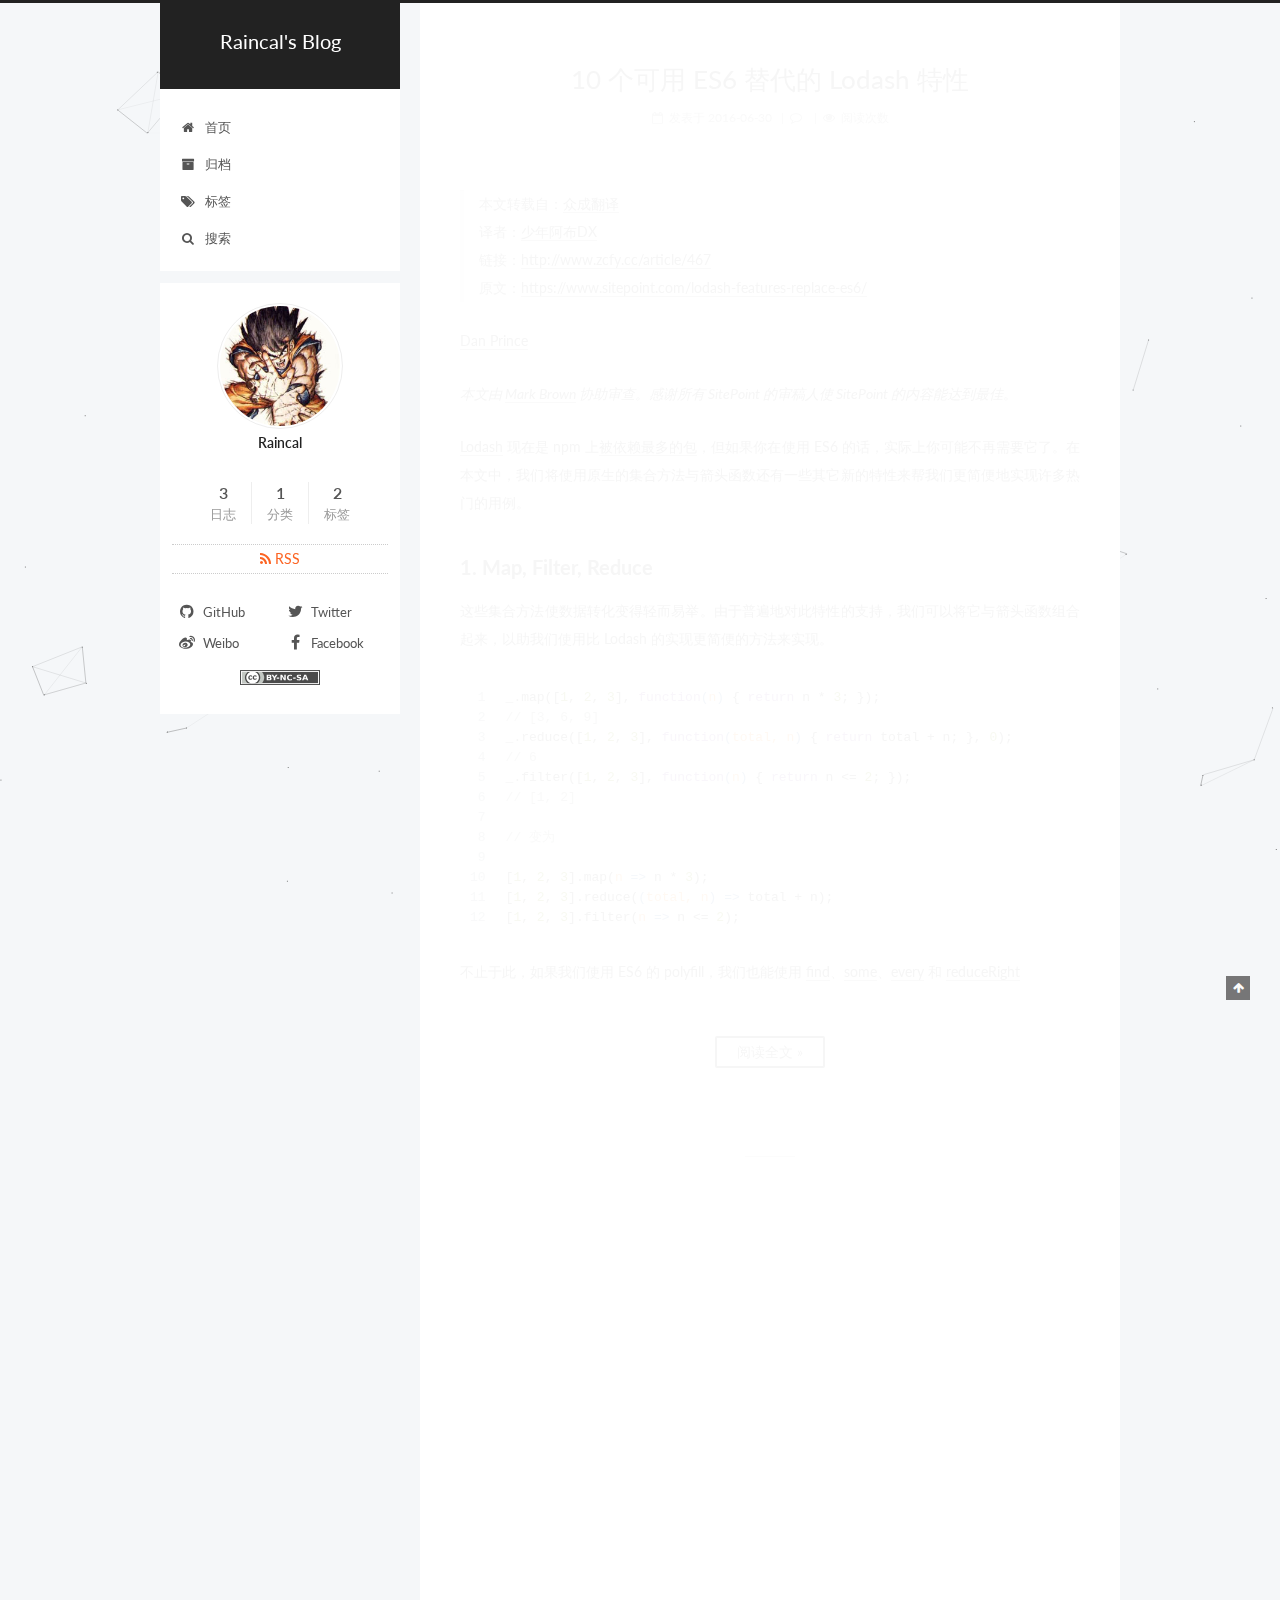
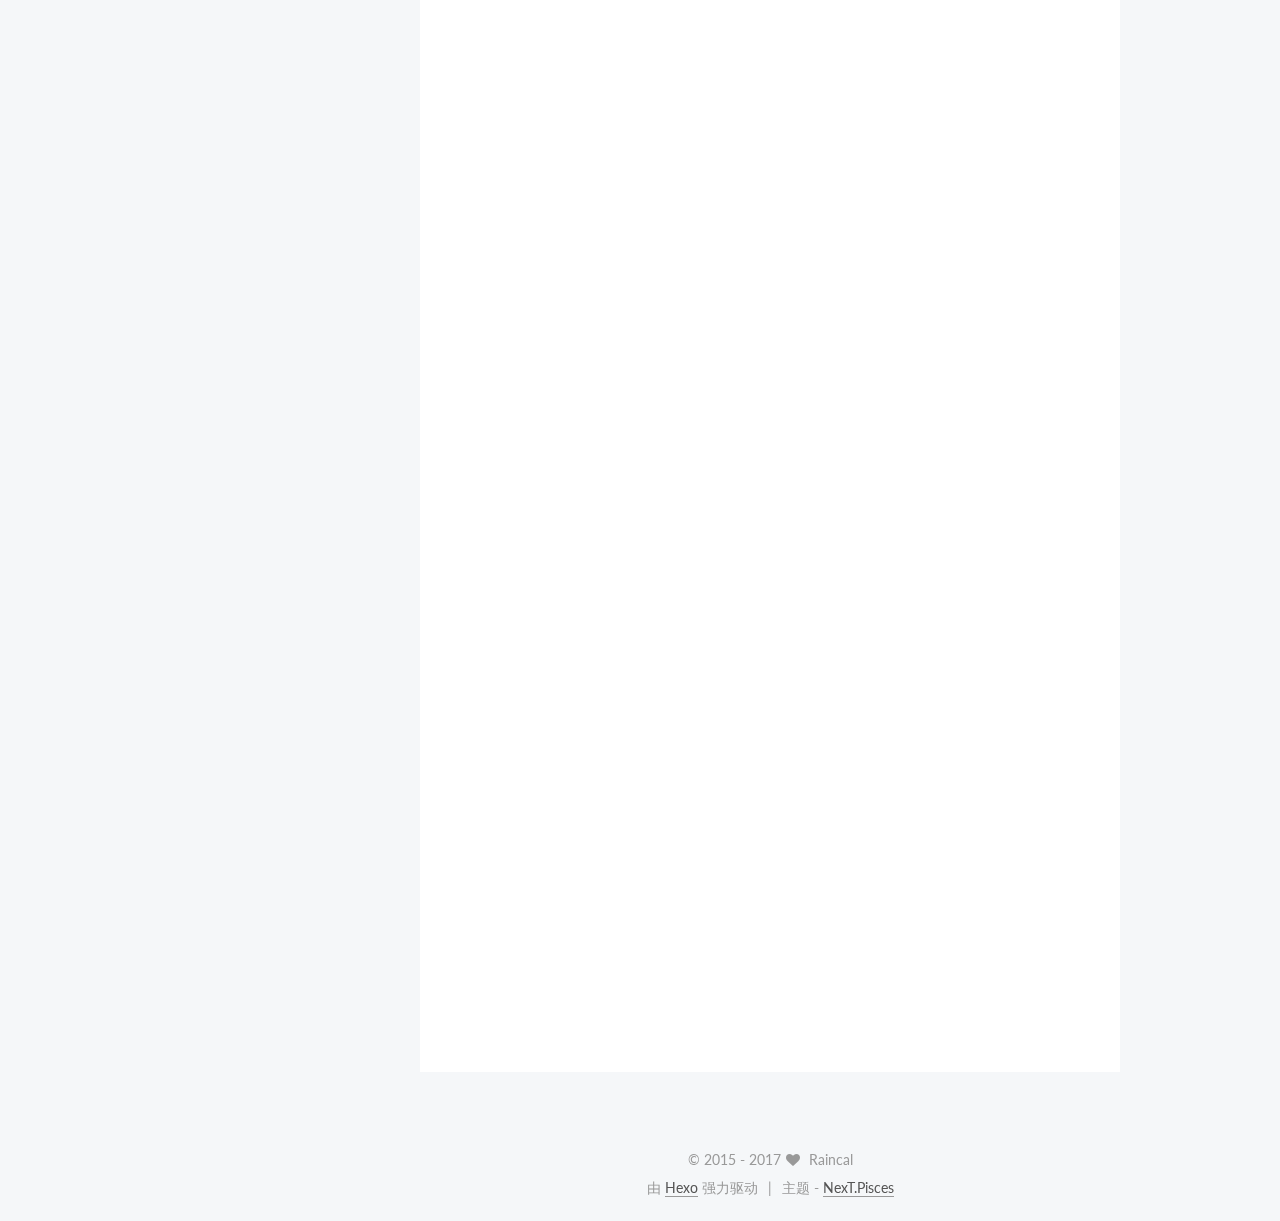
<file: index.html>
<!doctype html><html class="theme-next pisces use-motion" lang="zh-Hans"><head><meta charset="UTF-8"><meta http-equiv="X-UA-Compatible" content="IE=edge"><meta name="viewport" content="width=device-width,initial-scale=1,maximum-scale=1"><meta http-equiv="Cache-Control" content="no-transform"><meta http-equiv="Cache-Control" content="no-siteapp"><link href="/lib/fancybox/source/jquery.fancybox.css?v=2.1.5" rel="stylesheet" type="text/css"><link href="//fonts.googleapis.com/css?family=Lato:300,300italic,400,400italic,700,700italic&subset=latin,latin-ext" rel="stylesheet" type="text/css"><link href="/lib/font-awesome/css/font-awesome.min.css?v=4.6.2" rel="stylesheet" type="text/css"><link href="/css/main.css?v=5.1.0" rel="stylesheet" type="text/css"><meta name="keywords" content="Raincal, Blog"><link rel="alternate" href="/atom.xml" title="Raincal's Blog" type="application/atom+xml"><link rel="shortcut icon" type="image/x-icon" href="/favicon.ico?v=5.1.0"><meta property="og:type" content="website"><meta property="og:title" content="Raincal's Blog"><meta property="og:url" content="https://raincal.top/index.html"><meta property="og:site_name" content="Raincal's Blog"><meta name="twitter:card" content="summary"><meta name="twitter:title" content="Raincal's Blog"><script type="text/javascript" id="hexo.configurations">var NexT=window.NexT||{},CONFIG={root:"/",scheme:"Pisces",sidebar:{position:"left",display:"post",offset:12,offset_float:0,b2t:!1,scrollpercent:!1},fancybox:!0,motion:!0,duoshuo:{userId:"0",author:"博主"},algolia:{applicationID:"",apiKey:"",indexName:"",hits:{per_page:10},labels:{input_placeholder:"Search for Posts",hits_empty:"We didn't find any results for the search: ${query}",hits_stats:"${hits} results found in ${time} ms"}}}</script><link rel="canonical" href="https://raincal.top/"><title> Raincal's Blog</title></head><body itemscope itemtype="http://schema.org/WebPage" lang="zh-Hans"><script>!function(e,t,a,n,c,o,s){e.GoogleAnalyticsObject=c,e[c]=e[c]||function(){(e[c].q=e[c].q||[]).push(arguments)},e[c].l=1*new Date,o=t.createElement(a),s=t.getElementsByTagName(a)[0],o.async=1,o.src="https://www.google-analytics.com/analytics.js",s.parentNode.insertBefore(o,s)}(window,document,"script",0,"ga"),ga("create","UA-89637345-1","auto"),ga("send","pageview")</script><script type="text/javascript">var _hmt=_hmt||[];!function(){var e=document.createElement("script");e.src="https://hm.baidu.com/hm.js?ab32a36a8e64e608dee4c469464c689c";var t=document.getElementsByTagName("script")[0];t.parentNode.insertBefore(e,t)}()</script><div class="container sidebar-position-left page-home"><div class="headband"></div><header id="header" class="header" itemscope itemtype="http://schema.org/WPHeader"><div class="header-inner"><div class="site-brand-wrapper"><div class="site-meta"><div class="custom-logo-site-title"><a href="/" class="brand" rel="start"><span class="logo-line-before"><i></i></span> <span class="site-title">Raincal's Blog</span><span class="logo-line-after"><i></i></span></a></div><p class="site-subtitle"></p></div><div class="site-nav-toggle"> <button><span class="btn-bar"></span><span class="btn-bar"></span><span class="btn-bar"></span></button></div></div><nav class="site-nav"><ul id="menu" class="menu"><li class="menu-item menu-item-home"><a href="/" rel="section"><i class="menu-item-icon fa fa-fw fa-home"></i><br> 首页</a></li><li class="menu-item menu-item-archives"><a href="/archives" rel="section"><i class="menu-item-icon fa fa-fw fa-archive"></i><br> 归档</a></li><li class="menu-item menu-item-tags"><a href="/tags" rel="section"><i class="menu-item-icon fa fa-fw fa-tags"></i><br> 标签</a></li><li class="menu-item menu-item-search"><a href="javascript:;" class="st-search-show-outputs"><i class="menu-item-icon fa fa-search fa-fw"></i><br> 搜索</a></li></ul><div class="site-search"><form class="site-search-form"> <input type="text" id="st-search-input" class="st-search-input st-default-search-input"></form><script type="text/javascript">!function(t,e,n,s,c,i,a){t.SwiftypeObject=c,t[c]=t[c]||function(){(t[c].q=t[c].q||[]).push(arguments)},i=e.createElement(n),a=e.getElementsByTagName(n)[0],i.async=1,i.src="//s.swiftypecdn.com/install/v2/st.js",a.parentNode.insertBefore(i,a)}(window,document,"script",0,"_st"),_st("install","12f9CrnGN_2kkb_83wqh","2.0.0")</script></div></nav></div></header><main id="main" class="main"><div class="main-inner"><div class="content-wrap"><div id="content" class="content"><section id="posts" class="posts-expand"><article class="post post-type-normal" itemscope itemtype="http://schema.org/Article"><link itemprop="mainEntityOfPage" href="https://raincal.top/2016/06/30/lodash/"><span hidden itemprop="author" itemscope itemtype="http://schema.org/Person"><meta itemprop="name" content="Raincal"><meta itemprop="description" content=""><meta itemprop="image" content="/images/avatar.jpg"></span><span hidden itemprop="publisher" itemscope itemtype="http://schema.org/Organization"><meta itemprop="name" content="Raincal's Blog"></span><header class="post-header"><h1 class="post-title" itemprop="name headline"> <a class="post-title-link" href="/2016/06/30/lodash/" itemprop="url">10 个可用 ES6 替代的 Lodash 特性</a></h1><div class="post-meta"><span class="post-time"><span class="post-meta-item-icon"><i class="fa fa-calendar-o"></i></span> <span class="post-meta-item-text">发表于</span> <time title="创建于" itemprop="dateCreated datePublished" datetime="2016-06-30T21:02:10+08:00">2016-06-30</time></span> <span class="post-comments-count"><span class="post-meta-divider">|</span><span class="post-meta-item-icon"><i class="fa fa-comment-o"></i></span><a href="/2016/06/30/lodash/#comments" itemprop="discussionUrl"><span class="post-comments-count disqus-comment-count" data-disqus-identifier="2016/06/30/lodash/" itemprop="commentCount"></span></a></span> <span id="/2016/06/30/lodash/" class="leancloud_visitors" data-flag-title="10 个可用 ES6 替代的 Lodash 特性"><span class="post-meta-divider">|</span><span class="post-meta-item-icon"><i class="fa fa-eye"></i></span> <span class="post-meta-item-text">阅读次数</span><span class="leancloud-visitors-count"></span></span></div></header><div class="post-body" itemprop="articleBody"><blockquote><p>本文转载自：<a href="http://www.zcfy.cc">众成翻译</a><br>译者：<a href="http://www.zcfy.cc/@shawndai06">少年阿布DX</a><br>链接：<a href="http://www.zcfy.cc/article/467">http://www.zcfy.cc/article/467</a><br>原文：<a href="https://www.sitepoint.com/lodash-features-replace-es6/">https://www.sitepoint.com/lodash-features-replace-es6/</a></p></blockquote><p><a href="https://www.sitepoint.com/author/dprince/">Dan Prince</a></p><p><em>本文由 <a href="https://www.sitepoint.com/author/mbrown">Mark Brown</a> 协助审查。感谢所有 SitePoint 的审稿人使 SitePoint 的内容能达到最佳</em>。</p><p><a href="https://lodash.com/">Lodash</a> 现在是 npm 上<a href="https://www.npmjs.com/browse/depended">被依赖最多的包</a>，但如果你在使用 ES6 的话，实际上你可能不再需要它了。在本文中，我们将使用原生的集合方法与箭头函数还有一些其它新的特性来帮我们更简便地实现许多热门的用例。</p><h2 id="1-Map-Filter-Reduce"><a href="#1-Map-Filter-Reduce" class="headerlink" title="1. Map, Filter, Reduce"></a>1. Map, Filter, Reduce</h2><p>这些集合方法使数据转化变得轻而易举。由于普遍地对此特性的支持，我们可以将它与箭头函数组合起来，以助我们使用比 Lodash 的实现更简便的方法来实现。</p><figure class="highlight javascript"><table><tr><td class="gutter"><pre><div class="line">1</div><div class="line">2</div><div class="line">3</div><div class="line">4</div><div class="line">5</div><div class="line">6</div><div class="line">7</div><div class="line">8</div><div class="line">9</div><div class="line">10</div><div class="line">11</div><div class="line">12</div></pre></td><td class="code"><pre><div class="line">_.map([<span class="number">1</span>, <span class="number">2</span>, <span class="number">3</span>], <span class="function"><span class="keyword">function</span>(<span class="params">n</span>) </span>&#123; <span class="keyword">return</span> n * <span class="number">3</span>; &#125;);</div><div class="line"><span class="comment">// [3, 6, 9]</span></div><div class="line">_.reduce([<span class="number">1</span>, <span class="number">2</span>, <span class="number">3</span>], <span class="function"><span class="keyword">function</span>(<span class="params">total, n</span>) </span>&#123; <span class="keyword">return</span> total + n; &#125;, <span class="number">0</span>);</div><div class="line"><span class="comment">// 6</span></div><div class="line">_.filter([<span class="number">1</span>, <span class="number">2</span>, <span class="number">3</span>], <span class="function"><span class="keyword">function</span>(<span class="params">n</span>) </span>&#123; <span class="keyword">return</span> n &lt;= <span class="number">2</span>; &#125;);</div><div class="line"><span class="comment">// [1, 2]</span></div><div class="line"></div><div class="line"><span class="comment">// 变为</span></div><div class="line"></div><div class="line">[<span class="number">1</span>, <span class="number">2</span>, <span class="number">3</span>].map(<span class="function"><span class="params">n</span> =&gt;</span> n * <span class="number">3</span>);</div><div class="line">[<span class="number">1</span>, <span class="number">2</span>, <span class="number">3</span>].reduce(<span class="function">(<span class="params">total, n</span>) =&gt;</span> total + n);</div><div class="line">[<span class="number">1</span>, <span class="number">2</span>, <span class="number">3</span>].filter(<span class="function"><span class="params">n</span> =&gt;</span> n &lt;= <span class="number">2</span>);</div></pre></td></tr></table></figure><p>不止于此，如果我们使用 ES6 的 polyfill，我们也能使用 <a href="https://developer.mozilla.org/en-US/docs/Web/JavaScript/Reference/Global_Objects/Array/find">find</a>、<a href="https://developer.mozilla.org/en-US/docs/Web/JavaScript/Reference/Global_Objects/Array/some">some</a>、<a href="https://developer.mozilla.org/en-US/docs/Web/JavaScript/Reference/Global_Objects/Array/every">every</a> 和 <a href="https://developer.mozilla.org/en-US/docs/Web/JavaScript/Reference/Global_Objects/Array/reduceRight">reduceRight</a></p><div class="post-button text-center"> <a class="btn" href="/2016/06/30/lodash/#more" rel="contents">阅读全文 &raquo;</a></div></div><div></div><div></div><div></div><footer class="post-footer"><div class="post-eof"></div></footer></article><article class="post post-type-normal" itemscope itemtype="http://schema.org/Article"><link itemprop="mainEntityOfPage" href="https://raincal.top/2015/07/10/mongoDB常用命令/"><span hidden itemprop="author" itemscope itemtype="http://schema.org/Person"><meta itemprop="name" content="Raincal"><meta itemprop="description" content=""><meta itemprop="image" content="/images/avatar.jpg"></span><span hidden itemprop="publisher" itemscope itemtype="http://schema.org/Organization"><meta itemprop="name" content="Raincal's Blog"></span><header class="post-header"><h1 class="post-title" itemprop="name headline"> <a class="post-title-link" href="/2015/07/10/mongoDB常用命令/" itemprop="url">mongoDB常用命令</a></h1><div class="post-meta"><span class="post-time"><span class="post-meta-item-icon"><i class="fa fa-calendar-o"></i></span> <span class="post-meta-item-text">发表于</span> <time title="创建于" itemprop="dateCreated datePublished" datetime="2015-07-10T16:47:56+08:00">2015-07-10</time></span> <span class="post-category"><span class="post-meta-divider">|</span><span class="post-meta-item-icon"><i class="fa fa-folder-o"></i></span> <span class="post-meta-item-text">分类于</span> <span itemprop="about" itemscope itemtype="http://schema.org/Thing"><a href="/categories/mongoDB/" itemprop="url" rel="index"><span itemprop="name">mongoDB</span></a></span></span> <span class="post-comments-count"><span class="post-meta-divider">|</span><span class="post-meta-item-icon"><i class="fa fa-comment-o"></i></span><a href="/2015/07/10/mongoDB常用命令/#comments" itemprop="discussionUrl"><span class="post-comments-count disqus-comment-count" data-disqus-identifier="2015/07/10/mongoDB常用命令/" itemprop="commentCount"></span></a></span> <span id="/2015/07/10/mongoDB常用命令/" class="leancloud_visitors" data-flag-title="mongoDB常用命令"><span class="post-meta-divider">|</span><span class="post-meta-item-icon"><i class="fa fa-eye"></i></span> <span class="post-meta-item-text">阅读次数</span><span class="leancloud-visitors-count"></span></span></div></header><div class="post-body" itemprop="articleBody"><h1 id="安装"><a href="#安装" class="headerlink" title="安装"></a>安装</h1><p><a href="https://www.mongodb.org/">mongoDB官网</a>下载安装（<a href="http://docs.mongodb.org/manual/tutorial/install-mongodb-on-windows/">Windows安装方法</a>）</p><h1 id="基础知识"><a href="#基础知识" class="headerlink" title="基础知识"></a>基础知识</h1><p>集合——对应关系数据库中的表</p><p>文档——对应关系数据库中的行</p><h1 id="启动数据库服务"><a href="#启动数据库服务" class="headerlink" title="启动数据库服务"></a>启动数据库服务</h1><p>定位到安装目录下的bin文件夹里后</p><pre><code>&gt; mongod --dbpath ../data/db
</code></pre><p>如没有<code>data/db</code>文件夹，需先创建，<code>dbpath</code>用于指定数据存放位置</p><div class="post-button text-center"> <a class="btn" href="/2015/07/10/mongoDB常用命令/#more" rel="contents">阅读全文 &raquo;</a></div></div><div></div><div></div><div></div><footer class="post-footer"><div class="post-eof"></div></footer></article><article class="post post-type-normal" itemscope itemtype="http://schema.org/Article"><link itemprop="mainEntityOfPage" href="https://raincal.top/2015/05/09/Mac-OS终端使用subl运行Sublime-Text-3/"><span hidden itemprop="author" itemscope itemtype="http://schema.org/Person"><meta itemprop="name" content="Raincal"><meta itemprop="description" content=""><meta itemprop="image" content="/images/avatar.jpg"></span><span hidden itemprop="publisher" itemscope itemtype="http://schema.org/Organization"><meta itemprop="name" content="Raincal's Blog"></span><header class="post-header"><h1 class="post-title" itemprop="name headline"> <a class="post-title-link" href="/2015/05/09/Mac-OS终端使用subl运行Sublime-Text-3/" itemprop="url">Mac OS终端使用subl运行Sublime Text 3</a></h1><div class="post-meta"><span class="post-time"><span class="post-meta-item-icon"><i class="fa fa-calendar-o"></i></span> <span class="post-meta-item-text">发表于</span> <time title="创建于" itemprop="dateCreated datePublished" datetime="2015-05-09T05:49:56+08:00">2015-05-09</time></span> <span class="post-comments-count"><span class="post-meta-divider">|</span><span class="post-meta-item-icon"><i class="fa fa-comment-o"></i></span><a href="/2015/05/09/Mac-OS终端使用subl运行Sublime-Text-3/#comments" itemprop="discussionUrl"><span class="post-comments-count disqus-comment-count" data-disqus-identifier="2015/05/09/Mac-OS终端使用subl运行Sublime-Text-3/" itemprop="commentCount"></span></a></span> <span id="/2015/05/09/Mac-OS终端使用subl运行Sublime-Text-3/" class="leancloud_visitors" data-flag-title="Mac OS终端使用subl运行Sublime Text 3"><span class="post-meta-divider">|</span><span class="post-meta-item-icon"><i class="fa fa-eye"></i></span> <span class="post-meta-item-text">阅读次数</span><span class="leancloud-visitors-count"></span></span></div></header><div class="post-body" itemprop="articleBody"><p>1.添加link<br></p><figure class="highlight bash"><table><tr><td class="gutter"><pre><div class="line">1</div></pre></td><td class="code"><pre><div class="line">ln <span class="_">-s</span> /Applications/Sublime\ Text.app/Contents/SharedSupport/bin/subl /usr/<span class="built_in">local</span>/bin/subl</div></pre></td></tr></table></figure><p></p><p>2.编辑PATH<br></p><figure class="highlight bash"><table><tr><td class="gutter"><pre><div class="line">1</div></pre></td><td class="code"><pre><div class="line">vim ~/.bash_profile</div></pre></td></tr></table></figure><p></p><p>3.添加PATH<br></p><figure class="highlight bash"><table><tr><td class="gutter"><pre><div class="line">1</div></pre></td><td class="code"><pre><div class="line"><span class="built_in">export</span> PATH=/usr/<span class="built_in">local</span>/bin:<span class="variable">$PATH</span></div></pre></td></tr></table></figure><p></p><figure class="highlight bash"><table><tr><td class="gutter"><pre><div class="line">1</div></pre></td><td class="code"><pre><div class="line">esc -&gt; <span class="built_in">shift</span> + : -&gt; wq保存退出</div></pre></td></tr></table></figure><p>4.应用<br></p><figure class="highlight bash"><table><tr><td class="gutter"><pre><div class="line">1</div></pre></td><td class="code"><pre><div class="line"><span class="built_in">source</span> ~/.bash_profile</div></pre></td></tr></table></figure><p></p></div><div></div><div></div><div></div><footer class="post-footer"><div class="post-eof"></div></footer></article></section></div></div><div class="sidebar-toggle"><div class="sidebar-toggle-line-wrap"><span class="sidebar-toggle-line sidebar-toggle-line-first"></span><span class="sidebar-toggle-line sidebar-toggle-line-middle"></span><span class="sidebar-toggle-line sidebar-toggle-line-last"></span></div></div><aside id="sidebar" class="sidebar"><div class="sidebar-inner"><section class="site-overview sidebar-panel sidebar-panel-active"><div class="site-author motion-element" itemprop="author" itemscope itemtype="http://schema.org/Person"> <img class="site-author-image" itemprop="image" src="/images/avatar.jpg" alt="Raincal"><p class="site-author-name" itemprop="name">Raincal</p><p class="site-description motion-element" itemprop="description"></p></div><nav class="site-state motion-element"><div class="site-state-item site-state-posts"> <a href="/archives"><span class="site-state-item-count">3</span> <span class="site-state-item-name">日志</span></a></div><div class="site-state-item site-state-categories"> <span class="site-state-item-count">1</span> <span class="site-state-item-name">分类</span></div><div class="site-state-item site-state-tags"> <a href="/tags/index.html"><span class="site-state-item-count">2</span> <span class="site-state-item-name">标签</span></a></div></nav><div class="feed-link motion-element"><a href="/atom.xml" rel="alternate"><i class="fa fa-rss"></i> RSS</a></div><div class="links-of-author motion-element"><span class="links-of-author-item"><a href="https://github.com/Raincal" target="_blank" title="GitHub"><i class="fa fa-fw fa-github"></i> GitHub</a></span><span class="links-of-author-item"><a href="https://twitter.com/cyj228" target="_blank" title="Twitter"><i class="fa fa-fw fa-twitter"></i> Twitter</a></span><span class="links-of-author-item"><a href="http://weibo.com/cyj228" target="_blank" title="Weibo"><i class="fa fa-fw fa-weibo"></i> Weibo</a></span><span class="links-of-author-item"><a href="https://www.facebook.com/cyj228" target="_blank" title="Facebook"><i class="fa fa-fw fa-facebook"></i> Facebook</a></span></div><div class="cc-license motion-element" itemprop="license"> <a href="https://creativecommons.org/licenses/by-nc-sa/4.0/" class="cc-opacity" target="_blank"><img src="/images/cc-by-nc-sa.svg" alt="Creative Commons"></a></div></section></div></aside></div></main><footer id="footer" class="footer"><div class="footer-inner"><div class="copyright"> &copy; 2015 - <span itemprop="copyrightYear">2017</span><span class="with-love"><i class="fa fa-heart"></i></span> <span class="author" itemprop="copyrightHolder">Raincal</span></div><div class="powered-by"> 由 <a class="theme-link" href="https://hexo.io">Hexo</a> 强力驱动</div><div class="theme-info"> 主题 - <a class="theme-link" href="https://github.com/iissnan/hexo-theme-next">NexT.Pisces</a></div></div></footer><div class="back-to-top"><i class="fa fa-arrow-up"></i></div></div><script type="text/javascript">"[object Function]"!==Object.prototype.toString.call(window.Promise)&&(window.Promise=null)</script><script type="text/javascript" src="/lib/jquery/index.js?v=2.1.3"></script><script type="text/javascript" src="/lib/fastclick/lib/fastclick.min.js?v=1.0.6"></script><script type="text/javascript" src="/lib/jquery_lazyload/jquery.lazyload.js?v=1.9.7"></script><script type="text/javascript" src="/lib/velocity/velocity.min.js?v=1.2.1"></script><script type="text/javascript" src="/lib/velocity/velocity.ui.min.js?v=1.2.1"></script><script type="text/javascript" src="/lib/fancybox/source/jquery.fancybox.pack.js?v=2.1.5"></script><script type="text/javascript" src="/lib/canvas-nest/canvas-nest.min.js"></script><script type="text/javascript" src="/js/src/utils.js?v=5.1.0"></script><script type="text/javascript" src="/js/src/motion.js?v=5.1.0"></script><script type="text/javascript" src="/js/src/affix.js?v=5.1.0"></script><script type="text/javascript" src="/js/src/schemes/pisces.js?v=5.1.0"></script><script type="text/javascript" src="/js/src/bootstrap.js?v=5.1.0"></script><script id="dsq-count-scr" src="https://raincal.disqus.com/count.js" async></script><script src="https://cdn1.lncld.net/static/js/av-core-mini-0.6.1.js"></script><script>AV.initialize("xDCefA9EsTVuN1A9rHMfI8CG-gzGzoHsz","TgK8LqquaVhiY6lmrw6U8zcW")</script><script>function showTime(e){var t=new AV.Query(e),n=[],o=$(".leancloud_visitors");o.each(function(){n.push($(this).attr("id").trim())}),t.containedIn("url",n),t.find().done(function(e){if(0===e.length)return void o.find(".leancloud-visitors-count").text(0);for(var t=0;t<e.length;t++){var i=e[t],s=i.get("url"),r=i.get("time"),l=document.getElementById(s);$(l).find(".leancloud-visitors-count").text(r)}for(var t=0;t<n.length;t++){var s=n[t],l=document.getElementById(s),c=$(l).find(".leancloud-visitors-count");""==c.text()&&c.text(0)}}).fail(function(e,t){console.log("Error: "+t.code+" "+t.message)})}function addCount(e){var t=$(".leancloud_visitors"),n=t.attr("id").trim(),o=t.attr("data-flag-title").trim(),i=new AV.Query(e);i.equalTo("url",n),i.find({success:function(t){if(t.length>0){var i=t[0];i.fetchWhenSave(!0),i.increment("time"),i.save(null,{success:function(e){$(document.getElementById(n)).find(".leancloud-visitors-count").text(e.get("time"))},error:function(e,t){console.log("Failed to save Visitor num, with error message: "+t.message)}})}else{var s=new e,r=new AV.ACL;r.setPublicReadAccess(!0),r.setPublicWriteAccess(!0),s.setACL(r),s.set("title",o),s.set("url",n),s.set("time",1),s.save(null,{success:function(e){$(document.getElementById(n)).find(".leancloud-visitors-count").text(e.get("time"))},error:function(e,t){console.log("Failed to create")}})}},error:function(e){console.log("Error:"+e.code+" "+e.message)}})}$(function(){var e=AV.Object.extend("Counter");1==$(".leancloud_visitors").length?addCount(e):$(".post-title-link").length>1&&showTime(e)})</script><script type="text/javascript" src="/js/src/love.js"></script></body></html>
</file>
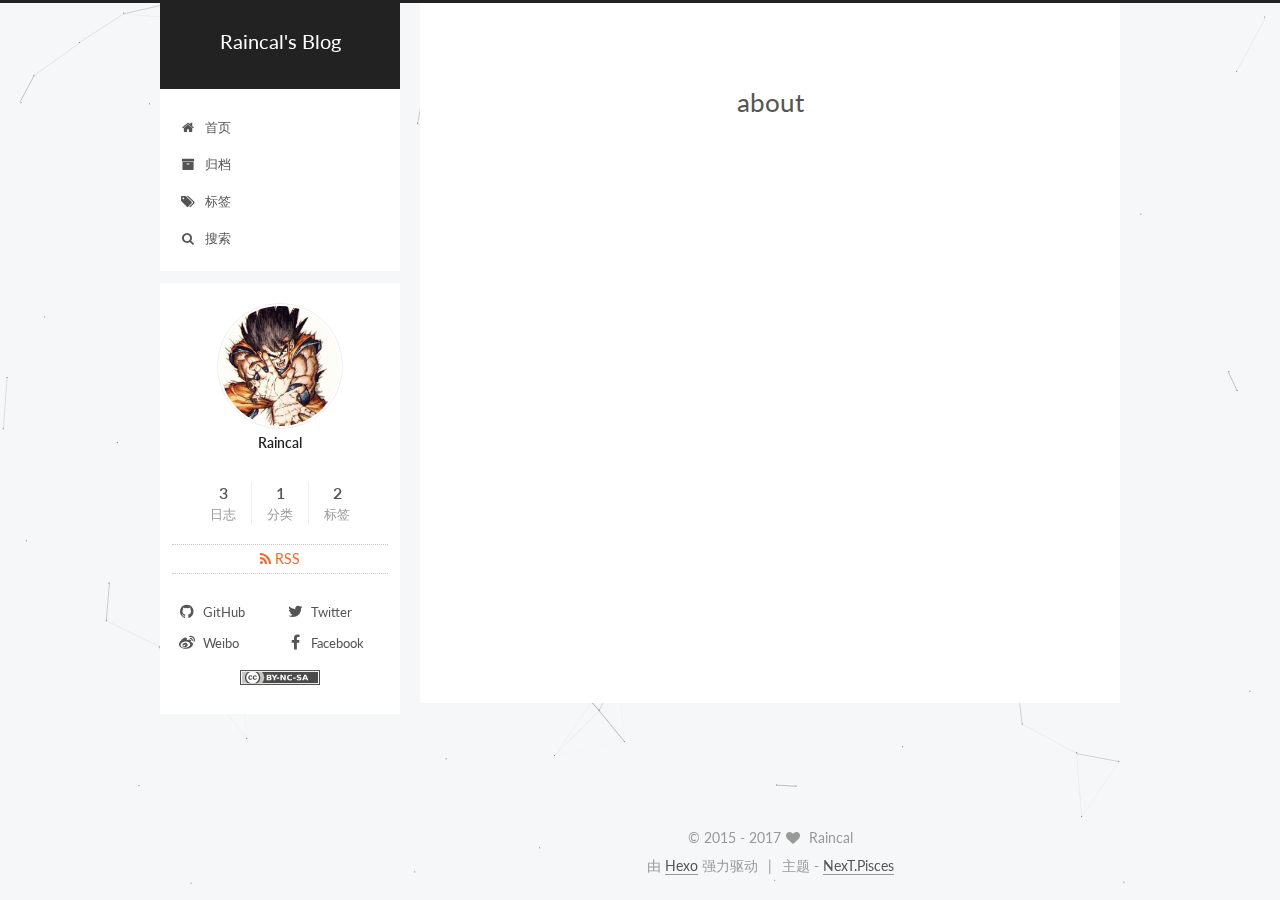
<file: about/index.html>
<!doctype html><html class="theme-next pisces use-motion" lang="zh-Hans"><head><meta charset="UTF-8"><meta http-equiv="X-UA-Compatible" content="IE=edge"><meta name="viewport" content="width=device-width,initial-scale=1,maximum-scale=1"><meta http-equiv="Cache-Control" content="no-transform"><meta http-equiv="Cache-Control" content="no-siteapp"><link href="/lib/fancybox/source/jquery.fancybox.css?v=2.1.5" rel="stylesheet" type="text/css"><link href="//fonts.googleapis.com/css?family=Lato:300,300italic,400,400italic,700,700italic&subset=latin,latin-ext" rel="stylesheet" type="text/css"><link href="/lib/font-awesome/css/font-awesome.min.css?v=4.6.2" rel="stylesheet" type="text/css"><link href="/css/main.css?v=5.1.0" rel="stylesheet" type="text/css"><meta name="keywords" content="Raincal, Blog"><link rel="alternate" href="/atom.xml" title="Raincal's Blog" type="application/atom+xml"><link rel="shortcut icon" type="image/x-icon" href="/favicon.ico?v=5.1.0"><meta property="og:type" content="website"><meta property="og:title" content="about"><meta property="og:url" content="https://raincal.top/about/index.html"><meta property="og:site_name" content="Raincal's Blog"><meta property="og:updated_time" content="2016-04-21T07:12:39.000Z"><meta name="twitter:card" content="summary"><meta name="twitter:title" content="about"><script type="text/javascript" id="hexo.configurations">var NexT=window.NexT||{},CONFIG={root:"/",scheme:"Pisces",sidebar:{position:"left",display:"post",offset:12,offset_float:0,b2t:!1,scrollpercent:!1},fancybox:!0,motion:!0,duoshuo:{userId:"0",author:"博主"},algolia:{applicationID:"",apiKey:"",indexName:"",hits:{per_page:10},labels:{input_placeholder:"Search for Posts",hits_empty:"We didn't find any results for the search: ${query}",hits_stats:"${hits} results found in ${time} ms"}}}</script><link rel="canonical" href="https://raincal.top/about/"><title> about | Raincal's Blog</title></head><body itemscope itemtype="http://schema.org/WebPage" lang="zh-Hans"><script>!function(e,t,a,n,c,o,s){e.GoogleAnalyticsObject=c,e[c]=e[c]||function(){(e[c].q=e[c].q||[]).push(arguments)},e[c].l=1*new Date,o=t.createElement(a),s=t.getElementsByTagName(a)[0],o.async=1,o.src="https://www.google-analytics.com/analytics.js",s.parentNode.insertBefore(o,s)}(window,document,"script",0,"ga"),ga("create","UA-89637345-1","auto"),ga("send","pageview")</script><script type="text/javascript">var _hmt=_hmt||[];!function(){var e=document.createElement("script");e.src="https://hm.baidu.com/hm.js?ab32a36a8e64e608dee4c469464c689c";var t=document.getElementsByTagName("script")[0];t.parentNode.insertBefore(e,t)}()</script><div class="container sidebar-position-left"><div class="headband"></div><header id="header" class="header" itemscope itemtype="http://schema.org/WPHeader"><div class="header-inner"><div class="site-brand-wrapper"><div class="site-meta"><div class="custom-logo-site-title"><a href="/" class="brand" rel="start"><span class="logo-line-before"><i></i></span> <span class="site-title">Raincal's Blog</span><span class="logo-line-after"><i></i></span></a></div><p class="site-subtitle"></p></div><div class="site-nav-toggle"> <button><span class="btn-bar"></span><span class="btn-bar"></span><span class="btn-bar"></span></button></div></div><nav class="site-nav"><ul id="menu" class="menu"><li class="menu-item menu-item-home"><a href="/" rel="section"><i class="menu-item-icon fa fa-fw fa-home"></i><br> 首页</a></li><li class="menu-item menu-item-archives"><a href="/archives" rel="section"><i class="menu-item-icon fa fa-fw fa-archive"></i><br> 归档</a></li><li class="menu-item menu-item-tags"><a href="/tags" rel="section"><i class="menu-item-icon fa fa-fw fa-tags"></i><br> 标签</a></li><li class="menu-item menu-item-search"><a href="javascript:;" class="st-search-show-outputs"><i class="menu-item-icon fa fa-search fa-fw"></i><br> 搜索</a></li></ul><div class="site-search"><form class="site-search-form"> <input type="text" id="st-search-input" class="st-search-input st-default-search-input"></form><script type="text/javascript">!function(t,e,n,s,c,i,a){t.SwiftypeObject=c,t[c]=t[c]||function(){(t[c].q=t[c].q||[]).push(arguments)},i=e.createElement(n),a=e.getElementsByTagName(n)[0],i.async=1,i.src="//s.swiftypecdn.com/install/v2/st.js",a.parentNode.insertBefore(i,a)}(window,document,"script",0,"_st"),_st("install","12f9CrnGN_2kkb_83wqh","2.0.0")</script></div></nav></div></header><main id="main" class="main"><div class="main-inner"><div class="content-wrap"><div id="content" class="content"><div id="posts" class="posts-expand"><header class="post-header"><h1 class="post-title" itemprop="name headline">about</h1></header></div></div><div class="comments" id="comments"><div id="disqus_thread"><noscript> Please enable JavaScript to view the <a href="https://disqus.com/?ref_noscript">comments powered by Disqus.</a></noscript></div></div></div><div class="sidebar-toggle"><div class="sidebar-toggle-line-wrap"><span class="sidebar-toggle-line sidebar-toggle-line-first"></span><span class="sidebar-toggle-line sidebar-toggle-line-middle"></span><span class="sidebar-toggle-line sidebar-toggle-line-last"></span></div></div><aside id="sidebar" class="sidebar"><div class="sidebar-inner"><section class="site-overview sidebar-panel sidebar-panel-active"><div class="site-author motion-element" itemprop="author" itemscope itemtype="http://schema.org/Person"> <img class="site-author-image" itemprop="image" src="/images/avatar.jpg" alt="Raincal"><p class="site-author-name" itemprop="name">Raincal</p><p class="site-description motion-element" itemprop="description"></p></div><nav class="site-state motion-element"><div class="site-state-item site-state-posts"> <a href="/archives"><span class="site-state-item-count">3</span> <span class="site-state-item-name">日志</span></a></div><div class="site-state-item site-state-categories"> <span class="site-state-item-count">1</span> <span class="site-state-item-name">分类</span></div><div class="site-state-item site-state-tags"> <a href="/tags/index.html"><span class="site-state-item-count">2</span> <span class="site-state-item-name">标签</span></a></div></nav><div class="feed-link motion-element"><a href="/atom.xml" rel="alternate"><i class="fa fa-rss"></i> RSS</a></div><div class="links-of-author motion-element"><span class="links-of-author-item"><a href="https://github.com/Raincal" target="_blank" title="GitHub"><i class="fa fa-fw fa-github"></i> GitHub</a></span><span class="links-of-author-item"><a href="https://twitter.com/cyj228" target="_blank" title="Twitter"><i class="fa fa-fw fa-twitter"></i> Twitter</a></span><span class="links-of-author-item"><a href="http://weibo.com/cyj228" target="_blank" title="Weibo"><i class="fa fa-fw fa-weibo"></i> Weibo</a></span><span class="links-of-author-item"><a href="https://www.facebook.com/cyj228" target="_blank" title="Facebook"><i class="fa fa-fw fa-facebook"></i> Facebook</a></span></div><div class="cc-license motion-element" itemprop="license"> <a href="https://creativecommons.org/licenses/by-nc-sa/4.0/" class="cc-opacity" target="_blank"><img src="/images/cc-by-nc-sa.svg" alt="Creative Commons"></a></div></section></div></aside></div></main><footer id="footer" class="footer"><div class="footer-inner"><div class="copyright"> &copy; 2015 - <span itemprop="copyrightYear">2017</span><span class="with-love"><i class="fa fa-heart"></i></span> <span class="author" itemprop="copyrightHolder">Raincal</span></div><div class="powered-by"> 由 <a class="theme-link" href="https://hexo.io">Hexo</a> 强力驱动</div><div class="theme-info"> 主题 - <a class="theme-link" href="https://github.com/iissnan/hexo-theme-next">NexT.Pisces</a></div></div></footer><div class="back-to-top"><i class="fa fa-arrow-up"></i></div></div><script type="text/javascript">"[object Function]"!==Object.prototype.toString.call(window.Promise)&&(window.Promise=null)</script><script type="text/javascript" src="/lib/jquery/index.js?v=2.1.3"></script><script type="text/javascript" src="/lib/fastclick/lib/fastclick.min.js?v=1.0.6"></script><script type="text/javascript" src="/lib/jquery_lazyload/jquery.lazyload.js?v=1.9.7"></script><script type="text/javascript" src="/lib/velocity/velocity.min.js?v=1.2.1"></script><script type="text/javascript" src="/lib/velocity/velocity.ui.min.js?v=1.2.1"></script><script type="text/javascript" src="/lib/fancybox/source/jquery.fancybox.pack.js?v=2.1.5"></script><script type="text/javascript" src="/lib/canvas-nest/canvas-nest.min.js"></script><script type="text/javascript" src="/js/src/utils.js?v=5.1.0"></script><script type="text/javascript" src="/js/src/motion.js?v=5.1.0"></script><script type="text/javascript" src="/js/src/affix.js?v=5.1.0"></script><script type="text/javascript" src="/js/src/schemes/pisces.js?v=5.1.0"></script><script type="text/javascript" src="/js/src/bootstrap.js?v=5.1.0"></script><script id="dsq-count-scr" src="https://raincal.disqus.com/count.js" async></script><script type="text/javascript">var disqus_config=function(){this.page.url="https://raincal.top/about/index.html",this.page.identifier="about/index.html",this.page.title="about"},d=document,s=d.createElement("script");s.src="https://raincal.disqus.com/embed.js",s.setAttribute("data-timestamp",""+ +new Date),(d.head||d.body).appendChild(s)</script><script src="https://cdn1.lncld.net/static/js/av-core-mini-0.6.1.js"></script><script>AV.initialize("xDCefA9EsTVuN1A9rHMfI8CG-gzGzoHsz","TgK8LqquaVhiY6lmrw6U8zcW")</script><script>function showTime(e){var t=new AV.Query(e),n=[],o=$(".leancloud_visitors");o.each(function(){n.push($(this).attr("id").trim())}),t.containedIn("url",n),t.find().done(function(e){if(0===e.length)return void o.find(".leancloud-visitors-count").text(0);for(var t=0;t<e.length;t++){var i=e[t],s=i.get("url"),r=i.get("time"),l=document.getElementById(s);$(l).find(".leancloud-visitors-count").text(r)}for(var t=0;t<n.length;t++){var s=n[t],l=document.getElementById(s),c=$(l).find(".leancloud-visitors-count");""==c.text()&&c.text(0)}}).fail(function(e,t){console.log("Error: "+t.code+" "+t.message)})}function addCount(e){var t=$(".leancloud_visitors"),n=t.attr("id").trim(),o=t.attr("data-flag-title").trim(),i=new AV.Query(e);i.equalTo("url",n),i.find({success:function(t){if(t.length>0){var i=t[0];i.fetchWhenSave(!0),i.increment("time"),i.save(null,{success:function(e){$(document.getElementById(n)).find(".leancloud-visitors-count").text(e.get("time"))},error:function(e,t){console.log("Failed to save Visitor num, with error message: "+t.message)}})}else{var s=new e,r=new AV.ACL;r.setPublicReadAccess(!0),r.setPublicWriteAccess(!0),s.setACL(r),s.set("title",o),s.set("url",n),s.set("time",1),s.save(null,{success:function(e){$(document.getElementById(n)).find(".leancloud-visitors-count").text(e.get("time"))},error:function(e,t){console.log("Failed to create")}})}},error:function(e){console.log("Error:"+e.code+" "+e.message)}})}$(function(){var e=AV.Object.extend("Counter");1==$(".leancloud_visitors").length?addCount(e):$(".post-title-link").length>1&&showTime(e)})</script><script type="text/javascript" src="/js/src/love.js"></script></body></html>
</file>
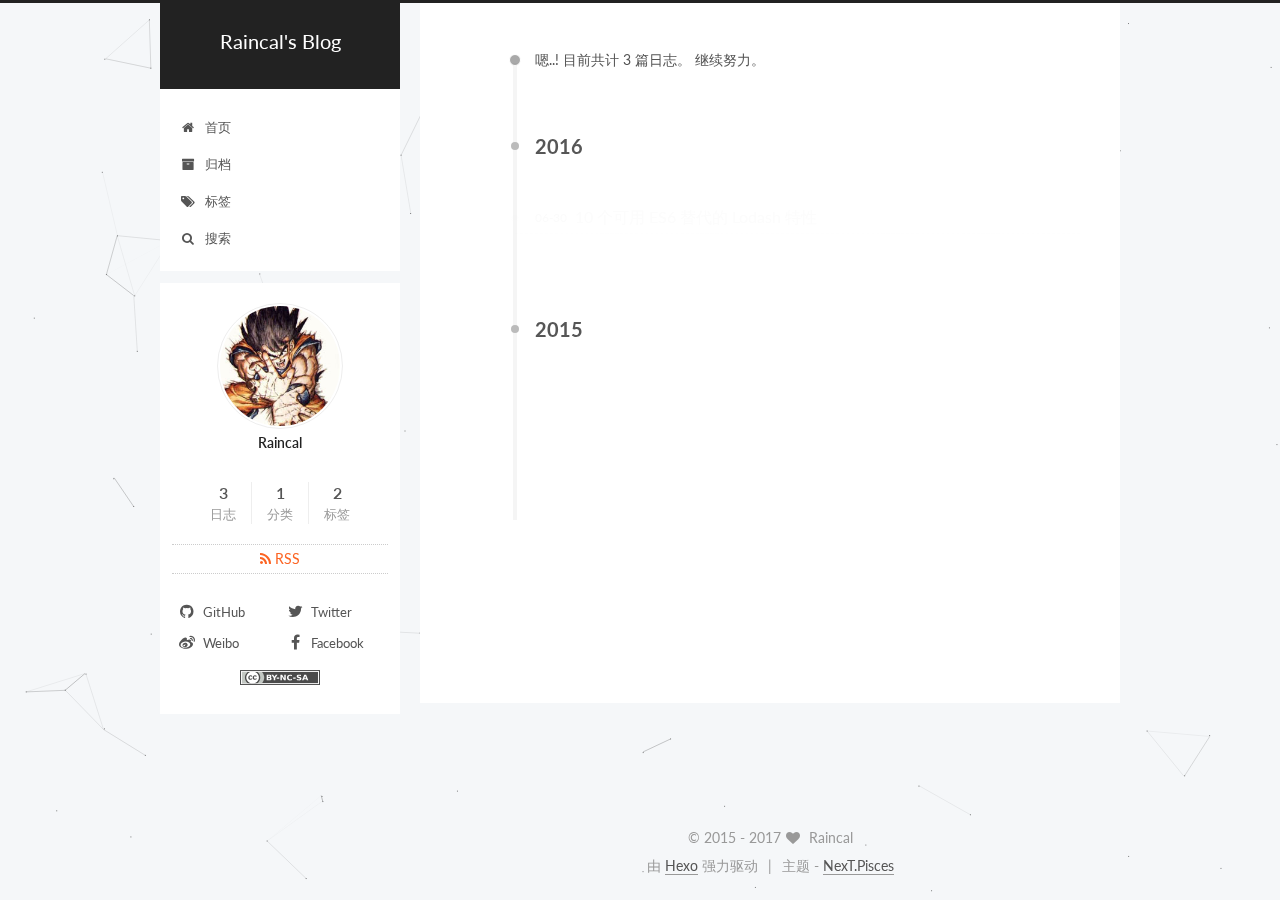
<file: archives/index.html>
<!doctype html><html class="theme-next pisces use-motion" lang="zh-Hans"><head><meta charset="UTF-8"><meta http-equiv="X-UA-Compatible" content="IE=edge"><meta name="viewport" content="width=device-width,initial-scale=1,maximum-scale=1"><meta http-equiv="Cache-Control" content="no-transform"><meta http-equiv="Cache-Control" content="no-siteapp"><link href="/lib/fancybox/source/jquery.fancybox.css?v=2.1.5" rel="stylesheet" type="text/css"><link href="//fonts.googleapis.com/css?family=Lato:300,300italic,400,400italic,700,700italic&subset=latin,latin-ext" rel="stylesheet" type="text/css"><link href="/lib/font-awesome/css/font-awesome.min.css?v=4.6.2" rel="stylesheet" type="text/css"><link href="/css/main.css?v=5.1.0" rel="stylesheet" type="text/css"><meta name="keywords" content="Raincal, Blog"><link rel="alternate" href="/atom.xml" title="Raincal's Blog" type="application/atom+xml"><link rel="shortcut icon" type="image/x-icon" href="/favicon.ico?v=5.1.0"><meta property="og:type" content="website"><meta property="og:title" content="Raincal's Blog"><meta property="og:url" content="https://raincal.top/archives/index.html"><meta property="og:site_name" content="Raincal's Blog"><meta name="twitter:card" content="summary"><meta name="twitter:title" content="Raincal's Blog"><script type="text/javascript" id="hexo.configurations">var NexT=window.NexT||{},CONFIG={root:"/",scheme:"Pisces",sidebar:{position:"left",display:"post",offset:12,offset_float:0,b2t:!1,scrollpercent:!1},fancybox:!0,motion:!0,duoshuo:{userId:"0",author:"博主"},algolia:{applicationID:"",apiKey:"",indexName:"",hits:{per_page:10},labels:{input_placeholder:"Search for Posts",hits_empty:"We didn't find any results for the search: ${query}",hits_stats:"${hits} results found in ${time} ms"}}}</script><link rel="canonical" href="https://raincal.top/archives/"><title> 归档 | Raincal's Blog</title></head><body itemscope itemtype="http://schema.org/WebPage" lang="zh-Hans"><script>!function(e,t,a,n,c,o,s){e.GoogleAnalyticsObject=c,e[c]=e[c]||function(){(e[c].q=e[c].q||[]).push(arguments)},e[c].l=1*new Date,o=t.createElement(a),s=t.getElementsByTagName(a)[0],o.async=1,o.src="https://www.google-analytics.com/analytics.js",s.parentNode.insertBefore(o,s)}(window,document,"script",0,"ga"),ga("create","UA-89637345-1","auto"),ga("send","pageview")</script><script type="text/javascript">var _hmt=_hmt||[];!function(){var e=document.createElement("script");e.src="https://hm.baidu.com/hm.js?ab32a36a8e64e608dee4c469464c689c";var t=document.getElementsByTagName("script")[0];t.parentNode.insertBefore(e,t)}()</script><div class="container sidebar-position-left page-archive"><div class="headband"></div><header id="header" class="header" itemscope itemtype="http://schema.org/WPHeader"><div class="header-inner"><div class="site-brand-wrapper"><div class="site-meta"><div class="custom-logo-site-title"><a href="/" class="brand" rel="start"><span class="logo-line-before"><i></i></span> <span class="site-title">Raincal's Blog</span><span class="logo-line-after"><i></i></span></a></div><p class="site-subtitle"></p></div><div class="site-nav-toggle"> <button><span class="btn-bar"></span><span class="btn-bar"></span><span class="btn-bar"></span></button></div></div><nav class="site-nav"><ul id="menu" class="menu"><li class="menu-item menu-item-home"><a href="/" rel="section"><i class="menu-item-icon fa fa-fw fa-home"></i><br> 首页</a></li><li class="menu-item menu-item-archives"><a href="/archives" rel="section"><i class="menu-item-icon fa fa-fw fa-archive"></i><br> 归档</a></li><li class="menu-item menu-item-tags"><a href="/tags" rel="section"><i class="menu-item-icon fa fa-fw fa-tags"></i><br> 标签</a></li><li class="menu-item menu-item-search"><a href="javascript:;" class="st-search-show-outputs"><i class="menu-item-icon fa fa-search fa-fw"></i><br> 搜索</a></li></ul><div class="site-search"><form class="site-search-form"> <input type="text" id="st-search-input" class="st-search-input st-default-search-input"></form><script type="text/javascript">!function(t,e,n,s,c,i,a){t.SwiftypeObject=c,t[c]=t[c]||function(){(t[c].q=t[c].q||[]).push(arguments)},i=e.createElement(n),a=e.getElementsByTagName(n)[0],i.async=1,i.src="//s.swiftypecdn.com/install/v2/st.js",a.parentNode.insertBefore(i,a)}(window,document,"script",0,"_st"),_st("install","12f9CrnGN_2kkb_83wqh","2.0.0")</script></div></nav></div></header><main id="main" class="main"><div class="main-inner"><div class="content-wrap"><div id="content" class="content"><section id="posts" class="posts-collapse"><span class="archive-move-on"></span> <span class="archive-page-counter">嗯..! 目前共计 3 篇日志。 继续努力。</span><div class="collection-title"><h2 class="archive-year motion-element" id="archive-year-2016">2016</h2></div><article class="post post-type-normal" itemscope itemtype="http://schema.org/Article"><header class="post-header"><h1 class="post-title"> <a class="post-title-link" href="/2016/06/30/lodash/" itemprop="url"><span itemprop="name">10 个可用 ES6 替代的 Lodash 特性</span></a></h1><div class="post-meta"> <time class="post-time" itemprop="dateCreated" datetime="2016-06-30T21:02:10+08:00" content="2016-06-30">06-30</time></div></header></article><div class="collection-title"><h2 class="archive-year motion-element" id="archive-year-2015">2015</h2></div><article class="post post-type-normal" itemscope itemtype="http://schema.org/Article"><header class="post-header"><h1 class="post-title"> <a class="post-title-link" href="/2015/07/10/mongoDB常用命令/" itemprop="url"><span itemprop="name">mongoDB常用命令</span></a></h1><div class="post-meta"> <time class="post-time" itemprop="dateCreated" datetime="2015-07-10T16:47:56+08:00" content="2015-07-10">07-10</time></div></header></article><article class="post post-type-normal" itemscope itemtype="http://schema.org/Article"><header class="post-header"><h1 class="post-title"> <a class="post-title-link" href="/2015/05/09/Mac-OS终端使用subl运行Sublime-Text-3/" itemprop="url"><span itemprop="name">Mac OS终端使用subl运行Sublime Text 3</span></a></h1><div class="post-meta"> <time class="post-time" itemprop="dateCreated" datetime="2015-05-09T05:49:56+08:00" content="2015-05-09">05-09</time></div></header></article></section></div></div><div class="sidebar-toggle"><div class="sidebar-toggle-line-wrap"><span class="sidebar-toggle-line sidebar-toggle-line-first"></span><span class="sidebar-toggle-line sidebar-toggle-line-middle"></span><span class="sidebar-toggle-line sidebar-toggle-line-last"></span></div></div><aside id="sidebar" class="sidebar"><div class="sidebar-inner"><section class="site-overview sidebar-panel sidebar-panel-active"><div class="site-author motion-element" itemprop="author" itemscope itemtype="http://schema.org/Person"> <img class="site-author-image" itemprop="image" src="/images/avatar.jpg" alt="Raincal"><p class="site-author-name" itemprop="name">Raincal</p><p class="site-description motion-element" itemprop="description"></p></div><nav class="site-state motion-element"><div class="site-state-item site-state-posts"> <a href="/archives"><span class="site-state-item-count">3</span> <span class="site-state-item-name">日志</span></a></div><div class="site-state-item site-state-categories"> <span class="site-state-item-count">1</span> <span class="site-state-item-name">分类</span></div><div class="site-state-item site-state-tags"> <a href="/tags/index.html"><span class="site-state-item-count">2</span> <span class="site-state-item-name">标签</span></a></div></nav><div class="feed-link motion-element"><a href="/atom.xml" rel="alternate"><i class="fa fa-rss"></i> RSS</a></div><div class="links-of-author motion-element"><span class="links-of-author-item"><a href="https://github.com/Raincal" target="_blank" title="GitHub"><i class="fa fa-fw fa-github"></i> GitHub</a></span><span class="links-of-author-item"><a href="https://twitter.com/cyj228" target="_blank" title="Twitter"><i class="fa fa-fw fa-twitter"></i> Twitter</a></span><span class="links-of-author-item"><a href="http://weibo.com/cyj228" target="_blank" title="Weibo"><i class="fa fa-fw fa-weibo"></i> Weibo</a></span><span class="links-of-author-item"><a href="https://www.facebook.com/cyj228" target="_blank" title="Facebook"><i class="fa fa-fw fa-facebook"></i> Facebook</a></span></div><div class="cc-license motion-element" itemprop="license"> <a href="https://creativecommons.org/licenses/by-nc-sa/4.0/" class="cc-opacity" target="_blank"><img src="/images/cc-by-nc-sa.svg" alt="Creative Commons"></a></div></section></div></aside></div></main><footer id="footer" class="footer"><div class="footer-inner"><div class="copyright"> &copy; 2015 - <span itemprop="copyrightYear">2017</span><span class="with-love"><i class="fa fa-heart"></i></span> <span class="author" itemprop="copyrightHolder">Raincal</span></div><div class="powered-by"> 由 <a class="theme-link" href="https://hexo.io">Hexo</a> 强力驱动</div><div class="theme-info"> 主题 - <a class="theme-link" href="https://github.com/iissnan/hexo-theme-next">NexT.Pisces</a></div></div></footer><div class="back-to-top"><i class="fa fa-arrow-up"></i></div></div><script type="text/javascript">"[object Function]"!==Object.prototype.toString.call(window.Promise)&&(window.Promise=null)</script><script type="text/javascript" src="/lib/jquery/index.js?v=2.1.3"></script><script type="text/javascript" src="/lib/fastclick/lib/fastclick.min.js?v=1.0.6"></script><script type="text/javascript" src="/lib/jquery_lazyload/jquery.lazyload.js?v=1.9.7"></script><script type="text/javascript" src="/lib/velocity/velocity.min.js?v=1.2.1"></script><script type="text/javascript" src="/lib/velocity/velocity.ui.min.js?v=1.2.1"></script><script type="text/javascript" src="/lib/fancybox/source/jquery.fancybox.pack.js?v=2.1.5"></script><script type="text/javascript" src="/lib/canvas-nest/canvas-nest.min.js"></script><script type="text/javascript" src="/js/src/utils.js?v=5.1.0"></script><script type="text/javascript" src="/js/src/motion.js?v=5.1.0"></script><script type="text/javascript" src="/js/src/affix.js?v=5.1.0"></script><script type="text/javascript" src="/js/src/schemes/pisces.js?v=5.1.0"></script><script type="text/javascript" id="motion.page.archive">$(".archive-year").velocity("transition.slideLeftIn")</script><script type="text/javascript" src="/js/src/bootstrap.js?v=5.1.0"></script><script id="dsq-count-scr" src="https://raincal.disqus.com/count.js" async></script><script src="https://cdn1.lncld.net/static/js/av-core-mini-0.6.1.js"></script><script>AV.initialize("xDCefA9EsTVuN1A9rHMfI8CG-gzGzoHsz","TgK8LqquaVhiY6lmrw6U8zcW")</script><script>function showTime(e){var t=new AV.Query(e),n=[],o=$(".leancloud_visitors");o.each(function(){n.push($(this).attr("id").trim())}),t.containedIn("url",n),t.find().done(function(e){if(0===e.length)return void o.find(".leancloud-visitors-count").text(0);for(var t=0;t<e.length;t++){var i=e[t],s=i.get("url"),r=i.get("time"),l=document.getElementById(s);$(l).find(".leancloud-visitors-count").text(r)}for(var t=0;t<n.length;t++){var s=n[t],l=document.getElementById(s),c=$(l).find(".leancloud-visitors-count");""==c.text()&&c.text(0)}}).fail(function(e,t){console.log("Error: "+t.code+" "+t.message)})}function addCount(e){var t=$(".leancloud_visitors"),n=t.attr("id").trim(),o=t.attr("data-flag-title").trim(),i=new AV.Query(e);i.equalTo("url",n),i.find({success:function(t){if(t.length>0){var i=t[0];i.fetchWhenSave(!0),i.increment("time"),i.save(null,{success:function(e){$(document.getElementById(n)).find(".leancloud-visitors-count").text(e.get("time"))},error:function(e,t){console.log("Failed to save Visitor num, with error message: "+t.message)}})}else{var s=new e,r=new AV.ACL;r.setPublicReadAccess(!0),r.setPublicWriteAccess(!0),s.setACL(r),s.set("title",o),s.set("url",n),s.set("time",1),s.save(null,{success:function(e){$(document.getElementById(n)).find(".leancloud-visitors-count").text(e.get("time"))},error:function(e,t){console.log("Failed to create")}})}},error:function(e){console.log("Error:"+e.code+" "+e.message)}})}$(function(){var e=AV.Object.extend("Counter");1==$(".leancloud_visitors").length?addCount(e):$(".post-title-link").length>1&&showTime(e)})</script><script type="text/javascript" src="/js/src/love.js"></script></body></html>
</file>
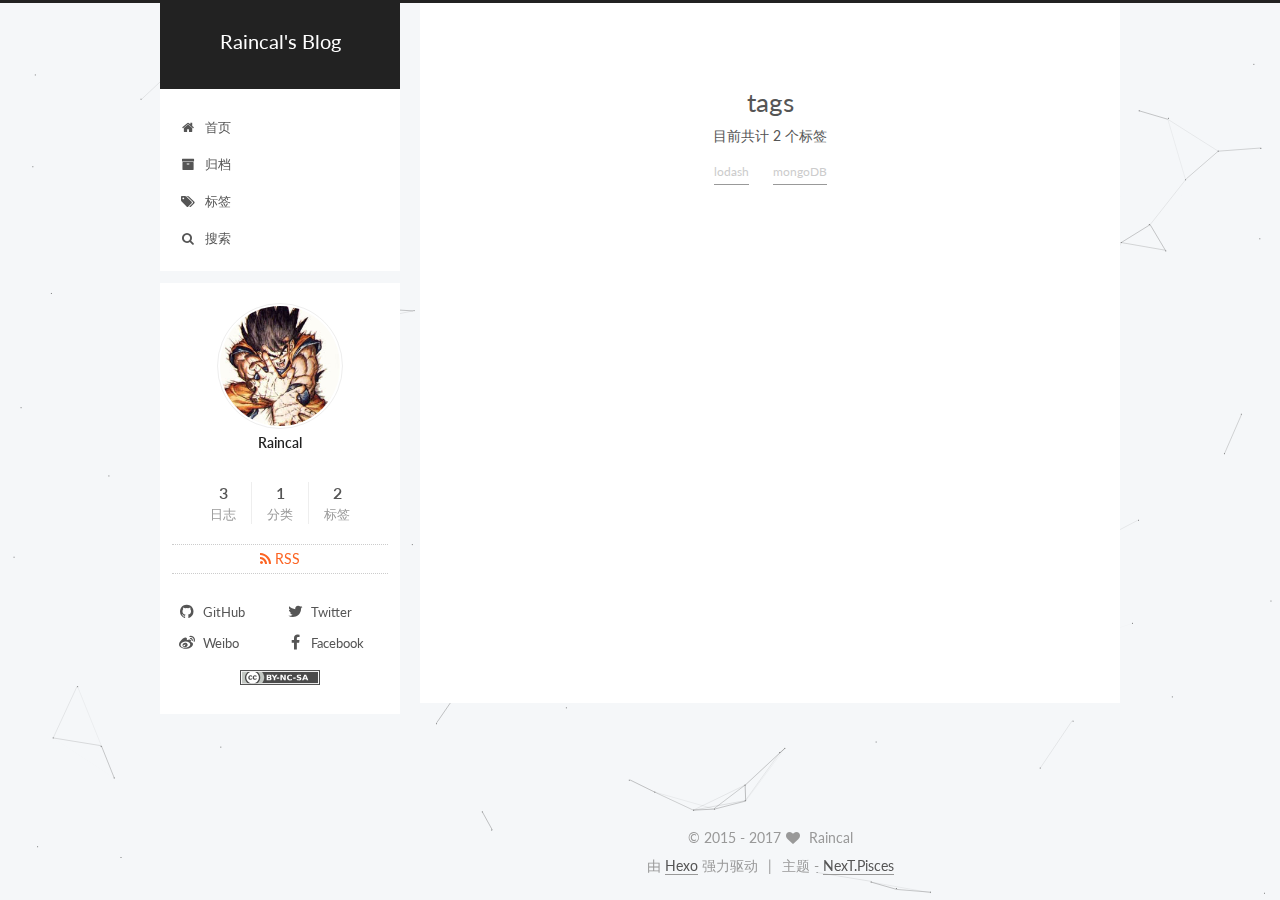
<file: tags/index.html>
<!doctype html><html class="theme-next pisces use-motion" lang="zh-Hans"><head><meta charset="UTF-8"><meta http-equiv="X-UA-Compatible" content="IE=edge"><meta name="viewport" content="width=device-width,initial-scale=1,maximum-scale=1"><meta http-equiv="Cache-Control" content="no-transform"><meta http-equiv="Cache-Control" content="no-siteapp"><link href="/lib/fancybox/source/jquery.fancybox.css?v=2.1.5" rel="stylesheet" type="text/css"><link href="//fonts.googleapis.com/css?family=Lato:300,300italic,400,400italic,700,700italic&subset=latin,latin-ext" rel="stylesheet" type="text/css"><link href="/lib/font-awesome/css/font-awesome.min.css?v=4.6.2" rel="stylesheet" type="text/css"><link href="/css/main.css?v=5.1.0" rel="stylesheet" type="text/css"><meta name="keywords" content="Raincal, Blog"><link rel="alternate" href="/atom.xml" title="Raincal's Blog" type="application/atom+xml"><link rel="shortcut icon" type="image/x-icon" href="/favicon.ico?v=5.1.0"><meta property="og:type" content="website"><meta property="og:title" content="tags"><meta property="og:url" content="https://raincal.top/tags/index.html"><meta property="og:site_name" content="Raincal's Blog"><meta property="og:updated_time" content="2016-04-21T07:04:32.000Z"><meta name="twitter:card" content="summary"><meta name="twitter:title" content="tags"><script type="text/javascript" id="hexo.configurations">var NexT=window.NexT||{},CONFIG={root:"/",scheme:"Pisces",sidebar:{position:"left",display:"post",offset:12,offset_float:0,b2t:!1,scrollpercent:!1},fancybox:!0,motion:!0,duoshuo:{userId:"0",author:"博主"},algolia:{applicationID:"",apiKey:"",indexName:"",hits:{per_page:10},labels:{input_placeholder:"Search for Posts",hits_empty:"We didn't find any results for the search: ${query}",hits_stats:"${hits} results found in ${time} ms"}}}</script><link rel="canonical" href="https://raincal.top/tags/"><title> tags | Raincal's Blog</title></head><body itemscope itemtype="http://schema.org/WebPage" lang="zh-Hans"><script>!function(e,t,a,n,c,o,s){e.GoogleAnalyticsObject=c,e[c]=e[c]||function(){(e[c].q=e[c].q||[]).push(arguments)},e[c].l=1*new Date,o=t.createElement(a),s=t.getElementsByTagName(a)[0],o.async=1,o.src="https://www.google-analytics.com/analytics.js",s.parentNode.insertBefore(o,s)}(window,document,"script",0,"ga"),ga("create","UA-89637345-1","auto"),ga("send","pageview")</script><script type="text/javascript">var _hmt=_hmt||[];!function(){var e=document.createElement("script");e.src="https://hm.baidu.com/hm.js?ab32a36a8e64e608dee4c469464c689c";var t=document.getElementsByTagName("script")[0];t.parentNode.insertBefore(e,t)}()</script><div class="container sidebar-position-left"><div class="headband"></div><header id="header" class="header" itemscope itemtype="http://schema.org/WPHeader"><div class="header-inner"><div class="site-brand-wrapper"><div class="site-meta"><div class="custom-logo-site-title"><a href="/" class="brand" rel="start"><span class="logo-line-before"><i></i></span> <span class="site-title">Raincal's Blog</span><span class="logo-line-after"><i></i></span></a></div><p class="site-subtitle"></p></div><div class="site-nav-toggle"> <button><span class="btn-bar"></span><span class="btn-bar"></span><span class="btn-bar"></span></button></div></div><nav class="site-nav"><ul id="menu" class="menu"><li class="menu-item menu-item-home"><a href="/" rel="section"><i class="menu-item-icon fa fa-fw fa-home"></i><br> 首页</a></li><li class="menu-item menu-item-archives"><a href="/archives" rel="section"><i class="menu-item-icon fa fa-fw fa-archive"></i><br> 归档</a></li><li class="menu-item menu-item-tags"><a href="/tags" rel="section"><i class="menu-item-icon fa fa-fw fa-tags"></i><br> 标签</a></li><li class="menu-item menu-item-search"><a href="javascript:;" class="st-search-show-outputs"><i class="menu-item-icon fa fa-search fa-fw"></i><br> 搜索</a></li></ul><div class="site-search"><form class="site-search-form"> <input type="text" id="st-search-input" class="st-search-input st-default-search-input"></form><script type="text/javascript">!function(t,e,n,s,c,i,a){t.SwiftypeObject=c,t[c]=t[c]||function(){(t[c].q=t[c].q||[]).push(arguments)},i=e.createElement(n),a=e.getElementsByTagName(n)[0],i.async=1,i.src="//s.swiftypecdn.com/install/v2/st.js",a.parentNode.insertBefore(i,a)}(window,document,"script",0,"_st"),_st("install","12f9CrnGN_2kkb_83wqh","2.0.0")</script></div></nav></div></header><main id="main" class="main"><div class="main-inner"><div class="content-wrap"><div id="content" class="content"><div id="posts" class="posts-expand"><header class="post-header"><h1 class="post-title" itemprop="name headline">tags</h1></header><div class="tag-cloud"><div class="tag-cloud-title"> 目前共计 2 个标签</div><div class="tag-cloud-tags"> <a href="/tags/lodash/" style="font-size:12px;color:#ccc">lodash</a> <a href="/tags/mongoDB/" style="font-size:12px;color:#ccc">mongoDB</a></div></div></div></div><div class="comments" id="comments"><div id="disqus_thread"><noscript> Please enable JavaScript to view the <a href="https://disqus.com/?ref_noscript">comments powered by Disqus.</a></noscript></div></div></div><div class="sidebar-toggle"><div class="sidebar-toggle-line-wrap"><span class="sidebar-toggle-line sidebar-toggle-line-first"></span><span class="sidebar-toggle-line sidebar-toggle-line-middle"></span><span class="sidebar-toggle-line sidebar-toggle-line-last"></span></div></div><aside id="sidebar" class="sidebar"><div class="sidebar-inner"><section class="site-overview sidebar-panel sidebar-panel-active"><div class="site-author motion-element" itemprop="author" itemscope itemtype="http://schema.org/Person"> <img class="site-author-image" itemprop="image" src="/images/avatar.jpg" alt="Raincal"><p class="site-author-name" itemprop="name">Raincal</p><p class="site-description motion-element" itemprop="description"></p></div><nav class="site-state motion-element"><div class="site-state-item site-state-posts"> <a href="/archives"><span class="site-state-item-count">3</span> <span class="site-state-item-name">日志</span></a></div><div class="site-state-item site-state-categories"> <span class="site-state-item-count">1</span> <span class="site-state-item-name">分类</span></div><div class="site-state-item site-state-tags"> <a href="/tags/index.html"><span class="site-state-item-count">2</span> <span class="site-state-item-name">标签</span></a></div></nav><div class="feed-link motion-element"><a href="/atom.xml" rel="alternate"><i class="fa fa-rss"></i> RSS</a></div><div class="links-of-author motion-element"><span class="links-of-author-item"><a href="https://github.com/Raincal" target="_blank" title="GitHub"><i class="fa fa-fw fa-github"></i> GitHub</a></span><span class="links-of-author-item"><a href="https://twitter.com/cyj228" target="_blank" title="Twitter"><i class="fa fa-fw fa-twitter"></i> Twitter</a></span><span class="links-of-author-item"><a href="http://weibo.com/cyj228" target="_blank" title="Weibo"><i class="fa fa-fw fa-weibo"></i> Weibo</a></span><span class="links-of-author-item"><a href="https://www.facebook.com/cyj228" target="_blank" title="Facebook"><i class="fa fa-fw fa-facebook"></i> Facebook</a></span></div><div class="cc-license motion-element" itemprop="license"> <a href="https://creativecommons.org/licenses/by-nc-sa/4.0/" class="cc-opacity" target="_blank"><img src="/images/cc-by-nc-sa.svg" alt="Creative Commons"></a></div></section></div></aside></div></main><footer id="footer" class="footer"><div class="footer-inner"><div class="copyright"> &copy; 2015 - <span itemprop="copyrightYear">2017</span><span class="with-love"><i class="fa fa-heart"></i></span> <span class="author" itemprop="copyrightHolder">Raincal</span></div><div class="powered-by"> 由 <a class="theme-link" href="https://hexo.io">Hexo</a> 强力驱动</div><div class="theme-info"> 主题 - <a class="theme-link" href="https://github.com/iissnan/hexo-theme-next">NexT.Pisces</a></div></div></footer><div class="back-to-top"><i class="fa fa-arrow-up"></i></div></div><script type="text/javascript">"[object Function]"!==Object.prototype.toString.call(window.Promise)&&(window.Promise=null)</script><script type="text/javascript" src="/lib/jquery/index.js?v=2.1.3"></script><script type="text/javascript" src="/lib/fastclick/lib/fastclick.min.js?v=1.0.6"></script><script type="text/javascript" src="/lib/jquery_lazyload/jquery.lazyload.js?v=1.9.7"></script><script type="text/javascript" src="/lib/velocity/velocity.min.js?v=1.2.1"></script><script type="text/javascript" src="/lib/velocity/velocity.ui.min.js?v=1.2.1"></script><script type="text/javascript" src="/lib/fancybox/source/jquery.fancybox.pack.js?v=2.1.5"></script><script type="text/javascript" src="/lib/canvas-nest/canvas-nest.min.js"></script><script type="text/javascript" src="/js/src/utils.js?v=5.1.0"></script><script type="text/javascript" src="/js/src/motion.js?v=5.1.0"></script><script type="text/javascript" src="/js/src/affix.js?v=5.1.0"></script><script type="text/javascript" src="/js/src/schemes/pisces.js?v=5.1.0"></script><script type="text/javascript" src="/js/src/bootstrap.js?v=5.1.0"></script><script id="dsq-count-scr" src="https://raincal.disqus.com/count.js" async></script><script type="text/javascript">var disqus_config=function(){this.page.url="https://raincal.top/tags/index.html",this.page.identifier="tags/index.html",this.page.title="tags"},d=document,s=d.createElement("script");s.src="https://raincal.disqus.com/embed.js",s.setAttribute("data-timestamp",""+ +new Date),(d.head||d.body).appendChild(s)</script><script src="https://cdn1.lncld.net/static/js/av-core-mini-0.6.1.js"></script><script>AV.initialize("xDCefA9EsTVuN1A9rHMfI8CG-gzGzoHsz","TgK8LqquaVhiY6lmrw6U8zcW")</script><script>function showTime(e){var t=new AV.Query(e),n=[],o=$(".leancloud_visitors");o.each(function(){n.push($(this).attr("id").trim())}),t.containedIn("url",n),t.find().done(function(e){if(0===e.length)return void o.find(".leancloud-visitors-count").text(0);for(var t=0;t<e.length;t++){var i=e[t],s=i.get("url"),r=i.get("time"),l=document.getElementById(s);$(l).find(".leancloud-visitors-count").text(r)}for(var t=0;t<n.length;t++){var s=n[t],l=document.getElementById(s),c=$(l).find(".leancloud-visitors-count");""==c.text()&&c.text(0)}}).fail(function(e,t){console.log("Error: "+t.code+" "+t.message)})}function addCount(e){var t=$(".leancloud_visitors"),n=t.attr("id").trim(),o=t.attr("data-flag-title").trim(),i=new AV.Query(e);i.equalTo("url",n),i.find({success:function(t){if(t.length>0){var i=t[0];i.fetchWhenSave(!0),i.increment("time"),i.save(null,{success:function(e){$(document.getElementById(n)).find(".leancloud-visitors-count").text(e.get("time"))},error:function(e,t){console.log("Failed to save Visitor num, with error message: "+t.message)}})}else{var s=new e,r=new AV.ACL;r.setPublicReadAccess(!0),r.setPublicWriteAccess(!0),s.setACL(r),s.set("title",o),s.set("url",n),s.set("time",1),s.save(null,{success:function(e){$(document.getElementById(n)).find(".leancloud-visitors-count").text(e.get("time"))},error:function(e,t){console.log("Failed to create")}})}},error:function(e){console.log("Error:"+e.code+" "+e.message)}})}$(function(){var e=AV.Object.extend("Counter");1==$(".leancloud_visitors").length?addCount(e):$(".post-title-link").length>1&&showTime(e)})</script><script type="text/javascript" src="/js/src/love.js"></script></body></html>
</file>
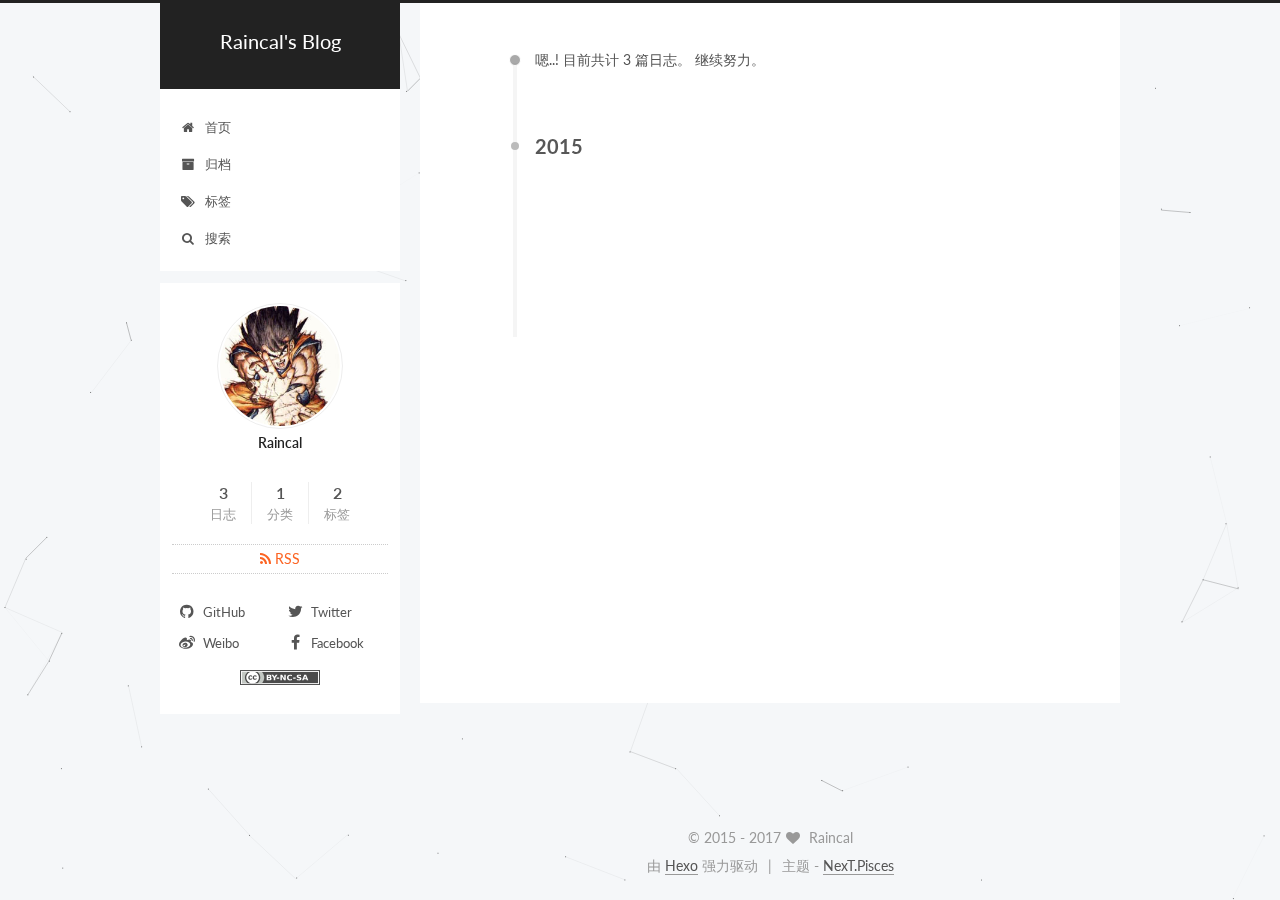
<file: archives/2015/index.html>
<!doctype html><html class="theme-next pisces use-motion" lang="zh-Hans"><head><meta charset="UTF-8"><meta http-equiv="X-UA-Compatible" content="IE=edge"><meta name="viewport" content="width=device-width,initial-scale=1,maximum-scale=1"><meta http-equiv="Cache-Control" content="no-transform"><meta http-equiv="Cache-Control" content="no-siteapp"><link href="/lib/fancybox/source/jquery.fancybox.css?v=2.1.5" rel="stylesheet" type="text/css"><link href="//fonts.googleapis.com/css?family=Lato:300,300italic,400,400italic,700,700italic&subset=latin,latin-ext" rel="stylesheet" type="text/css"><link href="/lib/font-awesome/css/font-awesome.min.css?v=4.6.2" rel="stylesheet" type="text/css"><link href="/css/main.css?v=5.1.0" rel="stylesheet" type="text/css"><meta name="keywords" content="Raincal, Blog"><link rel="alternate" href="/atom.xml" title="Raincal's Blog" type="application/atom+xml"><link rel="shortcut icon" type="image/x-icon" href="/favicon.ico?v=5.1.0"><meta property="og:type" content="website"><meta property="og:title" content="Raincal's Blog"><meta property="og:url" content="https://raincal.top/archives/2015/index.html"><meta property="og:site_name" content="Raincal's Blog"><meta name="twitter:card" content="summary"><meta name="twitter:title" content="Raincal's Blog"><script type="text/javascript" id="hexo.configurations">var NexT=window.NexT||{},CONFIG={root:"/",scheme:"Pisces",sidebar:{position:"left",display:"post",offset:12,offset_float:0,b2t:!1,scrollpercent:!1},fancybox:!0,motion:!0,duoshuo:{userId:"0",author:"博主"},algolia:{applicationID:"",apiKey:"",indexName:"",hits:{per_page:10},labels:{input_placeholder:"Search for Posts",hits_empty:"We didn't find any results for the search: ${query}",hits_stats:"${hits} results found in ${time} ms"}}}</script><link rel="canonical" href="https://raincal.top/archives/2015/"><title> 归档 | Raincal's Blog</title></head><body itemscope itemtype="http://schema.org/WebPage" lang="zh-Hans"><script>!function(e,t,a,n,c,o,s){e.GoogleAnalyticsObject=c,e[c]=e[c]||function(){(e[c].q=e[c].q||[]).push(arguments)},e[c].l=1*new Date,o=t.createElement(a),s=t.getElementsByTagName(a)[0],o.async=1,o.src="https://www.google-analytics.com/analytics.js",s.parentNode.insertBefore(o,s)}(window,document,"script",0,"ga"),ga("create","UA-89637345-1","auto"),ga("send","pageview")</script><script type="text/javascript">var _hmt=_hmt||[];!function(){var e=document.createElement("script");e.src="https://hm.baidu.com/hm.js?ab32a36a8e64e608dee4c469464c689c";var t=document.getElementsByTagName("script")[0];t.parentNode.insertBefore(e,t)}()</script><div class="container sidebar-position-left page-archive"><div class="headband"></div><header id="header" class="header" itemscope itemtype="http://schema.org/WPHeader"><div class="header-inner"><div class="site-brand-wrapper"><div class="site-meta"><div class="custom-logo-site-title"><a href="/" class="brand" rel="start"><span class="logo-line-before"><i></i></span> <span class="site-title">Raincal's Blog</span><span class="logo-line-after"><i></i></span></a></div><p class="site-subtitle"></p></div><div class="site-nav-toggle"> <button><span class="btn-bar"></span><span class="btn-bar"></span><span class="btn-bar"></span></button></div></div><nav class="site-nav"><ul id="menu" class="menu"><li class="menu-item menu-item-home"><a href="/" rel="section"><i class="menu-item-icon fa fa-fw fa-home"></i><br> 首页</a></li><li class="menu-item menu-item-archives"><a href="/archives" rel="section"><i class="menu-item-icon fa fa-fw fa-archive"></i><br> 归档</a></li><li class="menu-item menu-item-tags"><a href="/tags" rel="section"><i class="menu-item-icon fa fa-fw fa-tags"></i><br> 标签</a></li><li class="menu-item menu-item-search"><a href="javascript:;" class="st-search-show-outputs"><i class="menu-item-icon fa fa-search fa-fw"></i><br> 搜索</a></li></ul><div class="site-search"><form class="site-search-form"> <input type="text" id="st-search-input" class="st-search-input st-default-search-input"></form><script type="text/javascript">!function(t,e,n,s,c,i,a){t.SwiftypeObject=c,t[c]=t[c]||function(){(t[c].q=t[c].q||[]).push(arguments)},i=e.createElement(n),a=e.getElementsByTagName(n)[0],i.async=1,i.src="//s.swiftypecdn.com/install/v2/st.js",a.parentNode.insertBefore(i,a)}(window,document,"script",0,"_st"),_st("install","12f9CrnGN_2kkb_83wqh","2.0.0")</script></div></nav></div></header><main id="main" class="main"><div class="main-inner"><div class="content-wrap"><div id="content" class="content"><section id="posts" class="posts-collapse"><span class="archive-move-on"></span> <span class="archive-page-counter">嗯..! 目前共计 3 篇日志。 继续努力。</span><div class="collection-title"><h2 class="archive-year motion-element" id="archive-year-2015">2015</h2></div><article class="post post-type-normal" itemscope itemtype="http://schema.org/Article"><header class="post-header"><h1 class="post-title"> <a class="post-title-link" href="/2015/07/10/mongoDB常用命令/" itemprop="url"><span itemprop="name">mongoDB常用命令</span></a></h1><div class="post-meta"> <time class="post-time" itemprop="dateCreated" datetime="2015-07-10T16:47:56+08:00" content="2015-07-10">07-10</time></div></header></article><article class="post post-type-normal" itemscope itemtype="http://schema.org/Article"><header class="post-header"><h1 class="post-title"> <a class="post-title-link" href="/2015/05/09/Mac-OS终端使用subl运行Sublime-Text-3/" itemprop="url"><span itemprop="name">Mac OS终端使用subl运行Sublime Text 3</span></a></h1><div class="post-meta"> <time class="post-time" itemprop="dateCreated" datetime="2015-05-09T05:49:56+08:00" content="2015-05-09">05-09</time></div></header></article></section></div></div><div class="sidebar-toggle"><div class="sidebar-toggle-line-wrap"><span class="sidebar-toggle-line sidebar-toggle-line-first"></span><span class="sidebar-toggle-line sidebar-toggle-line-middle"></span><span class="sidebar-toggle-line sidebar-toggle-line-last"></span></div></div><aside id="sidebar" class="sidebar"><div class="sidebar-inner"><section class="site-overview sidebar-panel sidebar-panel-active"><div class="site-author motion-element" itemprop="author" itemscope itemtype="http://schema.org/Person"> <img class="site-author-image" itemprop="image" src="/images/avatar.jpg" alt="Raincal"><p class="site-author-name" itemprop="name">Raincal</p><p class="site-description motion-element" itemprop="description"></p></div><nav class="site-state motion-element"><div class="site-state-item site-state-posts"> <a href="/archives"><span class="site-state-item-count">3</span> <span class="site-state-item-name">日志</span></a></div><div class="site-state-item site-state-categories"> <span class="site-state-item-count">1</span> <span class="site-state-item-name">分类</span></div><div class="site-state-item site-state-tags"> <a href="/tags/index.html"><span class="site-state-item-count">2</span> <span class="site-state-item-name">标签</span></a></div></nav><div class="feed-link motion-element"><a href="/atom.xml" rel="alternate"><i class="fa fa-rss"></i> RSS</a></div><div class="links-of-author motion-element"><span class="links-of-author-item"><a href="https://github.com/Raincal" target="_blank" title="GitHub"><i class="fa fa-fw fa-github"></i> GitHub</a></span><span class="links-of-author-item"><a href="https://twitter.com/cyj228" target="_blank" title="Twitter"><i class="fa fa-fw fa-twitter"></i> Twitter</a></span><span class="links-of-author-item"><a href="http://weibo.com/cyj228" target="_blank" title="Weibo"><i class="fa fa-fw fa-weibo"></i> Weibo</a></span><span class="links-of-author-item"><a href="https://www.facebook.com/cyj228" target="_blank" title="Facebook"><i class="fa fa-fw fa-facebook"></i> Facebook</a></span></div><div class="cc-license motion-element" itemprop="license"> <a href="https://creativecommons.org/licenses/by-nc-sa/4.0/" class="cc-opacity" target="_blank"><img src="/images/cc-by-nc-sa.svg" alt="Creative Commons"></a></div></section></div></aside></div></main><footer id="footer" class="footer"><div class="footer-inner"><div class="copyright"> &copy; 2015 - <span itemprop="copyrightYear">2017</span><span class="with-love"><i class="fa fa-heart"></i></span> <span class="author" itemprop="copyrightHolder">Raincal</span></div><div class="powered-by"> 由 <a class="theme-link" href="https://hexo.io">Hexo</a> 强力驱动</div><div class="theme-info"> 主题 - <a class="theme-link" href="https://github.com/iissnan/hexo-theme-next">NexT.Pisces</a></div></div></footer><div class="back-to-top"><i class="fa fa-arrow-up"></i></div></div><script type="text/javascript">"[object Function]"!==Object.prototype.toString.call(window.Promise)&&(window.Promise=null)</script><script type="text/javascript" src="/lib/jquery/index.js?v=2.1.3"></script><script type="text/javascript" src="/lib/fastclick/lib/fastclick.min.js?v=1.0.6"></script><script type="text/javascript" src="/lib/jquery_lazyload/jquery.lazyload.js?v=1.9.7"></script><script type="text/javascript" src="/lib/velocity/velocity.min.js?v=1.2.1"></script><script type="text/javascript" src="/lib/velocity/velocity.ui.min.js?v=1.2.1"></script><script type="text/javascript" src="/lib/fancybox/source/jquery.fancybox.pack.js?v=2.1.5"></script><script type="text/javascript" src="/lib/canvas-nest/canvas-nest.min.js"></script><script type="text/javascript" src="/js/src/utils.js?v=5.1.0"></script><script type="text/javascript" src="/js/src/motion.js?v=5.1.0"></script><script type="text/javascript" src="/js/src/affix.js?v=5.1.0"></script><script type="text/javascript" src="/js/src/schemes/pisces.js?v=5.1.0"></script><script type="text/javascript" id="motion.page.archive">$(".archive-year").velocity("transition.slideLeftIn")</script><script type="text/javascript" src="/js/src/bootstrap.js?v=5.1.0"></script><script id="dsq-count-scr" src="https://raincal.disqus.com/count.js" async></script><script src="https://cdn1.lncld.net/static/js/av-core-mini-0.6.1.js"></script><script>AV.initialize("xDCefA9EsTVuN1A9rHMfI8CG-gzGzoHsz","TgK8LqquaVhiY6lmrw6U8zcW")</script><script>function showTime(e){var t=new AV.Query(e),n=[],o=$(".leancloud_visitors");o.each(function(){n.push($(this).attr("id").trim())}),t.containedIn("url",n),t.find().done(function(e){if(0===e.length)return void o.find(".leancloud-visitors-count").text(0);for(var t=0;t<e.length;t++){var i=e[t],s=i.get("url"),r=i.get("time"),l=document.getElementById(s);$(l).find(".leancloud-visitors-count").text(r)}for(var t=0;t<n.length;t++){var s=n[t],l=document.getElementById(s),c=$(l).find(".leancloud-visitors-count");""==c.text()&&c.text(0)}}).fail(function(e,t){console.log("Error: "+t.code+" "+t.message)})}function addCount(e){var t=$(".leancloud_visitors"),n=t.attr("id").trim(),o=t.attr("data-flag-title").trim(),i=new AV.Query(e);i.equalTo("url",n),i.find({success:function(t){if(t.length>0){var i=t[0];i.fetchWhenSave(!0),i.increment("time"),i.save(null,{success:function(e){$(document.getElementById(n)).find(".leancloud-visitors-count").text(e.get("time"))},error:function(e,t){console.log("Failed to save Visitor num, with error message: "+t.message)}})}else{var s=new e,r=new AV.ACL;r.setPublicReadAccess(!0),r.setPublicWriteAccess(!0),s.setACL(r),s.set("title",o),s.set("url",n),s.set("time",1),s.save(null,{success:function(e){$(document.getElementById(n)).find(".leancloud-visitors-count").text(e.get("time"))},error:function(e,t){console.log("Failed to create")}})}},error:function(e){console.log("Error:"+e.code+" "+e.message)}})}$(function(){var e=AV.Object.extend("Counter");1==$(".leancloud_visitors").length?addCount(e):$(".post-title-link").length>1&&showTime(e)})</script><script type="text/javascript" src="/js/src/love.js"></script></body></html>
</file>
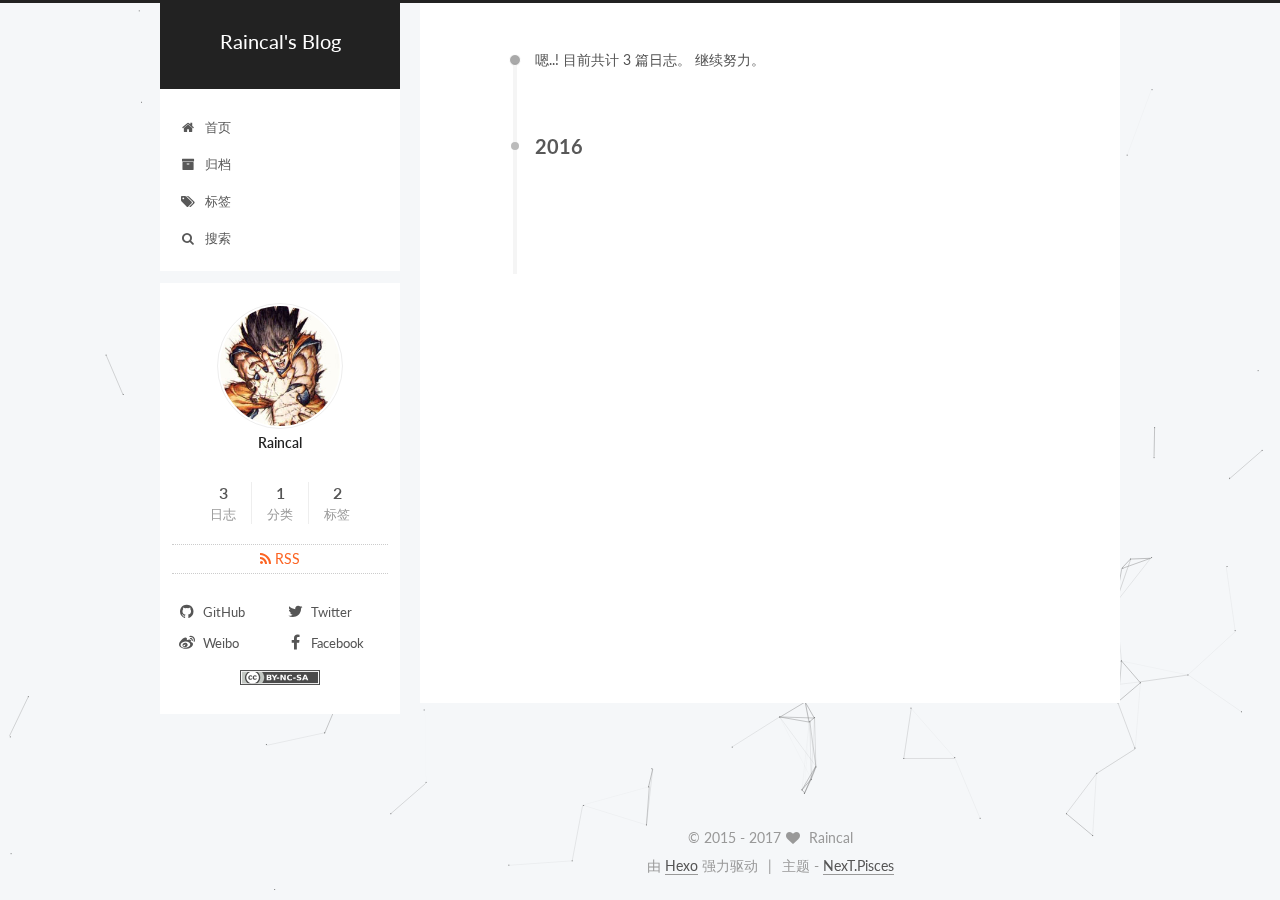
<file: archives/2016/index.html>
<!doctype html><html class="theme-next pisces use-motion" lang="zh-Hans"><head><meta charset="UTF-8"><meta http-equiv="X-UA-Compatible" content="IE=edge"><meta name="viewport" content="width=device-width,initial-scale=1,maximum-scale=1"><meta http-equiv="Cache-Control" content="no-transform"><meta http-equiv="Cache-Control" content="no-siteapp"><link href="/lib/fancybox/source/jquery.fancybox.css?v=2.1.5" rel="stylesheet" type="text/css"><link href="//fonts.googleapis.com/css?family=Lato:300,300italic,400,400italic,700,700italic&subset=latin,latin-ext" rel="stylesheet" type="text/css"><link href="/lib/font-awesome/css/font-awesome.min.css?v=4.6.2" rel="stylesheet" type="text/css"><link href="/css/main.css?v=5.1.0" rel="stylesheet" type="text/css"><meta name="keywords" content="Raincal, Blog"><link rel="alternate" href="/atom.xml" title="Raincal's Blog" type="application/atom+xml"><link rel="shortcut icon" type="image/x-icon" href="/favicon.ico?v=5.1.0"><meta property="og:type" content="website"><meta property="og:title" content="Raincal's Blog"><meta property="og:url" content="https://raincal.top/archives/2016/index.html"><meta property="og:site_name" content="Raincal's Blog"><meta name="twitter:card" content="summary"><meta name="twitter:title" content="Raincal's Blog"><script type="text/javascript" id="hexo.configurations">var NexT=window.NexT||{},CONFIG={root:"/",scheme:"Pisces",sidebar:{position:"left",display:"post",offset:12,offset_float:0,b2t:!1,scrollpercent:!1},fancybox:!0,motion:!0,duoshuo:{userId:"0",author:"博主"},algolia:{applicationID:"",apiKey:"",indexName:"",hits:{per_page:10},labels:{input_placeholder:"Search for Posts",hits_empty:"We didn't find any results for the search: ${query}",hits_stats:"${hits} results found in ${time} ms"}}}</script><link rel="canonical" href="https://raincal.top/archives/2016/"><title> 归档 | Raincal's Blog</title></head><body itemscope itemtype="http://schema.org/WebPage" lang="zh-Hans"><script>!function(e,t,a,n,c,o,s){e.GoogleAnalyticsObject=c,e[c]=e[c]||function(){(e[c].q=e[c].q||[]).push(arguments)},e[c].l=1*new Date,o=t.createElement(a),s=t.getElementsByTagName(a)[0],o.async=1,o.src="https://www.google-analytics.com/analytics.js",s.parentNode.insertBefore(o,s)}(window,document,"script",0,"ga"),ga("create","UA-89637345-1","auto"),ga("send","pageview")</script><script type="text/javascript">var _hmt=_hmt||[];!function(){var e=document.createElement("script");e.src="https://hm.baidu.com/hm.js?ab32a36a8e64e608dee4c469464c689c";var t=document.getElementsByTagName("script")[0];t.parentNode.insertBefore(e,t)}()</script><div class="container sidebar-position-left page-archive"><div class="headband"></div><header id="header" class="header" itemscope itemtype="http://schema.org/WPHeader"><div class="header-inner"><div class="site-brand-wrapper"><div class="site-meta"><div class="custom-logo-site-title"><a href="/" class="brand" rel="start"><span class="logo-line-before"><i></i></span> <span class="site-title">Raincal's Blog</span><span class="logo-line-after"><i></i></span></a></div><p class="site-subtitle"></p></div><div class="site-nav-toggle"> <button><span class="btn-bar"></span><span class="btn-bar"></span><span class="btn-bar"></span></button></div></div><nav class="site-nav"><ul id="menu" class="menu"><li class="menu-item menu-item-home"><a href="/" rel="section"><i class="menu-item-icon fa fa-fw fa-home"></i><br> 首页</a></li><li class="menu-item menu-item-archives"><a href="/archives" rel="section"><i class="menu-item-icon fa fa-fw fa-archive"></i><br> 归档</a></li><li class="menu-item menu-item-tags"><a href="/tags" rel="section"><i class="menu-item-icon fa fa-fw fa-tags"></i><br> 标签</a></li><li class="menu-item menu-item-search"><a href="javascript:;" class="st-search-show-outputs"><i class="menu-item-icon fa fa-search fa-fw"></i><br> 搜索</a></li></ul><div class="site-search"><form class="site-search-form"> <input type="text" id="st-search-input" class="st-search-input st-default-search-input"></form><script type="text/javascript">!function(t,e,n,s,c,i,a){t.SwiftypeObject=c,t[c]=t[c]||function(){(t[c].q=t[c].q||[]).push(arguments)},i=e.createElement(n),a=e.getElementsByTagName(n)[0],i.async=1,i.src="//s.swiftypecdn.com/install/v2/st.js",a.parentNode.insertBefore(i,a)}(window,document,"script",0,"_st"),_st("install","12f9CrnGN_2kkb_83wqh","2.0.0")</script></div></nav></div></header><main id="main" class="main"><div class="main-inner"><div class="content-wrap"><div id="content" class="content"><section id="posts" class="posts-collapse"><span class="archive-move-on"></span> <span class="archive-page-counter">嗯..! 目前共计 3 篇日志。 继续努力。</span><div class="collection-title"><h2 class="archive-year motion-element" id="archive-year-2016">2016</h2></div><article class="post post-type-normal" itemscope itemtype="http://schema.org/Article"><header class="post-header"><h1 class="post-title"> <a class="post-title-link" href="/2016/06/30/lodash/" itemprop="url"><span itemprop="name">10 个可用 ES6 替代的 Lodash 特性</span></a></h1><div class="post-meta"> <time class="post-time" itemprop="dateCreated" datetime="2016-06-30T21:02:10+08:00" content="2016-06-30">06-30</time></div></header></article></section></div></div><div class="sidebar-toggle"><div class="sidebar-toggle-line-wrap"><span class="sidebar-toggle-line sidebar-toggle-line-first"></span><span class="sidebar-toggle-line sidebar-toggle-line-middle"></span><span class="sidebar-toggle-line sidebar-toggle-line-last"></span></div></div><aside id="sidebar" class="sidebar"><div class="sidebar-inner"><section class="site-overview sidebar-panel sidebar-panel-active"><div class="site-author motion-element" itemprop="author" itemscope itemtype="http://schema.org/Person"> <img class="site-author-image" itemprop="image" src="/images/avatar.jpg" alt="Raincal"><p class="site-author-name" itemprop="name">Raincal</p><p class="site-description motion-element" itemprop="description"></p></div><nav class="site-state motion-element"><div class="site-state-item site-state-posts"> <a href="/archives"><span class="site-state-item-count">3</span> <span class="site-state-item-name">日志</span></a></div><div class="site-state-item site-state-categories"> <span class="site-state-item-count">1</span> <span class="site-state-item-name">分类</span></div><div class="site-state-item site-state-tags"> <a href="/tags/index.html"><span class="site-state-item-count">2</span> <span class="site-state-item-name">标签</span></a></div></nav><div class="feed-link motion-element"><a href="/atom.xml" rel="alternate"><i class="fa fa-rss"></i> RSS</a></div><div class="links-of-author motion-element"><span class="links-of-author-item"><a href="https://github.com/Raincal" target="_blank" title="GitHub"><i class="fa fa-fw fa-github"></i> GitHub</a></span><span class="links-of-author-item"><a href="https://twitter.com/cyj228" target="_blank" title="Twitter"><i class="fa fa-fw fa-twitter"></i> Twitter</a></span><span class="links-of-author-item"><a href="http://weibo.com/cyj228" target="_blank" title="Weibo"><i class="fa fa-fw fa-weibo"></i> Weibo</a></span><span class="links-of-author-item"><a href="https://www.facebook.com/cyj228" target="_blank" title="Facebook"><i class="fa fa-fw fa-facebook"></i> Facebook</a></span></div><div class="cc-license motion-element" itemprop="license"> <a href="https://creativecommons.org/licenses/by-nc-sa/4.0/" class="cc-opacity" target="_blank"><img src="/images/cc-by-nc-sa.svg" alt="Creative Commons"></a></div></section></div></aside></div></main><footer id="footer" class="footer"><div class="footer-inner"><div class="copyright"> &copy; 2015 - <span itemprop="copyrightYear">2017</span><span class="with-love"><i class="fa fa-heart"></i></span> <span class="author" itemprop="copyrightHolder">Raincal</span></div><div class="powered-by"> 由 <a class="theme-link" href="https://hexo.io">Hexo</a> 强力驱动</div><div class="theme-info"> 主题 - <a class="theme-link" href="https://github.com/iissnan/hexo-theme-next">NexT.Pisces</a></div></div></footer><div class="back-to-top"><i class="fa fa-arrow-up"></i></div></div><script type="text/javascript">"[object Function]"!==Object.prototype.toString.call(window.Promise)&&(window.Promise=null)</script><script type="text/javascript" src="/lib/jquery/index.js?v=2.1.3"></script><script type="text/javascript" src="/lib/fastclick/lib/fastclick.min.js?v=1.0.6"></script><script type="text/javascript" src="/lib/jquery_lazyload/jquery.lazyload.js?v=1.9.7"></script><script type="text/javascript" src="/lib/velocity/velocity.min.js?v=1.2.1"></script><script type="text/javascript" src="/lib/velocity/velocity.ui.min.js?v=1.2.1"></script><script type="text/javascript" src="/lib/fancybox/source/jquery.fancybox.pack.js?v=2.1.5"></script><script type="text/javascript" src="/lib/canvas-nest/canvas-nest.min.js"></script><script type="text/javascript" src="/js/src/utils.js?v=5.1.0"></script><script type="text/javascript" src="/js/src/motion.js?v=5.1.0"></script><script type="text/javascript" src="/js/src/affix.js?v=5.1.0"></script><script type="text/javascript" src="/js/src/schemes/pisces.js?v=5.1.0"></script><script type="text/javascript" id="motion.page.archive">$(".archive-year").velocity("transition.slideLeftIn")</script><script type="text/javascript" src="/js/src/bootstrap.js?v=5.1.0"></script><script id="dsq-count-scr" src="https://raincal.disqus.com/count.js" async></script><script src="https://cdn1.lncld.net/static/js/av-core-mini-0.6.1.js"></script><script>AV.initialize("xDCefA9EsTVuN1A9rHMfI8CG-gzGzoHsz","TgK8LqquaVhiY6lmrw6U8zcW")</script><script>function showTime(e){var t=new AV.Query(e),n=[],o=$(".leancloud_visitors");o.each(function(){n.push($(this).attr("id").trim())}),t.containedIn("url",n),t.find().done(function(e){if(0===e.length)return void o.find(".leancloud-visitors-count").text(0);for(var t=0;t<e.length;t++){var i=e[t],s=i.get("url"),r=i.get("time"),l=document.getElementById(s);$(l).find(".leancloud-visitors-count").text(r)}for(var t=0;t<n.length;t++){var s=n[t],l=document.getElementById(s),c=$(l).find(".leancloud-visitors-count");""==c.text()&&c.text(0)}}).fail(function(e,t){console.log("Error: "+t.code+" "+t.message)})}function addCount(e){var t=$(".leancloud_visitors"),n=t.attr("id").trim(),o=t.attr("data-flag-title").trim(),i=new AV.Query(e);i.equalTo("url",n),i.find({success:function(t){if(t.length>0){var i=t[0];i.fetchWhenSave(!0),i.increment("time"),i.save(null,{success:function(e){$(document.getElementById(n)).find(".leancloud-visitors-count").text(e.get("time"))},error:function(e,t){console.log("Failed to save Visitor num, with error message: "+t.message)}})}else{var s=new e,r=new AV.ACL;r.setPublicReadAccess(!0),r.setPublicWriteAccess(!0),s.setACL(r),s.set("title",o),s.set("url",n),s.set("time",1),s.save(null,{success:function(e){$(document.getElementById(n)).find(".leancloud-visitors-count").text(e.get("time"))},error:function(e,t){console.log("Failed to create")}})}},error:function(e){console.log("Error:"+e.code+" "+e.message)}})}$(function(){var e=AV.Object.extend("Counter");1==$(".leancloud_visitors").length?addCount(e):$(".post-title-link").length>1&&showTime(e)})</script><script type="text/javascript" src="/js/src/love.js"></script></body></html>
</file>
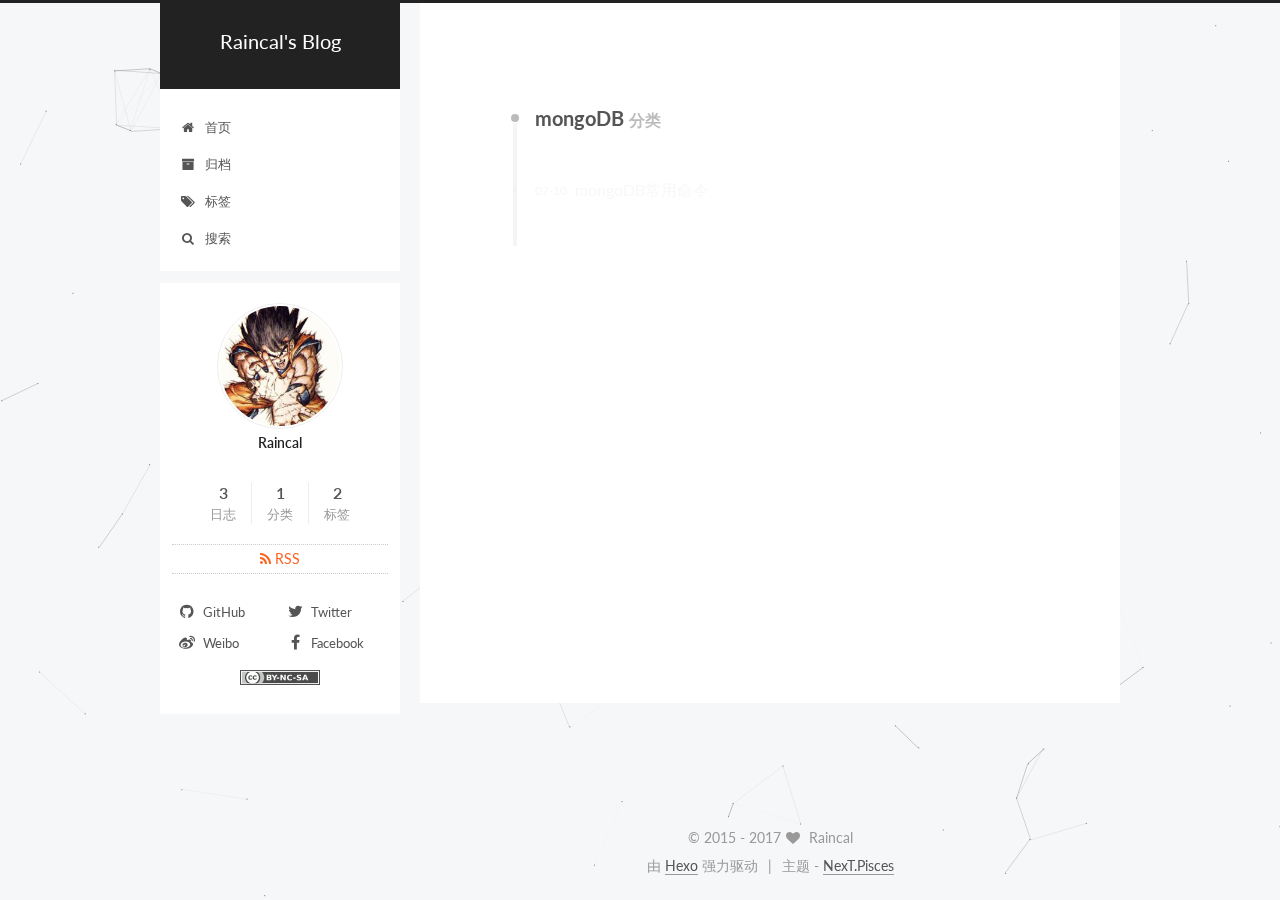
<file: categories/mongoDB/index.html>
<!doctype html><html class="theme-next pisces use-motion" lang="zh-Hans"><head><meta charset="UTF-8"><meta http-equiv="X-UA-Compatible" content="IE=edge"><meta name="viewport" content="width=device-width,initial-scale=1,maximum-scale=1"><meta http-equiv="Cache-Control" content="no-transform"><meta http-equiv="Cache-Control" content="no-siteapp"><link href="/lib/fancybox/source/jquery.fancybox.css?v=2.1.5" rel="stylesheet" type="text/css"><link href="//fonts.googleapis.com/css?family=Lato:300,300italic,400,400italic,700,700italic&subset=latin,latin-ext" rel="stylesheet" type="text/css"><link href="/lib/font-awesome/css/font-awesome.min.css?v=4.6.2" rel="stylesheet" type="text/css"><link href="/css/main.css?v=5.1.0" rel="stylesheet" type="text/css"><meta name="keywords" content="Raincal, Blog"><link rel="alternate" href="/atom.xml" title="Raincal's Blog" type="application/atom+xml"><link rel="shortcut icon" type="image/x-icon" href="/favicon.ico?v=5.1.0"><meta property="og:type" content="website"><meta property="og:title" content="Raincal's Blog"><meta property="og:url" content="https://raincal.top/categories/mongoDB/index.html"><meta property="og:site_name" content="Raincal's Blog"><meta name="twitter:card" content="summary"><meta name="twitter:title" content="Raincal's Blog"><script type="text/javascript" id="hexo.configurations">var NexT=window.NexT||{},CONFIG={root:"/",scheme:"Pisces",sidebar:{position:"left",display:"post",offset:12,offset_float:0,b2t:!1,scrollpercent:!1},fancybox:!0,motion:!0,duoshuo:{userId:"0",author:"博主"},algolia:{applicationID:"",apiKey:"",indexName:"",hits:{per_page:10},labels:{input_placeholder:"Search for Posts",hits_empty:"We didn't find any results for the search: ${query}",hits_stats:"${hits} results found in ${time} ms"}}}</script><link rel="canonical" href="https://raincal.top/categories/mongoDB/"><title> 分类: mongoDB | Raincal's Blog</title></head><body itemscope itemtype="http://schema.org/WebPage" lang="zh-Hans"><script>!function(e,t,a,n,c,o,s){e.GoogleAnalyticsObject=c,e[c]=e[c]||function(){(e[c].q=e[c].q||[]).push(arguments)},e[c].l=1*new Date,o=t.createElement(a),s=t.getElementsByTagName(a)[0],o.async=1,o.src="https://www.google-analytics.com/analytics.js",s.parentNode.insertBefore(o,s)}(window,document,"script",0,"ga"),ga("create","UA-89637345-1","auto"),ga("send","pageview")</script><script type="text/javascript">var _hmt=_hmt||[];!function(){var e=document.createElement("script");e.src="https://hm.baidu.com/hm.js?ab32a36a8e64e608dee4c469464c689c";var t=document.getElementsByTagName("script")[0];t.parentNode.insertBefore(e,t)}()</script><div class="container sidebar-position-left"><div class="headband"></div><header id="header" class="header" itemscope itemtype="http://schema.org/WPHeader"><div class="header-inner"><div class="site-brand-wrapper"><div class="site-meta"><div class="custom-logo-site-title"><a href="/" class="brand" rel="start"><span class="logo-line-before"><i></i></span> <span class="site-title">Raincal's Blog</span><span class="logo-line-after"><i></i></span></a></div><p class="site-subtitle"></p></div><div class="site-nav-toggle"> <button><span class="btn-bar"></span><span class="btn-bar"></span><span class="btn-bar"></span></button></div></div><nav class="site-nav"><ul id="menu" class="menu"><li class="menu-item menu-item-home"><a href="/" rel="section"><i class="menu-item-icon fa fa-fw fa-home"></i><br> 首页</a></li><li class="menu-item menu-item-archives"><a href="/archives" rel="section"><i class="menu-item-icon fa fa-fw fa-archive"></i><br> 归档</a></li><li class="menu-item menu-item-tags"><a href="/tags" rel="section"><i class="menu-item-icon fa fa-fw fa-tags"></i><br> 标签</a></li><li class="menu-item menu-item-search"><a href="javascript:;" class="st-search-show-outputs"><i class="menu-item-icon fa fa-search fa-fw"></i><br> 搜索</a></li></ul><div class="site-search"><form class="site-search-form"> <input type="text" id="st-search-input" class="st-search-input st-default-search-input"></form><script type="text/javascript">!function(t,e,n,s,c,i,a){t.SwiftypeObject=c,t[c]=t[c]||function(){(t[c].q=t[c].q||[]).push(arguments)},i=e.createElement(n),a=e.getElementsByTagName(n)[0],i.async=1,i.src="//s.swiftypecdn.com/install/v2/st.js",a.parentNode.insertBefore(i,a)}(window,document,"script",0,"_st"),_st("install","12f9CrnGN_2kkb_83wqh","2.0.0")</script></div></nav></div></header><main id="main" class="main"><div class="main-inner"><div class="content-wrap"><div id="content" class="content"><section id="posts" class="posts-collapse"><div class="collection-title"><h2> mongoDB <small>分类</small></h2></div><article class="post post-type-normal" itemscope itemtype="http://schema.org/Article"><header class="post-header"><h1 class="post-title"> <a class="post-title-link" href="/2015/07/10/mongoDB常用命令/" itemprop="url"><span itemprop="name">mongoDB常用命令</span></a></h1><div class="post-meta"> <time class="post-time" itemprop="dateCreated" datetime="2015-07-10T16:47:56+08:00" content="2015-07-10">07-10</time></div></header></article></section></div></div><div class="sidebar-toggle"><div class="sidebar-toggle-line-wrap"><span class="sidebar-toggle-line sidebar-toggle-line-first"></span><span class="sidebar-toggle-line sidebar-toggle-line-middle"></span><span class="sidebar-toggle-line sidebar-toggle-line-last"></span></div></div><aside id="sidebar" class="sidebar"><div class="sidebar-inner"><section class="site-overview sidebar-panel sidebar-panel-active"><div class="site-author motion-element" itemprop="author" itemscope itemtype="http://schema.org/Person"> <img class="site-author-image" itemprop="image" src="/images/avatar.jpg" alt="Raincal"><p class="site-author-name" itemprop="name">Raincal</p><p class="site-description motion-element" itemprop="description"></p></div><nav class="site-state motion-element"><div class="site-state-item site-state-posts"> <a href="/archives"><span class="site-state-item-count">3</span> <span class="site-state-item-name">日志</span></a></div><div class="site-state-item site-state-categories"> <span class="site-state-item-count">1</span> <span class="site-state-item-name">分类</span></div><div class="site-state-item site-state-tags"> <a href="/tags/index.html"><span class="site-state-item-count">2</span> <span class="site-state-item-name">标签</span></a></div></nav><div class="feed-link motion-element"><a href="/atom.xml" rel="alternate"><i class="fa fa-rss"></i> RSS</a></div><div class="links-of-author motion-element"><span class="links-of-author-item"><a href="https://github.com/Raincal" target="_blank" title="GitHub"><i class="fa fa-fw fa-github"></i> GitHub</a></span><span class="links-of-author-item"><a href="https://twitter.com/cyj228" target="_blank" title="Twitter"><i class="fa fa-fw fa-twitter"></i> Twitter</a></span><span class="links-of-author-item"><a href="http://weibo.com/cyj228" target="_blank" title="Weibo"><i class="fa fa-fw fa-weibo"></i> Weibo</a></span><span class="links-of-author-item"><a href="https://www.facebook.com/cyj228" target="_blank" title="Facebook"><i class="fa fa-fw fa-facebook"></i> Facebook</a></span></div><div class="cc-license motion-element" itemprop="license"> <a href="https://creativecommons.org/licenses/by-nc-sa/4.0/" class="cc-opacity" target="_blank"><img src="/images/cc-by-nc-sa.svg" alt="Creative Commons"></a></div></section></div></aside></div></main><footer id="footer" class="footer"><div class="footer-inner"><div class="copyright"> &copy; 2015 - <span itemprop="copyrightYear">2017</span><span class="with-love"><i class="fa fa-heart"></i></span> <span class="author" itemprop="copyrightHolder">Raincal</span></div><div class="powered-by"> 由 <a class="theme-link" href="https://hexo.io">Hexo</a> 强力驱动</div><div class="theme-info"> 主题 - <a class="theme-link" href="https://github.com/iissnan/hexo-theme-next">NexT.Pisces</a></div></div></footer><div class="back-to-top"><i class="fa fa-arrow-up"></i></div></div><script type="text/javascript">"[object Function]"!==Object.prototype.toString.call(window.Promise)&&(window.Promise=null)</script><script type="text/javascript" src="/lib/jquery/index.js?v=2.1.3"></script><script type="text/javascript" src="/lib/fastclick/lib/fastclick.min.js?v=1.0.6"></script><script type="text/javascript" src="/lib/jquery_lazyload/jquery.lazyload.js?v=1.9.7"></script><script type="text/javascript" src="/lib/velocity/velocity.min.js?v=1.2.1"></script><script type="text/javascript" src="/lib/velocity/velocity.ui.min.js?v=1.2.1"></script><script type="text/javascript" src="/lib/fancybox/source/jquery.fancybox.pack.js?v=2.1.5"></script><script type="text/javascript" src="/lib/canvas-nest/canvas-nest.min.js"></script><script type="text/javascript" src="/js/src/utils.js?v=5.1.0"></script><script type="text/javascript" src="/js/src/motion.js?v=5.1.0"></script><script type="text/javascript" src="/js/src/affix.js?v=5.1.0"></script><script type="text/javascript" src="/js/src/schemes/pisces.js?v=5.1.0"></script><script type="text/javascript" src="/js/src/bootstrap.js?v=5.1.0"></script><script id="dsq-count-scr" src="https://raincal.disqus.com/count.js" async></script><script src="https://cdn1.lncld.net/static/js/av-core-mini-0.6.1.js"></script><script>AV.initialize("xDCefA9EsTVuN1A9rHMfI8CG-gzGzoHsz","TgK8LqquaVhiY6lmrw6U8zcW")</script><script>function showTime(e){var t=new AV.Query(e),n=[],o=$(".leancloud_visitors");o.each(function(){n.push($(this).attr("id").trim())}),t.containedIn("url",n),t.find().done(function(e){if(0===e.length)return void o.find(".leancloud-visitors-count").text(0);for(var t=0;t<e.length;t++){var i=e[t],s=i.get("url"),r=i.get("time"),l=document.getElementById(s);$(l).find(".leancloud-visitors-count").text(r)}for(var t=0;t<n.length;t++){var s=n[t],l=document.getElementById(s),c=$(l).find(".leancloud-visitors-count");""==c.text()&&c.text(0)}}).fail(function(e,t){console.log("Error: "+t.code+" "+t.message)})}function addCount(e){var t=$(".leancloud_visitors"),n=t.attr("id").trim(),o=t.attr("data-flag-title").trim(),i=new AV.Query(e);i.equalTo("url",n),i.find({success:function(t){if(t.length>0){var i=t[0];i.fetchWhenSave(!0),i.increment("time"),i.save(null,{success:function(e){$(document.getElementById(n)).find(".leancloud-visitors-count").text(e.get("time"))},error:function(e,t){console.log("Failed to save Visitor num, with error message: "+t.message)}})}else{var s=new e,r=new AV.ACL;r.setPublicReadAccess(!0),r.setPublicWriteAccess(!0),s.setACL(r),s.set("title",o),s.set("url",n),s.set("time",1),s.save(null,{success:function(e){$(document.getElementById(n)).find(".leancloud-visitors-count").text(e.get("time"))},error:function(e,t){console.log("Failed to create")}})}},error:function(e){console.log("Error:"+e.code+" "+e.message)}})}$(function(){var e=AV.Object.extend("Counter");1==$(".leancloud_visitors").length?addCount(e):$(".post-title-link").length>1&&showTime(e)})</script><script type="text/javascript" src="/js/src/love.js"></script></body></html>
</file>
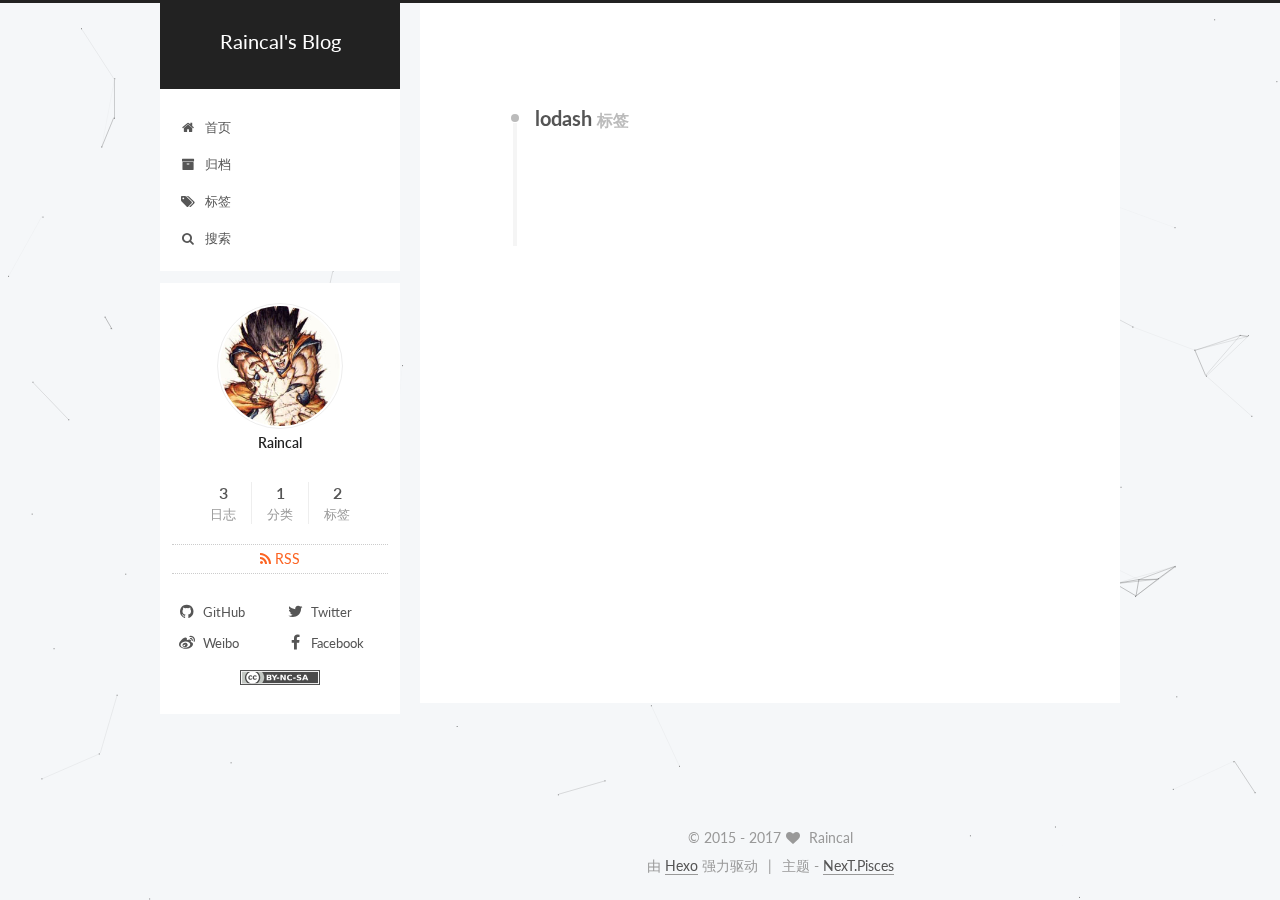
<file: tags/lodash/index.html>
<!doctype html><html class="theme-next pisces use-motion" lang="zh-Hans"><head><meta charset="UTF-8"><meta http-equiv="X-UA-Compatible" content="IE=edge"><meta name="viewport" content="width=device-width,initial-scale=1,maximum-scale=1"><meta http-equiv="Cache-Control" content="no-transform"><meta http-equiv="Cache-Control" content="no-siteapp"><link href="/lib/fancybox/source/jquery.fancybox.css?v=2.1.5" rel="stylesheet" type="text/css"><link href="//fonts.googleapis.com/css?family=Lato:300,300italic,400,400italic,700,700italic&subset=latin,latin-ext" rel="stylesheet" type="text/css"><link href="/lib/font-awesome/css/font-awesome.min.css?v=4.6.2" rel="stylesheet" type="text/css"><link href="/css/main.css?v=5.1.0" rel="stylesheet" type="text/css"><meta name="keywords" content="Raincal, Blog"><link rel="alternate" href="/atom.xml" title="Raincal's Blog" type="application/atom+xml"><link rel="shortcut icon" type="image/x-icon" href="/favicon.ico?v=5.1.0"><meta property="og:type" content="website"><meta property="og:title" content="Raincal's Blog"><meta property="og:url" content="https://raincal.top/tags/lodash/index.html"><meta property="og:site_name" content="Raincal's Blog"><meta name="twitter:card" content="summary"><meta name="twitter:title" content="Raincal's Blog"><script type="text/javascript" id="hexo.configurations">var NexT=window.NexT||{},CONFIG={root:"/",scheme:"Pisces",sidebar:{position:"left",display:"post",offset:12,offset_float:0,b2t:!1,scrollpercent:!1},fancybox:!0,motion:!0,duoshuo:{userId:"0",author:"博主"},algolia:{applicationID:"",apiKey:"",indexName:"",hits:{per_page:10},labels:{input_placeholder:"Search for Posts",hits_empty:"We didn't find any results for the search: ${query}",hits_stats:"${hits} results found in ${time} ms"}}}</script><link rel="canonical" href="https://raincal.top/tags/lodash/"><title> 标签: lodash | Raincal's Blog</title></head><body itemscope itemtype="http://schema.org/WebPage" lang="zh-Hans"><script>!function(e,t,a,n,c,o,s){e.GoogleAnalyticsObject=c,e[c]=e[c]||function(){(e[c].q=e[c].q||[]).push(arguments)},e[c].l=1*new Date,o=t.createElement(a),s=t.getElementsByTagName(a)[0],o.async=1,o.src="https://www.google-analytics.com/analytics.js",s.parentNode.insertBefore(o,s)}(window,document,"script",0,"ga"),ga("create","UA-89637345-1","auto"),ga("send","pageview")</script><script type="text/javascript">var _hmt=_hmt||[];!function(){var e=document.createElement("script");e.src="https://hm.baidu.com/hm.js?ab32a36a8e64e608dee4c469464c689c";var t=document.getElementsByTagName("script")[0];t.parentNode.insertBefore(e,t)}()</script><div class="container sidebar-position-left"><div class="headband"></div><header id="header" class="header" itemscope itemtype="http://schema.org/WPHeader"><div class="header-inner"><div class="site-brand-wrapper"><div class="site-meta"><div class="custom-logo-site-title"><a href="/" class="brand" rel="start"><span class="logo-line-before"><i></i></span> <span class="site-title">Raincal's Blog</span><span class="logo-line-after"><i></i></span></a></div><p class="site-subtitle"></p></div><div class="site-nav-toggle"> <button><span class="btn-bar"></span><span class="btn-bar"></span><span class="btn-bar"></span></button></div></div><nav class="site-nav"><ul id="menu" class="menu"><li class="menu-item menu-item-home"><a href="/" rel="section"><i class="menu-item-icon fa fa-fw fa-home"></i><br> 首页</a></li><li class="menu-item menu-item-archives"><a href="/archives" rel="section"><i class="menu-item-icon fa fa-fw fa-archive"></i><br> 归档</a></li><li class="menu-item menu-item-tags"><a href="/tags" rel="section"><i class="menu-item-icon fa fa-fw fa-tags"></i><br> 标签</a></li><li class="menu-item menu-item-search"><a href="javascript:;" class="st-search-show-outputs"><i class="menu-item-icon fa fa-search fa-fw"></i><br> 搜索</a></li></ul><div class="site-search"><form class="site-search-form"> <input type="text" id="st-search-input" class="st-search-input st-default-search-input"></form><script type="text/javascript">!function(t,e,n,s,c,i,a){t.SwiftypeObject=c,t[c]=t[c]||function(){(t[c].q=t[c].q||[]).push(arguments)},i=e.createElement(n),a=e.getElementsByTagName(n)[0],i.async=1,i.src="//s.swiftypecdn.com/install/v2/st.js",a.parentNode.insertBefore(i,a)}(window,document,"script",0,"_st"),_st("install","12f9CrnGN_2kkb_83wqh","2.0.0")</script></div></nav></div></header><main id="main" class="main"><div class="main-inner"><div class="content-wrap"><div id="content" class="content"><div id="posts" class="posts-collapse"><div class="collection-title"><h2> lodash <small>标签</small></h2></div><article class="post post-type-normal" itemscope itemtype="http://schema.org/Article"><header class="post-header"><h1 class="post-title"> <a class="post-title-link" href="/2016/06/30/lodash/" itemprop="url"><span itemprop="name">10 个可用 ES6 替代的 Lodash 特性</span></a></h1><div class="post-meta"> <time class="post-time" itemprop="dateCreated" datetime="2016-06-30T21:02:10+08:00" content="2016-06-30">06-30</time></div></header></article></div></div></div><div class="sidebar-toggle"><div class="sidebar-toggle-line-wrap"><span class="sidebar-toggle-line sidebar-toggle-line-first"></span><span class="sidebar-toggle-line sidebar-toggle-line-middle"></span><span class="sidebar-toggle-line sidebar-toggle-line-last"></span></div></div><aside id="sidebar" class="sidebar"><div class="sidebar-inner"><section class="site-overview sidebar-panel sidebar-panel-active"><div class="site-author motion-element" itemprop="author" itemscope itemtype="http://schema.org/Person"> <img class="site-author-image" itemprop="image" src="/images/avatar.jpg" alt="Raincal"><p class="site-author-name" itemprop="name">Raincal</p><p class="site-description motion-element" itemprop="description"></p></div><nav class="site-state motion-element"><div class="site-state-item site-state-posts"> <a href="/archives"><span class="site-state-item-count">3</span> <span class="site-state-item-name">日志</span></a></div><div class="site-state-item site-state-categories"> <span class="site-state-item-count">1</span> <span class="site-state-item-name">分类</span></div><div class="site-state-item site-state-tags"> <a href="/tags/index.html"><span class="site-state-item-count">2</span> <span class="site-state-item-name">标签</span></a></div></nav><div class="feed-link motion-element"><a href="/atom.xml" rel="alternate"><i class="fa fa-rss"></i> RSS</a></div><div class="links-of-author motion-element"><span class="links-of-author-item"><a href="https://github.com/Raincal" target="_blank" title="GitHub"><i class="fa fa-fw fa-github"></i> GitHub</a></span><span class="links-of-author-item"><a href="https://twitter.com/cyj228" target="_blank" title="Twitter"><i class="fa fa-fw fa-twitter"></i> Twitter</a></span><span class="links-of-author-item"><a href="http://weibo.com/cyj228" target="_blank" title="Weibo"><i class="fa fa-fw fa-weibo"></i> Weibo</a></span><span class="links-of-author-item"><a href="https://www.facebook.com/cyj228" target="_blank" title="Facebook"><i class="fa fa-fw fa-facebook"></i> Facebook</a></span></div><div class="cc-license motion-element" itemprop="license"> <a href="https://creativecommons.org/licenses/by-nc-sa/4.0/" class="cc-opacity" target="_blank"><img src="/images/cc-by-nc-sa.svg" alt="Creative Commons"></a></div></section></div></aside></div></main><footer id="footer" class="footer"><div class="footer-inner"><div class="copyright"> &copy; 2015 - <span itemprop="copyrightYear">2017</span><span class="with-love"><i class="fa fa-heart"></i></span> <span class="author" itemprop="copyrightHolder">Raincal</span></div><div class="powered-by"> 由 <a class="theme-link" href="https://hexo.io">Hexo</a> 强力驱动</div><div class="theme-info"> 主题 - <a class="theme-link" href="https://github.com/iissnan/hexo-theme-next">NexT.Pisces</a></div></div></footer><div class="back-to-top"><i class="fa fa-arrow-up"></i></div></div><script type="text/javascript">"[object Function]"!==Object.prototype.toString.call(window.Promise)&&(window.Promise=null)</script><script type="text/javascript" src="/lib/jquery/index.js?v=2.1.3"></script><script type="text/javascript" src="/lib/fastclick/lib/fastclick.min.js?v=1.0.6"></script><script type="text/javascript" src="/lib/jquery_lazyload/jquery.lazyload.js?v=1.9.7"></script><script type="text/javascript" src="/lib/velocity/velocity.min.js?v=1.2.1"></script><script type="text/javascript" src="/lib/velocity/velocity.ui.min.js?v=1.2.1"></script><script type="text/javascript" src="/lib/fancybox/source/jquery.fancybox.pack.js?v=2.1.5"></script><script type="text/javascript" src="/lib/canvas-nest/canvas-nest.min.js"></script><script type="text/javascript" src="/js/src/utils.js?v=5.1.0"></script><script type="text/javascript" src="/js/src/motion.js?v=5.1.0"></script><script type="text/javascript" src="/js/src/affix.js?v=5.1.0"></script><script type="text/javascript" src="/js/src/schemes/pisces.js?v=5.1.0"></script><script type="text/javascript" src="/js/src/bootstrap.js?v=5.1.0"></script><script id="dsq-count-scr" src="https://raincal.disqus.com/count.js" async></script><script src="https://cdn1.lncld.net/static/js/av-core-mini-0.6.1.js"></script><script>AV.initialize("xDCefA9EsTVuN1A9rHMfI8CG-gzGzoHsz","TgK8LqquaVhiY6lmrw6U8zcW")</script><script>function showTime(e){var t=new AV.Query(e),n=[],o=$(".leancloud_visitors");o.each(function(){n.push($(this).attr("id").trim())}),t.containedIn("url",n),t.find().done(function(e){if(0===e.length)return void o.find(".leancloud-visitors-count").text(0);for(var t=0;t<e.length;t++){var i=e[t],s=i.get("url"),r=i.get("time"),l=document.getElementById(s);$(l).find(".leancloud-visitors-count").text(r)}for(var t=0;t<n.length;t++){var s=n[t],l=document.getElementById(s),c=$(l).find(".leancloud-visitors-count");""==c.text()&&c.text(0)}}).fail(function(e,t){console.log("Error: "+t.code+" "+t.message)})}function addCount(e){var t=$(".leancloud_visitors"),n=t.attr("id").trim(),o=t.attr("data-flag-title").trim(),i=new AV.Query(e);i.equalTo("url",n),i.find({success:function(t){if(t.length>0){var i=t[0];i.fetchWhenSave(!0),i.increment("time"),i.save(null,{success:function(e){$(document.getElementById(n)).find(".leancloud-visitors-count").text(e.get("time"))},error:function(e,t){console.log("Failed to save Visitor num, with error message: "+t.message)}})}else{var s=new e,r=new AV.ACL;r.setPublicReadAccess(!0),r.setPublicWriteAccess(!0),s.setACL(r),s.set("title",o),s.set("url",n),s.set("time",1),s.save(null,{success:function(e){$(document.getElementById(n)).find(".leancloud-visitors-count").text(e.get("time"))},error:function(e,t){console.log("Failed to create")}})}},error:function(e){console.log("Error:"+e.code+" "+e.message)}})}$(function(){var e=AV.Object.extend("Counter");1==$(".leancloud_visitors").length?addCount(e):$(".post-title-link").length>1&&showTime(e)})</script><script type="text/javascript" src="/js/src/love.js"></script></body></html>
</file>
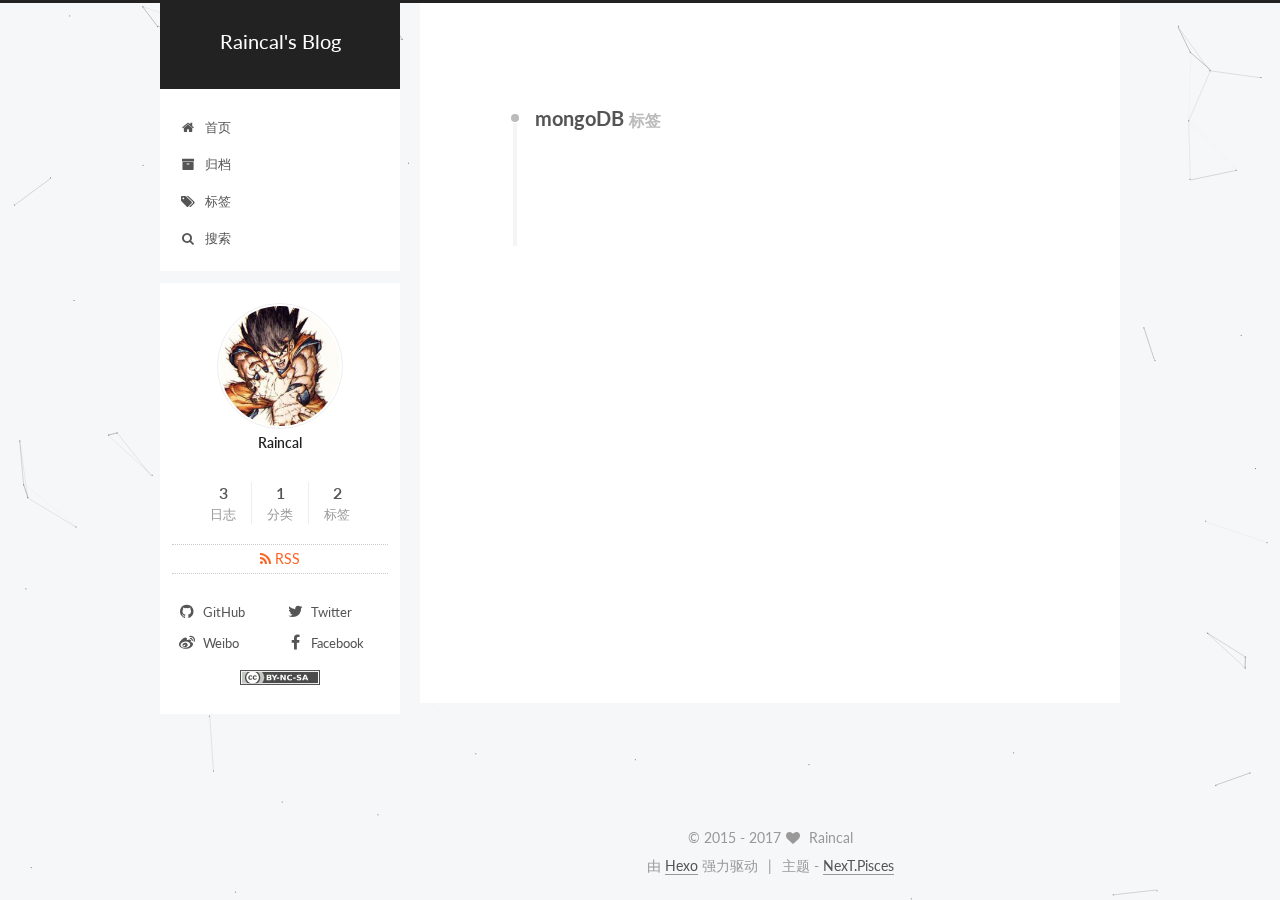
<file: tags/mongoDB/index.html>
<!doctype html><html class="theme-next pisces use-motion" lang="zh-Hans"><head><meta charset="UTF-8"><meta http-equiv="X-UA-Compatible" content="IE=edge"><meta name="viewport" content="width=device-width,initial-scale=1,maximum-scale=1"><meta http-equiv="Cache-Control" content="no-transform"><meta http-equiv="Cache-Control" content="no-siteapp"><link href="/lib/fancybox/source/jquery.fancybox.css?v=2.1.5" rel="stylesheet" type="text/css"><link href="//fonts.googleapis.com/css?family=Lato:300,300italic,400,400italic,700,700italic&subset=latin,latin-ext" rel="stylesheet" type="text/css"><link href="/lib/font-awesome/css/font-awesome.min.css?v=4.6.2" rel="stylesheet" type="text/css"><link href="/css/main.css?v=5.1.0" rel="stylesheet" type="text/css"><meta name="keywords" content="Raincal, Blog"><link rel="alternate" href="/atom.xml" title="Raincal's Blog" type="application/atom+xml"><link rel="shortcut icon" type="image/x-icon" href="/favicon.ico?v=5.1.0"><meta property="og:type" content="website"><meta property="og:title" content="Raincal's Blog"><meta property="og:url" content="https://raincal.top/tags/mongoDB/index.html"><meta property="og:site_name" content="Raincal's Blog"><meta name="twitter:card" content="summary"><meta name="twitter:title" content="Raincal's Blog"><script type="text/javascript" id="hexo.configurations">var NexT=window.NexT||{},CONFIG={root:"/",scheme:"Pisces",sidebar:{position:"left",display:"post",offset:12,offset_float:0,b2t:!1,scrollpercent:!1},fancybox:!0,motion:!0,duoshuo:{userId:"0",author:"博主"},algolia:{applicationID:"",apiKey:"",indexName:"",hits:{per_page:10},labels:{input_placeholder:"Search for Posts",hits_empty:"We didn't find any results for the search: ${query}",hits_stats:"${hits} results found in ${time} ms"}}}</script><link rel="canonical" href="https://raincal.top/tags/mongoDB/"><title> 标签: mongoDB | Raincal's Blog</title></head><body itemscope itemtype="http://schema.org/WebPage" lang="zh-Hans"><script>!function(e,t,a,n,c,o,s){e.GoogleAnalyticsObject=c,e[c]=e[c]||function(){(e[c].q=e[c].q||[]).push(arguments)},e[c].l=1*new Date,o=t.createElement(a),s=t.getElementsByTagName(a)[0],o.async=1,o.src="https://www.google-analytics.com/analytics.js",s.parentNode.insertBefore(o,s)}(window,document,"script",0,"ga"),ga("create","UA-89637345-1","auto"),ga("send","pageview")</script><script type="text/javascript">var _hmt=_hmt||[];!function(){var e=document.createElement("script");e.src="https://hm.baidu.com/hm.js?ab32a36a8e64e608dee4c469464c689c";var t=document.getElementsByTagName("script")[0];t.parentNode.insertBefore(e,t)}()</script><div class="container sidebar-position-left"><div class="headband"></div><header id="header" class="header" itemscope itemtype="http://schema.org/WPHeader"><div class="header-inner"><div class="site-brand-wrapper"><div class="site-meta"><div class="custom-logo-site-title"><a href="/" class="brand" rel="start"><span class="logo-line-before"><i></i></span> <span class="site-title">Raincal's Blog</span><span class="logo-line-after"><i></i></span></a></div><p class="site-subtitle"></p></div><div class="site-nav-toggle"> <button><span class="btn-bar"></span><span class="btn-bar"></span><span class="btn-bar"></span></button></div></div><nav class="site-nav"><ul id="menu" class="menu"><li class="menu-item menu-item-home"><a href="/" rel="section"><i class="menu-item-icon fa fa-fw fa-home"></i><br> 首页</a></li><li class="menu-item menu-item-archives"><a href="/archives" rel="section"><i class="menu-item-icon fa fa-fw fa-archive"></i><br> 归档</a></li><li class="menu-item menu-item-tags"><a href="/tags" rel="section"><i class="menu-item-icon fa fa-fw fa-tags"></i><br> 标签</a></li><li class="menu-item menu-item-search"><a href="javascript:;" class="st-search-show-outputs"><i class="menu-item-icon fa fa-search fa-fw"></i><br> 搜索</a></li></ul><div class="site-search"><form class="site-search-form"> <input type="text" id="st-search-input" class="st-search-input st-default-search-input"></form><script type="text/javascript">!function(t,e,n,s,c,i,a){t.SwiftypeObject=c,t[c]=t[c]||function(){(t[c].q=t[c].q||[]).push(arguments)},i=e.createElement(n),a=e.getElementsByTagName(n)[0],i.async=1,i.src="//s.swiftypecdn.com/install/v2/st.js",a.parentNode.insertBefore(i,a)}(window,document,"script",0,"_st"),_st("install","12f9CrnGN_2kkb_83wqh","2.0.0")</script></div></nav></div></header><main id="main" class="main"><div class="main-inner"><div class="content-wrap"><div id="content" class="content"><div id="posts" class="posts-collapse"><div class="collection-title"><h2> mongoDB <small>标签</small></h2></div><article class="post post-type-normal" itemscope itemtype="http://schema.org/Article"><header class="post-header"><h1 class="post-title"> <a class="post-title-link" href="/2015/07/10/mongoDB常用命令/" itemprop="url"><span itemprop="name">mongoDB常用命令</span></a></h1><div class="post-meta"> <time class="post-time" itemprop="dateCreated" datetime="2015-07-10T16:47:56+08:00" content="2015-07-10">07-10</time></div></header></article></div></div></div><div class="sidebar-toggle"><div class="sidebar-toggle-line-wrap"><span class="sidebar-toggle-line sidebar-toggle-line-first"></span><span class="sidebar-toggle-line sidebar-toggle-line-middle"></span><span class="sidebar-toggle-line sidebar-toggle-line-last"></span></div></div><aside id="sidebar" class="sidebar"><div class="sidebar-inner"><section class="site-overview sidebar-panel sidebar-panel-active"><div class="site-author motion-element" itemprop="author" itemscope itemtype="http://schema.org/Person"> <img class="site-author-image" itemprop="image" src="/images/avatar.jpg" alt="Raincal"><p class="site-author-name" itemprop="name">Raincal</p><p class="site-description motion-element" itemprop="description"></p></div><nav class="site-state motion-element"><div class="site-state-item site-state-posts"> <a href="/archives"><span class="site-state-item-count">3</span> <span class="site-state-item-name">日志</span></a></div><div class="site-state-item site-state-categories"> <span class="site-state-item-count">1</span> <span class="site-state-item-name">分类</span></div><div class="site-state-item site-state-tags"> <a href="/tags/index.html"><span class="site-state-item-count">2</span> <span class="site-state-item-name">标签</span></a></div></nav><div class="feed-link motion-element"><a href="/atom.xml" rel="alternate"><i class="fa fa-rss"></i> RSS</a></div><div class="links-of-author motion-element"><span class="links-of-author-item"><a href="https://github.com/Raincal" target="_blank" title="GitHub"><i class="fa fa-fw fa-github"></i> GitHub</a></span><span class="links-of-author-item"><a href="https://twitter.com/cyj228" target="_blank" title="Twitter"><i class="fa fa-fw fa-twitter"></i> Twitter</a></span><span class="links-of-author-item"><a href="http://weibo.com/cyj228" target="_blank" title="Weibo"><i class="fa fa-fw fa-weibo"></i> Weibo</a></span><span class="links-of-author-item"><a href="https://www.facebook.com/cyj228" target="_blank" title="Facebook"><i class="fa fa-fw fa-facebook"></i> Facebook</a></span></div><div class="cc-license motion-element" itemprop="license"> <a href="https://creativecommons.org/licenses/by-nc-sa/4.0/" class="cc-opacity" target="_blank"><img src="/images/cc-by-nc-sa.svg" alt="Creative Commons"></a></div></section></div></aside></div></main><footer id="footer" class="footer"><div class="footer-inner"><div class="copyright"> &copy; 2015 - <span itemprop="copyrightYear">2017</span><span class="with-love"><i class="fa fa-heart"></i></span> <span class="author" itemprop="copyrightHolder">Raincal</span></div><div class="powered-by"> 由 <a class="theme-link" href="https://hexo.io">Hexo</a> 强力驱动</div><div class="theme-info"> 主题 - <a class="theme-link" href="https://github.com/iissnan/hexo-theme-next">NexT.Pisces</a></div></div></footer><div class="back-to-top"><i class="fa fa-arrow-up"></i></div></div><script type="text/javascript">"[object Function]"!==Object.prototype.toString.call(window.Promise)&&(window.Promise=null)</script><script type="text/javascript" src="/lib/jquery/index.js?v=2.1.3"></script><script type="text/javascript" src="/lib/fastclick/lib/fastclick.min.js?v=1.0.6"></script><script type="text/javascript" src="/lib/jquery_lazyload/jquery.lazyload.js?v=1.9.7"></script><script type="text/javascript" src="/lib/velocity/velocity.min.js?v=1.2.1"></script><script type="text/javascript" src="/lib/velocity/velocity.ui.min.js?v=1.2.1"></script><script type="text/javascript" src="/lib/fancybox/source/jquery.fancybox.pack.js?v=2.1.5"></script><script type="text/javascript" src="/lib/canvas-nest/canvas-nest.min.js"></script><script type="text/javascript" src="/js/src/utils.js?v=5.1.0"></script><script type="text/javascript" src="/js/src/motion.js?v=5.1.0"></script><script type="text/javascript" src="/js/src/affix.js?v=5.1.0"></script><script type="text/javascript" src="/js/src/schemes/pisces.js?v=5.1.0"></script><script type="text/javascript" src="/js/src/bootstrap.js?v=5.1.0"></script><script id="dsq-count-scr" src="https://raincal.disqus.com/count.js" async></script><script src="https://cdn1.lncld.net/static/js/av-core-mini-0.6.1.js"></script><script>AV.initialize("xDCefA9EsTVuN1A9rHMfI8CG-gzGzoHsz","TgK8LqquaVhiY6lmrw6U8zcW")</script><script>function showTime(e){var t=new AV.Query(e),n=[],o=$(".leancloud_visitors");o.each(function(){n.push($(this).attr("id").trim())}),t.containedIn("url",n),t.find().done(function(e){if(0===e.length)return void o.find(".leancloud-visitors-count").text(0);for(var t=0;t<e.length;t++){var i=e[t],s=i.get("url"),r=i.get("time"),l=document.getElementById(s);$(l).find(".leancloud-visitors-count").text(r)}for(var t=0;t<n.length;t++){var s=n[t],l=document.getElementById(s),c=$(l).find(".leancloud-visitors-count");""==c.text()&&c.text(0)}}).fail(function(e,t){console.log("Error: "+t.code+" "+t.message)})}function addCount(e){var t=$(".leancloud_visitors"),n=t.attr("id").trim(),o=t.attr("data-flag-title").trim(),i=new AV.Query(e);i.equalTo("url",n),i.find({success:function(t){if(t.length>0){var i=t[0];i.fetchWhenSave(!0),i.increment("time"),i.save(null,{success:function(e){$(document.getElementById(n)).find(".leancloud-visitors-count").text(e.get("time"))},error:function(e,t){console.log("Failed to save Visitor num, with error message: "+t.message)}})}else{var s=new e,r=new AV.ACL;r.setPublicReadAccess(!0),r.setPublicWriteAccess(!0),s.setACL(r),s.set("title",o),s.set("url",n),s.set("time",1),s.save(null,{success:function(e){$(document.getElementById(n)).find(".leancloud-visitors-count").text(e.get("time"))},error:function(e,t){console.log("Failed to create")}})}},error:function(e){console.log("Error:"+e.code+" "+e.message)}})}$(function(){var e=AV.Object.extend("Counter");1==$(".leancloud_visitors").length?addCount(e):$(".post-title-link").length>1&&showTime(e)})</script><script type="text/javascript" src="/js/src/love.js"></script></body></html>
</file>
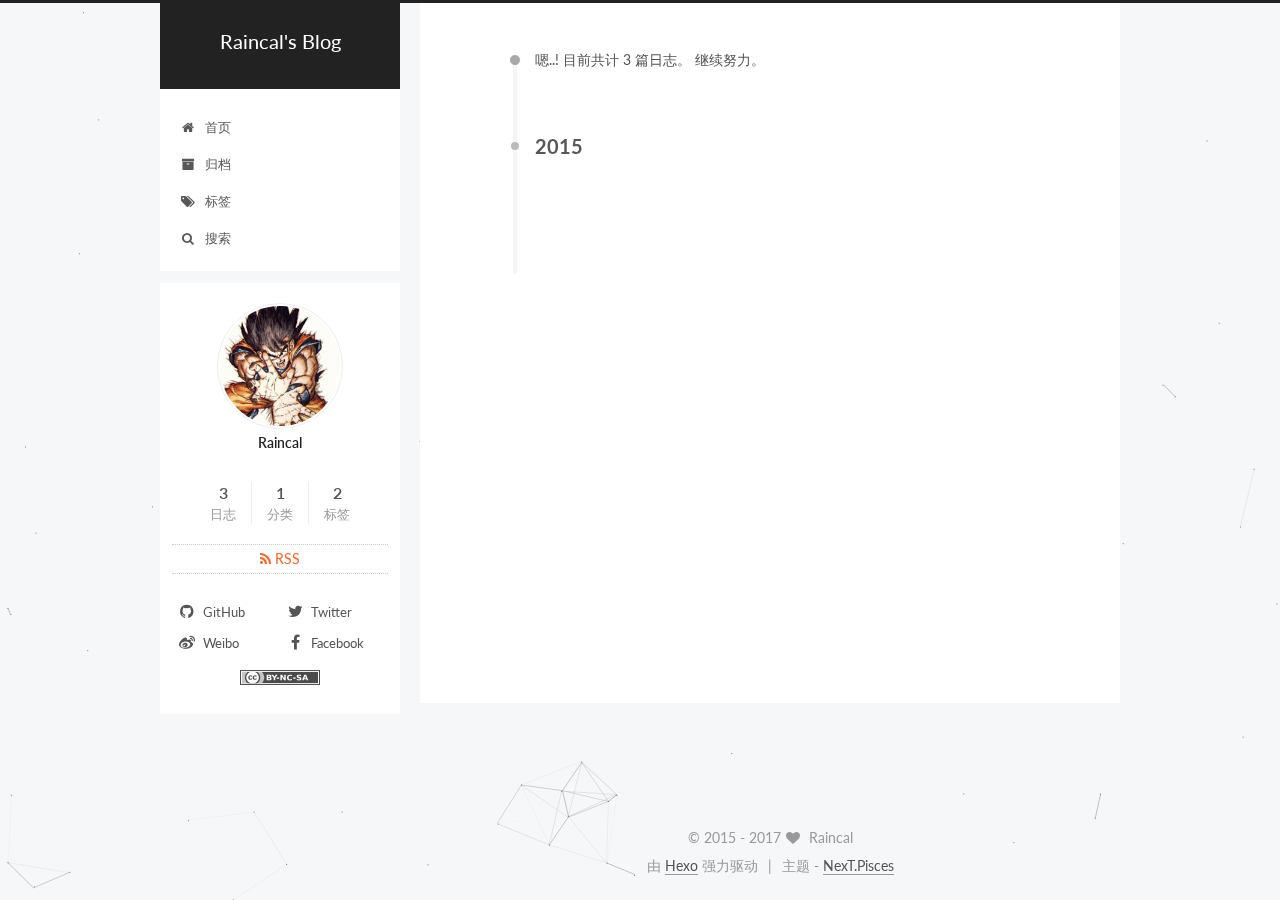
<file: archives/2015/05/index.html>
<!doctype html><html class="theme-next pisces use-motion" lang="zh-Hans"><head><meta charset="UTF-8"><meta http-equiv="X-UA-Compatible" content="IE=edge"><meta name="viewport" content="width=device-width,initial-scale=1,maximum-scale=1"><meta http-equiv="Cache-Control" content="no-transform"><meta http-equiv="Cache-Control" content="no-siteapp"><link href="/lib/fancybox/source/jquery.fancybox.css?v=2.1.5" rel="stylesheet" type="text/css"><link href="//fonts.googleapis.com/css?family=Lato:300,300italic,400,400italic,700,700italic&subset=latin,latin-ext" rel="stylesheet" type="text/css"><link href="/lib/font-awesome/css/font-awesome.min.css?v=4.6.2" rel="stylesheet" type="text/css"><link href="/css/main.css?v=5.1.0" rel="stylesheet" type="text/css"><meta name="keywords" content="Raincal, Blog"><link rel="alternate" href="/atom.xml" title="Raincal's Blog" type="application/atom+xml"><link rel="shortcut icon" type="image/x-icon" href="/favicon.ico?v=5.1.0"><meta property="og:type" content="website"><meta property="og:title" content="Raincal's Blog"><meta property="og:url" content="https://raincal.top/archives/2015/05/index.html"><meta property="og:site_name" content="Raincal's Blog"><meta name="twitter:card" content="summary"><meta name="twitter:title" content="Raincal's Blog"><script type="text/javascript" id="hexo.configurations">var NexT=window.NexT||{},CONFIG={root:"/",scheme:"Pisces",sidebar:{position:"left",display:"post",offset:12,offset_float:0,b2t:!1,scrollpercent:!1},fancybox:!0,motion:!0,duoshuo:{userId:"0",author:"博主"},algolia:{applicationID:"",apiKey:"",indexName:"",hits:{per_page:10},labels:{input_placeholder:"Search for Posts",hits_empty:"We didn't find any results for the search: ${query}",hits_stats:"${hits} results found in ${time} ms"}}}</script><link rel="canonical" href="https://raincal.top/archives/2015/05/"><title> 归档 | Raincal's Blog</title></head><body itemscope itemtype="http://schema.org/WebPage" lang="zh-Hans"><script>!function(e,t,a,n,c,o,s){e.GoogleAnalyticsObject=c,e[c]=e[c]||function(){(e[c].q=e[c].q||[]).push(arguments)},e[c].l=1*new Date,o=t.createElement(a),s=t.getElementsByTagName(a)[0],o.async=1,o.src="https://www.google-analytics.com/analytics.js",s.parentNode.insertBefore(o,s)}(window,document,"script",0,"ga"),ga("create","UA-89637345-1","auto"),ga("send","pageview")</script><script type="text/javascript">var _hmt=_hmt||[];!function(){var e=document.createElement("script");e.src="https://hm.baidu.com/hm.js?ab32a36a8e64e608dee4c469464c689c";var t=document.getElementsByTagName("script")[0];t.parentNode.insertBefore(e,t)}()</script><div class="container sidebar-position-left page-archive"><div class="headband"></div><header id="header" class="header" itemscope itemtype="http://schema.org/WPHeader"><div class="header-inner"><div class="site-brand-wrapper"><div class="site-meta"><div class="custom-logo-site-title"><a href="/" class="brand" rel="start"><span class="logo-line-before"><i></i></span> <span class="site-title">Raincal's Blog</span><span class="logo-line-after"><i></i></span></a></div><p class="site-subtitle"></p></div><div class="site-nav-toggle"> <button><span class="btn-bar"></span><span class="btn-bar"></span><span class="btn-bar"></span></button></div></div><nav class="site-nav"><ul id="menu" class="menu"><li class="menu-item menu-item-home"><a href="/" rel="section"><i class="menu-item-icon fa fa-fw fa-home"></i><br> 首页</a></li><li class="menu-item menu-item-archives"><a href="/archives" rel="section"><i class="menu-item-icon fa fa-fw fa-archive"></i><br> 归档</a></li><li class="menu-item menu-item-tags"><a href="/tags" rel="section"><i class="menu-item-icon fa fa-fw fa-tags"></i><br> 标签</a></li><li class="menu-item menu-item-search"><a href="javascript:;" class="st-search-show-outputs"><i class="menu-item-icon fa fa-search fa-fw"></i><br> 搜索</a></li></ul><div class="site-search"><form class="site-search-form"> <input type="text" id="st-search-input" class="st-search-input st-default-search-input"></form><script type="text/javascript">!function(t,e,n,s,c,i,a){t.SwiftypeObject=c,t[c]=t[c]||function(){(t[c].q=t[c].q||[]).push(arguments)},i=e.createElement(n),a=e.getElementsByTagName(n)[0],i.async=1,i.src="//s.swiftypecdn.com/install/v2/st.js",a.parentNode.insertBefore(i,a)}(window,document,"script",0,"_st"),_st("install","12f9CrnGN_2kkb_83wqh","2.0.0")</script></div></nav></div></header><main id="main" class="main"><div class="main-inner"><div class="content-wrap"><div id="content" class="content"><section id="posts" class="posts-collapse"><span class="archive-move-on"></span> <span class="archive-page-counter">嗯..! 目前共计 3 篇日志。 继续努力。</span><div class="collection-title"><h2 class="archive-year motion-element" id="archive-year-2015">2015</h2></div><article class="post post-type-normal" itemscope itemtype="http://schema.org/Article"><header class="post-header"><h1 class="post-title"> <a class="post-title-link" href="/2015/05/09/Mac-OS终端使用subl运行Sublime-Text-3/" itemprop="url"><span itemprop="name">Mac OS终端使用subl运行Sublime Text 3</span></a></h1><div class="post-meta"> <time class="post-time" itemprop="dateCreated" datetime="2015-05-09T05:49:56+08:00" content="2015-05-09">05-09</time></div></header></article></section></div></div><div class="sidebar-toggle"><div class="sidebar-toggle-line-wrap"><span class="sidebar-toggle-line sidebar-toggle-line-first"></span><span class="sidebar-toggle-line sidebar-toggle-line-middle"></span><span class="sidebar-toggle-line sidebar-toggle-line-last"></span></div></div><aside id="sidebar" class="sidebar"><div class="sidebar-inner"><section class="site-overview sidebar-panel sidebar-panel-active"><div class="site-author motion-element" itemprop="author" itemscope itemtype="http://schema.org/Person"> <img class="site-author-image" itemprop="image" src="/images/avatar.jpg" alt="Raincal"><p class="site-author-name" itemprop="name">Raincal</p><p class="site-description motion-element" itemprop="description"></p></div><nav class="site-state motion-element"><div class="site-state-item site-state-posts"> <a href="/archives"><span class="site-state-item-count">3</span> <span class="site-state-item-name">日志</span></a></div><div class="site-state-item site-state-categories"> <span class="site-state-item-count">1</span> <span class="site-state-item-name">分类</span></div><div class="site-state-item site-state-tags"> <a href="/tags/index.html"><span class="site-state-item-count">2</span> <span class="site-state-item-name">标签</span></a></div></nav><div class="feed-link motion-element"><a href="/atom.xml" rel="alternate"><i class="fa fa-rss"></i> RSS</a></div><div class="links-of-author motion-element"><span class="links-of-author-item"><a href="https://github.com/Raincal" target="_blank" title="GitHub"><i class="fa fa-fw fa-github"></i> GitHub</a></span><span class="links-of-author-item"><a href="https://twitter.com/cyj228" target="_blank" title="Twitter"><i class="fa fa-fw fa-twitter"></i> Twitter</a></span><span class="links-of-author-item"><a href="http://weibo.com/cyj228" target="_blank" title="Weibo"><i class="fa fa-fw fa-weibo"></i> Weibo</a></span><span class="links-of-author-item"><a href="https://www.facebook.com/cyj228" target="_blank" title="Facebook"><i class="fa fa-fw fa-facebook"></i> Facebook</a></span></div><div class="cc-license motion-element" itemprop="license"> <a href="https://creativecommons.org/licenses/by-nc-sa/4.0/" class="cc-opacity" target="_blank"><img src="/images/cc-by-nc-sa.svg" alt="Creative Commons"></a></div></section></div></aside></div></main><footer id="footer" class="footer"><div class="footer-inner"><div class="copyright"> &copy; 2015 - <span itemprop="copyrightYear">2017</span><span class="with-love"><i class="fa fa-heart"></i></span> <span class="author" itemprop="copyrightHolder">Raincal</span></div><div class="powered-by"> 由 <a class="theme-link" href="https://hexo.io">Hexo</a> 强力驱动</div><div class="theme-info"> 主题 - <a class="theme-link" href="https://github.com/iissnan/hexo-theme-next">NexT.Pisces</a></div></div></footer><div class="back-to-top"><i class="fa fa-arrow-up"></i></div></div><script type="text/javascript">"[object Function]"!==Object.prototype.toString.call(window.Promise)&&(window.Promise=null)</script><script type="text/javascript" src="/lib/jquery/index.js?v=2.1.3"></script><script type="text/javascript" src="/lib/fastclick/lib/fastclick.min.js?v=1.0.6"></script><script type="text/javascript" src="/lib/jquery_lazyload/jquery.lazyload.js?v=1.9.7"></script><script type="text/javascript" src="/lib/velocity/velocity.min.js?v=1.2.1"></script><script type="text/javascript" src="/lib/velocity/velocity.ui.min.js?v=1.2.1"></script><script type="text/javascript" src="/lib/fancybox/source/jquery.fancybox.pack.js?v=2.1.5"></script><script type="text/javascript" src="/lib/canvas-nest/canvas-nest.min.js"></script><script type="text/javascript" src="/js/src/utils.js?v=5.1.0"></script><script type="text/javascript" src="/js/src/motion.js?v=5.1.0"></script><script type="text/javascript" src="/js/src/affix.js?v=5.1.0"></script><script type="text/javascript" src="/js/src/schemes/pisces.js?v=5.1.0"></script><script type="text/javascript" id="motion.page.archive">$(".archive-year").velocity("transition.slideLeftIn")</script><script type="text/javascript" src="/js/src/bootstrap.js?v=5.1.0"></script><script id="dsq-count-scr" src="https://raincal.disqus.com/count.js" async></script><script src="https://cdn1.lncld.net/static/js/av-core-mini-0.6.1.js"></script><script>AV.initialize("xDCefA9EsTVuN1A9rHMfI8CG-gzGzoHsz","TgK8LqquaVhiY6lmrw6U8zcW")</script><script>function showTime(e){var t=new AV.Query(e),n=[],o=$(".leancloud_visitors");o.each(function(){n.push($(this).attr("id").trim())}),t.containedIn("url",n),t.find().done(function(e){if(0===e.length)return void o.find(".leancloud-visitors-count").text(0);for(var t=0;t<e.length;t++){var i=e[t],s=i.get("url"),r=i.get("time"),l=document.getElementById(s);$(l).find(".leancloud-visitors-count").text(r)}for(var t=0;t<n.length;t++){var s=n[t],l=document.getElementById(s),c=$(l).find(".leancloud-visitors-count");""==c.text()&&c.text(0)}}).fail(function(e,t){console.log("Error: "+t.code+" "+t.message)})}function addCount(e){var t=$(".leancloud_visitors"),n=t.attr("id").trim(),o=t.attr("data-flag-title").trim(),i=new AV.Query(e);i.equalTo("url",n),i.find({success:function(t){if(t.length>0){var i=t[0];i.fetchWhenSave(!0),i.increment("time"),i.save(null,{success:function(e){$(document.getElementById(n)).find(".leancloud-visitors-count").text(e.get("time"))},error:function(e,t){console.log("Failed to save Visitor num, with error message: "+t.message)}})}else{var s=new e,r=new AV.ACL;r.setPublicReadAccess(!0),r.setPublicWriteAccess(!0),s.setACL(r),s.set("title",o),s.set("url",n),s.set("time",1),s.save(null,{success:function(e){$(document.getElementById(n)).find(".leancloud-visitors-count").text(e.get("time"))},error:function(e,t){console.log("Failed to create")}})}},error:function(e){console.log("Error:"+e.code+" "+e.message)}})}$(function(){var e=AV.Object.extend("Counter");1==$(".leancloud_visitors").length?addCount(e):$(".post-title-link").length>1&&showTime(e)})</script><script type="text/javascript" src="/js/src/love.js"></script></body></html>
</file>
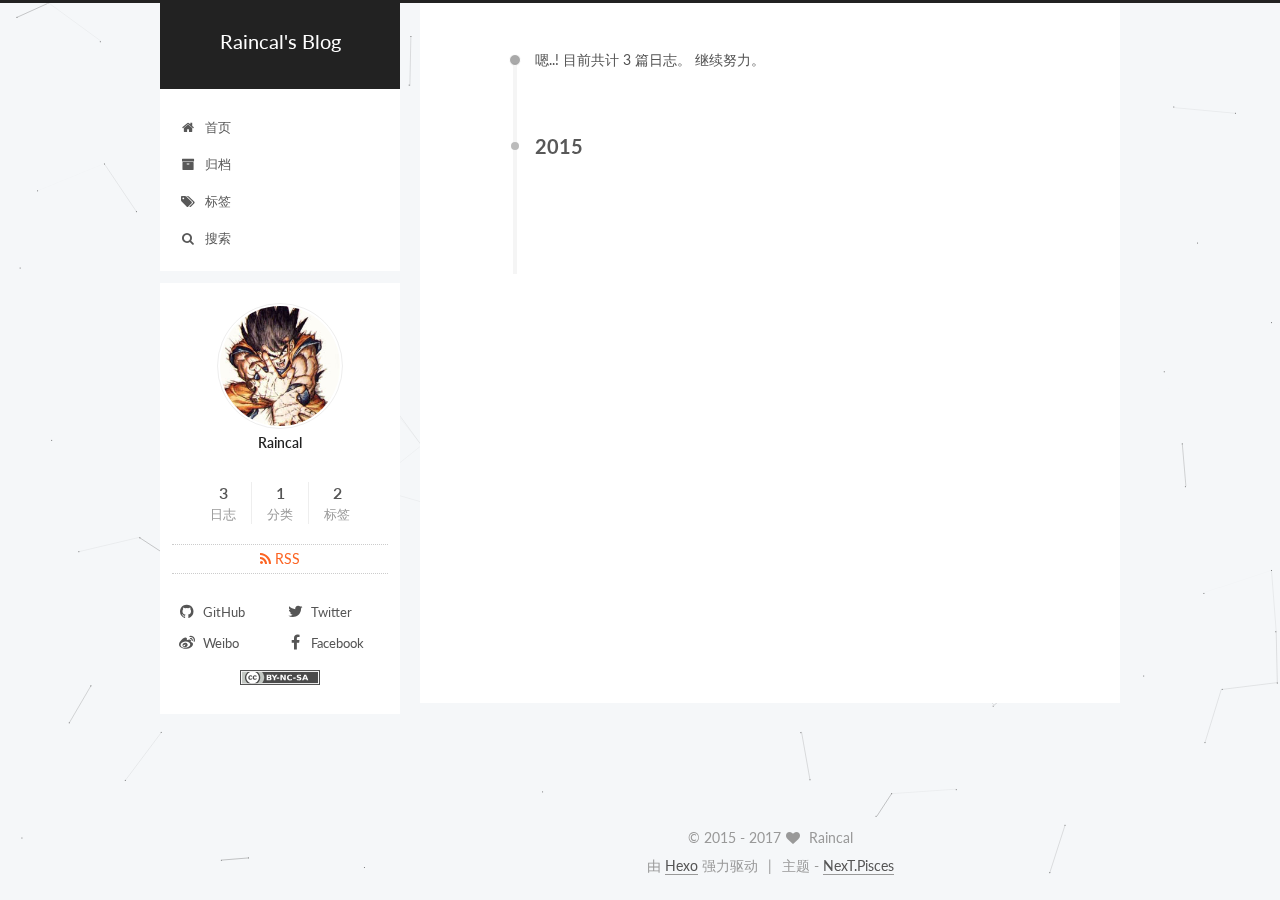
<file: archives/2015/07/index.html>
<!doctype html><html class="theme-next pisces use-motion" lang="zh-Hans"><head><meta charset="UTF-8"><meta http-equiv="X-UA-Compatible" content="IE=edge"><meta name="viewport" content="width=device-width,initial-scale=1,maximum-scale=1"><meta http-equiv="Cache-Control" content="no-transform"><meta http-equiv="Cache-Control" content="no-siteapp"><link href="/lib/fancybox/source/jquery.fancybox.css?v=2.1.5" rel="stylesheet" type="text/css"><link href="//fonts.googleapis.com/css?family=Lato:300,300italic,400,400italic,700,700italic&subset=latin,latin-ext" rel="stylesheet" type="text/css"><link href="/lib/font-awesome/css/font-awesome.min.css?v=4.6.2" rel="stylesheet" type="text/css"><link href="/css/main.css?v=5.1.0" rel="stylesheet" type="text/css"><meta name="keywords" content="Raincal, Blog"><link rel="alternate" href="/atom.xml" title="Raincal's Blog" type="application/atom+xml"><link rel="shortcut icon" type="image/x-icon" href="/favicon.ico?v=5.1.0"><meta property="og:type" content="website"><meta property="og:title" content="Raincal's Blog"><meta property="og:url" content="https://raincal.top/archives/2015/07/index.html"><meta property="og:site_name" content="Raincal's Blog"><meta name="twitter:card" content="summary"><meta name="twitter:title" content="Raincal's Blog"><script type="text/javascript" id="hexo.configurations">var NexT=window.NexT||{},CONFIG={root:"/",scheme:"Pisces",sidebar:{position:"left",display:"post",offset:12,offset_float:0,b2t:!1,scrollpercent:!1},fancybox:!0,motion:!0,duoshuo:{userId:"0",author:"博主"},algolia:{applicationID:"",apiKey:"",indexName:"",hits:{per_page:10},labels:{input_placeholder:"Search for Posts",hits_empty:"We didn't find any results for the search: ${query}",hits_stats:"${hits} results found in ${time} ms"}}}</script><link rel="canonical" href="https://raincal.top/archives/2015/07/"><title> 归档 | Raincal's Blog</title></head><body itemscope itemtype="http://schema.org/WebPage" lang="zh-Hans"><script>!function(e,t,a,n,c,o,s){e.GoogleAnalyticsObject=c,e[c]=e[c]||function(){(e[c].q=e[c].q||[]).push(arguments)},e[c].l=1*new Date,o=t.createElement(a),s=t.getElementsByTagName(a)[0],o.async=1,o.src="https://www.google-analytics.com/analytics.js",s.parentNode.insertBefore(o,s)}(window,document,"script",0,"ga"),ga("create","UA-89637345-1","auto"),ga("send","pageview")</script><script type="text/javascript">var _hmt=_hmt||[];!function(){var e=document.createElement("script");e.src="https://hm.baidu.com/hm.js?ab32a36a8e64e608dee4c469464c689c";var t=document.getElementsByTagName("script")[0];t.parentNode.insertBefore(e,t)}()</script><div class="container sidebar-position-left page-archive"><div class="headband"></div><header id="header" class="header" itemscope itemtype="http://schema.org/WPHeader"><div class="header-inner"><div class="site-brand-wrapper"><div class="site-meta"><div class="custom-logo-site-title"><a href="/" class="brand" rel="start"><span class="logo-line-before"><i></i></span> <span class="site-title">Raincal's Blog</span><span class="logo-line-after"><i></i></span></a></div><p class="site-subtitle"></p></div><div class="site-nav-toggle"> <button><span class="btn-bar"></span><span class="btn-bar"></span><span class="btn-bar"></span></button></div></div><nav class="site-nav"><ul id="menu" class="menu"><li class="menu-item menu-item-home"><a href="/" rel="section"><i class="menu-item-icon fa fa-fw fa-home"></i><br> 首页</a></li><li class="menu-item menu-item-archives"><a href="/archives" rel="section"><i class="menu-item-icon fa fa-fw fa-archive"></i><br> 归档</a></li><li class="menu-item menu-item-tags"><a href="/tags" rel="section"><i class="menu-item-icon fa fa-fw fa-tags"></i><br> 标签</a></li><li class="menu-item menu-item-search"><a href="javascript:;" class="st-search-show-outputs"><i class="menu-item-icon fa fa-search fa-fw"></i><br> 搜索</a></li></ul><div class="site-search"><form class="site-search-form"> <input type="text" id="st-search-input" class="st-search-input st-default-search-input"></form><script type="text/javascript">!function(t,e,n,s,c,i,a){t.SwiftypeObject=c,t[c]=t[c]||function(){(t[c].q=t[c].q||[]).push(arguments)},i=e.createElement(n),a=e.getElementsByTagName(n)[0],i.async=1,i.src="//s.swiftypecdn.com/install/v2/st.js",a.parentNode.insertBefore(i,a)}(window,document,"script",0,"_st"),_st("install","12f9CrnGN_2kkb_83wqh","2.0.0")</script></div></nav></div></header><main id="main" class="main"><div class="main-inner"><div class="content-wrap"><div id="content" class="content"><section id="posts" class="posts-collapse"><span class="archive-move-on"></span> <span class="archive-page-counter">嗯..! 目前共计 3 篇日志。 继续努力。</span><div class="collection-title"><h2 class="archive-year motion-element" id="archive-year-2015">2015</h2></div><article class="post post-type-normal" itemscope itemtype="http://schema.org/Article"><header class="post-header"><h1 class="post-title"> <a class="post-title-link" href="/2015/07/10/mongoDB常用命令/" itemprop="url"><span itemprop="name">mongoDB常用命令</span></a></h1><div class="post-meta"> <time class="post-time" itemprop="dateCreated" datetime="2015-07-10T16:47:56+08:00" content="2015-07-10">07-10</time></div></header></article></section></div></div><div class="sidebar-toggle"><div class="sidebar-toggle-line-wrap"><span class="sidebar-toggle-line sidebar-toggle-line-first"></span><span class="sidebar-toggle-line sidebar-toggle-line-middle"></span><span class="sidebar-toggle-line sidebar-toggle-line-last"></span></div></div><aside id="sidebar" class="sidebar"><div class="sidebar-inner"><section class="site-overview sidebar-panel sidebar-panel-active"><div class="site-author motion-element" itemprop="author" itemscope itemtype="http://schema.org/Person"> <img class="site-author-image" itemprop="image" src="/images/avatar.jpg" alt="Raincal"><p class="site-author-name" itemprop="name">Raincal</p><p class="site-description motion-element" itemprop="description"></p></div><nav class="site-state motion-element"><div class="site-state-item site-state-posts"> <a href="/archives"><span class="site-state-item-count">3</span> <span class="site-state-item-name">日志</span></a></div><div class="site-state-item site-state-categories"> <span class="site-state-item-count">1</span> <span class="site-state-item-name">分类</span></div><div class="site-state-item site-state-tags"> <a href="/tags/index.html"><span class="site-state-item-count">2</span> <span class="site-state-item-name">标签</span></a></div></nav><div class="feed-link motion-element"><a href="/atom.xml" rel="alternate"><i class="fa fa-rss"></i> RSS</a></div><div class="links-of-author motion-element"><span class="links-of-author-item"><a href="https://github.com/Raincal" target="_blank" title="GitHub"><i class="fa fa-fw fa-github"></i> GitHub</a></span><span class="links-of-author-item"><a href="https://twitter.com/cyj228" target="_blank" title="Twitter"><i class="fa fa-fw fa-twitter"></i> Twitter</a></span><span class="links-of-author-item"><a href="http://weibo.com/cyj228" target="_blank" title="Weibo"><i class="fa fa-fw fa-weibo"></i> Weibo</a></span><span class="links-of-author-item"><a href="https://www.facebook.com/cyj228" target="_blank" title="Facebook"><i class="fa fa-fw fa-facebook"></i> Facebook</a></span></div><div class="cc-license motion-element" itemprop="license"> <a href="https://creativecommons.org/licenses/by-nc-sa/4.0/" class="cc-opacity" target="_blank"><img src="/images/cc-by-nc-sa.svg" alt="Creative Commons"></a></div></section></div></aside></div></main><footer id="footer" class="footer"><div class="footer-inner"><div class="copyright"> &copy; 2015 - <span itemprop="copyrightYear">2017</span><span class="with-love"><i class="fa fa-heart"></i></span> <span class="author" itemprop="copyrightHolder">Raincal</span></div><div class="powered-by"> 由 <a class="theme-link" href="https://hexo.io">Hexo</a> 强力驱动</div><div class="theme-info"> 主题 - <a class="theme-link" href="https://github.com/iissnan/hexo-theme-next">NexT.Pisces</a></div></div></footer><div class="back-to-top"><i class="fa fa-arrow-up"></i></div></div><script type="text/javascript">"[object Function]"!==Object.prototype.toString.call(window.Promise)&&(window.Promise=null)</script><script type="text/javascript" src="/lib/jquery/index.js?v=2.1.3"></script><script type="text/javascript" src="/lib/fastclick/lib/fastclick.min.js?v=1.0.6"></script><script type="text/javascript" src="/lib/jquery_lazyload/jquery.lazyload.js?v=1.9.7"></script><script type="text/javascript" src="/lib/velocity/velocity.min.js?v=1.2.1"></script><script type="text/javascript" src="/lib/velocity/velocity.ui.min.js?v=1.2.1"></script><script type="text/javascript" src="/lib/fancybox/source/jquery.fancybox.pack.js?v=2.1.5"></script><script type="text/javascript" src="/lib/canvas-nest/canvas-nest.min.js"></script><script type="text/javascript" src="/js/src/utils.js?v=5.1.0"></script><script type="text/javascript" src="/js/src/motion.js?v=5.1.0"></script><script type="text/javascript" src="/js/src/affix.js?v=5.1.0"></script><script type="text/javascript" src="/js/src/schemes/pisces.js?v=5.1.0"></script><script type="text/javascript" id="motion.page.archive">$(".archive-year").velocity("transition.slideLeftIn")</script><script type="text/javascript" src="/js/src/bootstrap.js?v=5.1.0"></script><script id="dsq-count-scr" src="https://raincal.disqus.com/count.js" async></script><script src="https://cdn1.lncld.net/static/js/av-core-mini-0.6.1.js"></script><script>AV.initialize("xDCefA9EsTVuN1A9rHMfI8CG-gzGzoHsz","TgK8LqquaVhiY6lmrw6U8zcW")</script><script>function showTime(e){var t=new AV.Query(e),n=[],o=$(".leancloud_visitors");o.each(function(){n.push($(this).attr("id").trim())}),t.containedIn("url",n),t.find().done(function(e){if(0===e.length)return void o.find(".leancloud-visitors-count").text(0);for(var t=0;t<e.length;t++){var i=e[t],s=i.get("url"),r=i.get("time"),l=document.getElementById(s);$(l).find(".leancloud-visitors-count").text(r)}for(var t=0;t<n.length;t++){var s=n[t],l=document.getElementById(s),c=$(l).find(".leancloud-visitors-count");""==c.text()&&c.text(0)}}).fail(function(e,t){console.log("Error: "+t.code+" "+t.message)})}function addCount(e){var t=$(".leancloud_visitors"),n=t.attr("id").trim(),o=t.attr("data-flag-title").trim(),i=new AV.Query(e);i.equalTo("url",n),i.find({success:function(t){if(t.length>0){var i=t[0];i.fetchWhenSave(!0),i.increment("time"),i.save(null,{success:function(e){$(document.getElementById(n)).find(".leancloud-visitors-count").text(e.get("time"))},error:function(e,t){console.log("Failed to save Visitor num, with error message: "+t.message)}})}else{var s=new e,r=new AV.ACL;r.setPublicReadAccess(!0),r.setPublicWriteAccess(!0),s.setACL(r),s.set("title",o),s.set("url",n),s.set("time",1),s.save(null,{success:function(e){$(document.getElementById(n)).find(".leancloud-visitors-count").text(e.get("time"))},error:function(e,t){console.log("Failed to create")}})}},error:function(e){console.log("Error:"+e.code+" "+e.message)}})}$(function(){var e=AV.Object.extend("Counter");1==$(".leancloud_visitors").length?addCount(e):$(".post-title-link").length>1&&showTime(e)})</script><script type="text/javascript" src="/js/src/love.js"></script></body></html>
</file>
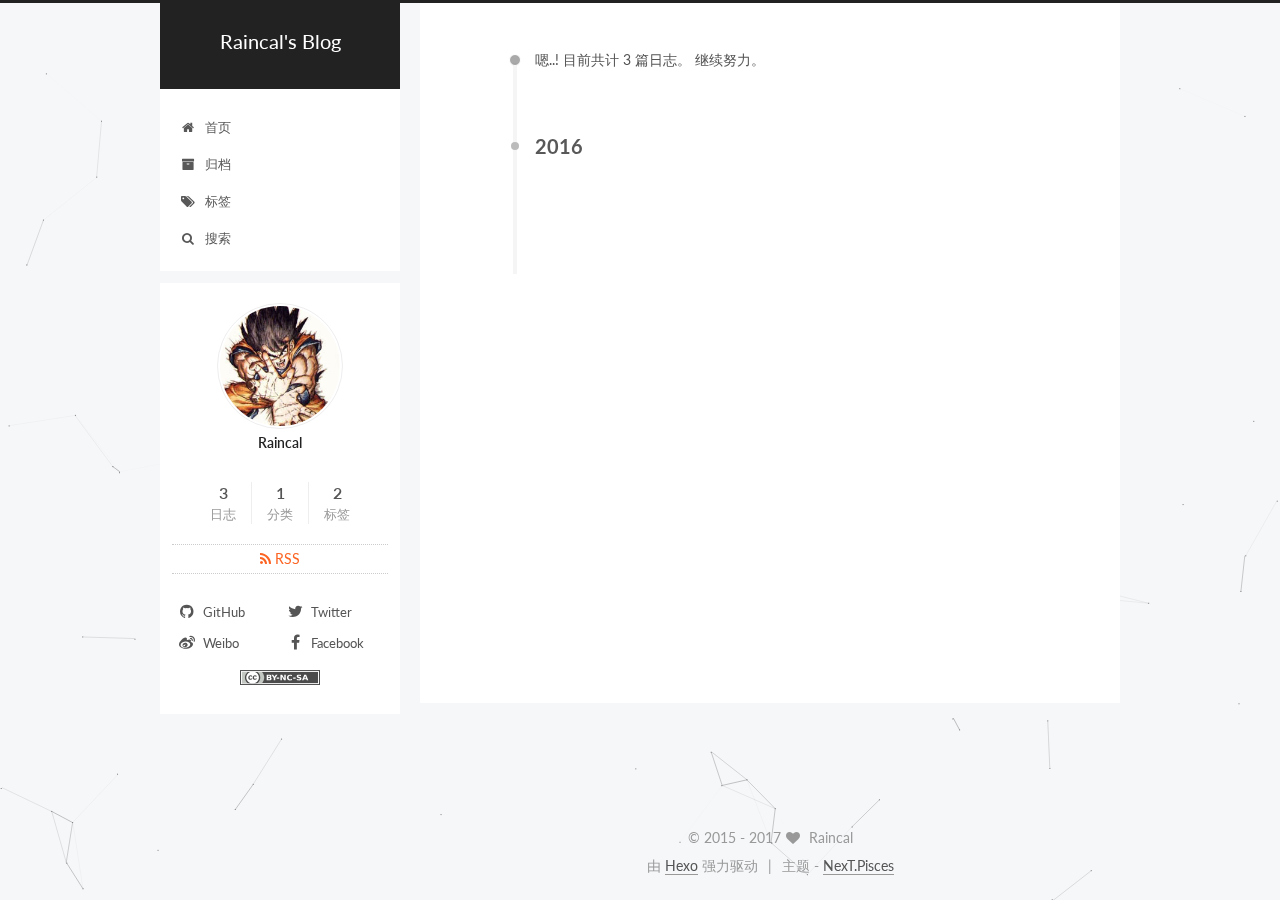
<file: archives/2016/06/index.html>
<!doctype html><html class="theme-next pisces use-motion" lang="zh-Hans"><head><meta charset="UTF-8"><meta http-equiv="X-UA-Compatible" content="IE=edge"><meta name="viewport" content="width=device-width,initial-scale=1,maximum-scale=1"><meta http-equiv="Cache-Control" content="no-transform"><meta http-equiv="Cache-Control" content="no-siteapp"><link href="/lib/fancybox/source/jquery.fancybox.css?v=2.1.5" rel="stylesheet" type="text/css"><link href="//fonts.googleapis.com/css?family=Lato:300,300italic,400,400italic,700,700italic&subset=latin,latin-ext" rel="stylesheet" type="text/css"><link href="/lib/font-awesome/css/font-awesome.min.css?v=4.6.2" rel="stylesheet" type="text/css"><link href="/css/main.css?v=5.1.0" rel="stylesheet" type="text/css"><meta name="keywords" content="Raincal, Blog"><link rel="alternate" href="/atom.xml" title="Raincal's Blog" type="application/atom+xml"><link rel="shortcut icon" type="image/x-icon" href="/favicon.ico?v=5.1.0"><meta property="og:type" content="website"><meta property="og:title" content="Raincal's Blog"><meta property="og:url" content="https://raincal.top/archives/2016/06/index.html"><meta property="og:site_name" content="Raincal's Blog"><meta name="twitter:card" content="summary"><meta name="twitter:title" content="Raincal's Blog"><script type="text/javascript" id="hexo.configurations">var NexT=window.NexT||{},CONFIG={root:"/",scheme:"Pisces",sidebar:{position:"left",display:"post",offset:12,offset_float:0,b2t:!1,scrollpercent:!1},fancybox:!0,motion:!0,duoshuo:{userId:"0",author:"博主"},algolia:{applicationID:"",apiKey:"",indexName:"",hits:{per_page:10},labels:{input_placeholder:"Search for Posts",hits_empty:"We didn't find any results for the search: ${query}",hits_stats:"${hits} results found in ${time} ms"}}}</script><link rel="canonical" href="https://raincal.top/archives/2016/06/"><title> 归档 | Raincal's Blog</title></head><body itemscope itemtype="http://schema.org/WebPage" lang="zh-Hans"><script>!function(e,t,a,n,c,o,s){e.GoogleAnalyticsObject=c,e[c]=e[c]||function(){(e[c].q=e[c].q||[]).push(arguments)},e[c].l=1*new Date,o=t.createElement(a),s=t.getElementsByTagName(a)[0],o.async=1,o.src="https://www.google-analytics.com/analytics.js",s.parentNode.insertBefore(o,s)}(window,document,"script",0,"ga"),ga("create","UA-89637345-1","auto"),ga("send","pageview")</script><script type="text/javascript">var _hmt=_hmt||[];!function(){var e=document.createElement("script");e.src="https://hm.baidu.com/hm.js?ab32a36a8e64e608dee4c469464c689c";var t=document.getElementsByTagName("script")[0];t.parentNode.insertBefore(e,t)}()</script><div class="container sidebar-position-left page-archive"><div class="headband"></div><header id="header" class="header" itemscope itemtype="http://schema.org/WPHeader"><div class="header-inner"><div class="site-brand-wrapper"><div class="site-meta"><div class="custom-logo-site-title"><a href="/" class="brand" rel="start"><span class="logo-line-before"><i></i></span> <span class="site-title">Raincal's Blog</span><span class="logo-line-after"><i></i></span></a></div><p class="site-subtitle"></p></div><div class="site-nav-toggle"> <button><span class="btn-bar"></span><span class="btn-bar"></span><span class="btn-bar"></span></button></div></div><nav class="site-nav"><ul id="menu" class="menu"><li class="menu-item menu-item-home"><a href="/" rel="section"><i class="menu-item-icon fa fa-fw fa-home"></i><br> 首页</a></li><li class="menu-item menu-item-archives"><a href="/archives" rel="section"><i class="menu-item-icon fa fa-fw fa-archive"></i><br> 归档</a></li><li class="menu-item menu-item-tags"><a href="/tags" rel="section"><i class="menu-item-icon fa fa-fw fa-tags"></i><br> 标签</a></li><li class="menu-item menu-item-search"><a href="javascript:;" class="st-search-show-outputs"><i class="menu-item-icon fa fa-search fa-fw"></i><br> 搜索</a></li></ul><div class="site-search"><form class="site-search-form"> <input type="text" id="st-search-input" class="st-search-input st-default-search-input"></form><script type="text/javascript">!function(t,e,n,s,c,i,a){t.SwiftypeObject=c,t[c]=t[c]||function(){(t[c].q=t[c].q||[]).push(arguments)},i=e.createElement(n),a=e.getElementsByTagName(n)[0],i.async=1,i.src="//s.swiftypecdn.com/install/v2/st.js",a.parentNode.insertBefore(i,a)}(window,document,"script",0,"_st"),_st("install","12f9CrnGN_2kkb_83wqh","2.0.0")</script></div></nav></div></header><main id="main" class="main"><div class="main-inner"><div class="content-wrap"><div id="content" class="content"><section id="posts" class="posts-collapse"><span class="archive-move-on"></span> <span class="archive-page-counter">嗯..! 目前共计 3 篇日志。 继续努力。</span><div class="collection-title"><h2 class="archive-year motion-element" id="archive-year-2016">2016</h2></div><article class="post post-type-normal" itemscope itemtype="http://schema.org/Article"><header class="post-header"><h1 class="post-title"> <a class="post-title-link" href="/2016/06/30/lodash/" itemprop="url"><span itemprop="name">10 个可用 ES6 替代的 Lodash 特性</span></a></h1><div class="post-meta"> <time class="post-time" itemprop="dateCreated" datetime="2016-06-30T21:02:10+08:00" content="2016-06-30">06-30</time></div></header></article></section></div></div><div class="sidebar-toggle"><div class="sidebar-toggle-line-wrap"><span class="sidebar-toggle-line sidebar-toggle-line-first"></span><span class="sidebar-toggle-line sidebar-toggle-line-middle"></span><span class="sidebar-toggle-line sidebar-toggle-line-last"></span></div></div><aside id="sidebar" class="sidebar"><div class="sidebar-inner"><section class="site-overview sidebar-panel sidebar-panel-active"><div class="site-author motion-element" itemprop="author" itemscope itemtype="http://schema.org/Person"> <img class="site-author-image" itemprop="image" src="/images/avatar.jpg" alt="Raincal"><p class="site-author-name" itemprop="name">Raincal</p><p class="site-description motion-element" itemprop="description"></p></div><nav class="site-state motion-element"><div class="site-state-item site-state-posts"> <a href="/archives"><span class="site-state-item-count">3</span> <span class="site-state-item-name">日志</span></a></div><div class="site-state-item site-state-categories"> <span class="site-state-item-count">1</span> <span class="site-state-item-name">分类</span></div><div class="site-state-item site-state-tags"> <a href="/tags/index.html"><span class="site-state-item-count">2</span> <span class="site-state-item-name">标签</span></a></div></nav><div class="feed-link motion-element"><a href="/atom.xml" rel="alternate"><i class="fa fa-rss"></i> RSS</a></div><div class="links-of-author motion-element"><span class="links-of-author-item"><a href="https://github.com/Raincal" target="_blank" title="GitHub"><i class="fa fa-fw fa-github"></i> GitHub</a></span><span class="links-of-author-item"><a href="https://twitter.com/cyj228" target="_blank" title="Twitter"><i class="fa fa-fw fa-twitter"></i> Twitter</a></span><span class="links-of-author-item"><a href="http://weibo.com/cyj228" target="_blank" title="Weibo"><i class="fa fa-fw fa-weibo"></i> Weibo</a></span><span class="links-of-author-item"><a href="https://www.facebook.com/cyj228" target="_blank" title="Facebook"><i class="fa fa-fw fa-facebook"></i> Facebook</a></span></div><div class="cc-license motion-element" itemprop="license"> <a href="https://creativecommons.org/licenses/by-nc-sa/4.0/" class="cc-opacity" target="_blank"><img src="/images/cc-by-nc-sa.svg" alt="Creative Commons"></a></div></section></div></aside></div></main><footer id="footer" class="footer"><div class="footer-inner"><div class="copyright"> &copy; 2015 - <span itemprop="copyrightYear">2017</span><span class="with-love"><i class="fa fa-heart"></i></span> <span class="author" itemprop="copyrightHolder">Raincal</span></div><div class="powered-by"> 由 <a class="theme-link" href="https://hexo.io">Hexo</a> 强力驱动</div><div class="theme-info"> 主题 - <a class="theme-link" href="https://github.com/iissnan/hexo-theme-next">NexT.Pisces</a></div></div></footer><div class="back-to-top"><i class="fa fa-arrow-up"></i></div></div><script type="text/javascript">"[object Function]"!==Object.prototype.toString.call(window.Promise)&&(window.Promise=null)</script><script type="text/javascript" src="/lib/jquery/index.js?v=2.1.3"></script><script type="text/javascript" src="/lib/fastclick/lib/fastclick.min.js?v=1.0.6"></script><script type="text/javascript" src="/lib/jquery_lazyload/jquery.lazyload.js?v=1.9.7"></script><script type="text/javascript" src="/lib/velocity/velocity.min.js?v=1.2.1"></script><script type="text/javascript" src="/lib/velocity/velocity.ui.min.js?v=1.2.1"></script><script type="text/javascript" src="/lib/fancybox/source/jquery.fancybox.pack.js?v=2.1.5"></script><script type="text/javascript" src="/lib/canvas-nest/canvas-nest.min.js"></script><script type="text/javascript" src="/js/src/utils.js?v=5.1.0"></script><script type="text/javascript" src="/js/src/motion.js?v=5.1.0"></script><script type="text/javascript" src="/js/src/affix.js?v=5.1.0"></script><script type="text/javascript" src="/js/src/schemes/pisces.js?v=5.1.0"></script><script type="text/javascript" id="motion.page.archive">$(".archive-year").velocity("transition.slideLeftIn")</script><script type="text/javascript" src="/js/src/bootstrap.js?v=5.1.0"></script><script id="dsq-count-scr" src="https://raincal.disqus.com/count.js" async></script><script src="https://cdn1.lncld.net/static/js/av-core-mini-0.6.1.js"></script><script>AV.initialize("xDCefA9EsTVuN1A9rHMfI8CG-gzGzoHsz","TgK8LqquaVhiY6lmrw6U8zcW")</script><script>function showTime(e){var t=new AV.Query(e),n=[],o=$(".leancloud_visitors");o.each(function(){n.push($(this).attr("id").trim())}),t.containedIn("url",n),t.find().done(function(e){if(0===e.length)return void o.find(".leancloud-visitors-count").text(0);for(var t=0;t<e.length;t++){var i=e[t],s=i.get("url"),r=i.get("time"),l=document.getElementById(s);$(l).find(".leancloud-visitors-count").text(r)}for(var t=0;t<n.length;t++){var s=n[t],l=document.getElementById(s),c=$(l).find(".leancloud-visitors-count");""==c.text()&&c.text(0)}}).fail(function(e,t){console.log("Error: "+t.code+" "+t.message)})}function addCount(e){var t=$(".leancloud_visitors"),n=t.attr("id").trim(),o=t.attr("data-flag-title").trim(),i=new AV.Query(e);i.equalTo("url",n),i.find({success:function(t){if(t.length>0){var i=t[0];i.fetchWhenSave(!0),i.increment("time"),i.save(null,{success:function(e){$(document.getElementById(n)).find(".leancloud-visitors-count").text(e.get("time"))},error:function(e,t){console.log("Failed to save Visitor num, with error message: "+t.message)}})}else{var s=new e,r=new AV.ACL;r.setPublicReadAccess(!0),r.setPublicWriteAccess(!0),s.setACL(r),s.set("title",o),s.set("url",n),s.set("time",1),s.save(null,{success:function(e){$(document.getElementById(n)).find(".leancloud-visitors-count").text(e.get("time"))},error:function(e,t){console.log("Failed to create")}})}},error:function(e){console.log("Error:"+e.code+" "+e.message)}})}$(function(){var e=AV.Object.extend("Counter");1==$(".leancloud_visitors").length?addCount(e):$(".post-title-link").length>1&&showTime(e)})</script><script type="text/javascript" src="/js/src/love.js"></script></body></html>
</file>
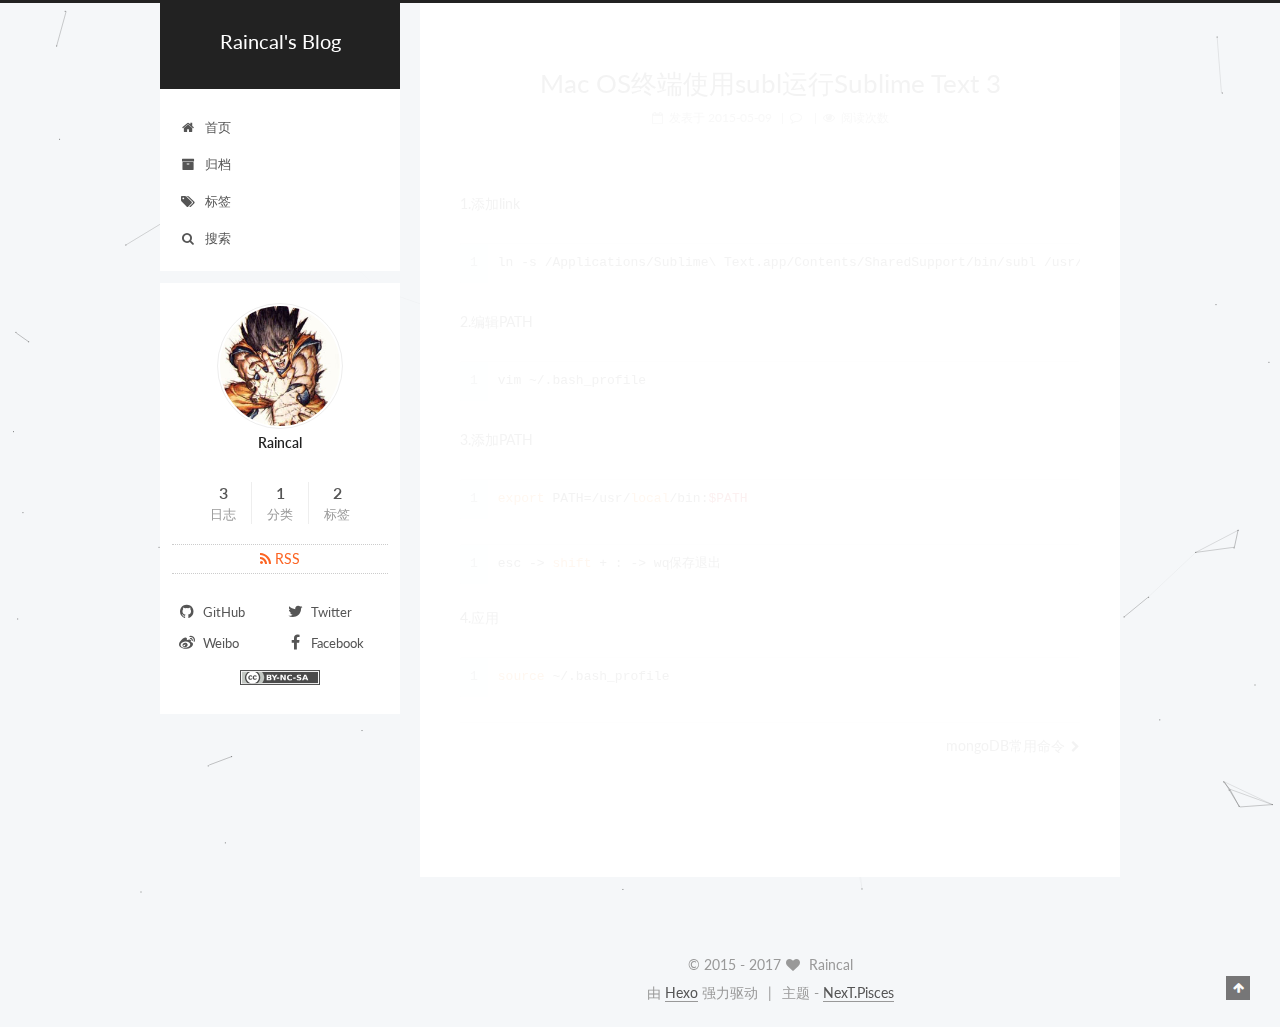
<file: 2015/05/09/Mac-OS终端使用subl运行Sublime-Text-3/index.html>
<!doctype html><html class="theme-next pisces use-motion" lang="zh-Hans"><head><meta charset="UTF-8"><meta http-equiv="X-UA-Compatible" content="IE=edge"><meta name="viewport" content="width=device-width,initial-scale=1,maximum-scale=1"><meta http-equiv="Cache-Control" content="no-transform"><meta http-equiv="Cache-Control" content="no-siteapp"><link href="/lib/fancybox/source/jquery.fancybox.css?v=2.1.5" rel="stylesheet" type="text/css"><link href="//fonts.googleapis.com/css?family=Lato:300,300italic,400,400italic,700,700italic&subset=latin,latin-ext" rel="stylesheet" type="text/css"><link href="/lib/font-awesome/css/font-awesome.min.css?v=4.6.2" rel="stylesheet" type="text/css"><link href="/css/main.css?v=5.1.0" rel="stylesheet" type="text/css"><meta name="keywords" content="Raincal, Blog"><link rel="alternate" href="/atom.xml" title="Raincal's Blog" type="application/atom+xml"><link rel="shortcut icon" type="image/x-icon" href="/favicon.ico?v=5.1.0"><meta name="description" content="1.添加link1ln -s /Applications/Sublime\ Text.app/Contents/SharedSupport/bin/subl /usr/local/bin/subl
2.编辑PATH1vim ~/.bash_profile
3.添加PATH1export PATH=/usr/local/bin:$PATH
1esc -&amp;gt; shift + : -&amp;gt; wq保"><meta property="og:type" content="article"><meta property="og:title" content="Mac OS终端使用subl运行Sublime Text 3"><meta property="og:url" content="https://raincal.top/2015/05/09/Mac-OS终端使用subl运行Sublime-Text-3/index.html"><meta property="og:site_name" content="Raincal's Blog"><meta property="og:description" content="1.添加link1ln -s /Applications/Sublime\ Text.app/Contents/SharedSupport/bin/subl /usr/local/bin/subl
2.编辑PATH1vim ~/.bash_profile
3.添加PATH1export PATH=/usr/local/bin:$PATH
1esc -&amp;gt; shift + : -&amp;gt; wq保"><meta property="og:updated_time" content="2015-06-22T18:18:36.000Z"><meta name="twitter:card" content="summary"><meta name="twitter:title" content="Mac OS终端使用subl运行Sublime Text 3"><meta name="twitter:description" content="1.添加link1ln -s /Applications/Sublime\ Text.app/Contents/SharedSupport/bin/subl /usr/local/bin/subl
2.编辑PATH1vim ~/.bash_profile
3.添加PATH1export PATH=/usr/local/bin:$PATH
1esc -&amp;gt; shift + : -&amp;gt; wq保"><script type="text/javascript" id="hexo.configurations">var NexT=window.NexT||{},CONFIG={root:"/",scheme:"Pisces",sidebar:{position:"left",display:"post",offset:12,offset_float:0,b2t:!1,scrollpercent:!1},fancybox:!0,motion:!0,duoshuo:{userId:"0",author:"博主"},algolia:{applicationID:"",apiKey:"",indexName:"",hits:{per_page:10},labels:{input_placeholder:"Search for Posts",hits_empty:"We didn't find any results for the search: ${query}",hits_stats:"${hits} results found in ${time} ms"}}}</script><link rel="canonical" href="https://raincal.top/2015/05/09/Mac-OS终端使用subl运行Sublime-Text-3/"><title> Mac OS终端使用subl运行Sublime Text 3 | Raincal's Blog</title></head><body itemscope itemtype="http://schema.org/WebPage" lang="zh-Hans"><script>!function(e,t,a,n,c,o,s){e.GoogleAnalyticsObject=c,e[c]=e[c]||function(){(e[c].q=e[c].q||[]).push(arguments)},e[c].l=1*new Date,o=t.createElement(a),s=t.getElementsByTagName(a)[0],o.async=1,o.src="https://www.google-analytics.com/analytics.js",s.parentNode.insertBefore(o,s)}(window,document,"script",0,"ga"),ga("create","UA-89637345-1","auto"),ga("send","pageview")</script><script type="text/javascript">var _hmt=_hmt||[];!function(){var e=document.createElement("script");e.src="https://hm.baidu.com/hm.js?ab32a36a8e64e608dee4c469464c689c";var t=document.getElementsByTagName("script")[0];t.parentNode.insertBefore(e,t)}()</script><div class="container sidebar-position-left page-post-detail"><div class="headband"></div><header id="header" class="header" itemscope itemtype="http://schema.org/WPHeader"><div class="header-inner"><div class="site-brand-wrapper"><div class="site-meta"><div class="custom-logo-site-title"><a href="/" class="brand" rel="start"><span class="logo-line-before"><i></i></span> <span class="site-title">Raincal's Blog</span><span class="logo-line-after"><i></i></span></a></div><p class="site-subtitle"></p></div><div class="site-nav-toggle"> <button><span class="btn-bar"></span><span class="btn-bar"></span><span class="btn-bar"></span></button></div></div><nav class="site-nav"><ul id="menu" class="menu"><li class="menu-item menu-item-home"><a href="/" rel="section"><i class="menu-item-icon fa fa-fw fa-home"></i><br> 首页</a></li><li class="menu-item menu-item-archives"><a href="/archives" rel="section"><i class="menu-item-icon fa fa-fw fa-archive"></i><br> 归档</a></li><li class="menu-item menu-item-tags"><a href="/tags" rel="section"><i class="menu-item-icon fa fa-fw fa-tags"></i><br> 标签</a></li><li class="menu-item menu-item-search"><a href="javascript:;" class="st-search-show-outputs"><i class="menu-item-icon fa fa-search fa-fw"></i><br> 搜索</a></li></ul><div class="site-search"><form class="site-search-form"> <input type="text" id="st-search-input" class="st-search-input st-default-search-input"></form><script type="text/javascript">!function(t,e,n,s,c,i,a){t.SwiftypeObject=c,t[c]=t[c]||function(){(t[c].q=t[c].q||[]).push(arguments)},i=e.createElement(n),a=e.getElementsByTagName(n)[0],i.async=1,i.src="//s.swiftypecdn.com/install/v2/st.js",a.parentNode.insertBefore(i,a)}(window,document,"script",0,"_st"),_st("install","12f9CrnGN_2kkb_83wqh","2.0.0")</script></div></nav></div></header><main id="main" class="main"><div class="main-inner"><div class="content-wrap"><div id="content" class="content"><div id="posts" class="posts-expand"><article class="post post-type-normal" itemscope itemtype="http://schema.org/Article"><link itemprop="mainEntityOfPage" href="https://raincal.top/2015/05/09/Mac-OS终端使用subl运行Sublime-Text-3/"><span hidden itemprop="author" itemscope itemtype="http://schema.org/Person"><meta itemprop="name" content="Raincal"><meta itemprop="description" content=""><meta itemprop="image" content="/images/avatar.jpg"></span><span hidden itemprop="publisher" itemscope itemtype="http://schema.org/Organization"><meta itemprop="name" content="Raincal's Blog"></span><header class="post-header"><h1 class="post-title" itemprop="name headline"> Mac OS终端使用subl运行Sublime Text 3</h1><div class="post-meta"><span class="post-time"><span class="post-meta-item-icon"><i class="fa fa-calendar-o"></i></span> <span class="post-meta-item-text">发表于</span> <time title="创建于" itemprop="dateCreated datePublished" datetime="2015-05-09T05:49:56+08:00">2015-05-09</time></span> <span class="post-comments-count"><span class="post-meta-divider">|</span><span class="post-meta-item-icon"><i class="fa fa-comment-o"></i></span><a href="/2015/05/09/Mac-OS终端使用subl运行Sublime-Text-3/#comments" itemprop="discussionUrl"><span class="post-comments-count disqus-comment-count" data-disqus-identifier="2015/05/09/Mac-OS终端使用subl运行Sublime-Text-3/" itemprop="commentCount"></span></a></span> <span id="/2015/05/09/Mac-OS终端使用subl运行Sublime-Text-3/" class="leancloud_visitors" data-flag-title="Mac OS终端使用subl运行Sublime Text 3"><span class="post-meta-divider">|</span><span class="post-meta-item-icon"><i class="fa fa-eye"></i></span> <span class="post-meta-item-text">阅读次数</span><span class="leancloud-visitors-count"></span></span></div></header><div class="post-body" itemprop="articleBody"><p>1.添加link<br></p><figure class="highlight bash"><table><tr><td class="gutter"><pre><div class="line">1</div></pre></td><td class="code"><pre><div class="line">ln <span class="_">-s</span> /Applications/Sublime\ Text.app/Contents/SharedSupport/bin/subl /usr/<span class="built_in">local</span>/bin/subl</div></pre></td></tr></table></figure><p></p><p>2.编辑PATH<br></p><figure class="highlight bash"><table><tr><td class="gutter"><pre><div class="line">1</div></pre></td><td class="code"><pre><div class="line">vim ~/.bash_profile</div></pre></td></tr></table></figure><p></p><p>3.添加PATH<br></p><figure class="highlight bash"><table><tr><td class="gutter"><pre><div class="line">1</div></pre></td><td class="code"><pre><div class="line"><span class="built_in">export</span> PATH=/usr/<span class="built_in">local</span>/bin:<span class="variable">$PATH</span></div></pre></td></tr></table></figure><p></p><figure class="highlight bash"><table><tr><td class="gutter"><pre><div class="line">1</div></pre></td><td class="code"><pre><div class="line">esc -&gt; <span class="built_in">shift</span> + : -&gt; wq保存退出</div></pre></td></tr></table></figure><p>4.应用<br></p><figure class="highlight bash"><table><tr><td class="gutter"><pre><div class="line">1</div></pre></td><td class="code"><pre><div class="line"><span class="built_in">source</span> ~/.bash_profile</div></pre></td></tr></table></figure><p></p></div><div></div><div></div><div></div><footer class="post-footer"><div class="post-nav"><div class="post-nav-next post-nav-item"></div><span class="post-nav-divider"></span><div class="post-nav-prev post-nav-item"> <a href="/2015/07/10/mongoDB常用命令/" rel="prev" title="mongoDB常用命令">mongoDB常用命令<i class="fa fa-chevron-right"></i></a></div></div></footer></article><div class="post-spread"></div></div></div><div class="comments" id="comments"><div id="disqus_thread"><noscript> Please enable JavaScript to view the <a href="https://disqus.com/?ref_noscript">comments powered by Disqus.</a></noscript></div></div></div><div class="sidebar-toggle"><div class="sidebar-toggle-line-wrap"><span class="sidebar-toggle-line sidebar-toggle-line-first"></span><span class="sidebar-toggle-line sidebar-toggle-line-middle"></span><span class="sidebar-toggle-line sidebar-toggle-line-last"></span></div></div><aside id="sidebar" class="sidebar"><div class="sidebar-inner"><section class="site-overview sidebar-panel sidebar-panel-active"><div class="site-author motion-element" itemprop="author" itemscope itemtype="http://schema.org/Person"> <img class="site-author-image" itemprop="image" src="/images/avatar.jpg" alt="Raincal"><p class="site-author-name" itemprop="name">Raincal</p><p class="site-description motion-element" itemprop="description"></p></div><nav class="site-state motion-element"><div class="site-state-item site-state-posts"> <a href="/archives"><span class="site-state-item-count">3</span> <span class="site-state-item-name">日志</span></a></div><div class="site-state-item site-state-categories"> <span class="site-state-item-count">1</span> <span class="site-state-item-name">分类</span></div><div class="site-state-item site-state-tags"> <a href="/tags/index.html"><span class="site-state-item-count">2</span> <span class="site-state-item-name">标签</span></a></div></nav><div class="feed-link motion-element"><a href="/atom.xml" rel="alternate"><i class="fa fa-rss"></i> RSS</a></div><div class="links-of-author motion-element"><span class="links-of-author-item"><a href="https://github.com/Raincal" target="_blank" title="GitHub"><i class="fa fa-fw fa-github"></i> GitHub</a></span><span class="links-of-author-item"><a href="https://twitter.com/cyj228" target="_blank" title="Twitter"><i class="fa fa-fw fa-twitter"></i> Twitter</a></span><span class="links-of-author-item"><a href="http://weibo.com/cyj228" target="_blank" title="Weibo"><i class="fa fa-fw fa-weibo"></i> Weibo</a></span><span class="links-of-author-item"><a href="https://www.facebook.com/cyj228" target="_blank" title="Facebook"><i class="fa fa-fw fa-facebook"></i> Facebook</a></span></div><div class="cc-license motion-element" itemprop="license"> <a href="https://creativecommons.org/licenses/by-nc-sa/4.0/" class="cc-opacity" target="_blank"><img src="/images/cc-by-nc-sa.svg" alt="Creative Commons"></a></div></section></div></aside></div></main><footer id="footer" class="footer"><div class="footer-inner"><div class="copyright"> &copy; 2015 - <span itemprop="copyrightYear">2017</span><span class="with-love"><i class="fa fa-heart"></i></span> <span class="author" itemprop="copyrightHolder">Raincal</span></div><div class="powered-by"> 由 <a class="theme-link" href="https://hexo.io">Hexo</a> 强力驱动</div><div class="theme-info"> 主题 - <a class="theme-link" href="https://github.com/iissnan/hexo-theme-next">NexT.Pisces</a></div></div></footer><div class="back-to-top"><i class="fa fa-arrow-up"></i></div></div><script type="text/javascript">"[object Function]"!==Object.prototype.toString.call(window.Promise)&&(window.Promise=null)</script><script type="text/javascript" src="/lib/jquery/index.js?v=2.1.3"></script><script type="text/javascript" src="/lib/fastclick/lib/fastclick.min.js?v=1.0.6"></script><script type="text/javascript" src="/lib/jquery_lazyload/jquery.lazyload.js?v=1.9.7"></script><script type="text/javascript" src="/lib/velocity/velocity.min.js?v=1.2.1"></script><script type="text/javascript" src="/lib/velocity/velocity.ui.min.js?v=1.2.1"></script><script type="text/javascript" src="/lib/fancybox/source/jquery.fancybox.pack.js?v=2.1.5"></script><script type="text/javascript" src="/lib/canvas-nest/canvas-nest.min.js"></script><script type="text/javascript" src="/js/src/utils.js?v=5.1.0"></script><script type="text/javascript" src="/js/src/motion.js?v=5.1.0"></script><script type="text/javascript" src="/js/src/affix.js?v=5.1.0"></script><script type="text/javascript" src="/js/src/schemes/pisces.js?v=5.1.0"></script><script type="text/javascript" src="/js/src/scrollspy.js?v=5.1.0"></script><script type="text/javascript" src="/js/src/post-details.js?v=5.1.0"></script><script type="text/javascript" src="/js/src/bootstrap.js?v=5.1.0"></script><script id="dsq-count-scr" src="https://raincal.disqus.com/count.js" async></script><script type="text/javascript">var disqus_config=function(){this.page.url="https://raincal.top/2015/05/09/Mac-OS终端使用subl运行Sublime-Text-3/",this.page.identifier="2015/05/09/Mac-OS终端使用subl运行Sublime-Text-3/",this.page.title="Mac OS终端使用subl运行Sublime Text 3"},d=document,s=d.createElement("script");s.src="https://raincal.disqus.com/embed.js",s.setAttribute("data-timestamp",""+ +new Date),(d.head||d.body).appendChild(s)</script><script src="https://cdn1.lncld.net/static/js/av-core-mini-0.6.1.js"></script><script>AV.initialize("xDCefA9EsTVuN1A9rHMfI8CG-gzGzoHsz","TgK8LqquaVhiY6lmrw6U8zcW")</script><script>function showTime(e){var t=new AV.Query(e),n=[],o=$(".leancloud_visitors");o.each(function(){n.push($(this).attr("id").trim())}),t.containedIn("url",n),t.find().done(function(e){if(0===e.length)return void o.find(".leancloud-visitors-count").text(0);for(var t=0;t<e.length;t++){var i=e[t],s=i.get("url"),r=i.get("time"),l=document.getElementById(s);$(l).find(".leancloud-visitors-count").text(r)}for(var t=0;t<n.length;t++){var s=n[t],l=document.getElementById(s),c=$(l).find(".leancloud-visitors-count");""==c.text()&&c.text(0)}}).fail(function(e,t){console.log("Error: "+t.code+" "+t.message)})}function addCount(e){var t=$(".leancloud_visitors"),n=t.attr("id").trim(),o=t.attr("data-flag-title").trim(),i=new AV.Query(e);i.equalTo("url",n),i.find({success:function(t){if(t.length>0){var i=t[0];i.fetchWhenSave(!0),i.increment("time"),i.save(null,{success:function(e){$(document.getElementById(n)).find(".leancloud-visitors-count").text(e.get("time"))},error:function(e,t){console.log("Failed to save Visitor num, with error message: "+t.message)}})}else{var s=new e,r=new AV.ACL;r.setPublicReadAccess(!0),r.setPublicWriteAccess(!0),s.setACL(r),s.set("title",o),s.set("url",n),s.set("time",1),s.save(null,{success:function(e){$(document.getElementById(n)).find(".leancloud-visitors-count").text(e.get("time"))},error:function(e,t){console.log("Failed to create")}})}},error:function(e){console.log("Error:"+e.code+" "+e.message)}})}$(function(){var e=AV.Object.extend("Counter");1==$(".leancloud_visitors").length?addCount(e):$(".post-title-link").length>1&&showTime(e)})</script><script type="text/javascript" src="/js/src/love.js"></script></body></html>
</file>
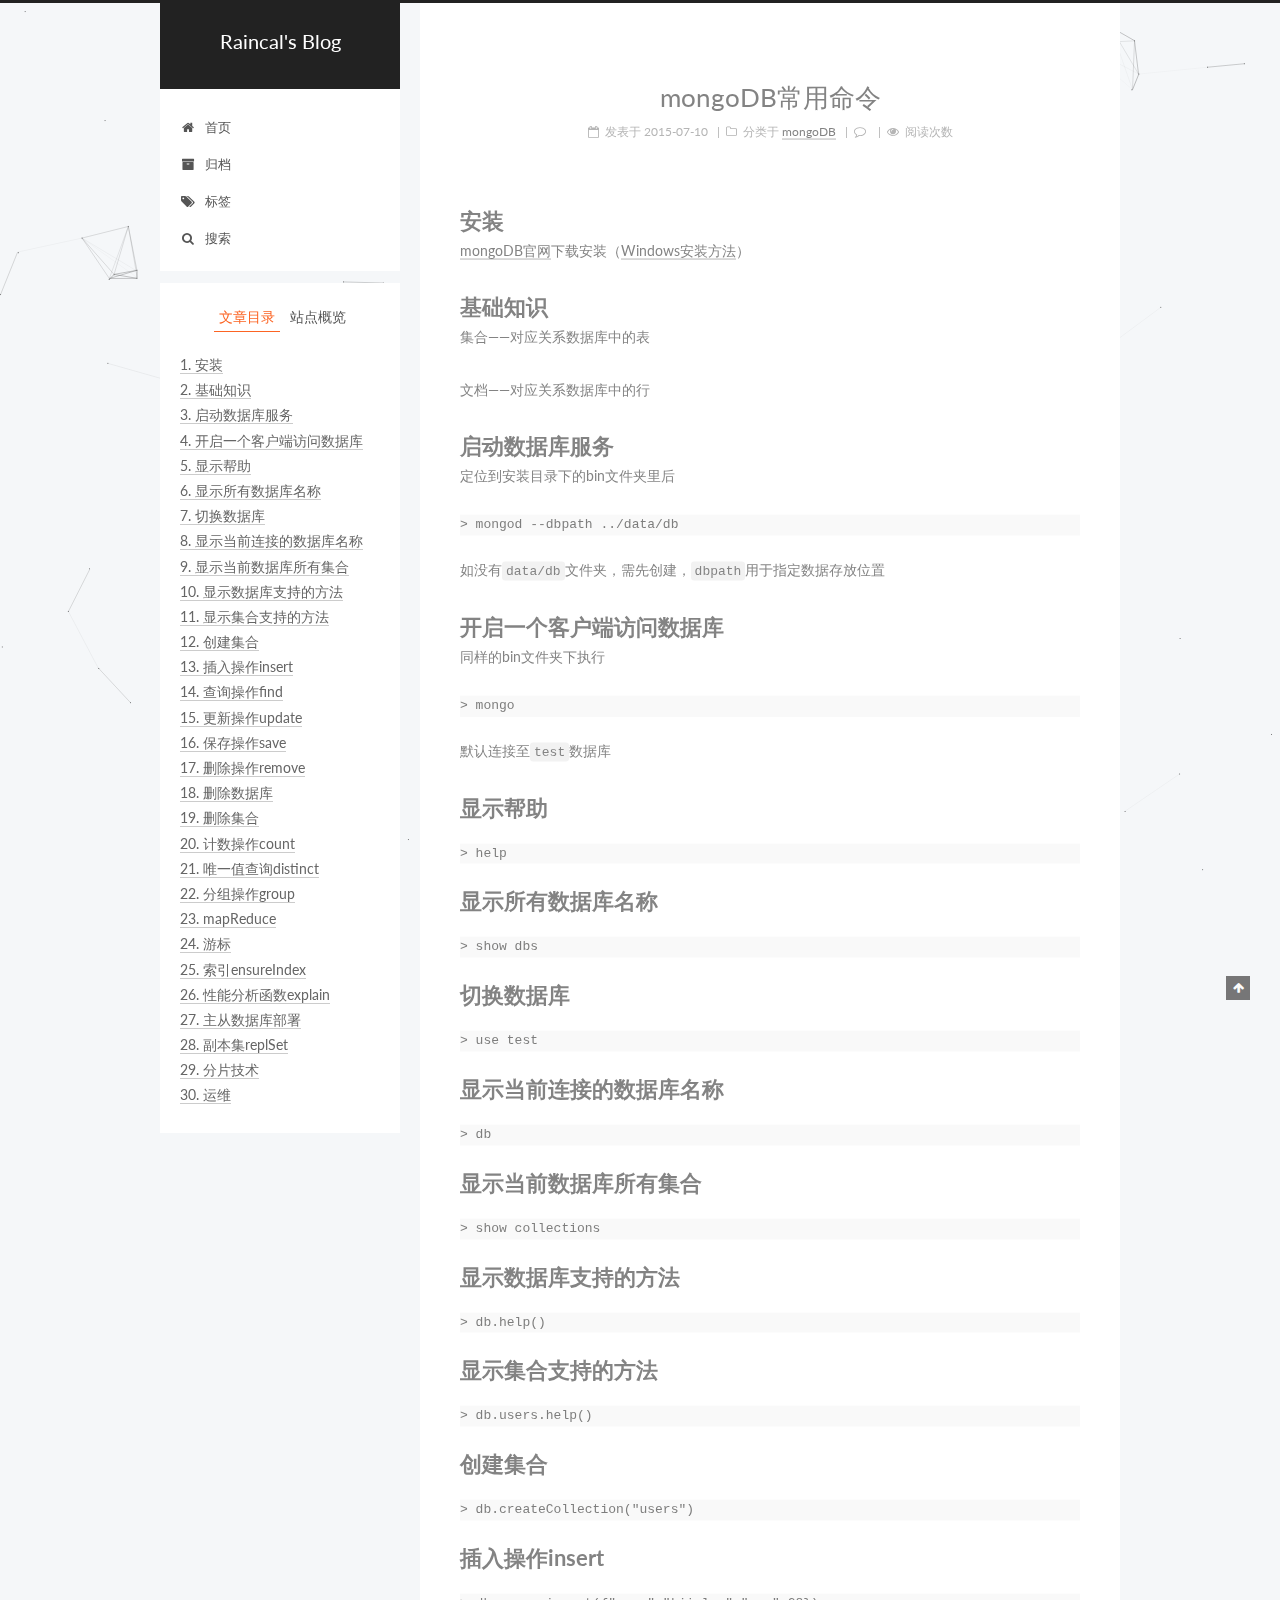
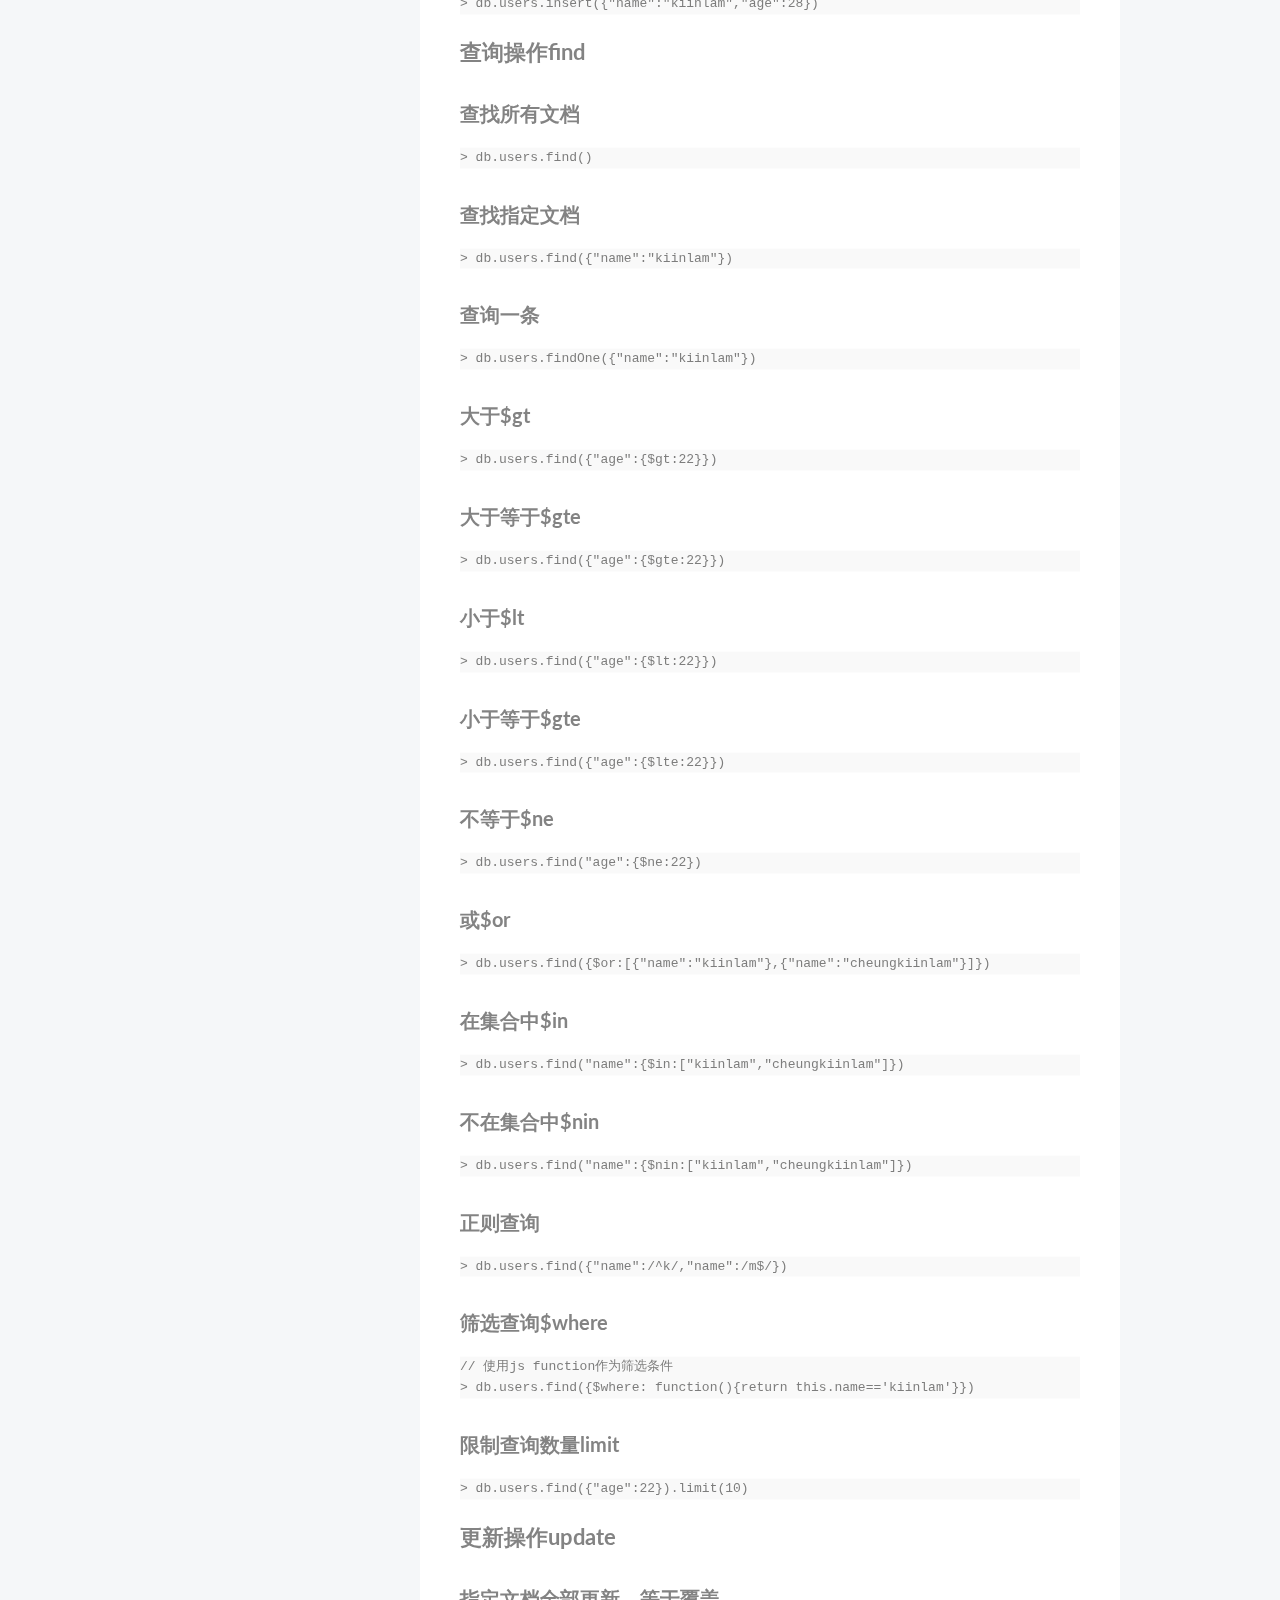
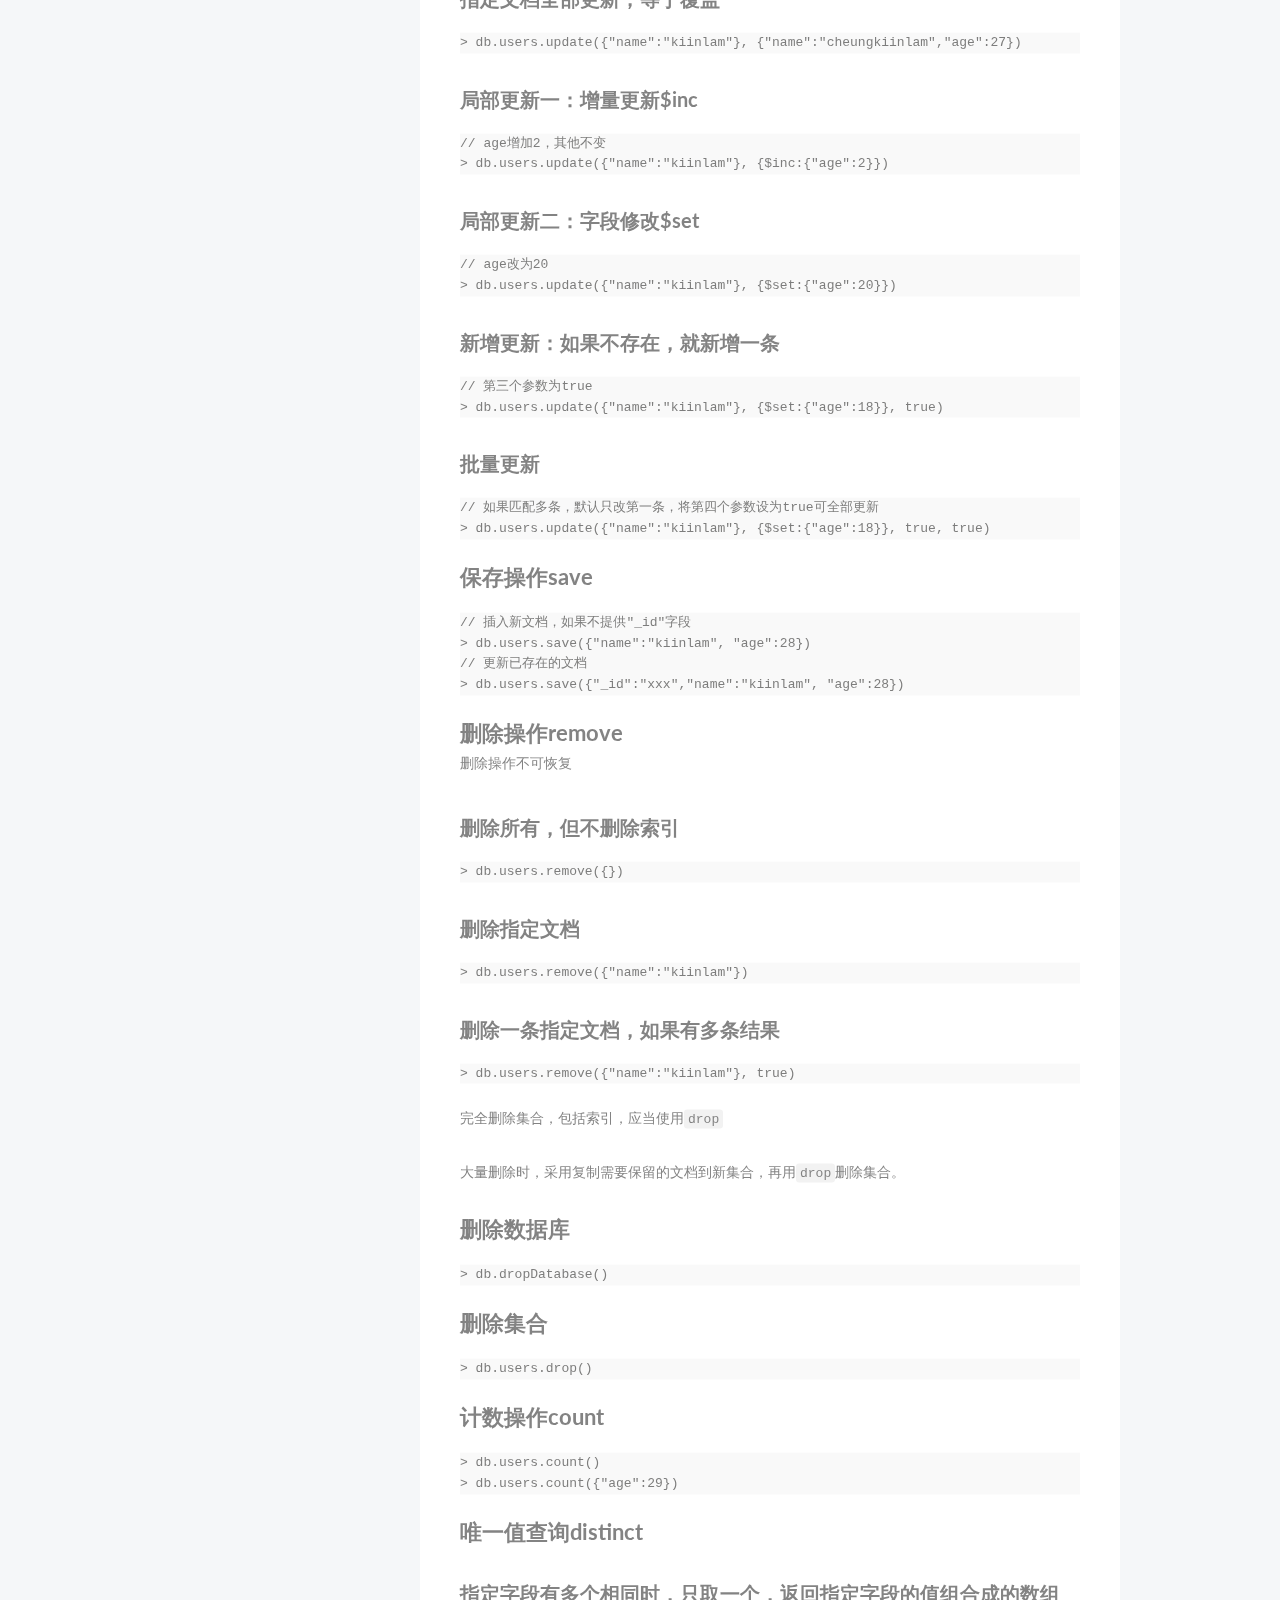
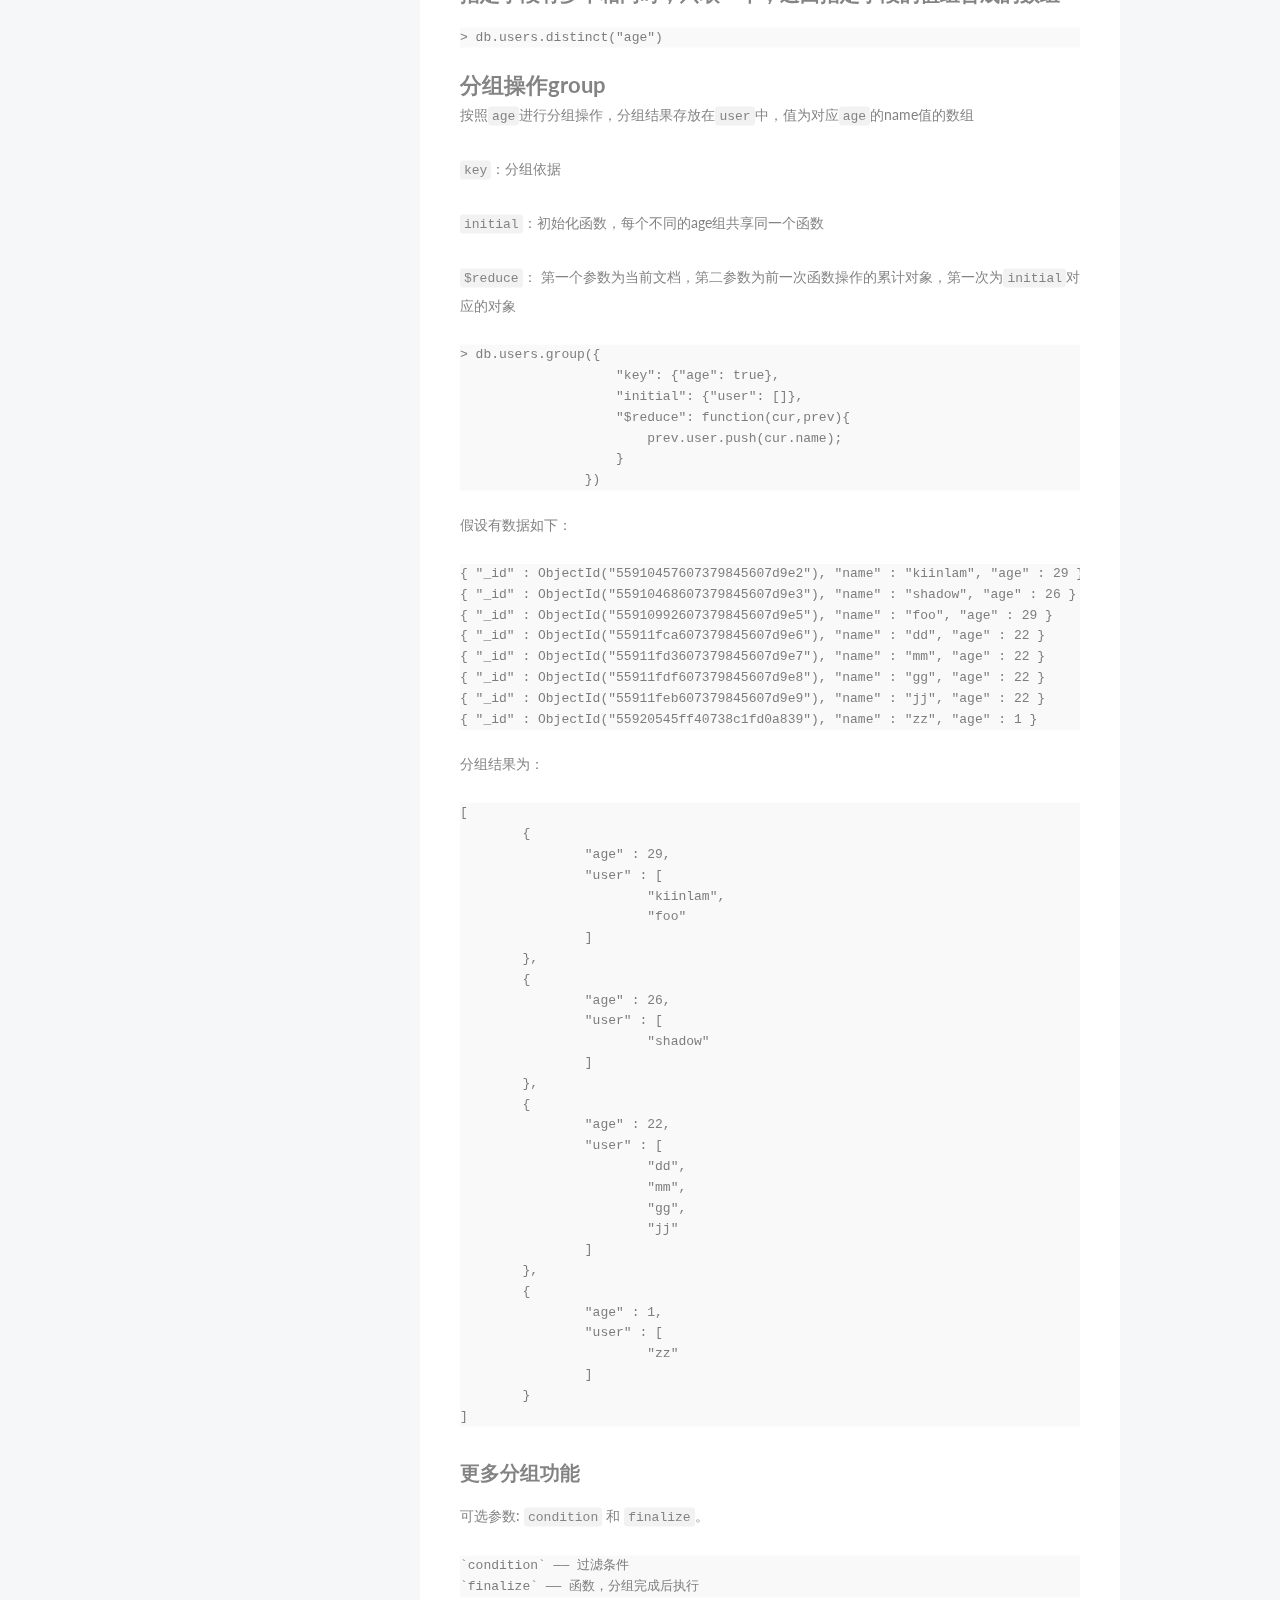
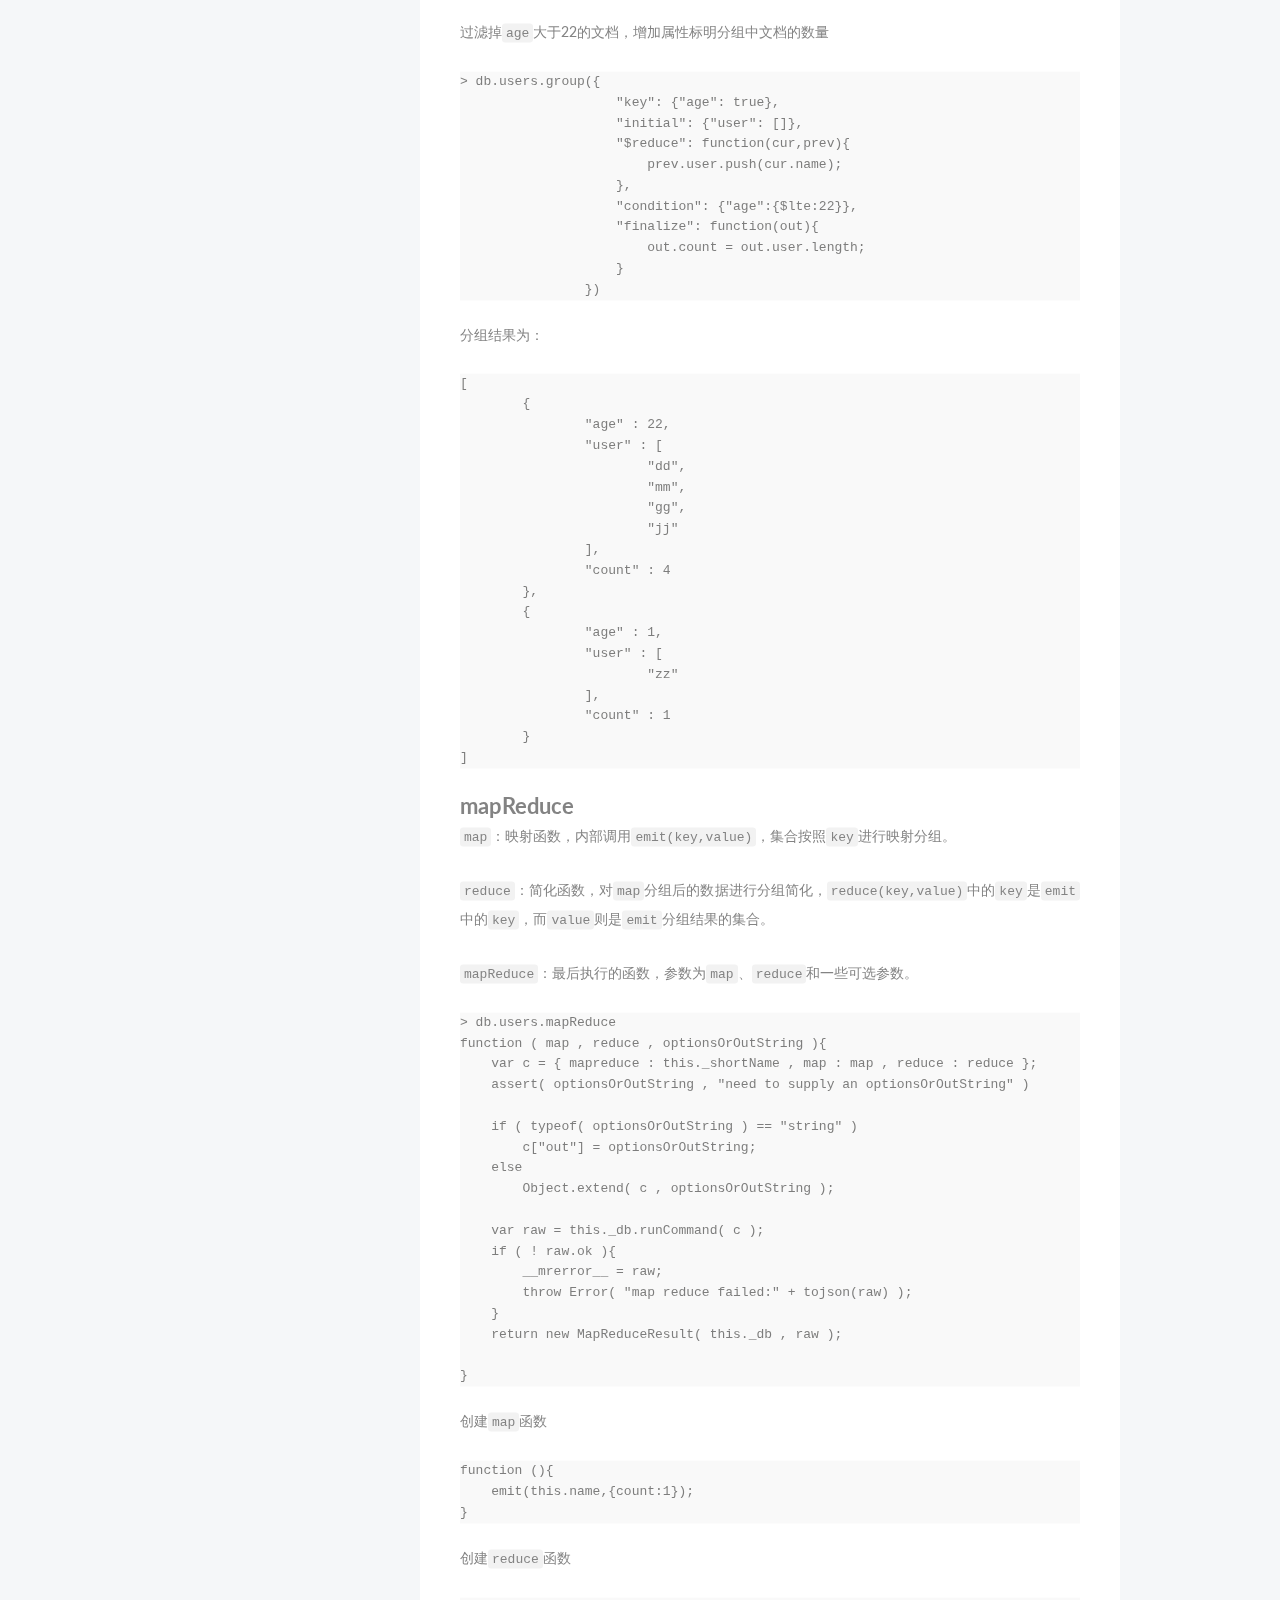
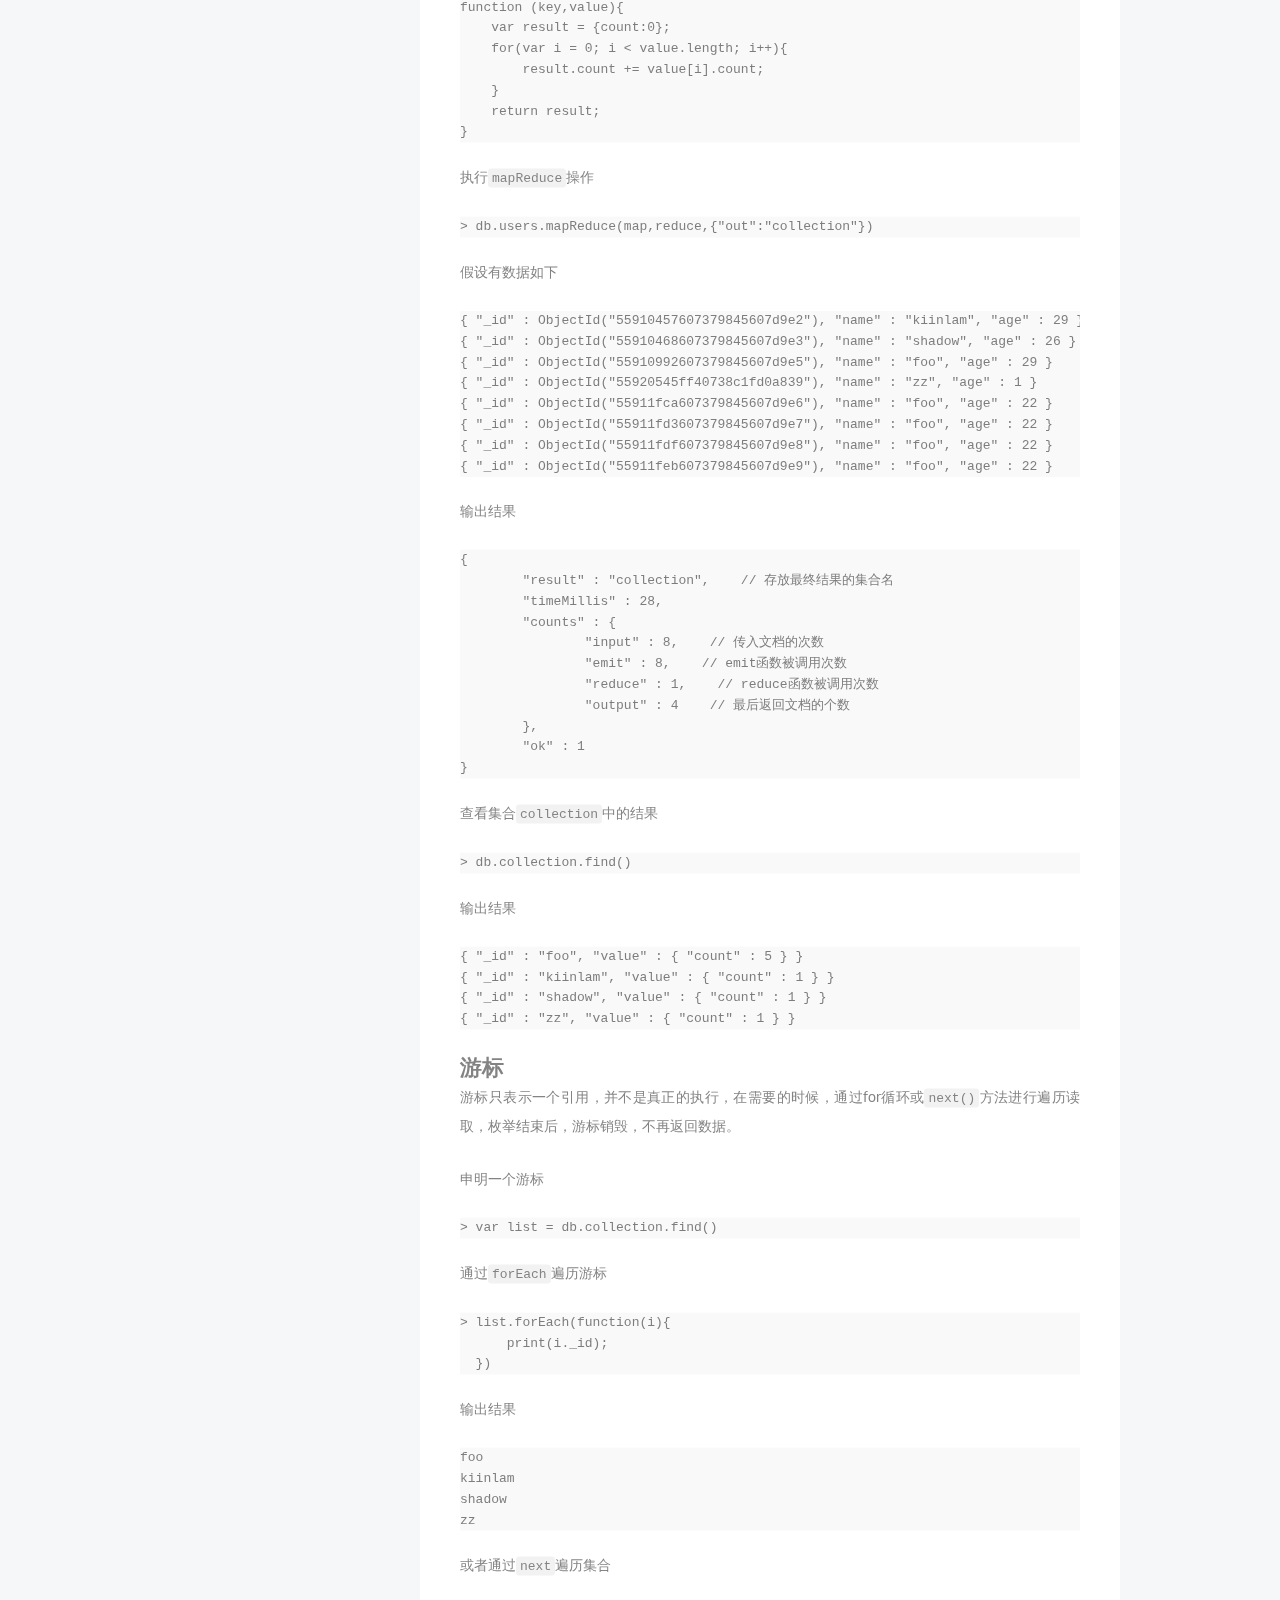
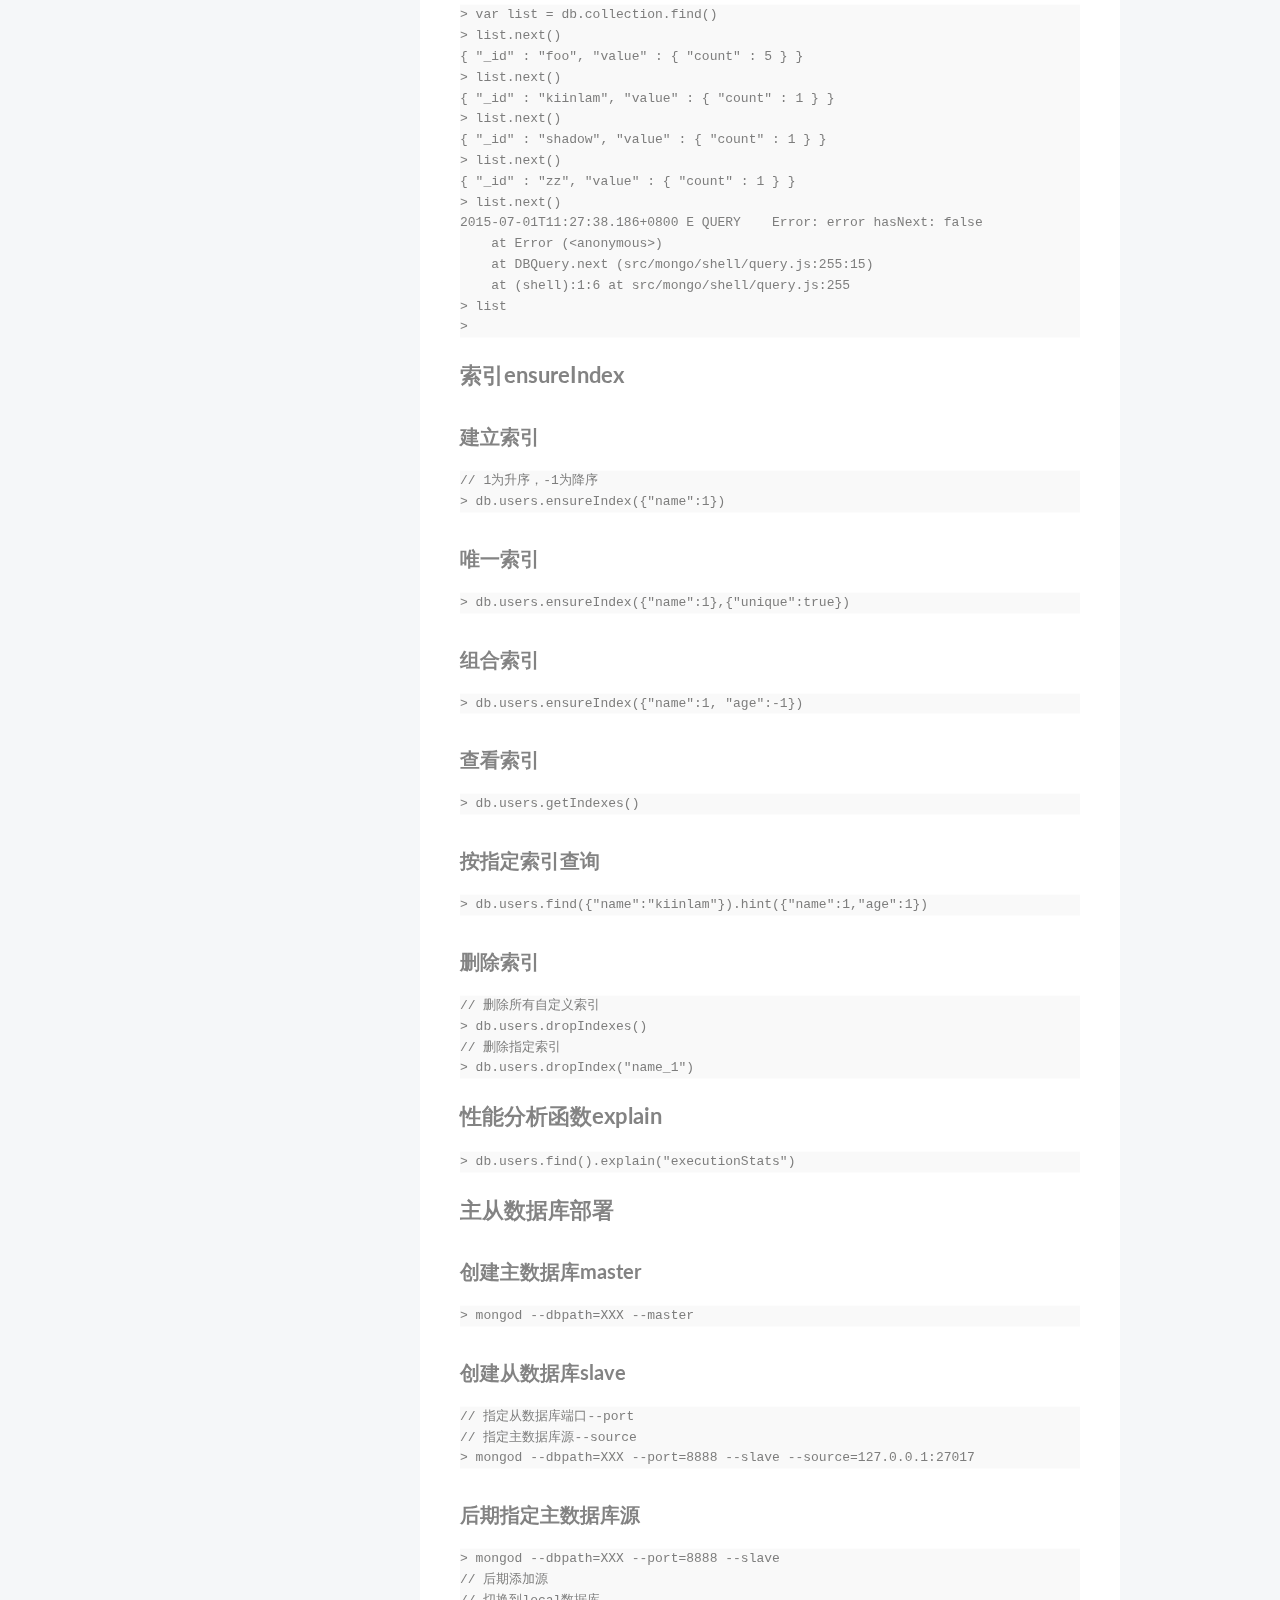
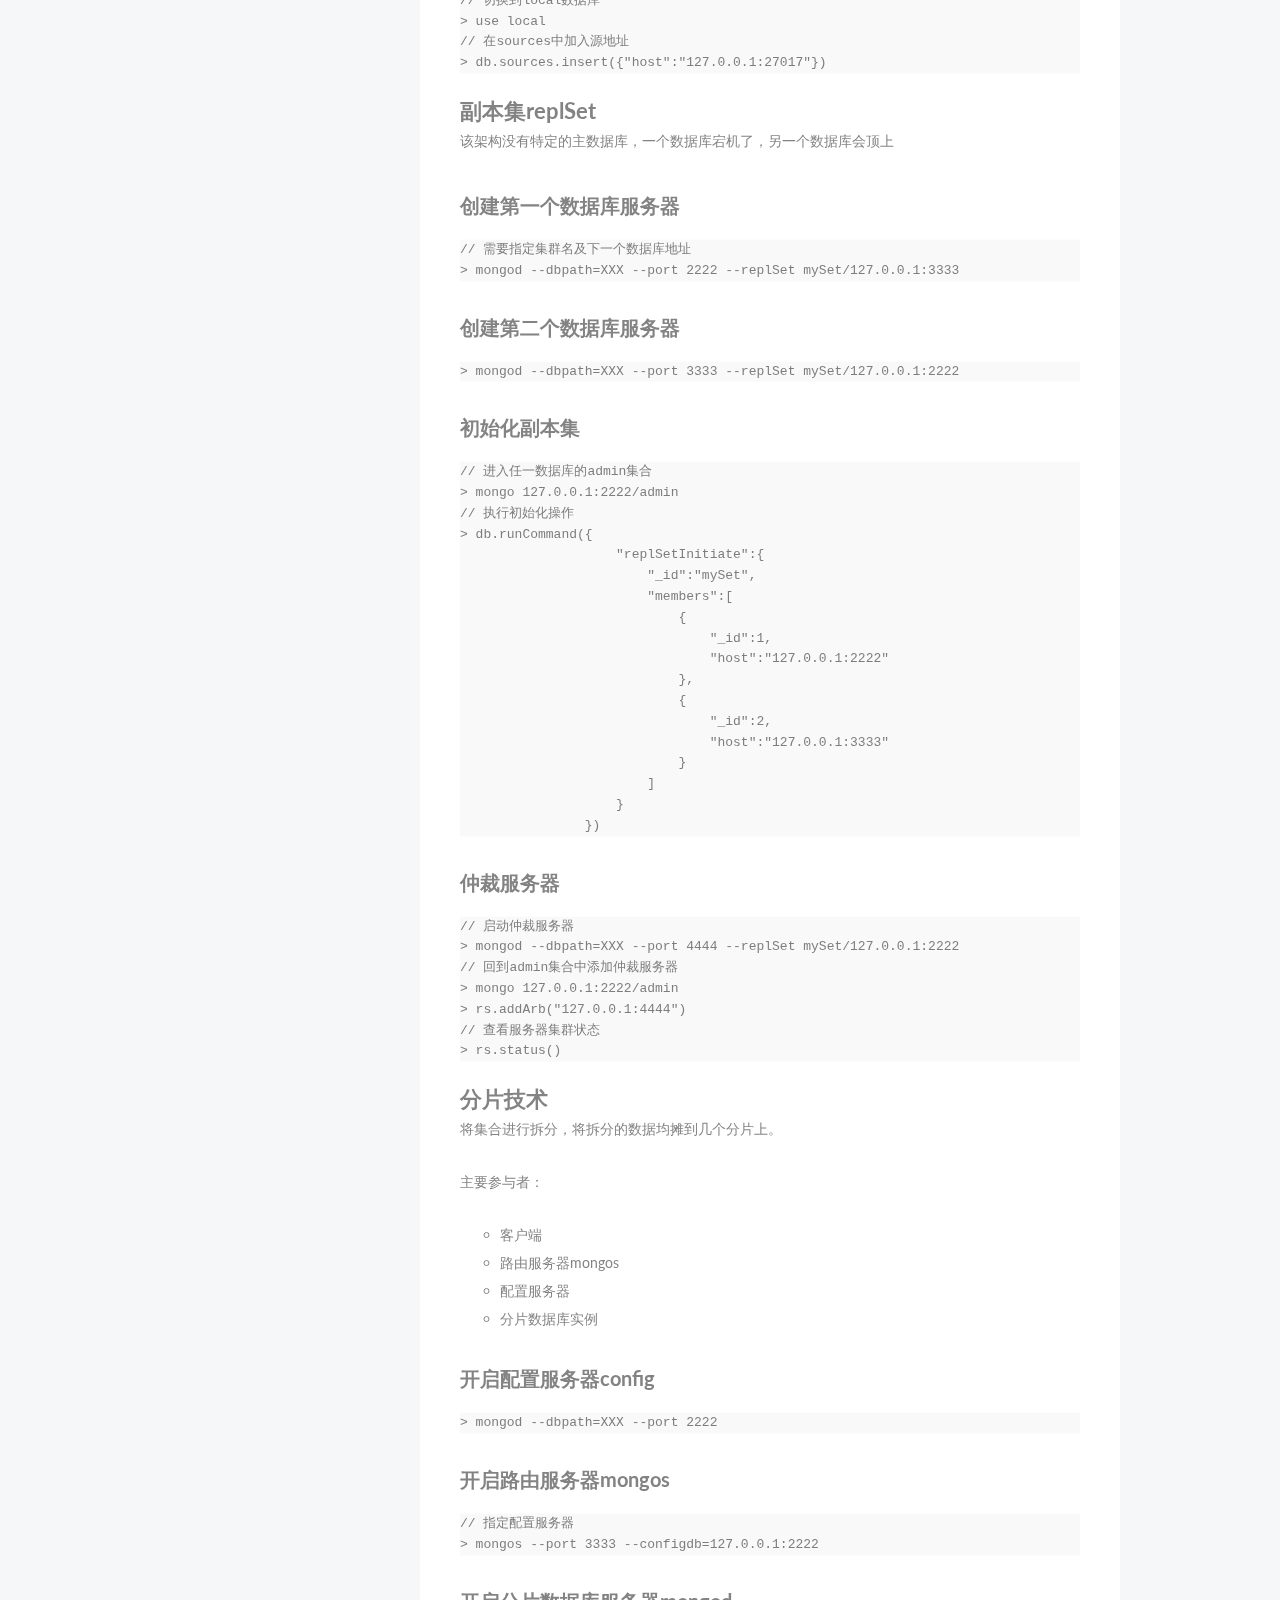
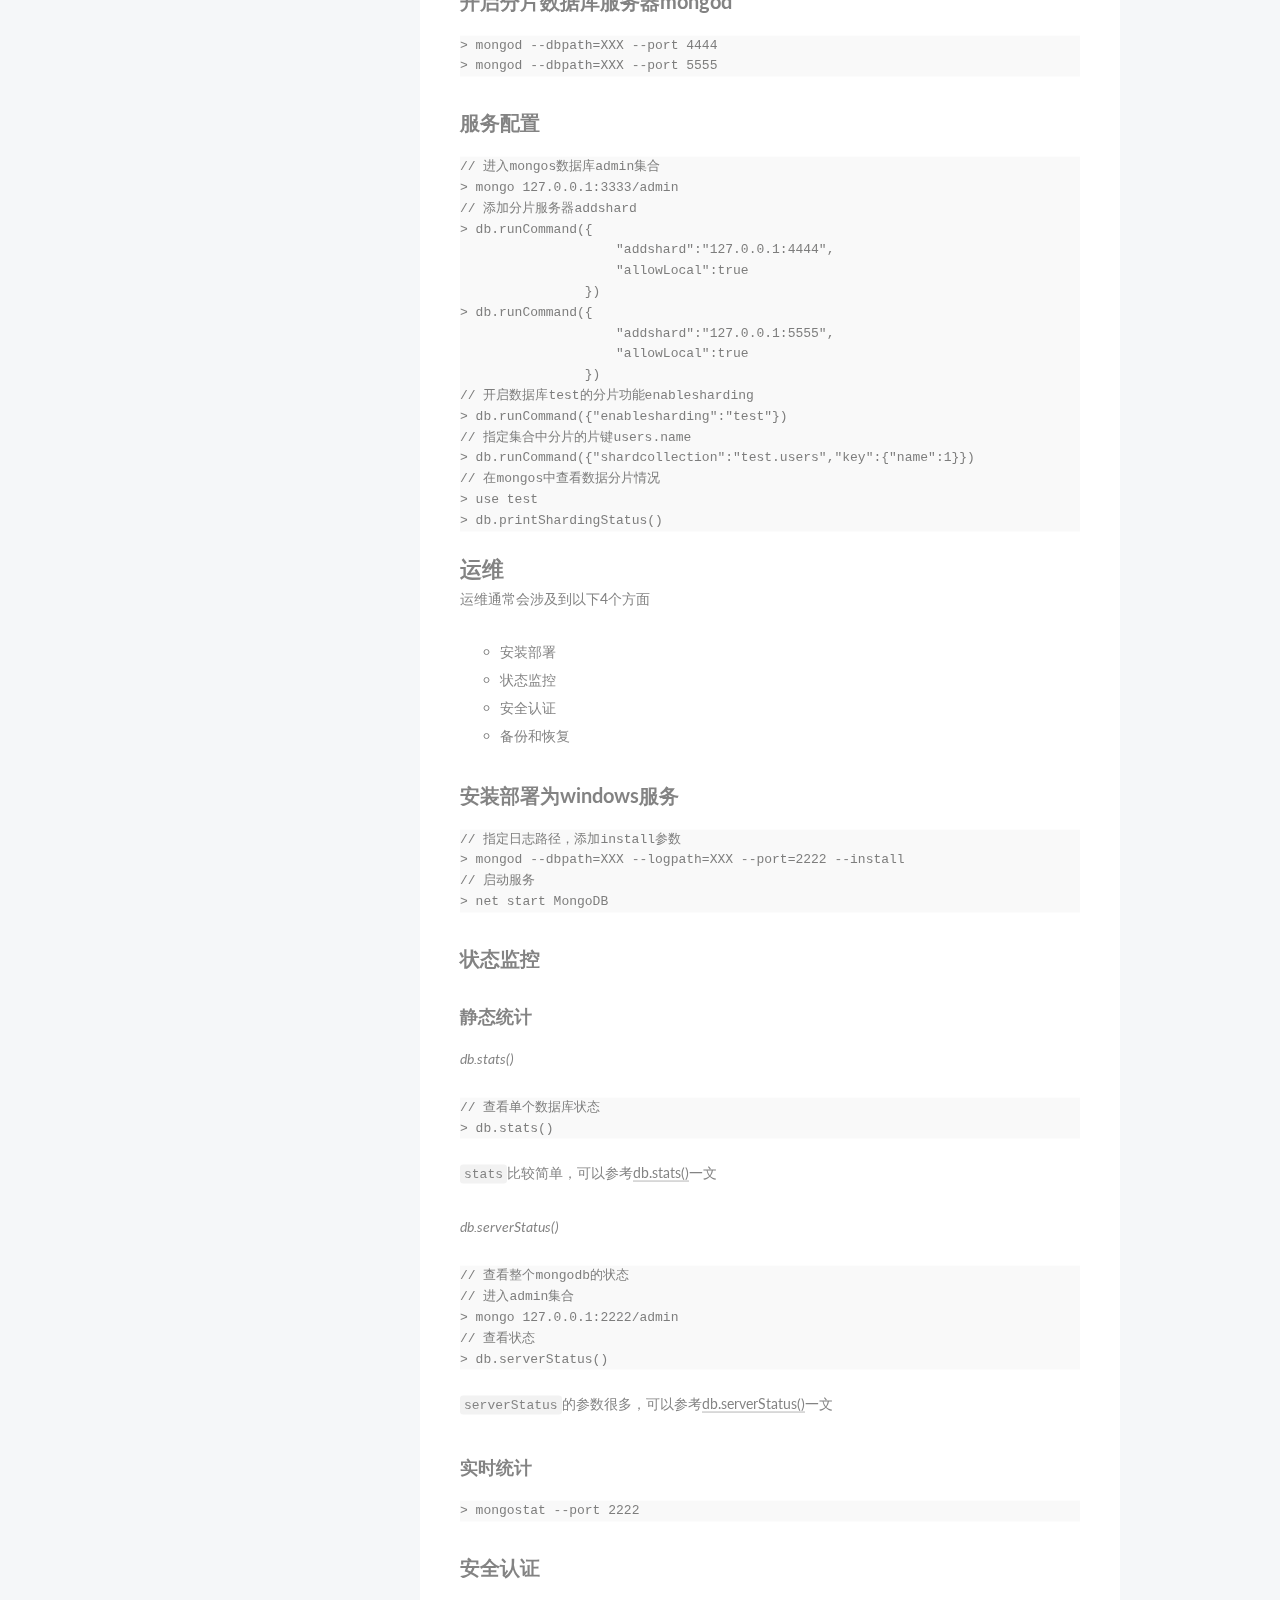
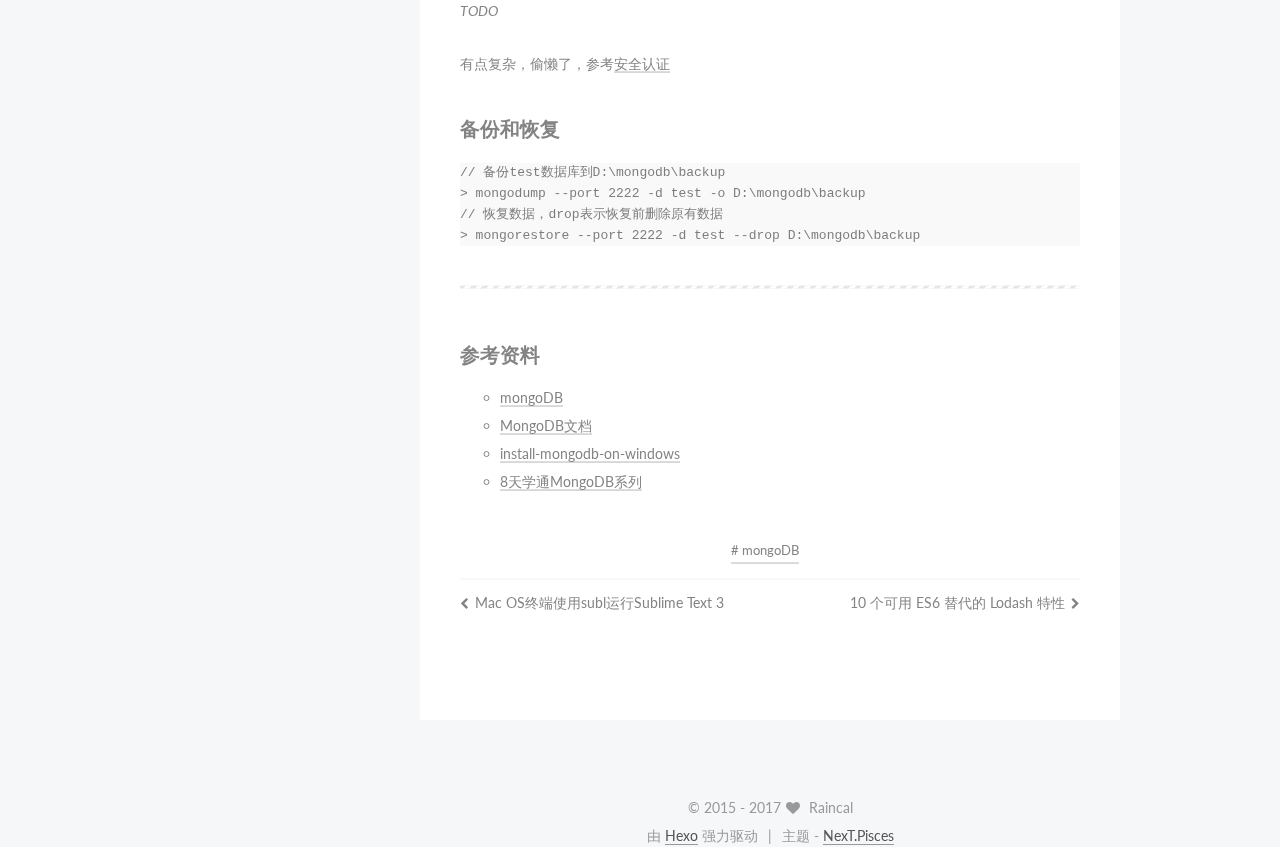
<file: 2015/07/10/mongoDB常用命令/index.html>
<!doctype html><html class="theme-next pisces use-motion" lang="zh-Hans"><head><meta charset="UTF-8"><meta http-equiv="X-UA-Compatible" content="IE=edge"><meta name="viewport" content="width=device-width,initial-scale=1,maximum-scale=1"><meta http-equiv="Cache-Control" content="no-transform"><meta http-equiv="Cache-Control" content="no-siteapp"><link href="/lib/fancybox/source/jquery.fancybox.css?v=2.1.5" rel="stylesheet" type="text/css"><link href="//fonts.googleapis.com/css?family=Lato:300,300italic,400,400italic,700,700italic&subset=latin,latin-ext" rel="stylesheet" type="text/css"><link href="/lib/font-awesome/css/font-awesome.min.css?v=4.6.2" rel="stylesheet" type="text/css"><link href="/css/main.css?v=5.1.0" rel="stylesheet" type="text/css"><meta name="keywords" content="mongoDB,"><link rel="alternate" href="/atom.xml" title="Raincal's Blog" type="application/atom+xml"><link rel="shortcut icon" type="image/x-icon" href="/favicon.ico?v=5.1.0"><meta name="description" content="安装mongoDB官网下载安装（Windows安装方法）
基础知识集合——对应关系数据库中的表
文档——对应关系数据库中的行
启动数据库服务定位到安装目录下的bin文件夹里后
&amp;gt; mongod --dbpath ../data/db
如没有data/db文件夹，需先创建，dbpath用于指定数据存放位置"><meta property="og:type" content="article"><meta property="og:title" content="mongoDB常用命令"><meta property="og:url" content="https://raincal.top/2015/07/10/mongoDB常用命令/index.html"><meta property="og:site_name" content="Raincal's Blog"><meta property="og:description" content="安装mongoDB官网下载安装（Windows安装方法）
基础知识集合——对应关系数据库中的表
文档——对应关系数据库中的行
启动数据库服务定位到安装目录下的bin文件夹里后
&amp;gt; mongod --dbpath ../data/db
如没有data/db文件夹，需先创建，dbpath用于指定数据存放位置"><meta property="og:updated_time" content="2016-04-21T07:45:12.000Z"><meta name="twitter:card" content="summary"><meta name="twitter:title" content="mongoDB常用命令"><meta name="twitter:description" content="安装mongoDB官网下载安装（Windows安装方法）
基础知识集合——对应关系数据库中的表
文档——对应关系数据库中的行
启动数据库服务定位到安装目录下的bin文件夹里后
&amp;gt; mongod --dbpath ../data/db
如没有data/db文件夹，需先创建，dbpath用于指定数据存放位置"><script type="text/javascript" id="hexo.configurations">var NexT=window.NexT||{},CONFIG={root:"/",scheme:"Pisces",sidebar:{position:"left",display:"post",offset:12,offset_float:0,b2t:!1,scrollpercent:!1},fancybox:!0,motion:!0,duoshuo:{userId:"0",author:"博主"},algolia:{applicationID:"",apiKey:"",indexName:"",hits:{per_page:10},labels:{input_placeholder:"Search for Posts",hits_empty:"We didn't find any results for the search: ${query}",hits_stats:"${hits} results found in ${time} ms"}}}</script><link rel="canonical" href="https://raincal.top/2015/07/10/mongoDB常用命令/"><title> mongoDB常用命令 | Raincal's Blog</title></head><body itemscope itemtype="http://schema.org/WebPage" lang="zh-Hans"><script>!function(e,t,a,n,c,o,s){e.GoogleAnalyticsObject=c,e[c]=e[c]||function(){(e[c].q=e[c].q||[]).push(arguments)},e[c].l=1*new Date,o=t.createElement(a),s=t.getElementsByTagName(a)[0],o.async=1,o.src="https://www.google-analytics.com/analytics.js",s.parentNode.insertBefore(o,s)}(window,document,"script",0,"ga"),ga("create","UA-89637345-1","auto"),ga("send","pageview")</script><script type="text/javascript">var _hmt=_hmt||[];!function(){var e=document.createElement("script");e.src="https://hm.baidu.com/hm.js?ab32a36a8e64e608dee4c469464c689c";var t=document.getElementsByTagName("script")[0];t.parentNode.insertBefore(e,t)}()</script><div class="container sidebar-position-left page-post-detail"><div class="headband"></div><header id="header" class="header" itemscope itemtype="http://schema.org/WPHeader"><div class="header-inner"><div class="site-brand-wrapper"><div class="site-meta"><div class="custom-logo-site-title"><a href="/" class="brand" rel="start"><span class="logo-line-before"><i></i></span> <span class="site-title">Raincal's Blog</span><span class="logo-line-after"><i></i></span></a></div><p class="site-subtitle"></p></div><div class="site-nav-toggle"> <button><span class="btn-bar"></span><span class="btn-bar"></span><span class="btn-bar"></span></button></div></div><nav class="site-nav"><ul id="menu" class="menu"><li class="menu-item menu-item-home"><a href="/" rel="section"><i class="menu-item-icon fa fa-fw fa-home"></i><br> 首页</a></li><li class="menu-item menu-item-archives"><a href="/archives" rel="section"><i class="menu-item-icon fa fa-fw fa-archive"></i><br> 归档</a></li><li class="menu-item menu-item-tags"><a href="/tags" rel="section"><i class="menu-item-icon fa fa-fw fa-tags"></i><br> 标签</a></li><li class="menu-item menu-item-search"><a href="javascript:;" class="st-search-show-outputs"><i class="menu-item-icon fa fa-search fa-fw"></i><br> 搜索</a></li></ul><div class="site-search"><form class="site-search-form"> <input type="text" id="st-search-input" class="st-search-input st-default-search-input"></form><script type="text/javascript">!function(t,e,n,s,c,i,a){t.SwiftypeObject=c,t[c]=t[c]||function(){(t[c].q=t[c].q||[]).push(arguments)},i=e.createElement(n),a=e.getElementsByTagName(n)[0],i.async=1,i.src="//s.swiftypecdn.com/install/v2/st.js",a.parentNode.insertBefore(i,a)}(window,document,"script",0,"_st"),_st("install","12f9CrnGN_2kkb_83wqh","2.0.0")</script></div></nav></div></header><main id="main" class="main"><div class="main-inner"><div class="content-wrap"><div id="content" class="content"><div id="posts" class="posts-expand"><article class="post post-type-normal" itemscope itemtype="http://schema.org/Article"><link itemprop="mainEntityOfPage" href="https://raincal.top/2015/07/10/mongoDB常用命令/"><span hidden itemprop="author" itemscope itemtype="http://schema.org/Person"><meta itemprop="name" content="Raincal"><meta itemprop="description" content=""><meta itemprop="image" content="/images/avatar.jpg"></span><span hidden itemprop="publisher" itemscope itemtype="http://schema.org/Organization"><meta itemprop="name" content="Raincal's Blog"></span><header class="post-header"><h1 class="post-title" itemprop="name headline"> mongoDB常用命令</h1><div class="post-meta"><span class="post-time"><span class="post-meta-item-icon"><i class="fa fa-calendar-o"></i></span> <span class="post-meta-item-text">发表于</span> <time title="创建于" itemprop="dateCreated datePublished" datetime="2015-07-10T16:47:56+08:00">2015-07-10</time></span> <span class="post-category"><span class="post-meta-divider">|</span><span class="post-meta-item-icon"><i class="fa fa-folder-o"></i></span> <span class="post-meta-item-text">分类于</span> <span itemprop="about" itemscope itemtype="http://schema.org/Thing"><a href="/categories/mongoDB/" itemprop="url" rel="index"><span itemprop="name">mongoDB</span></a></span></span> <span class="post-comments-count"><span class="post-meta-divider">|</span><span class="post-meta-item-icon"><i class="fa fa-comment-o"></i></span><a href="/2015/07/10/mongoDB常用命令/#comments" itemprop="discussionUrl"><span class="post-comments-count disqus-comment-count" data-disqus-identifier="2015/07/10/mongoDB常用命令/" itemprop="commentCount"></span></a></span> <span id="/2015/07/10/mongoDB常用命令/" class="leancloud_visitors" data-flag-title="mongoDB常用命令"><span class="post-meta-divider">|</span><span class="post-meta-item-icon"><i class="fa fa-eye"></i></span> <span class="post-meta-item-text">阅读次数</span><span class="leancloud-visitors-count"></span></span></div></header><div class="post-body" itemprop="articleBody"><h1 id="安装"><a href="#安装" class="headerlink" title="安装"></a>安装</h1><p><a href="https://www.mongodb.org/" target="_blank" rel="external">mongoDB官网</a>下载安装（<a href="http://docs.mongodb.org/manual/tutorial/install-mongodb-on-windows/" target="_blank" rel="external">Windows安装方法</a>）</p><h1 id="基础知识"><a href="#基础知识" class="headerlink" title="基础知识"></a>基础知识</h1><p>集合——对应关系数据库中的表</p><p>文档——对应关系数据库中的行</p><h1 id="启动数据库服务"><a href="#启动数据库服务" class="headerlink" title="启动数据库服务"></a>启动数据库服务</h1><p>定位到安装目录下的bin文件夹里后</p><pre><code>&gt; mongod --dbpath ../data/db
</code></pre><p>如没有<code>data/db</code>文件夹，需先创建，<code>dbpath</code>用于指定数据存放位置</p><a id="more"></a><h1 id="开启一个客户端访问数据库"><a href="#开启一个客户端访问数据库" class="headerlink" title="开启一个客户端访问数据库"></a>开启一个客户端访问数据库</h1><p>同样的bin文件夹下执行</p><pre><code>&gt; mongo
</code></pre><p>默认连接至<code>test</code>数据库</p><h1 id="显示帮助"><a href="#显示帮助" class="headerlink" title="显示帮助"></a>显示帮助</h1><pre><code>&gt; help
</code></pre><h1 id="显示所有数据库名称"><a href="#显示所有数据库名称" class="headerlink" title="显示所有数据库名称"></a>显示所有数据库名称</h1><pre><code>&gt; show dbs
</code></pre><h1 id="切换数据库"><a href="#切换数据库" class="headerlink" title="切换数据库"></a>切换数据库</h1><pre><code>&gt; use test
</code></pre><h1 id="显示当前连接的数据库名称"><a href="#显示当前连接的数据库名称" class="headerlink" title="显示当前连接的数据库名称"></a>显示当前连接的数据库名称</h1><pre><code>&gt; db
</code></pre><h1 id="显示当前数据库所有集合"><a href="#显示当前数据库所有集合" class="headerlink" title="显示当前数据库所有集合"></a>显示当前数据库所有集合</h1><pre><code>&gt; show collections
</code></pre><h1 id="显示数据库支持的方法"><a href="#显示数据库支持的方法" class="headerlink" title="显示数据库支持的方法"></a>显示数据库支持的方法</h1><pre><code>&gt; db.help()
</code></pre><h1 id="显示集合支持的方法"><a href="#显示集合支持的方法" class="headerlink" title="显示集合支持的方法"></a>显示集合支持的方法</h1><pre><code>&gt; db.users.help()
</code></pre><h1 id="创建集合"><a href="#创建集合" class="headerlink" title="创建集合"></a>创建集合</h1><pre><code>&gt; db.createCollection(&quot;users&quot;)
</code></pre><h1 id="插入操作insert"><a href="#插入操作insert" class="headerlink" title="插入操作insert"></a>插入操作insert</h1><pre><code>&gt; db.users.insert({&quot;name&quot;:&quot;kiinlam&quot;,&quot;age&quot;:28})
</code></pre><h1 id="查询操作find"><a href="#查询操作find" class="headerlink" title="查询操作find"></a>查询操作find</h1><h2 id="查找所有文档"><a href="#查找所有文档" class="headerlink" title="查找所有文档"></a>查找所有文档</h2><pre><code>&gt; db.users.find()
</code></pre><h2 id="查找指定文档"><a href="#查找指定文档" class="headerlink" title="查找指定文档"></a>查找指定文档</h2><pre><code>&gt; db.users.find({&quot;name&quot;:&quot;kiinlam&quot;})
</code></pre><h2 id="查询一条"><a href="#查询一条" class="headerlink" title="查询一条"></a>查询一条</h2><pre><code>&gt; db.users.findOne({&quot;name&quot;:&quot;kiinlam&quot;})
</code></pre><h2 id="大于-gt"><a href="#大于-gt" class="headerlink" title="大于$gt"></a>大于$gt</h2><pre><code>&gt; db.users.find({&quot;age&quot;:{$gt:22}})
</code></pre><h2 id="大于等于-gte"><a href="#大于等于-gte" class="headerlink" title="大于等于$gte"></a>大于等于$gte</h2><pre><code>&gt; db.users.find({&quot;age&quot;:{$gte:22}})
</code></pre><h2 id="小于-lt"><a href="#小于-lt" class="headerlink" title="小于$lt"></a>小于$lt</h2><pre><code>&gt; db.users.find({&quot;age&quot;:{$lt:22}})
</code></pre><h2 id="小于等于-gte"><a href="#小于等于-gte" class="headerlink" title="小于等于$gte"></a>小于等于$gte</h2><pre><code>&gt; db.users.find({&quot;age&quot;:{$lte:22}})
</code></pre><h2 id="不等于-ne"><a href="#不等于-ne" class="headerlink" title="不等于$ne"></a>不等于$ne</h2><pre><code>&gt; db.users.find(&quot;age&quot;:{$ne:22})
</code></pre><h2 id="或-or"><a href="#或-or" class="headerlink" title="或$or"></a>或$or</h2><pre><code>&gt; db.users.find({$or:[{&quot;name&quot;:&quot;kiinlam&quot;},{&quot;name&quot;:&quot;cheungkiinlam&quot;}]})
</code></pre><h2 id="在集合中-in"><a href="#在集合中-in" class="headerlink" title="在集合中$in"></a>在集合中$in</h2><pre><code>&gt; db.users.find(&quot;name&quot;:{$in:[&quot;kiinlam&quot;,&quot;cheungkiinlam&quot;]})
</code></pre><h2 id="不在集合中-nin"><a href="#不在集合中-nin" class="headerlink" title="不在集合中$nin"></a>不在集合中$nin</h2><pre><code>&gt; db.users.find(&quot;name&quot;:{$nin:[&quot;kiinlam&quot;,&quot;cheungkiinlam&quot;]})
</code></pre><h2 id="正则查询"><a href="#正则查询" class="headerlink" title="正则查询"></a>正则查询</h2><pre><code>&gt; db.users.find({&quot;name&quot;:/^k/,&quot;name&quot;:/m$/})
</code></pre><h2 id="筛选查询-where"><a href="#筛选查询-where" class="headerlink" title="筛选查询$where"></a>筛选查询$where</h2><pre><code>// 使用js function作为筛选条件
&gt; db.users.find({$where: function(){return this.name==&apos;kiinlam&apos;}})
</code></pre><h2 id="限制查询数量limit"><a href="#限制查询数量limit" class="headerlink" title="限制查询数量limit"></a>限制查询数量limit</h2><pre><code>&gt; db.users.find({&quot;age&quot;:22}).limit(10)
</code></pre><h1 id="更新操作update"><a href="#更新操作update" class="headerlink" title="更新操作update"></a>更新操作update</h1><h2 id="指定文档全部更新，等于覆盖"><a href="#指定文档全部更新，等于覆盖" class="headerlink" title="指定文档全部更新，等于覆盖"></a>指定文档全部更新，等于覆盖</h2><pre><code>&gt; db.users.update({&quot;name&quot;:&quot;kiinlam&quot;}, {&quot;name&quot;:&quot;cheungkiinlam&quot;,&quot;age&quot;:27})
</code></pre><h2 id="局部更新一：增量更新-inc"><a href="#局部更新一：增量更新-inc" class="headerlink" title="局部更新一：增量更新$inc"></a>局部更新一：增量更新$inc</h2><pre><code>// age增加2，其他不变
&gt; db.users.update({&quot;name&quot;:&quot;kiinlam&quot;}, {$inc:{&quot;age&quot;:2}})
</code></pre><h2 id="局部更新二：字段修改-set"><a href="#局部更新二：字段修改-set" class="headerlink" title="局部更新二：字段修改$set"></a>局部更新二：字段修改$set</h2><pre><code>// age改为20
&gt; db.users.update({&quot;name&quot;:&quot;kiinlam&quot;}, {$set:{&quot;age&quot;:20}})
</code></pre><h2 id="新增更新：如果不存在，就新增一条"><a href="#新增更新：如果不存在，就新增一条" class="headerlink" title="新增更新：如果不存在，就新增一条"></a>新增更新：如果不存在，就新增一条</h2><pre><code>// 第三个参数为true
&gt; db.users.update({&quot;name&quot;:&quot;kiinlam&quot;}, {$set:{&quot;age&quot;:18}}, true)
</code></pre><h2 id="批量更新"><a href="#批量更新" class="headerlink" title="批量更新"></a>批量更新</h2><pre><code>// 如果匹配多条，默认只改第一条，将第四个参数设为true可全部更新
&gt; db.users.update({&quot;name&quot;:&quot;kiinlam&quot;}, {$set:{&quot;age&quot;:18}}, true, true)
</code></pre><h1 id="保存操作save"><a href="#保存操作save" class="headerlink" title="保存操作save"></a>保存操作save</h1><pre><code>// 插入新文档，如果不提供&quot;_id&quot;字段
&gt; db.users.save({&quot;name&quot;:&quot;kiinlam&quot;, &quot;age&quot;:28})
// 更新已存在的文档
&gt; db.users.save({&quot;_id&quot;:&quot;xxx&quot;,&quot;name&quot;:&quot;kiinlam&quot;, &quot;age&quot;:28})
</code></pre><h1 id="删除操作remove"><a href="#删除操作remove" class="headerlink" title="删除操作remove"></a>删除操作remove</h1><p>删除操作不可恢复</p><h2 id="删除所有，但不删除索引"><a href="#删除所有，但不删除索引" class="headerlink" title="删除所有，但不删除索引"></a>删除所有，但不删除索引</h2><pre><code>&gt; db.users.remove({})
</code></pre><h2 id="删除指定文档"><a href="#删除指定文档" class="headerlink" title="删除指定文档"></a>删除指定文档</h2><pre><code>&gt; db.users.remove({&quot;name&quot;:&quot;kiinlam&quot;})
</code></pre><h2 id="删除一条指定文档，如果有多条结果"><a href="#删除一条指定文档，如果有多条结果" class="headerlink" title="删除一条指定文档，如果有多条结果"></a>删除一条指定文档，如果有多条结果</h2><pre><code>&gt; db.users.remove({&quot;name&quot;:&quot;kiinlam&quot;}, true)
</code></pre><p>完全删除集合，包括索引，应当使用<code>drop</code></p><p>大量删除时，采用复制需要保留的文档到新集合，再用<code>drop</code>删除集合。</p><h1 id="删除数据库"><a href="#删除数据库" class="headerlink" title="删除数据库"></a>删除数据库</h1><pre><code>&gt; db.dropDatabase()
</code></pre><h1 id="删除集合"><a href="#删除集合" class="headerlink" title="删除集合"></a>删除集合</h1><pre><code>&gt; db.users.drop()
</code></pre><h1 id="计数操作count"><a href="#计数操作count" class="headerlink" title="计数操作count"></a>计数操作count</h1><pre><code>&gt; db.users.count()
&gt; db.users.count({&quot;age&quot;:29})
</code></pre><h1 id="唯一值查询distinct"><a href="#唯一值查询distinct" class="headerlink" title="唯一值查询distinct"></a>唯一值查询distinct</h1><h2 id="指定字段有多个相同时，只取一个，返回指定字段的值组合成的数组"><a href="#指定字段有多个相同时，只取一个，返回指定字段的值组合成的数组" class="headerlink" title="指定字段有多个相同时，只取一个，返回指定字段的值组合成的数组"></a>指定字段有多个相同时，只取一个，返回指定字段的值组合成的数组</h2><pre><code>&gt; db.users.distinct(&quot;age&quot;)
</code></pre><h1 id="分组操作group"><a href="#分组操作group" class="headerlink" title="分组操作group"></a>分组操作group</h1><p>按照<code>age</code>进行分组操作，分组结果存放在<code>user</code>中，值为对应<code>age</code>的name值的数组</p><p><code>key</code>：分组依据</p><p><code>initial</code>：初始化函数，每个不同的age组共享同一个函数</p><p><code>$reduce</code>： 第一个参数为当前文档，第二参数为前一次函数操作的累计对象，第一次为<code>initial</code>对应的对象</p><pre><code>&gt; db.users.group({
                    &quot;key&quot;: {&quot;age&quot;: true},
                    &quot;initial&quot;: {&quot;user&quot;: []},
                    &quot;$reduce&quot;: function(cur,prev){
                        prev.user.push(cur.name);
                    }
                })
</code></pre><p>假设有数据如下：</p><pre><code>{ &quot;_id&quot; : ObjectId(&quot;55910457607379845607d9e2&quot;), &quot;name&quot; : &quot;kiinlam&quot;, &quot;age&quot; : 29 }
{ &quot;_id&quot; : ObjectId(&quot;55910468607379845607d9e3&quot;), &quot;name&quot; : &quot;shadow&quot;, &quot;age&quot; : 26 }
{ &quot;_id&quot; : ObjectId(&quot;55910992607379845607d9e5&quot;), &quot;name&quot; : &quot;foo&quot;, &quot;age&quot; : 29 }
{ &quot;_id&quot; : ObjectId(&quot;55911fca607379845607d9e6&quot;), &quot;name&quot; : &quot;dd&quot;, &quot;age&quot; : 22 }
{ &quot;_id&quot; : ObjectId(&quot;55911fd3607379845607d9e7&quot;), &quot;name&quot; : &quot;mm&quot;, &quot;age&quot; : 22 }
{ &quot;_id&quot; : ObjectId(&quot;55911fdf607379845607d9e8&quot;), &quot;name&quot; : &quot;gg&quot;, &quot;age&quot; : 22 }
{ &quot;_id&quot; : ObjectId(&quot;55911feb607379845607d9e9&quot;), &quot;name&quot; : &quot;jj&quot;, &quot;age&quot; : 22 }
{ &quot;_id&quot; : ObjectId(&quot;55920545ff40738c1fd0a839&quot;), &quot;name&quot; : &quot;zz&quot;, &quot;age&quot; : 1 }
</code></pre><p>分组结果为：</p><pre><code>[
        {
                &quot;age&quot; : 29,
                &quot;user&quot; : [
                        &quot;kiinlam&quot;,
                        &quot;foo&quot;
                ]
        },
        {
                &quot;age&quot; : 26,
                &quot;user&quot; : [
                        &quot;shadow&quot;
                ]
        },
        {
                &quot;age&quot; : 22,
                &quot;user&quot; : [
                        &quot;dd&quot;,
                        &quot;mm&quot;,
                        &quot;gg&quot;,
                        &quot;jj&quot;
                ]
        },
        {
                &quot;age&quot; : 1,
                &quot;user&quot; : [
                        &quot;zz&quot;
                ]
        }
]
</code></pre><h2 id="更多分组功能"><a href="#更多分组功能" class="headerlink" title="更多分组功能"></a>更多分组功能</h2><p>可选参数: <code>condition</code> 和 <code>finalize</code>。</p><pre><code>`condition` —— 过滤条件
`finalize` —— 函数，分组完成后执行
</code></pre><p>过滤掉<code>age</code>大于22的文档，增加属性标明分组中文档的数量</p><pre><code>&gt; db.users.group({
                    &quot;key&quot;: {&quot;age&quot;: true},
                    &quot;initial&quot;: {&quot;user&quot;: []},
                    &quot;$reduce&quot;: function(cur,prev){
                        prev.user.push(cur.name);
                    },
                    &quot;condition&quot;: {&quot;age&quot;:{$lte:22}},
                    &quot;finalize&quot;: function(out){
                        out.count = out.user.length;
                    }
                })
</code></pre><p>分组结果为：</p><pre><code>[
        {
                &quot;age&quot; : 22,
                &quot;user&quot; : [
                        &quot;dd&quot;,
                        &quot;mm&quot;,
                        &quot;gg&quot;,
                        &quot;jj&quot;
                ],
                &quot;count&quot; : 4
        },
        {
                &quot;age&quot; : 1,
                &quot;user&quot; : [
                        &quot;zz&quot;
                ],
                &quot;count&quot; : 1
        }
]
</code></pre><h1 id="mapReduce"><a href="#mapReduce" class="headerlink" title="mapReduce"></a>mapReduce</h1><p><code>map</code>：映射函数，内部调用<code>emit(key,value)</code>，集合按照<code>key</code>进行映射分组。</p><p><code>reduce</code>：简化函数，对<code>map</code>分组后的数据进行分组简化，<code>reduce(key,value)</code>中的<code>key</code>是<code>emit</code>中的<code>key</code>，而<code>value</code>则是<code>emit</code>分组结果的集合。</p><p><code>mapReduce</code>：最后执行的函数，参数为<code>map</code>、<code>reduce</code>和一些可选参数。</p><pre><code>&gt; db.users.mapReduce
function ( map , reduce , optionsOrOutString ){
    var c = { mapreduce : this._shortName , map : map , reduce : reduce };
    assert( optionsOrOutString , &quot;need to supply an optionsOrOutString&quot; )

    if ( typeof( optionsOrOutString ) == &quot;string&quot; )
        c[&quot;out&quot;] = optionsOrOutString;
    else
        Object.extend( c , optionsOrOutString );

    var raw = this._db.runCommand( c );
    if ( ! raw.ok ){
        __mrerror__ = raw;
        throw Error( &quot;map reduce failed:&quot; + tojson(raw) );
    }
    return new MapReduceResult( this._db , raw );

}
</code></pre><p>创建<code>map</code>函数</p><pre><code>function (){
    emit(this.name,{count:1});
}
</code></pre><p>创建<code>reduce</code>函数</p><pre><code>function (key,value){
    var result = {count:0};
    for(var i = 0; i &lt; value.length; i++){
        result.count += value[i].count;
    }
    return result;
}
</code></pre><p>执行<code>mapReduce</code>操作</p><pre><code>&gt; db.users.mapReduce(map,reduce,{&quot;out&quot;:&quot;collection&quot;})
</code></pre><p>假设有数据如下</p><pre><code>{ &quot;_id&quot; : ObjectId(&quot;55910457607379845607d9e2&quot;), &quot;name&quot; : &quot;kiinlam&quot;, &quot;age&quot; : 29 }
{ &quot;_id&quot; : ObjectId(&quot;55910468607379845607d9e3&quot;), &quot;name&quot; : &quot;shadow&quot;, &quot;age&quot; : 26 }
{ &quot;_id&quot; : ObjectId(&quot;55910992607379845607d9e5&quot;), &quot;name&quot; : &quot;foo&quot;, &quot;age&quot; : 29 }
{ &quot;_id&quot; : ObjectId(&quot;55920545ff40738c1fd0a839&quot;), &quot;name&quot; : &quot;zz&quot;, &quot;age&quot; : 1 }
{ &quot;_id&quot; : ObjectId(&quot;55911fca607379845607d9e6&quot;), &quot;name&quot; : &quot;foo&quot;, &quot;age&quot; : 22 }
{ &quot;_id&quot; : ObjectId(&quot;55911fd3607379845607d9e7&quot;), &quot;name&quot; : &quot;foo&quot;, &quot;age&quot; : 22 }
{ &quot;_id&quot; : ObjectId(&quot;55911fdf607379845607d9e8&quot;), &quot;name&quot; : &quot;foo&quot;, &quot;age&quot; : 22 }
{ &quot;_id&quot; : ObjectId(&quot;55911feb607379845607d9e9&quot;), &quot;name&quot; : &quot;foo&quot;, &quot;age&quot; : 22 }
</code></pre><p>输出结果</p><pre><code>{
        &quot;result&quot; : &quot;collection&quot;,    // 存放最终结果的集合名
        &quot;timeMillis&quot; : 28,
        &quot;counts&quot; : {
                &quot;input&quot; : 8,    // 传入文档的次数
                &quot;emit&quot; : 8,    // emit函数被调用次数
                &quot;reduce&quot; : 1,    // reduce函数被调用次数
                &quot;output&quot; : 4    // 最后返回文档的个数
        },
        &quot;ok&quot; : 1
}
</code></pre><p>查看集合<code>collection</code>中的结果</p><pre><code>&gt; db.collection.find()
</code></pre><p>输出结果</p><pre><code>{ &quot;_id&quot; : &quot;foo&quot;, &quot;value&quot; : { &quot;count&quot; : 5 } }
{ &quot;_id&quot; : &quot;kiinlam&quot;, &quot;value&quot; : { &quot;count&quot; : 1 } }
{ &quot;_id&quot; : &quot;shadow&quot;, &quot;value&quot; : { &quot;count&quot; : 1 } }
{ &quot;_id&quot; : &quot;zz&quot;, &quot;value&quot; : { &quot;count&quot; : 1 } }
</code></pre><h1 id="游标"><a href="#游标" class="headerlink" title="游标"></a>游标</h1><p>游标只表示一个引用，并不是真正的执行，在需要的时候，通过for循环或<code>next()</code>方法进行遍历读取，枚举结束后，游标销毁，不再返回数据。</p><p>申明一个游标</p><pre><code>&gt; var list = db.collection.find()
</code></pre><p>通过<code>forEach</code>遍历游标</p><pre><code>&gt; list.forEach(function(i){
      print(i._id);
  })
</code></pre><p>输出结果</p><pre><code>foo
kiinlam
shadow
zz
</code></pre><p>或者通过<code>next</code>遍历集合</p><pre><code>&gt; var list = db.collection.find()
&gt; list.next()
{ &quot;_id&quot; : &quot;foo&quot;, &quot;value&quot; : { &quot;count&quot; : 5 } }
&gt; list.next()
{ &quot;_id&quot; : &quot;kiinlam&quot;, &quot;value&quot; : { &quot;count&quot; : 1 } }
&gt; list.next()
{ &quot;_id&quot; : &quot;shadow&quot;, &quot;value&quot; : { &quot;count&quot; : 1 } }
&gt; list.next()
{ &quot;_id&quot; : &quot;zz&quot;, &quot;value&quot; : { &quot;count&quot; : 1 } }
&gt; list.next()
2015-07-01T11:27:38.186+0800 E QUERY    Error: error hasNext: false
    at Error (&lt;anonymous&gt;)
    at DBQuery.next (src/mongo/shell/query.js:255:15)
    at (shell):1:6 at src/mongo/shell/query.js:255
&gt; list
&gt;
</code></pre><h1 id="索引ensureIndex"><a href="#索引ensureIndex" class="headerlink" title="索引ensureIndex"></a>索引ensureIndex</h1><h2 id="建立索引"><a href="#建立索引" class="headerlink" title="建立索引"></a>建立索引</h2><pre><code>// 1为升序，-1为降序
&gt; db.users.ensureIndex({&quot;name&quot;:1})
</code></pre><h2 id="唯一索引"><a href="#唯一索引" class="headerlink" title="唯一索引"></a>唯一索引</h2><pre><code>&gt; db.users.ensureIndex({&quot;name&quot;:1},{&quot;unique&quot;:true})
</code></pre><h2 id="组合索引"><a href="#组合索引" class="headerlink" title="组合索引"></a>组合索引</h2><pre><code>&gt; db.users.ensureIndex({&quot;name&quot;:1, &quot;age&quot;:-1})
</code></pre><h2 id="查看索引"><a href="#查看索引" class="headerlink" title="查看索引"></a>查看索引</h2><pre><code>&gt; db.users.getIndexes()
</code></pre><h2 id="按指定索引查询"><a href="#按指定索引查询" class="headerlink" title="按指定索引查询"></a>按指定索引查询</h2><pre><code>&gt; db.users.find({&quot;name&quot;:&quot;kiinlam&quot;}).hint({&quot;name&quot;:1,&quot;age&quot;:1})
</code></pre><h2 id="删除索引"><a href="#删除索引" class="headerlink" title="删除索引"></a>删除索引</h2><pre><code>// 删除所有自定义索引
&gt; db.users.dropIndexes()
// 删除指定索引
&gt; db.users.dropIndex(&quot;name_1&quot;)
</code></pre><h1 id="性能分析函数explain"><a href="#性能分析函数explain" class="headerlink" title="性能分析函数explain"></a>性能分析函数explain</h1><pre><code>&gt; db.users.find().explain(&quot;executionStats&quot;)
</code></pre><h1 id="主从数据库部署"><a href="#主从数据库部署" class="headerlink" title="主从数据库部署"></a>主从数据库部署</h1><h2 id="创建主数据库master"><a href="#创建主数据库master" class="headerlink" title="创建主数据库master"></a>创建主数据库master</h2><pre><code>&gt; mongod --dbpath=XXX --master
</code></pre><h2 id="创建从数据库slave"><a href="#创建从数据库slave" class="headerlink" title="创建从数据库slave"></a>创建从数据库slave</h2><pre><code>// 指定从数据库端口--port
// 指定主数据库源--source
&gt; mongod --dbpath=XXX --port=8888 --slave --source=127.0.0.1:27017
</code></pre><h2 id="后期指定主数据库源"><a href="#后期指定主数据库源" class="headerlink" title="后期指定主数据库源"></a>后期指定主数据库源</h2><pre><code>&gt; mongod --dbpath=XXX --port=8888 --slave
// 后期添加源
// 切换到local数据库
&gt; use local
// 在sources中加入源地址
&gt; db.sources.insert({&quot;host&quot;:&quot;127.0.0.1:27017&quot;})
</code></pre><h1 id="副本集replSet"><a href="#副本集replSet" class="headerlink" title="副本集replSet"></a>副本集replSet</h1><p>该架构没有特定的主数据库，一个数据库宕机了，另一个数据库会顶上</p><h2 id="创建第一个数据库服务器"><a href="#创建第一个数据库服务器" class="headerlink" title="创建第一个数据库服务器"></a>创建第一个数据库服务器</h2><pre><code>// 需要指定集群名及下一个数据库地址
&gt; mongod --dbpath=XXX --port 2222 --replSet mySet/127.0.0.1:3333
</code></pre><h2 id="创建第二个数据库服务器"><a href="#创建第二个数据库服务器" class="headerlink" title="创建第二个数据库服务器"></a>创建第二个数据库服务器</h2><pre><code>&gt; mongod --dbpath=XXX --port 3333 --replSet mySet/127.0.0.1:2222
</code></pre><h2 id="初始化副本集"><a href="#初始化副本集" class="headerlink" title="初始化副本集"></a>初始化副本集</h2><pre><code>// 进入任一数据库的admin集合
&gt; mongo 127.0.0.1:2222/admin
// 执行初始化操作
&gt; db.runCommand({
                    &quot;replSetInitiate&quot;:{
                        &quot;_id&quot;:&quot;mySet&quot;,
                        &quot;members&quot;:[
                            {
                                &quot;_id&quot;:1,
                                &quot;host&quot;:&quot;127.0.0.1:2222&quot;
                            },
                            {
                                &quot;_id&quot;:2,
                                &quot;host&quot;:&quot;127.0.0.1:3333&quot;
                            }
                        ]
                    }
                })
</code></pre><h2 id="仲裁服务器"><a href="#仲裁服务器" class="headerlink" title="仲裁服务器"></a>仲裁服务器</h2><pre><code>// 启动仲裁服务器
&gt; mongod --dbpath=XXX --port 4444 --replSet mySet/127.0.0.1:2222
// 回到admin集合中添加仲裁服务器
&gt; mongo 127.0.0.1:2222/admin
&gt; rs.addArb(&quot;127.0.0.1:4444&quot;)
// 查看服务器集群状态
&gt; rs.status()
</code></pre><h1 id="分片技术"><a href="#分片技术" class="headerlink" title="分片技术"></a>分片技术</h1><p>将集合进行拆分，将拆分的数据均摊到几个分片上。</p><p>主要参与者：</p><ul><li>客户端</li><li>路由服务器mongos</li><li>配置服务器</li><li>分片数据库实例</li></ul><h2 id="开启配置服务器config"><a href="#开启配置服务器config" class="headerlink" title="开启配置服务器config"></a>开启配置服务器config</h2><pre><code>&gt; mongod --dbpath=XXX --port 2222
</code></pre><h2 id="开启路由服务器mongos"><a href="#开启路由服务器mongos" class="headerlink" title="开启路由服务器mongos"></a>开启路由服务器mongos</h2><pre><code>// 指定配置服务器
&gt; mongos --port 3333 --configdb=127.0.0.1:2222
</code></pre><h2 id="开启分片数据库服务器mongod"><a href="#开启分片数据库服务器mongod" class="headerlink" title="开启分片数据库服务器mongod"></a>开启分片数据库服务器mongod</h2><pre><code>&gt; mongod --dbpath=XXX --port 4444
&gt; mongod --dbpath=XXX --port 5555
</code></pre><h2 id="服务配置"><a href="#服务配置" class="headerlink" title="服务配置"></a>服务配置</h2><pre><code>// 进入mongos数据库admin集合
&gt; mongo 127.0.0.1:3333/admin
// 添加分片服务器addshard
&gt; db.runCommand({
                    &quot;addshard&quot;:&quot;127.0.0.1:4444&quot;,
                    &quot;allowLocal&quot;:true
                })
&gt; db.runCommand({
                    &quot;addshard&quot;:&quot;127.0.0.1:5555&quot;,
                    &quot;allowLocal&quot;:true
                })
// 开启数据库test的分片功能enablesharding
&gt; db.runCommand({&quot;enablesharding&quot;:&quot;test&quot;})
// 指定集合中分片的片键users.name
&gt; db.runCommand({&quot;shardcollection&quot;:&quot;test.users&quot;,&quot;key&quot;:{&quot;name&quot;:1}})
// 在mongos中查看数据分片情况
&gt; use test
&gt; db.printShardingStatus()
</code></pre><h1 id="运维"><a href="#运维" class="headerlink" title="运维"></a>运维</h1><p>运维通常会涉及到以下4个方面</p><ul><li>安装部署</li><li>状态监控</li><li>安全认证</li><li>备份和恢复</li></ul><h2 id="安装部署为windows服务"><a href="#安装部署为windows服务" class="headerlink" title="安装部署为windows服务"></a>安装部署为windows服务</h2><pre><code>// 指定日志路径，添加install参数
&gt; mongod --dbpath=XXX --logpath=XXX --port=2222 --install
// 启动服务
&gt; net start MongoDB
</code></pre><h2 id="状态监控"><a href="#状态监控" class="headerlink" title="状态监控"></a>状态监控</h2><h3 id="静态统计"><a href="#静态统计" class="headerlink" title="静态统计"></a>静态统计</h3><p><em>db.stats()</em></p><pre><code>// 查看单个数据库状态
&gt; db.stats()
</code></pre><p><code>stats</code>比较简单，可以参考<a href="http://www.cnblogs.com/xuegang/archive/2011/10/13/2209965.html" target="_blank" rel="external">db.stats()</a>一文</p><p><em>db.serverStatus()</em></p><pre><code>// 查看整个mongodb的状态
// 进入admin集合
&gt; mongo 127.0.0.1:2222/admin
// 查看状态
&gt; db.serverStatus()
</code></pre><p><code>serverStatus</code>的参数很多，可以参考<a href="http://www.cnblogs.com/xuegang/archive/2011/10/13/2210339.html" target="_blank" rel="external">db.serverStatus()</a>一文</p><h3 id="实时统计"><a href="#实时统计" class="headerlink" title="实时统计"></a>实时统计</h3><pre><code>&gt; mongostat --port 2222
</code></pre><h2 id="安全认证"><a href="#安全认证" class="headerlink" title="安全认证"></a>安全认证</h2><p><em>TODO</em></p><p>有点复杂，偷懒了，参考<a href="http://docs.mongodb.org/manual/security/" target="_blank" rel="external">安全认证</a></p><h2 id="备份和恢复"><a href="#备份和恢复" class="headerlink" title="备份和恢复"></a>备份和恢复</h2><pre><code>// 备份test数据库到D:\mongodb\backup
&gt; mongodump --port 2222 -d test -o D:\mongodb\backup
// 恢复数据，drop表示恢复前删除原有数据
&gt; mongorestore --port 2222 -d test --drop D:\mongodb\backup
</code></pre><hr><h2 id="参考资料"><a href="#参考资料" class="headerlink" title="参考资料"></a>参考资料</h2><ul><li><a href="https://www.mongodb.org/" target="_blank" rel="external">mongoDB</a></li><li><a href="http://docs.mongodb.org/manual/" target="_blank" rel="external">MongoDB文档</a></li><li><a href="http://docs.mongodb.org/manual/tutorial/install-mongodb-on-windows/" target="_blank" rel="external">install-mongodb-on-windows</a></li><li><a href="http://www.cnblogs.com/huangxincheng/category/355399.html" target="_blank" rel="external">8天学通MongoDB系列</a></li></ul></div><div></div><div></div><div></div><footer class="post-footer"><div class="post-tags"> <a href="/tags/mongoDB/" rel="tag"># mongoDB</a></div><div class="post-nav"><div class="post-nav-next post-nav-item"><a href="/2015/05/09/Mac-OS终端使用subl运行Sublime-Text-3/" rel="next" title="Mac OS终端使用subl运行Sublime Text 3"><i class="fa fa-chevron-left"></i> Mac OS终端使用subl运行Sublime Text 3</a></div><span class="post-nav-divider"></span><div class="post-nav-prev post-nav-item"> <a href="/2016/06/30/lodash/" rel="prev" title="10 个可用 ES6 替代的 Lodash 特性">10 个可用 ES6 替代的 Lodash 特性<i class="fa fa-chevron-right"></i></a></div></div></footer></article><div class="post-spread"></div></div></div><div class="comments" id="comments"><div id="disqus_thread"><noscript> Please enable JavaScript to view the <a href="https://disqus.com/?ref_noscript">comments powered by Disqus.</a></noscript></div></div></div><div class="sidebar-toggle"><div class="sidebar-toggle-line-wrap"><span class="sidebar-toggle-line sidebar-toggle-line-first"></span><span class="sidebar-toggle-line sidebar-toggle-line-middle"></span><span class="sidebar-toggle-line sidebar-toggle-line-last"></span></div></div><aside id="sidebar" class="sidebar"><div class="sidebar-inner"><ul class="sidebar-nav motion-element"><li class="sidebar-nav-toc sidebar-nav-active" data-target="post-toc-wrap"> 文章目录</li><li class="sidebar-nav-overview" data-target="site-overview"> 站点概览</li></ul><section class="site-overview sidebar-panel"><div class="site-author motion-element" itemprop="author" itemscope itemtype="http://schema.org/Person"> <img class="site-author-image" itemprop="image" src="/images/avatar.jpg" alt="Raincal"><p class="site-author-name" itemprop="name">Raincal</p><p class="site-description motion-element" itemprop="description"></p></div><nav class="site-state motion-element"><div class="site-state-item site-state-posts"> <a href="/archives"><span class="site-state-item-count">3</span> <span class="site-state-item-name">日志</span></a></div><div class="site-state-item site-state-categories"> <span class="site-state-item-count">1</span> <span class="site-state-item-name">分类</span></div><div class="site-state-item site-state-tags"> <a href="/tags/index.html"><span class="site-state-item-count">2</span> <span class="site-state-item-name">标签</span></a></div></nav><div class="feed-link motion-element"><a href="/atom.xml" rel="alternate"><i class="fa fa-rss"></i> RSS</a></div><div class="links-of-author motion-element"><span class="links-of-author-item"><a href="https://github.com/Raincal" target="_blank" title="GitHub"><i class="fa fa-fw fa-github"></i> GitHub</a></span><span class="links-of-author-item"><a href="https://twitter.com/cyj228" target="_blank" title="Twitter"><i class="fa fa-fw fa-twitter"></i> Twitter</a></span><span class="links-of-author-item"><a href="http://weibo.com/cyj228" target="_blank" title="Weibo"><i class="fa fa-fw fa-weibo"></i> Weibo</a></span><span class="links-of-author-item"><a href="https://www.facebook.com/cyj228" target="_blank" title="Facebook"><i class="fa fa-fw fa-facebook"></i> Facebook</a></span></div><div class="cc-license motion-element" itemprop="license"> <a href="https://creativecommons.org/licenses/by-nc-sa/4.0/" class="cc-opacity" target="_blank"><img src="/images/cc-by-nc-sa.svg" alt="Creative Commons"></a></div></section><section class="post-toc-wrap motion-element sidebar-panel sidebar-panel-active"><div class="post-toc"><div class="post-toc-content"><ol class="nav"><li class="nav-item nav-level-1"><a class="nav-link" href="#安装"><span class="nav-number">1.</span> <span class="nav-text">安装</span></a></li><li class="nav-item nav-level-1"><a class="nav-link" href="#基础知识"><span class="nav-number">2.</span> <span class="nav-text">基础知识</span></a></li><li class="nav-item nav-level-1"><a class="nav-link" href="#启动数据库服务"><span class="nav-number">3.</span> <span class="nav-text">启动数据库服务</span></a></li><li class="nav-item nav-level-1"><a class="nav-link" href="#开启一个客户端访问数据库"><span class="nav-number">4.</span> <span class="nav-text">开启一个客户端访问数据库</span></a></li><li class="nav-item nav-level-1"><a class="nav-link" href="#显示帮助"><span class="nav-number">5.</span> <span class="nav-text">显示帮助</span></a></li><li class="nav-item nav-level-1"><a class="nav-link" href="#显示所有数据库名称"><span class="nav-number">6.</span> <span class="nav-text">显示所有数据库名称</span></a></li><li class="nav-item nav-level-1"><a class="nav-link" href="#切换数据库"><span class="nav-number">7.</span> <span class="nav-text">切换数据库</span></a></li><li class="nav-item nav-level-1"><a class="nav-link" href="#显示当前连接的数据库名称"><span class="nav-number">8.</span> <span class="nav-text">显示当前连接的数据库名称</span></a></li><li class="nav-item nav-level-1"><a class="nav-link" href="#显示当前数据库所有集合"><span class="nav-number">9.</span> <span class="nav-text">显示当前数据库所有集合</span></a></li><li class="nav-item nav-level-1"><a class="nav-link" href="#显示数据库支持的方法"><span class="nav-number">10.</span> <span class="nav-text">显示数据库支持的方法</span></a></li><li class="nav-item nav-level-1"><a class="nav-link" href="#显示集合支持的方法"><span class="nav-number">11.</span> <span class="nav-text">显示集合支持的方法</span></a></li><li class="nav-item nav-level-1"><a class="nav-link" href="#创建集合"><span class="nav-number">12.</span> <span class="nav-text">创建集合</span></a></li><li class="nav-item nav-level-1"><a class="nav-link" href="#插入操作insert"><span class="nav-number">13.</span> <span class="nav-text">插入操作insert</span></a></li><li class="nav-item nav-level-1"><a class="nav-link" href="#查询操作find"><span class="nav-number">14.</span> <span class="nav-text">查询操作find</span></a><ol class="nav-child"><li class="nav-item nav-level-2"><a class="nav-link" href="#查找所有文档"><span class="nav-number">14.1.</span> <span class="nav-text">查找所有文档</span></a></li><li class="nav-item nav-level-2"><a class="nav-link" href="#查找指定文档"><span class="nav-number">14.2.</span> <span class="nav-text">查找指定文档</span></a></li><li class="nav-item nav-level-2"><a class="nav-link" href="#查询一条"><span class="nav-number">14.3.</span> <span class="nav-text">查询一条</span></a></li><li class="nav-item nav-level-2"><a class="nav-link" href="#大于-gt"><span class="nav-number">14.4.</span> <span class="nav-text">大于$gt</span></a></li><li class="nav-item nav-level-2"><a class="nav-link" href="#大于等于-gte"><span class="nav-number">14.5.</span> <span class="nav-text">大于等于$gte</span></a></li><li class="nav-item nav-level-2"><a class="nav-link" href="#小于-lt"><span class="nav-number">14.6.</span> <span class="nav-text">小于$lt</span></a></li><li class="nav-item nav-level-2"><a class="nav-link" href="#小于等于-gte"><span class="nav-number">14.7.</span> <span class="nav-text">小于等于$gte</span></a></li><li class="nav-item nav-level-2"><a class="nav-link" href="#不等于-ne"><span class="nav-number">14.8.</span> <span class="nav-text">不等于$ne</span></a></li><li class="nav-item nav-level-2"><a class="nav-link" href="#或-or"><span class="nav-number">14.9.</span> <span class="nav-text">或$or</span></a></li><li class="nav-item nav-level-2"><a class="nav-link" href="#在集合中-in"><span class="nav-number">14.10.</span> <span class="nav-text">在集合中$in</span></a></li><li class="nav-item nav-level-2"><a class="nav-link" href="#不在集合中-nin"><span class="nav-number">14.11.</span> <span class="nav-text">不在集合中$nin</span></a></li><li class="nav-item nav-level-2"><a class="nav-link" href="#正则查询"><span class="nav-number">14.12.</span> <span class="nav-text">正则查询</span></a></li><li class="nav-item nav-level-2"><a class="nav-link" href="#筛选查询-where"><span class="nav-number">14.13.</span> <span class="nav-text">筛选查询$where</span></a></li><li class="nav-item nav-level-2"><a class="nav-link" href="#限制查询数量limit"><span class="nav-number">14.14.</span> <span class="nav-text">限制查询数量limit</span></a></li></ol></li><li class="nav-item nav-level-1"><a class="nav-link" href="#更新操作update"><span class="nav-number">15.</span> <span class="nav-text">更新操作update</span></a><ol class="nav-child"><li class="nav-item nav-level-2"><a class="nav-link" href="#指定文档全部更新，等于覆盖"><span class="nav-number">15.1.</span> <span class="nav-text">指定文档全部更新，等于覆盖</span></a></li><li class="nav-item nav-level-2"><a class="nav-link" href="#局部更新一：增量更新-inc"><span class="nav-number">15.2.</span> <span class="nav-text">局部更新一：增量更新$inc</span></a></li><li class="nav-item nav-level-2"><a class="nav-link" href="#局部更新二：字段修改-set"><span class="nav-number">15.3.</span> <span class="nav-text">局部更新二：字段修改$set</span></a></li><li class="nav-item nav-level-2"><a class="nav-link" href="#新增更新：如果不存在，就新增一条"><span class="nav-number">15.4.</span> <span class="nav-text">新增更新：如果不存在，就新增一条</span></a></li><li class="nav-item nav-level-2"><a class="nav-link" href="#批量更新"><span class="nav-number">15.5.</span> <span class="nav-text">批量更新</span></a></li></ol></li><li class="nav-item nav-level-1"><a class="nav-link" href="#保存操作save"><span class="nav-number">16.</span> <span class="nav-text">保存操作save</span></a></li><li class="nav-item nav-level-1"><a class="nav-link" href="#删除操作remove"><span class="nav-number">17.</span> <span class="nav-text">删除操作remove</span></a><ol class="nav-child"><li class="nav-item nav-level-2"><a class="nav-link" href="#删除所有，但不删除索引"><span class="nav-number">17.1.</span> <span class="nav-text">删除所有，但不删除索引</span></a></li><li class="nav-item nav-level-2"><a class="nav-link" href="#删除指定文档"><span class="nav-number">17.2.</span> <span class="nav-text">删除指定文档</span></a></li><li class="nav-item nav-level-2"><a class="nav-link" href="#删除一条指定文档，如果有多条结果"><span class="nav-number">17.3.</span> <span class="nav-text">删除一条指定文档，如果有多条结果</span></a></li></ol></li><li class="nav-item nav-level-1"><a class="nav-link" href="#删除数据库"><span class="nav-number">18.</span> <span class="nav-text">删除数据库</span></a></li><li class="nav-item nav-level-1"><a class="nav-link" href="#删除集合"><span class="nav-number">19.</span> <span class="nav-text">删除集合</span></a></li><li class="nav-item nav-level-1"><a class="nav-link" href="#计数操作count"><span class="nav-number">20.</span> <span class="nav-text">计数操作count</span></a></li><li class="nav-item nav-level-1"><a class="nav-link" href="#唯一值查询distinct"><span class="nav-number">21.</span> <span class="nav-text">唯一值查询distinct</span></a><ol class="nav-child"><li class="nav-item nav-level-2"><a class="nav-link" href="#指定字段有多个相同时，只取一个，返回指定字段的值组合成的数组"><span class="nav-number">21.1.</span> <span class="nav-text">指定字段有多个相同时，只取一个，返回指定字段的值组合成的数组</span></a></li></ol></li><li class="nav-item nav-level-1"><a class="nav-link" href="#分组操作group"><span class="nav-number">22.</span> <span class="nav-text">分组操作group</span></a><ol class="nav-child"><li class="nav-item nav-level-2"><a class="nav-link" href="#更多分组功能"><span class="nav-number">22.1.</span> <span class="nav-text">更多分组功能</span></a></li></ol></li><li class="nav-item nav-level-1"><a class="nav-link" href="#mapReduce"><span class="nav-number">23.</span> <span class="nav-text">mapReduce</span></a></li><li class="nav-item nav-level-1"><a class="nav-link" href="#游标"><span class="nav-number">24.</span> <span class="nav-text">游标</span></a></li><li class="nav-item nav-level-1"><a class="nav-link" href="#索引ensureIndex"><span class="nav-number">25.</span> <span class="nav-text">索引ensureIndex</span></a><ol class="nav-child"><li class="nav-item nav-level-2"><a class="nav-link" href="#建立索引"><span class="nav-number">25.1.</span> <span class="nav-text">建立索引</span></a></li><li class="nav-item nav-level-2"><a class="nav-link" href="#唯一索引"><span class="nav-number">25.2.</span> <span class="nav-text">唯一索引</span></a></li><li class="nav-item nav-level-2"><a class="nav-link" href="#组合索引"><span class="nav-number">25.3.</span> <span class="nav-text">组合索引</span></a></li><li class="nav-item nav-level-2"><a class="nav-link" href="#查看索引"><span class="nav-number">25.4.</span> <span class="nav-text">查看索引</span></a></li><li class="nav-item nav-level-2"><a class="nav-link" href="#按指定索引查询"><span class="nav-number">25.5.</span> <span class="nav-text">按指定索引查询</span></a></li><li class="nav-item nav-level-2"><a class="nav-link" href="#删除索引"><span class="nav-number">25.6.</span> <span class="nav-text">删除索引</span></a></li></ol></li><li class="nav-item nav-level-1"><a class="nav-link" href="#性能分析函数explain"><span class="nav-number">26.</span> <span class="nav-text">性能分析函数explain</span></a></li><li class="nav-item nav-level-1"><a class="nav-link" href="#主从数据库部署"><span class="nav-number">27.</span> <span class="nav-text">主从数据库部署</span></a><ol class="nav-child"><li class="nav-item nav-level-2"><a class="nav-link" href="#创建主数据库master"><span class="nav-number">27.1.</span> <span class="nav-text">创建主数据库master</span></a></li><li class="nav-item nav-level-2"><a class="nav-link" href="#创建从数据库slave"><span class="nav-number">27.2.</span> <span class="nav-text">创建从数据库slave</span></a></li><li class="nav-item nav-level-2"><a class="nav-link" href="#后期指定主数据库源"><span class="nav-number">27.3.</span> <span class="nav-text">后期指定主数据库源</span></a></li></ol></li><li class="nav-item nav-level-1"><a class="nav-link" href="#副本集replSet"><span class="nav-number">28.</span> <span class="nav-text">副本集replSet</span></a><ol class="nav-child"><li class="nav-item nav-level-2"><a class="nav-link" href="#创建第一个数据库服务器"><span class="nav-number">28.1.</span> <span class="nav-text">创建第一个数据库服务器</span></a></li><li class="nav-item nav-level-2"><a class="nav-link" href="#创建第二个数据库服务器"><span class="nav-number">28.2.</span> <span class="nav-text">创建第二个数据库服务器</span></a></li><li class="nav-item nav-level-2"><a class="nav-link" href="#初始化副本集"><span class="nav-number">28.3.</span> <span class="nav-text">初始化副本集</span></a></li><li class="nav-item nav-level-2"><a class="nav-link" href="#仲裁服务器"><span class="nav-number">28.4.</span> <span class="nav-text">仲裁服务器</span></a></li></ol></li><li class="nav-item nav-level-1"><a class="nav-link" href="#分片技术"><span class="nav-number">29.</span> <span class="nav-text">分片技术</span></a><ol class="nav-child"><li class="nav-item nav-level-2"><a class="nav-link" href="#开启配置服务器config"><span class="nav-number">29.1.</span> <span class="nav-text">开启配置服务器config</span></a></li><li class="nav-item nav-level-2"><a class="nav-link" href="#开启路由服务器mongos"><span class="nav-number">29.2.</span> <span class="nav-text">开启路由服务器mongos</span></a></li><li class="nav-item nav-level-2"><a class="nav-link" href="#开启分片数据库服务器mongod"><span class="nav-number">29.3.</span> <span class="nav-text">开启分片数据库服务器mongod</span></a></li><li class="nav-item nav-level-2"><a class="nav-link" href="#服务配置"><span class="nav-number">29.4.</span> <span class="nav-text">服务配置</span></a></li></ol></li><li class="nav-item nav-level-1"><a class="nav-link" href="#运维"><span class="nav-number">30.</span> <span class="nav-text">运维</span></a><ol class="nav-child"><li class="nav-item nav-level-2"><a class="nav-link" href="#安装部署为windows服务"><span class="nav-number">30.1.</span> <span class="nav-text">安装部署为windows服务</span></a></li><li class="nav-item nav-level-2"><a class="nav-link" href="#状态监控"><span class="nav-number">30.2.</span> <span class="nav-text">状态监控</span></a><ol class="nav-child"><li class="nav-item nav-level-3"><a class="nav-link" href="#静态统计"><span class="nav-number">30.2.1.</span> <span class="nav-text">静态统计</span></a></li><li class="nav-item nav-level-3"><a class="nav-link" href="#实时统计"><span class="nav-number">30.2.2.</span> <span class="nav-text">实时统计</span></a></li></ol></li><li class="nav-item nav-level-2"><a class="nav-link" href="#安全认证"><span class="nav-number">30.3.</span> <span class="nav-text">安全认证</span></a></li><li class="nav-item nav-level-2"><a class="nav-link" href="#备份和恢复"><span class="nav-number">30.4.</span> <span class="nav-text">备份和恢复</span></a></li><li class="nav-item nav-level-2"><a class="nav-link" href="#参考资料"><span class="nav-number">30.5.</span> <span class="nav-text">参考资料</span></a></li></ol></li></ol></div></div></section></div></aside></div></main><footer id="footer" class="footer"><div class="footer-inner"><div class="copyright"> &copy; 2015 - <span itemprop="copyrightYear">2017</span><span class="with-love"><i class="fa fa-heart"></i></span> <span class="author" itemprop="copyrightHolder">Raincal</span></div><div class="powered-by"> 由 <a class="theme-link" href="https://hexo.io">Hexo</a> 强力驱动</div><div class="theme-info"> 主题 - <a class="theme-link" href="https://github.com/iissnan/hexo-theme-next">NexT.Pisces</a></div></div></footer><div class="back-to-top"><i class="fa fa-arrow-up"></i></div></div><script type="text/javascript">"[object Function]"!==Object.prototype.toString.call(window.Promise)&&(window.Promise=null)</script><script type="text/javascript" src="/lib/jquery/index.js?v=2.1.3"></script><script type="text/javascript" src="/lib/fastclick/lib/fastclick.min.js?v=1.0.6"></script><script type="text/javascript" src="/lib/jquery_lazyload/jquery.lazyload.js?v=1.9.7"></script><script type="text/javascript" src="/lib/velocity/velocity.min.js?v=1.2.1"></script><script type="text/javascript" src="/lib/velocity/velocity.ui.min.js?v=1.2.1"></script><script type="text/javascript" src="/lib/fancybox/source/jquery.fancybox.pack.js?v=2.1.5"></script><script type="text/javascript" src="/lib/canvas-nest/canvas-nest.min.js"></script><script type="text/javascript" src="/js/src/utils.js?v=5.1.0"></script><script type="text/javascript" src="/js/src/motion.js?v=5.1.0"></script><script type="text/javascript" src="/js/src/affix.js?v=5.1.0"></script><script type="text/javascript" src="/js/src/schemes/pisces.js?v=5.1.0"></script><script type="text/javascript" src="/js/src/scrollspy.js?v=5.1.0"></script><script type="text/javascript" src="/js/src/post-details.js?v=5.1.0"></script><script type="text/javascript" src="/js/src/bootstrap.js?v=5.1.0"></script><script id="dsq-count-scr" src="https://raincal.disqus.com/count.js" async></script><script type="text/javascript">var disqus_config=function(){this.page.url="https://raincal.top/2015/07/10/mongoDB常用命令/",this.page.identifier="2015/07/10/mongoDB常用命令/",this.page.title="mongoDB常用命令"},d=document,s=d.createElement("script");s.src="https://raincal.disqus.com/embed.js",s.setAttribute("data-timestamp",""+ +new Date),(d.head||d.body).appendChild(s)</script><script src="https://cdn1.lncld.net/static/js/av-core-mini-0.6.1.js"></script><script>AV.initialize("xDCefA9EsTVuN1A9rHMfI8CG-gzGzoHsz","TgK8LqquaVhiY6lmrw6U8zcW")</script><script>function showTime(e){var t=new AV.Query(e),n=[],o=$(".leancloud_visitors");o.each(function(){n.push($(this).attr("id").trim())}),t.containedIn("url",n),t.find().done(function(e){if(0===e.length)return void o.find(".leancloud-visitors-count").text(0);for(var t=0;t<e.length;t++){var i=e[t],s=i.get("url"),r=i.get("time"),l=document.getElementById(s);$(l).find(".leancloud-visitors-count").text(r)}for(var t=0;t<n.length;t++){var s=n[t],l=document.getElementById(s),c=$(l).find(".leancloud-visitors-count");""==c.text()&&c.text(0)}}).fail(function(e,t){console.log("Error: "+t.code+" "+t.message)})}function addCount(e){var t=$(".leancloud_visitors"),n=t.attr("id").trim(),o=t.attr("data-flag-title").trim(),i=new AV.Query(e);i.equalTo("url",n),i.find({success:function(t){if(t.length>0){var i=t[0];i.fetchWhenSave(!0),i.increment("time"),i.save(null,{success:function(e){$(document.getElementById(n)).find(".leancloud-visitors-count").text(e.get("time"))},error:function(e,t){console.log("Failed to save Visitor num, with error message: "+t.message)}})}else{var s=new e,r=new AV.ACL;r.setPublicReadAccess(!0),r.setPublicWriteAccess(!0),s.setACL(r),s.set("title",o),s.set("url",n),s.set("time",1),s.save(null,{success:function(e){$(document.getElementById(n)).find(".leancloud-visitors-count").text(e.get("time"))},error:function(e,t){console.log("Failed to create")}})}},error:function(e){console.log("Error:"+e.code+" "+e.message)}})}$(function(){var e=AV.Object.extend("Counter");1==$(".leancloud_visitors").length?addCount(e):$(".post-title-link").length>1&&showTime(e)})</script><script type="text/javascript" src="/js/src/love.js"></script></body></html>
</file>
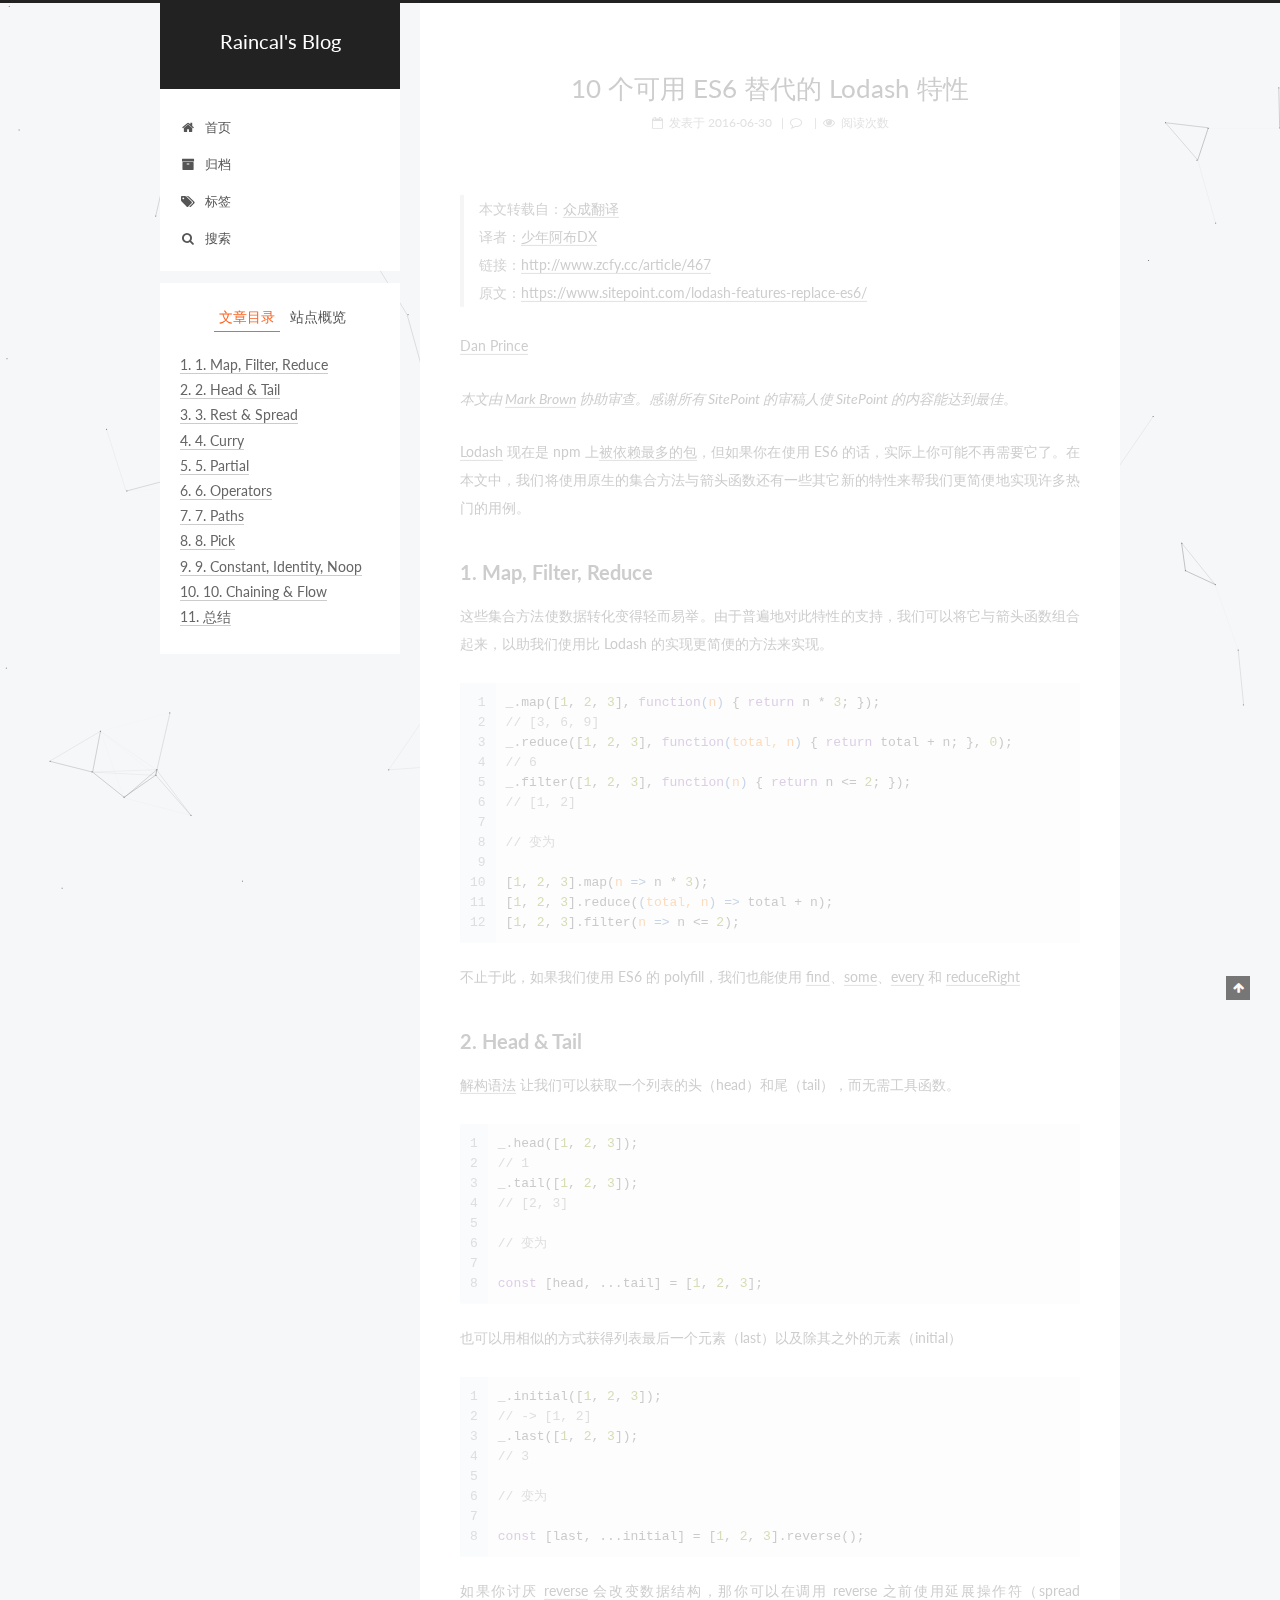
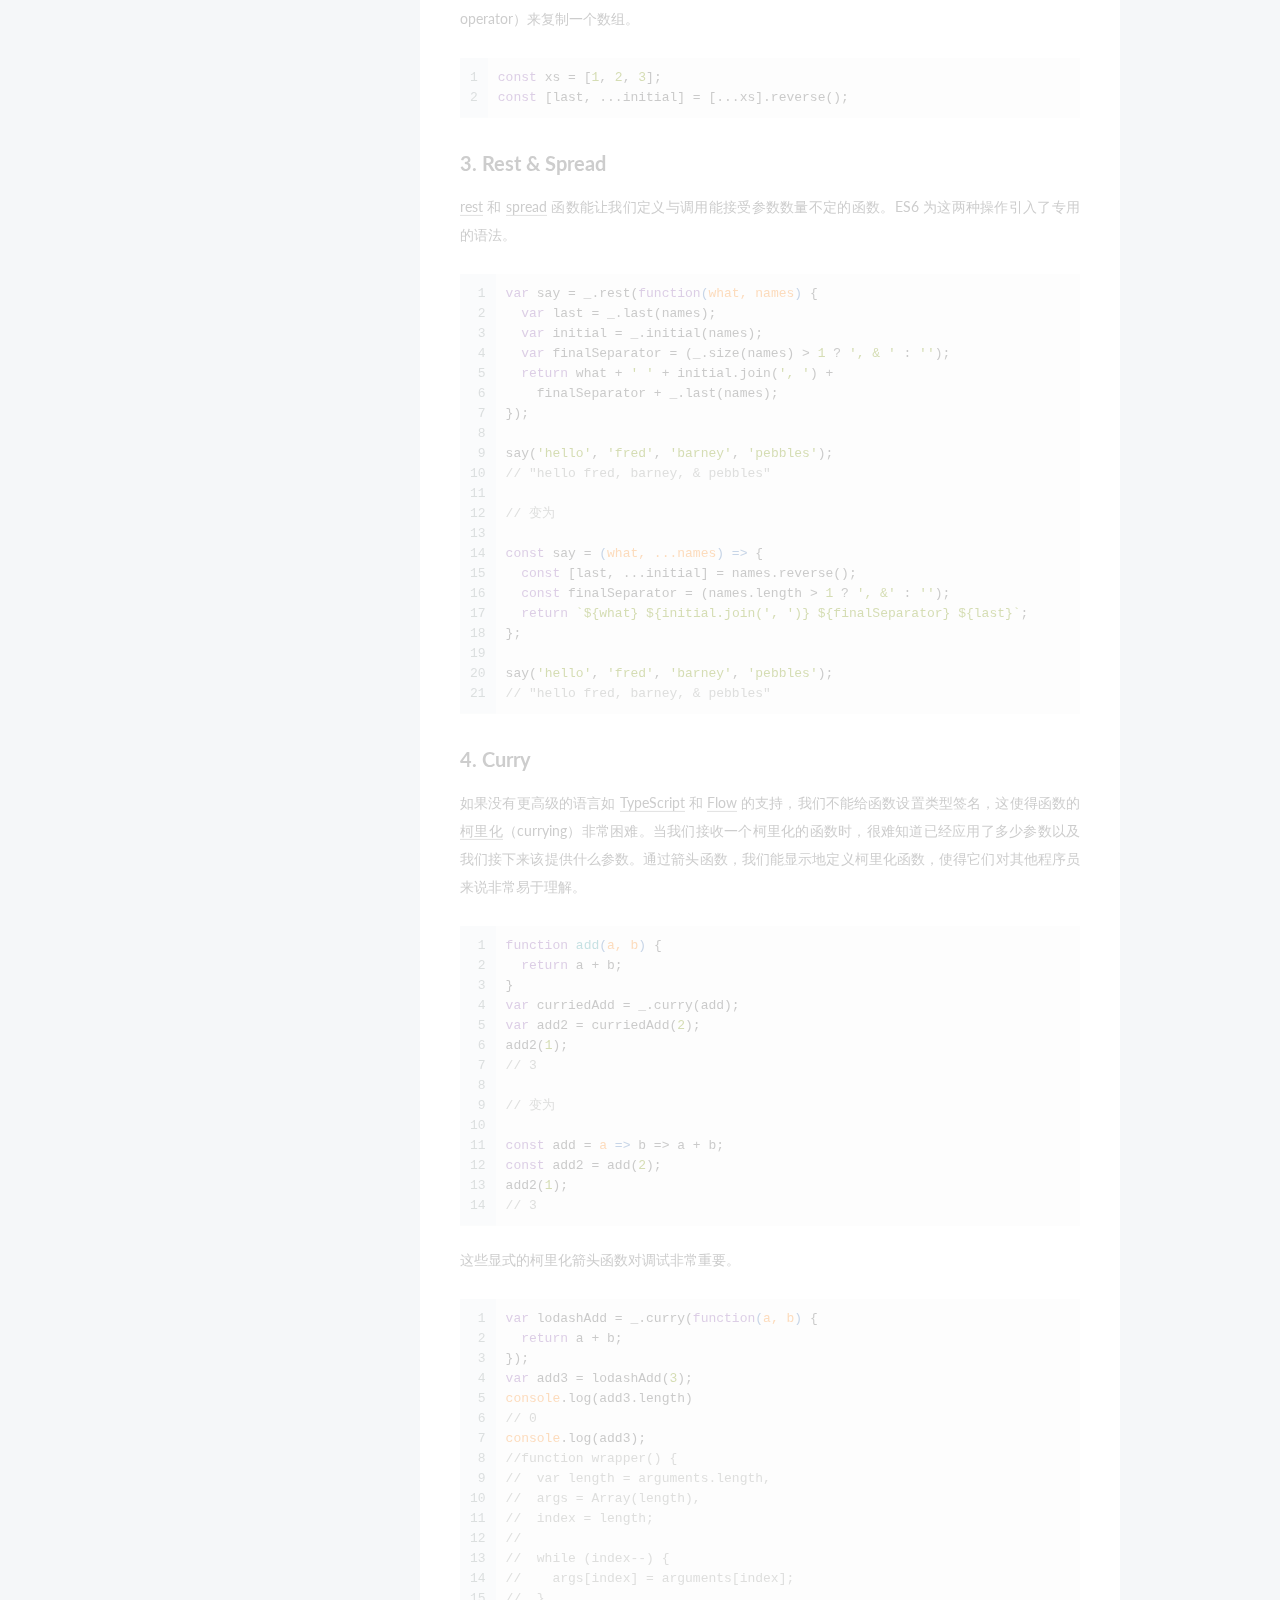
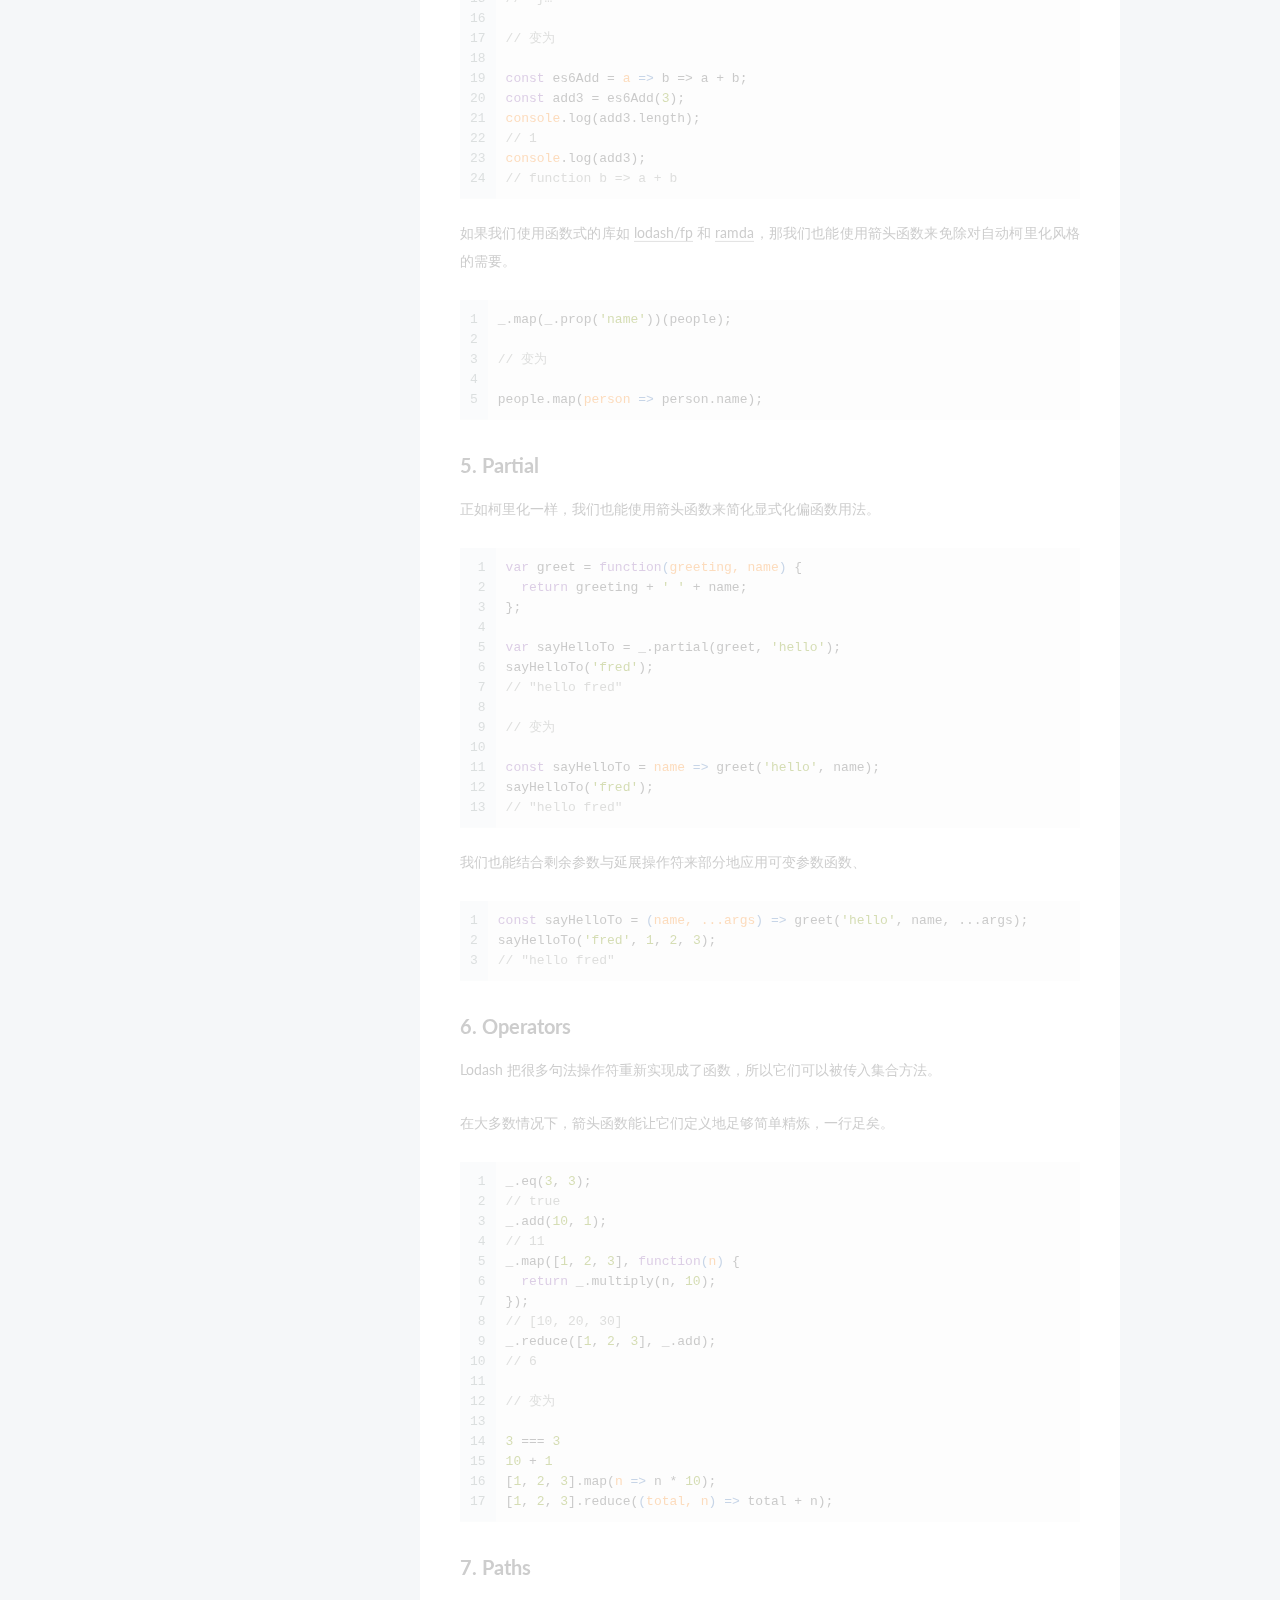
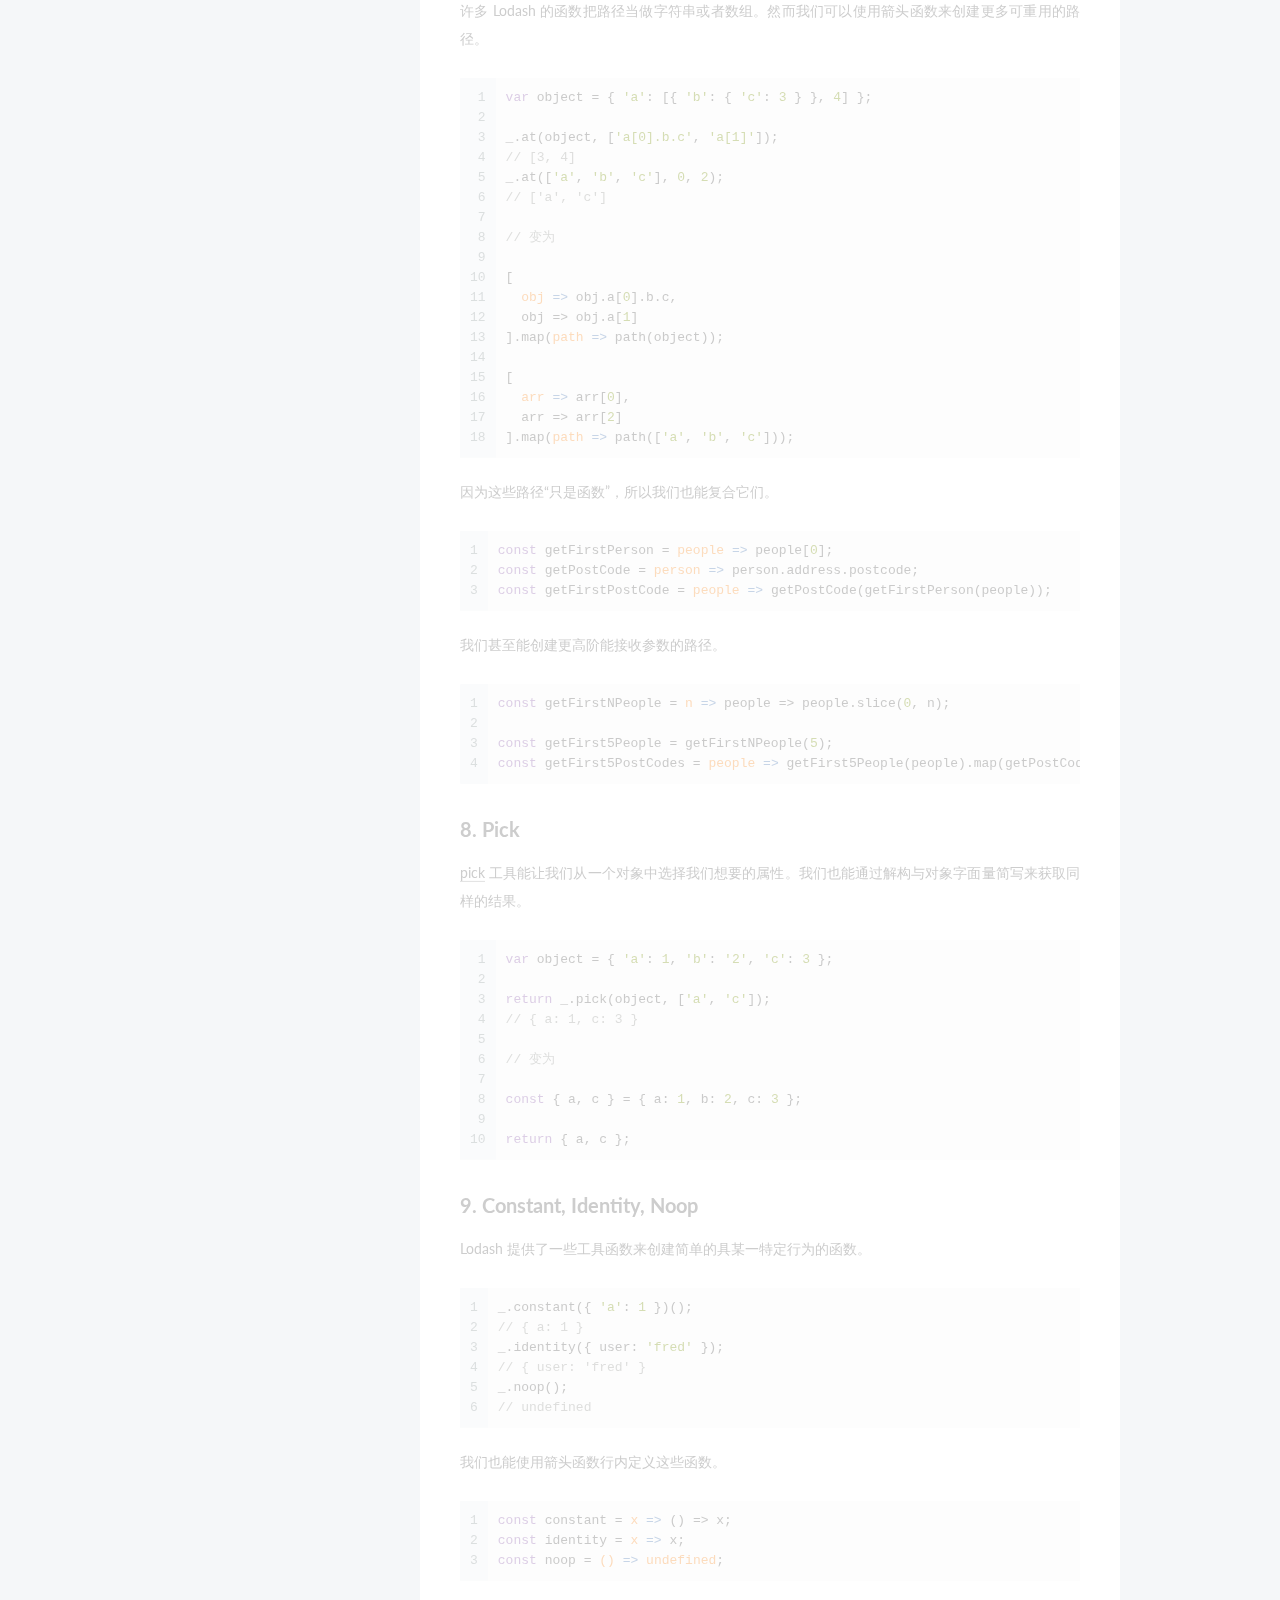
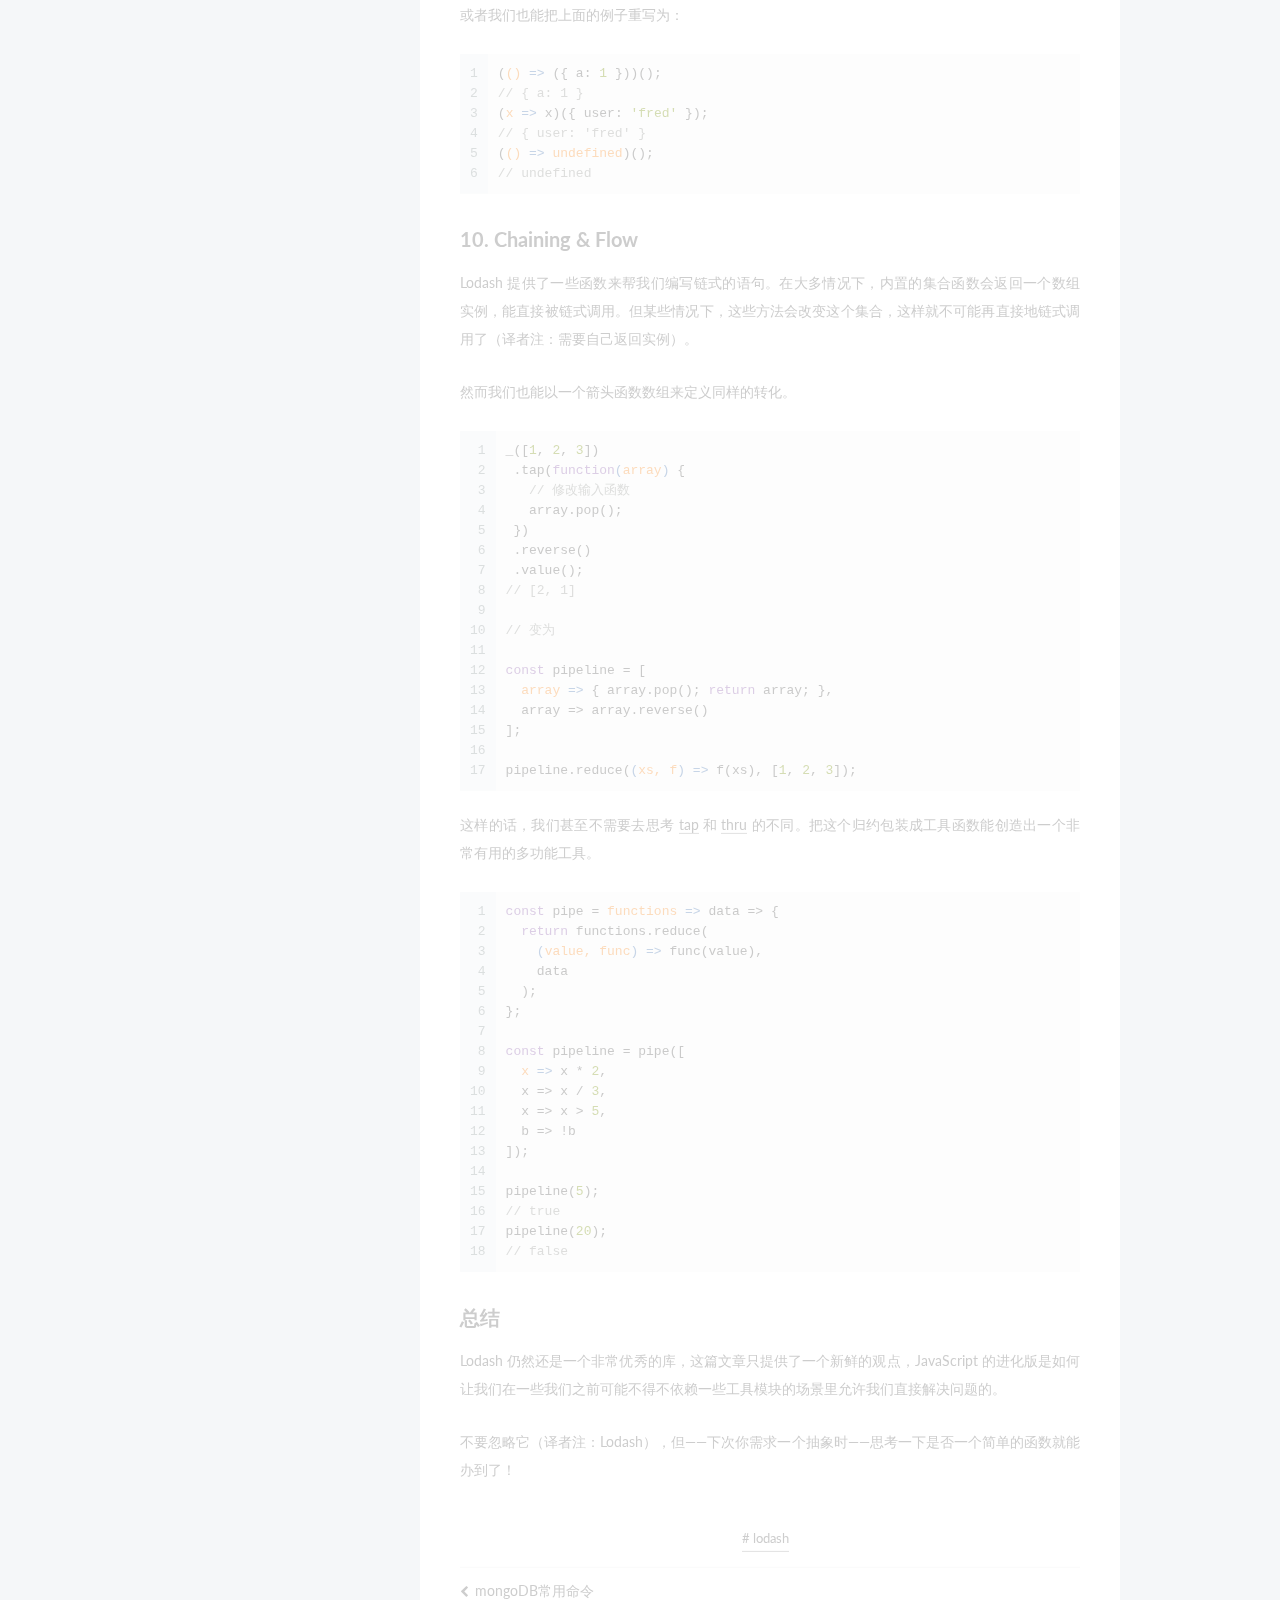
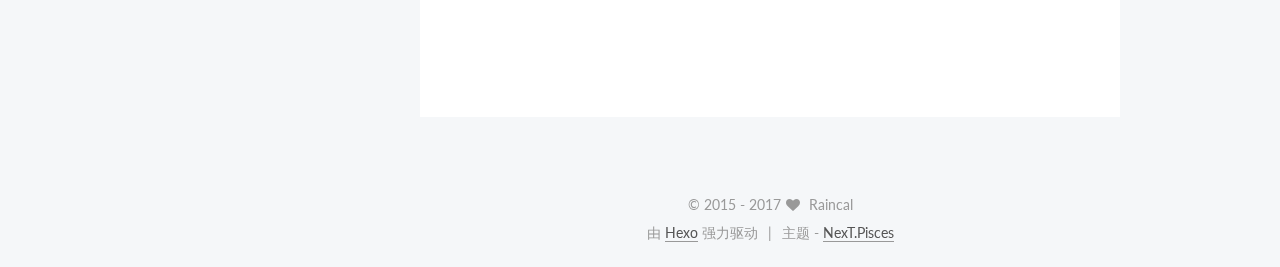
<file: 2016/06/30/lodash/index.html>
<!doctype html><html class="theme-next pisces use-motion" lang="zh-Hans"><head><meta charset="UTF-8"><meta http-equiv="X-UA-Compatible" content="IE=edge"><meta name="viewport" content="width=device-width,initial-scale=1,maximum-scale=1"><meta http-equiv="Cache-Control" content="no-transform"><meta http-equiv="Cache-Control" content="no-siteapp"><link href="/lib/fancybox/source/jquery.fancybox.css?v=2.1.5" rel="stylesheet" type="text/css"><link href="//fonts.googleapis.com/css?family=Lato:300,300italic,400,400italic,700,700italic&subset=latin,latin-ext" rel="stylesheet" type="text/css"><link href="/lib/font-awesome/css/font-awesome.min.css?v=4.6.2" rel="stylesheet" type="text/css"><link href="/css/main.css?v=5.1.0" rel="stylesheet" type="text/css"><meta name="keywords" content="lodash,"><link rel="alternate" href="/atom.xml" title="Raincal's Blog" type="application/atom+xml"><link rel="shortcut icon" type="image/x-icon" href="/favicon.ico?v=5.1.0"><meta name="description" content="本文转载自：众成翻译译者：少年阿布DX链接：http://www.zcfy.cc/article/467原文：https://www.sitepoint.com/lodash-features-replace-es6/

Dan Prince
本文由 Mark Brown 协助审查。感谢所有 SitePoint 的审稿人使 SitePoint 的内容能达到最佳。
Lodash 现在是 npm 上"><meta property="og:type" content="article"><meta property="og:title" content="10 个可用 ES6 替代的 Lodash 特性"><meta property="og:url" content="https://raincal.top/2016/06/30/lodash/index.html"><meta property="og:site_name" content="Raincal's Blog"><meta property="og:description" content="本文转载自：众成翻译译者：少年阿布DX链接：http://www.zcfy.cc/article/467原文：https://www.sitepoint.com/lodash-features-replace-es6/

Dan Prince
本文由 Mark Brown 协助审查。感谢所有 SitePoint 的审稿人使 SitePoint 的内容能达到最佳。
Lodash 现在是 npm 上"><meta property="og:updated_time" content="2016-06-30T13:06:11.000Z"><meta name="twitter:card" content="summary"><meta name="twitter:title" content="10 个可用 ES6 替代的 Lodash 特性"><meta name="twitter:description" content="本文转载自：众成翻译译者：少年阿布DX链接：http://www.zcfy.cc/article/467原文：https://www.sitepoint.com/lodash-features-replace-es6/

Dan Prince
本文由 Mark Brown 协助审查。感谢所有 SitePoint 的审稿人使 SitePoint 的内容能达到最佳。
Lodash 现在是 npm 上"><script type="text/javascript" id="hexo.configurations">var NexT=window.NexT||{},CONFIG={root:"/",scheme:"Pisces",sidebar:{position:"left",display:"post",offset:12,offset_float:0,b2t:!1,scrollpercent:!1},fancybox:!0,motion:!0,duoshuo:{userId:"0",author:"博主"},algolia:{applicationID:"",apiKey:"",indexName:"",hits:{per_page:10},labels:{input_placeholder:"Search for Posts",hits_empty:"We didn't find any results for the search: ${query}",hits_stats:"${hits} results found in ${time} ms"}}}</script><link rel="canonical" href="https://raincal.top/2016/06/30/lodash/"><title> 10 个可用 ES6 替代的 Lodash 特性 | Raincal's Blog</title></head><body itemscope itemtype="http://schema.org/WebPage" lang="zh-Hans"><script>!function(e,t,a,n,c,o,s){e.GoogleAnalyticsObject=c,e[c]=e[c]||function(){(e[c].q=e[c].q||[]).push(arguments)},e[c].l=1*new Date,o=t.createElement(a),s=t.getElementsByTagName(a)[0],o.async=1,o.src="https://www.google-analytics.com/analytics.js",s.parentNode.insertBefore(o,s)}(window,document,"script",0,"ga"),ga("create","UA-89637345-1","auto"),ga("send","pageview")</script><script type="text/javascript">var _hmt=_hmt||[];!function(){var e=document.createElement("script");e.src="https://hm.baidu.com/hm.js?ab32a36a8e64e608dee4c469464c689c";var t=document.getElementsByTagName("script")[0];t.parentNode.insertBefore(e,t)}()</script><div class="container sidebar-position-left page-post-detail"><div class="headband"></div><header id="header" class="header" itemscope itemtype="http://schema.org/WPHeader"><div class="header-inner"><div class="site-brand-wrapper"><div class="site-meta"><div class="custom-logo-site-title"><a href="/" class="brand" rel="start"><span class="logo-line-before"><i></i></span> <span class="site-title">Raincal's Blog</span><span class="logo-line-after"><i></i></span></a></div><p class="site-subtitle"></p></div><div class="site-nav-toggle"> <button><span class="btn-bar"></span><span class="btn-bar"></span><span class="btn-bar"></span></button></div></div><nav class="site-nav"><ul id="menu" class="menu"><li class="menu-item menu-item-home"><a href="/" rel="section"><i class="menu-item-icon fa fa-fw fa-home"></i><br> 首页</a></li><li class="menu-item menu-item-archives"><a href="/archives" rel="section"><i class="menu-item-icon fa fa-fw fa-archive"></i><br> 归档</a></li><li class="menu-item menu-item-tags"><a href="/tags" rel="section"><i class="menu-item-icon fa fa-fw fa-tags"></i><br> 标签</a></li><li class="menu-item menu-item-search"><a href="javascript:;" class="st-search-show-outputs"><i class="menu-item-icon fa fa-search fa-fw"></i><br> 搜索</a></li></ul><div class="site-search"><form class="site-search-form"> <input type="text" id="st-search-input" class="st-search-input st-default-search-input"></form><script type="text/javascript">!function(t,e,n,s,c,i,a){t.SwiftypeObject=c,t[c]=t[c]||function(){(t[c].q=t[c].q||[]).push(arguments)},i=e.createElement(n),a=e.getElementsByTagName(n)[0],i.async=1,i.src="//s.swiftypecdn.com/install/v2/st.js",a.parentNode.insertBefore(i,a)}(window,document,"script",0,"_st"),_st("install","12f9CrnGN_2kkb_83wqh","2.0.0")</script></div></nav></div></header><main id="main" class="main"><div class="main-inner"><div class="content-wrap"><div id="content" class="content"><div id="posts" class="posts-expand"><article class="post post-type-normal" itemscope itemtype="http://schema.org/Article"><link itemprop="mainEntityOfPage" href="https://raincal.top/2016/06/30/lodash/"><span hidden itemprop="author" itemscope itemtype="http://schema.org/Person"><meta itemprop="name" content="Raincal"><meta itemprop="description" content=""><meta itemprop="image" content="/images/avatar.jpg"></span><span hidden itemprop="publisher" itemscope itemtype="http://schema.org/Organization"><meta itemprop="name" content="Raincal's Blog"></span><header class="post-header"><h1 class="post-title" itemprop="name headline"> 10 个可用 ES6 替代的 Lodash 特性</h1><div class="post-meta"><span class="post-time"><span class="post-meta-item-icon"><i class="fa fa-calendar-o"></i></span> <span class="post-meta-item-text">发表于</span> <time title="创建于" itemprop="dateCreated datePublished" datetime="2016-06-30T21:02:10+08:00">2016-06-30</time></span> <span class="post-comments-count"><span class="post-meta-divider">|</span><span class="post-meta-item-icon"><i class="fa fa-comment-o"></i></span><a href="/2016/06/30/lodash/#comments" itemprop="discussionUrl"><span class="post-comments-count disqus-comment-count" data-disqus-identifier="2016/06/30/lodash/" itemprop="commentCount"></span></a></span> <span id="/2016/06/30/lodash/" class="leancloud_visitors" data-flag-title="10 个可用 ES6 替代的 Lodash 特性"><span class="post-meta-divider">|</span><span class="post-meta-item-icon"><i class="fa fa-eye"></i></span> <span class="post-meta-item-text">阅读次数</span><span class="leancloud-visitors-count"></span></span></div></header><div class="post-body" itemprop="articleBody"><blockquote><p>本文转载自：<a href="http://www.zcfy.cc" target="_blank" rel="external">众成翻译</a><br>译者：<a href="http://www.zcfy.cc/@shawndai06" target="_blank" rel="external">少年阿布DX</a><br>链接：<a href="http://www.zcfy.cc/article/467" target="_blank" rel="external">http://www.zcfy.cc/article/467</a><br>原文：<a href="https://www.sitepoint.com/lodash-features-replace-es6/" target="_blank" rel="external">https://www.sitepoint.com/lodash-features-replace-es6/</a></p></blockquote><p><a href="https://www.sitepoint.com/author/dprince/" target="_blank" rel="external">Dan Prince</a></p><p><em>本文由 <a href="https://www.sitepoint.com/author/mbrown" target="_blank" rel="external">Mark Brown</a> 协助审查。感谢所有 SitePoint 的审稿人使 SitePoint 的内容能达到最佳</em>。</p><p><a href="https://lodash.com/" target="_blank" rel="external">Lodash</a> 现在是 npm 上<a href="https://www.npmjs.com/browse/depended" target="_blank" rel="external">被依赖最多的包</a>，但如果你在使用 ES6 的话，实际上你可能不再需要它了。在本文中，我们将使用原生的集合方法与箭头函数还有一些其它新的特性来帮我们更简便地实现许多热门的用例。</p><h2 id="1-Map-Filter-Reduce"><a href="#1-Map-Filter-Reduce" class="headerlink" title="1. Map, Filter, Reduce"></a>1. Map, Filter, Reduce</h2><p>这些集合方法使数据转化变得轻而易举。由于普遍地对此特性的支持，我们可以将它与箭头函数组合起来，以助我们使用比 Lodash 的实现更简便的方法来实现。</p><figure class="highlight javascript"><table><tr><td class="gutter"><pre><div class="line">1</div><div class="line">2</div><div class="line">3</div><div class="line">4</div><div class="line">5</div><div class="line">6</div><div class="line">7</div><div class="line">8</div><div class="line">9</div><div class="line">10</div><div class="line">11</div><div class="line">12</div></pre></td><td class="code"><pre><div class="line">_.map([<span class="number">1</span>, <span class="number">2</span>, <span class="number">3</span>], <span class="function"><span class="keyword">function</span>(<span class="params">n</span>) </span>&#123; <span class="keyword">return</span> n * <span class="number">3</span>; &#125;);</div><div class="line"><span class="comment">// [3, 6, 9]</span></div><div class="line">_.reduce([<span class="number">1</span>, <span class="number">2</span>, <span class="number">3</span>], <span class="function"><span class="keyword">function</span>(<span class="params">total, n</span>) </span>&#123; <span class="keyword">return</span> total + n; &#125;, <span class="number">0</span>);</div><div class="line"><span class="comment">// 6</span></div><div class="line">_.filter([<span class="number">1</span>, <span class="number">2</span>, <span class="number">3</span>], <span class="function"><span class="keyword">function</span>(<span class="params">n</span>) </span>&#123; <span class="keyword">return</span> n &lt;= <span class="number">2</span>; &#125;);</div><div class="line"><span class="comment">// [1, 2]</span></div><div class="line"></div><div class="line"><span class="comment">// 变为</span></div><div class="line"></div><div class="line">[<span class="number">1</span>, <span class="number">2</span>, <span class="number">3</span>].map(<span class="function"><span class="params">n</span> =&gt;</span> n * <span class="number">3</span>);</div><div class="line">[<span class="number">1</span>, <span class="number">2</span>, <span class="number">3</span>].reduce(<span class="function">(<span class="params">total, n</span>) =&gt;</span> total + n);</div><div class="line">[<span class="number">1</span>, <span class="number">2</span>, <span class="number">3</span>].filter(<span class="function"><span class="params">n</span> =&gt;</span> n &lt;= <span class="number">2</span>);</div></pre></td></tr></table></figure><p>不止于此，如果我们使用 ES6 的 polyfill，我们也能使用 <a href="https://developer.mozilla.org/en-US/docs/Web/JavaScript/Reference/Global_Objects/Array/find" target="_blank" rel="external">find</a>、<a href="https://developer.mozilla.org/en-US/docs/Web/JavaScript/Reference/Global_Objects/Array/some" target="_blank" rel="external">some</a>、<a href="https://developer.mozilla.org/en-US/docs/Web/JavaScript/Reference/Global_Objects/Array/every" target="_blank" rel="external">every</a> 和 <a href="https://developer.mozilla.org/en-US/docs/Web/JavaScript/Reference/Global_Objects/Array/reduceRight" target="_blank" rel="external">reduceRight</a></p><a id="more"></a><h2 id="2-Head-amp-Tail"><a href="#2-Head-amp-Tail" class="headerlink" title="2. Head &amp; Tail"></a>2. Head &amp; Tail</h2><p><a href="https://www.sitepoint.com/preparing-ecmascript-6-destructuring-assignment/" target="_blank" rel="external">解构语法</a> 让我们可以获取一个列表的头（head）和尾（tail），而无需工具函数。</p><figure class="highlight javascript"><table><tr><td class="gutter"><pre><div class="line">1</div><div class="line">2</div><div class="line">3</div><div class="line">4</div><div class="line">5</div><div class="line">6</div><div class="line">7</div><div class="line">8</div></pre></td><td class="code"><pre><div class="line">_.head([<span class="number">1</span>, <span class="number">2</span>, <span class="number">3</span>]);</div><div class="line"><span class="comment">// 1</span></div><div class="line">_.tail([<span class="number">1</span>, <span class="number">2</span>, <span class="number">3</span>]);</div><div class="line"><span class="comment">// [2, 3]</span></div><div class="line"></div><div class="line"><span class="comment">// 变为</span></div><div class="line"></div><div class="line"><span class="keyword">const</span> [head, ...tail] = [<span class="number">1</span>, <span class="number">2</span>, <span class="number">3</span>];</div></pre></td></tr></table></figure><p>也可以用相似的方式获得列表最后一个元素（last）以及除其之外的元素（initial）</p><figure class="highlight javascript"><table><tr><td class="gutter"><pre><div class="line">1</div><div class="line">2</div><div class="line">3</div><div class="line">4</div><div class="line">5</div><div class="line">6</div><div class="line">7</div><div class="line">8</div></pre></td><td class="code"><pre><div class="line">_.initial([<span class="number">1</span>, <span class="number">2</span>, <span class="number">3</span>]);</div><div class="line"><span class="comment">// -&gt; [1, 2]</span></div><div class="line">_.last([<span class="number">1</span>, <span class="number">2</span>, <span class="number">3</span>]);</div><div class="line"><span class="comment">// 3</span></div><div class="line"></div><div class="line"><span class="comment">// 变为</span></div><div class="line"></div><div class="line"><span class="keyword">const</span> [last, ...initial] = [<span class="number">1</span>, <span class="number">2</span>, <span class="number">3</span>].reverse();</div></pre></td></tr></table></figure><p>如果你讨厌 <a href="https://developer.mozilla.org/en-US/docs/Web/JavaScript/Reference/Global_Objects/Array/reverse" target="_blank" rel="external">reverse</a> 会改变数据结构，那你可以在调用 reverse 之前使用延展操作符（spread operator）来复制一个数组。</p><figure class="highlight javascript"><table><tr><td class="gutter"><pre><div class="line">1</div><div class="line">2</div></pre></td><td class="code"><pre><div class="line"><span class="keyword">const</span> xs = [<span class="number">1</span>, <span class="number">2</span>, <span class="number">3</span>];</div><div class="line"><span class="keyword">const</span> [last, ...initial] = [...xs].reverse();</div></pre></td></tr></table></figure><h2 id="3-Rest-amp-Spread"><a href="#3-Rest-amp-Spread" class="headerlink" title="3. Rest &amp; Spread"></a>3. Rest &amp; Spread</h2><p><a href="https://lodash.com/docs#rest" target="_blank" rel="external">rest</a> 和 <a href="https://lodash.com/docs#spread" target="_blank" rel="external">spread</a> 函数能让我们定义与调用能接受参数数量不定的函数。ES6 为这两种操作引入了专用的语法。</p><figure class="highlight javascript"><table><tr><td class="gutter"><pre><div class="line">1</div><div class="line">2</div><div class="line">3</div><div class="line">4</div><div class="line">5</div><div class="line">6</div><div class="line">7</div><div class="line">8</div><div class="line">9</div><div class="line">10</div><div class="line">11</div><div class="line">12</div><div class="line">13</div><div class="line">14</div><div class="line">15</div><div class="line">16</div><div class="line">17</div><div class="line">18</div><div class="line">19</div><div class="line">20</div><div class="line">21</div></pre></td><td class="code"><pre><div class="line"><span class="keyword">var</span> say = _.rest(<span class="function"><span class="keyword">function</span>(<span class="params">what, names</span>) </span>&#123;</div><div class="line">  <span class="keyword">var</span> last = _.last(names);</div><div class="line">  <span class="keyword">var</span> initial = _.initial(names);</div><div class="line">  <span class="keyword">var</span> finalSeparator = (_.size(names) &gt; <span class="number">1</span> ? <span class="string">', &amp; '</span> : <span class="string">''</span>);</div><div class="line">  <span class="keyword">return</span> what + <span class="string">' '</span> + initial.join(<span class="string">', '</span>) +</div><div class="line">    finalSeparator + _.last(names);</div><div class="line">&#125;);</div><div class="line"></div><div class="line">say(<span class="string">'hello'</span>, <span class="string">'fred'</span>, <span class="string">'barney'</span>, <span class="string">'pebbles'</span>);</div><div class="line"><span class="comment">// "hello fred, barney, &amp; pebbles"</span></div><div class="line"></div><div class="line"><span class="comment">// 变为</span></div><div class="line"></div><div class="line"><span class="keyword">const</span> say = <span class="function">(<span class="params">what, ...names</span>) =&gt;</span> &#123;</div><div class="line">  <span class="keyword">const</span> [last, ...initial] = names.reverse();</div><div class="line">  <span class="keyword">const</span> finalSeparator = (names.length &gt; <span class="number">1</span> ? <span class="string">', &amp;'</span> : <span class="string">''</span>);</div><div class="line">  <span class="keyword">return</span> <span class="string">`<span class="subst">$&#123;what&#125;</span> <span class="subst">$&#123;initial.join(<span class="string">', '</span>)&#125;</span> <span class="subst">$&#123;finalSeparator&#125;</span> <span class="subst">$&#123;last&#125;</span>`</span>;</div><div class="line">&#125;;</div><div class="line"></div><div class="line">say(<span class="string">'hello'</span>, <span class="string">'fred'</span>, <span class="string">'barney'</span>, <span class="string">'pebbles'</span>);</div><div class="line"><span class="comment">// "hello fred, barney, &amp; pebbles"</span></div></pre></td></tr></table></figure><h2 id="4-Curry"><a href="#4-Curry" class="headerlink" title="4. Curry"></a>4. Curry</h2><p>如果没有更高级的语言如 <a href="http://www.typescriptlang.org" target="_blank" rel="external">TypeScript</a> 和 <a href="http://flowtype.org/" target="_blank" rel="external">Flow</a> 的支持，我们不能给函数设置类型签名，这使得函数的<a href="https://www.sitepoint.com/currying-in-functional-javascript/" target="_blank" rel="external">柯里化</a>（currying）非常困难。当我们接收一个柯里化的函数时，很难知道已经应用了多少参数以及我们接下来该提供什么参数。通过箭头函数，我们能显示地定义柯里化函数，使得它们对其他程序员来说非常易于理解。</p><figure class="highlight javascript"><table><tr><td class="gutter"><pre><div class="line">1</div><div class="line">2</div><div class="line">3</div><div class="line">4</div><div class="line">5</div><div class="line">6</div><div class="line">7</div><div class="line">8</div><div class="line">9</div><div class="line">10</div><div class="line">11</div><div class="line">12</div><div class="line">13</div><div class="line">14</div></pre></td><td class="code"><pre><div class="line"><span class="function"><span class="keyword">function</span> <span class="title">add</span>(<span class="params">a, b</span>) </span>&#123;</div><div class="line">  <span class="keyword">return</span> a + b;</div><div class="line">&#125;</div><div class="line"><span class="keyword">var</span> curriedAdd = _.curry(add);</div><div class="line"><span class="keyword">var</span> add2 = curriedAdd(<span class="number">2</span>);</div><div class="line">add2(<span class="number">1</span>);</div><div class="line"><span class="comment">// 3</span></div><div class="line"></div><div class="line"><span class="comment">// 变为</span></div><div class="line"></div><div class="line"><span class="keyword">const</span> add = <span class="function"><span class="params">a</span> =&gt;</span> b =&gt; a + b;</div><div class="line"><span class="keyword">const</span> add2 = add(<span class="number">2</span>);</div><div class="line">add2(<span class="number">1</span>);</div><div class="line"><span class="comment">// 3</span></div></pre></td></tr></table></figure><p>这些显式的柯里化箭头函数对调试非常重要。</p><figure class="highlight javascript"><table><tr><td class="gutter"><pre><div class="line">1</div><div class="line">2</div><div class="line">3</div><div class="line">4</div><div class="line">5</div><div class="line">6</div><div class="line">7</div><div class="line">8</div><div class="line">9</div><div class="line">10</div><div class="line">11</div><div class="line">12</div><div class="line">13</div><div class="line">14</div><div class="line">15</div><div class="line">16</div><div class="line">17</div><div class="line">18</div><div class="line">19</div><div class="line">20</div><div class="line">21</div><div class="line">22</div><div class="line">23</div><div class="line">24</div></pre></td><td class="code"><pre><div class="line"><span class="keyword">var</span> lodashAdd = _.curry(<span class="function"><span class="keyword">function</span>(<span class="params">a, b</span>) </span>&#123;</div><div class="line">  <span class="keyword">return</span> a + b;</div><div class="line">&#125;);</div><div class="line"><span class="keyword">var</span> add3 = lodashAdd(<span class="number">3</span>);</div><div class="line"><span class="built_in">console</span>.log(add3.length)</div><div class="line"><span class="comment">// 0</span></div><div class="line"><span class="built_in">console</span>.log(add3);</div><div class="line"><span class="comment">//function wrapper() &#123;</span></div><div class="line"><span class="comment">//  var length = arguments.length,</span></div><div class="line"><span class="comment">//  args = Array(length),</span></div><div class="line"><span class="comment">//  index = length;</span></div><div class="line"><span class="comment">//</span></div><div class="line"><span class="comment">//  while (index--) &#123;</span></div><div class="line"><span class="comment">//    args[index] = arguments[index];</span></div><div class="line"><span class="comment">//  &#125;…</span></div><div class="line"></div><div class="line"><span class="comment">// 变为</span></div><div class="line"></div><div class="line"><span class="keyword">const</span> es6Add = <span class="function"><span class="params">a</span> =&gt;</span> b =&gt; a + b;</div><div class="line"><span class="keyword">const</span> add3 = es6Add(<span class="number">3</span>);</div><div class="line"><span class="built_in">console</span>.log(add3.length);</div><div class="line"><span class="comment">// 1</span></div><div class="line"><span class="built_in">console</span>.log(add3);</div><div class="line"><span class="comment">// function b =&gt; a + b</span></div></pre></td></tr></table></figure><p>如果我们使用函数式的库如 <a href="https://github.com/lodash/lodash/wiki/FP-Guide" target="_blank" rel="external">lodash/fp</a> 和 <a href="http://ramdajs.com" target="_blank" rel="external">ramda</a>，那我们也能使用箭头函数来免除对自动柯里化风格的需要。</p><figure class="highlight javascript"><table><tr><td class="gutter"><pre><div class="line">1</div><div class="line">2</div><div class="line">3</div><div class="line">4</div><div class="line">5</div></pre></td><td class="code"><pre><div class="line">_.map(_.prop(<span class="string">'name'</span>))(people);</div><div class="line"></div><div class="line"><span class="comment">// 变为</span></div><div class="line"></div><div class="line">people.map(<span class="function"><span class="params">person</span> =&gt;</span> person.name);</div></pre></td></tr></table></figure><h2 id="5-Partial"><a href="#5-Partial" class="headerlink" title="5. Partial"></a>5. Partial</h2><p>正如柯里化一样，我们也能使用箭头函数来简化显式化偏函数用法。</p><figure class="highlight javascript"><table><tr><td class="gutter"><pre><div class="line">1</div><div class="line">2</div><div class="line">3</div><div class="line">4</div><div class="line">5</div><div class="line">6</div><div class="line">7</div><div class="line">8</div><div class="line">9</div><div class="line">10</div><div class="line">11</div><div class="line">12</div><div class="line">13</div></pre></td><td class="code"><pre><div class="line"><span class="keyword">var</span> greet = <span class="function"><span class="keyword">function</span>(<span class="params">greeting, name</span>) </span>&#123;</div><div class="line">  <span class="keyword">return</span> greeting + <span class="string">' '</span> + name;</div><div class="line">&#125;;</div><div class="line"></div><div class="line"><span class="keyword">var</span> sayHelloTo = _.partial(greet, <span class="string">'hello'</span>);</div><div class="line">sayHelloTo(<span class="string">'fred'</span>);</div><div class="line"><span class="comment">// "hello fred"</span></div><div class="line"></div><div class="line"><span class="comment">// 变为</span></div><div class="line"></div><div class="line"><span class="keyword">const</span> sayHelloTo = <span class="function"><span class="params">name</span> =&gt;</span> greet(<span class="string">'hello'</span>, name);</div><div class="line">sayHelloTo(<span class="string">'fred'</span>);</div><div class="line"><span class="comment">// "hello fred"</span></div></pre></td></tr></table></figure><p>我们也能结合剩余参数与延展操作符来部分地应用可变参数函数、</p><figure class="highlight javascript"><table><tr><td class="gutter"><pre><div class="line">1</div><div class="line">2</div><div class="line">3</div></pre></td><td class="code"><pre><div class="line"><span class="keyword">const</span> sayHelloTo = <span class="function">(<span class="params">name, ...args</span>) =&gt;</span> greet(<span class="string">'hello'</span>, name, ...args);</div><div class="line">sayHelloTo(<span class="string">'fred'</span>, <span class="number">1</span>, <span class="number">2</span>, <span class="number">3</span>);</div><div class="line"><span class="comment">// "hello fred"</span></div></pre></td></tr></table></figure><h2 id="6-Operators"><a href="#6-Operators" class="headerlink" title="6. Operators"></a>6. Operators</h2><p>Lodash 把很多句法操作符重新实现成了函数，所以它们可以被传入集合方法。</p><p>在大多数情况下，箭头函数能让它们定义地足够简单精炼，一行足矣。</p><figure class="highlight javascript"><table><tr><td class="gutter"><pre><div class="line">1</div><div class="line">2</div><div class="line">3</div><div class="line">4</div><div class="line">5</div><div class="line">6</div><div class="line">7</div><div class="line">8</div><div class="line">9</div><div class="line">10</div><div class="line">11</div><div class="line">12</div><div class="line">13</div><div class="line">14</div><div class="line">15</div><div class="line">16</div><div class="line">17</div></pre></td><td class="code"><pre><div class="line">_.eq(<span class="number">3</span>, <span class="number">3</span>);</div><div class="line"><span class="comment">// true</span></div><div class="line">_.add(<span class="number">10</span>, <span class="number">1</span>);</div><div class="line"><span class="comment">// 11</span></div><div class="line">_.map([<span class="number">1</span>, <span class="number">2</span>, <span class="number">3</span>], <span class="function"><span class="keyword">function</span>(<span class="params">n</span>) </span>&#123;</div><div class="line">  <span class="keyword">return</span> _.multiply(n, <span class="number">10</span>);</div><div class="line">&#125;);</div><div class="line"><span class="comment">// [10, 20, 30]</span></div><div class="line">_.reduce([<span class="number">1</span>, <span class="number">2</span>, <span class="number">3</span>], _.add);</div><div class="line"><span class="comment">// 6</span></div><div class="line"></div><div class="line"><span class="comment">// 变为</span></div><div class="line"></div><div class="line"><span class="number">3</span> === <span class="number">3</span></div><div class="line"><span class="number">10</span> + <span class="number">1</span></div><div class="line">[<span class="number">1</span>, <span class="number">2</span>, <span class="number">3</span>].map(<span class="function"><span class="params">n</span> =&gt;</span> n * <span class="number">10</span>);</div><div class="line">[<span class="number">1</span>, <span class="number">2</span>, <span class="number">3</span>].reduce(<span class="function">(<span class="params">total, n</span>) =&gt;</span> total + n);</div></pre></td></tr></table></figure><h2 id="7-Paths"><a href="#7-Paths" class="headerlink" title="7. Paths"></a>7. Paths</h2><p>许多 Lodash 的函数把路径当做字符串或者数组。然而我们可以使用箭头函数来创建更多可重用的路径。</p><figure class="highlight javascript"><table><tr><td class="gutter"><pre><div class="line">1</div><div class="line">2</div><div class="line">3</div><div class="line">4</div><div class="line">5</div><div class="line">6</div><div class="line">7</div><div class="line">8</div><div class="line">9</div><div class="line">10</div><div class="line">11</div><div class="line">12</div><div class="line">13</div><div class="line">14</div><div class="line">15</div><div class="line">16</div><div class="line">17</div><div class="line">18</div></pre></td><td class="code"><pre><div class="line"><span class="keyword">var</span> object = &#123; <span class="string">'a'</span>: [&#123; <span class="string">'b'</span>: &#123; <span class="string">'c'</span>: <span class="number">3</span> &#125; &#125;, <span class="number">4</span>] &#125;;</div><div class="line"></div><div class="line">_.at(object, [<span class="string">'a[0].b.c'</span>, <span class="string">'a[1]'</span>]);</div><div class="line"><span class="comment">// [3, 4]</span></div><div class="line">_.at([<span class="string">'a'</span>, <span class="string">'b'</span>, <span class="string">'c'</span>], <span class="number">0</span>, <span class="number">2</span>);</div><div class="line"><span class="comment">// ['a', 'c']</span></div><div class="line"></div><div class="line"><span class="comment">// 变为</span></div><div class="line"></div><div class="line">[</div><div class="line">  <span class="function"><span class="params">obj</span> =&gt;</span> obj.a[<span class="number">0</span>].b.c,</div><div class="line">  obj =&gt; obj.a[<span class="number">1</span>]</div><div class="line">].map(<span class="function"><span class="params">path</span> =&gt;</span> path(object));</div><div class="line"></div><div class="line">[</div><div class="line">  <span class="function"><span class="params">arr</span> =&gt;</span> arr[<span class="number">0</span>],</div><div class="line">  arr =&gt; arr[<span class="number">2</span>]</div><div class="line">].map(<span class="function"><span class="params">path</span> =&gt;</span> path([<span class="string">'a'</span>, <span class="string">'b'</span>, <span class="string">'c'</span>]));</div></pre></td></tr></table></figure><p>因为这些路径“只是函数”，所以我们也能复合它们。</p><figure class="highlight javascript"><table><tr><td class="gutter"><pre><div class="line">1</div><div class="line">2</div><div class="line">3</div></pre></td><td class="code"><pre><div class="line"><span class="keyword">const</span> getFirstPerson = <span class="function"><span class="params">people</span> =&gt;</span> people[<span class="number">0</span>];</div><div class="line"><span class="keyword">const</span> getPostCode = <span class="function"><span class="params">person</span> =&gt;</span> person.address.postcode;</div><div class="line"><span class="keyword">const</span> getFirstPostCode = <span class="function"><span class="params">people</span> =&gt;</span> getPostCode(getFirstPerson(people));</div></pre></td></tr></table></figure><p>我们甚至能创建更高阶能接收参数的路径。</p><figure class="highlight javascript"><table><tr><td class="gutter"><pre><div class="line">1</div><div class="line">2</div><div class="line">3</div><div class="line">4</div></pre></td><td class="code"><pre><div class="line"><span class="keyword">const</span> getFirstNPeople = <span class="function"><span class="params">n</span> =&gt;</span> people =&gt; people.slice(<span class="number">0</span>, n);</div><div class="line"></div><div class="line"><span class="keyword">const</span> getFirst5People = getFirstNPeople(<span class="number">5</span>);</div><div class="line"><span class="keyword">const</span> getFirst5PostCodes = <span class="function"><span class="params">people</span> =&gt;</span> getFirst5People(people).map(getPostCode);</div></pre></td></tr></table></figure><h2 id="8-Pick"><a href="#8-Pick" class="headerlink" title="8. Pick"></a>8. Pick</h2><p><a href="https://lodash.com/docs#pick" target="_blank" rel="external">pick</a> 工具能让我们从一个对象中选择我们想要的属性。我们也能通过解构与对象字面量简写来获取同样的结果。</p><figure class="highlight javascript"><table><tr><td class="gutter"><pre><div class="line">1</div><div class="line">2</div><div class="line">3</div><div class="line">4</div><div class="line">5</div><div class="line">6</div><div class="line">7</div><div class="line">8</div><div class="line">9</div><div class="line">10</div></pre></td><td class="code"><pre><div class="line"><span class="keyword">var</span> object = &#123; <span class="string">'a'</span>: <span class="number">1</span>, <span class="string">'b'</span>: <span class="string">'2'</span>, <span class="string">'c'</span>: <span class="number">3</span> &#125;;</div><div class="line"></div><div class="line"><span class="keyword">return</span> _.pick(object, [<span class="string">'a'</span>, <span class="string">'c'</span>]);</div><div class="line"><span class="comment">// &#123; a: 1, c: 3 &#125;</span></div><div class="line"></div><div class="line"><span class="comment">// 变为</span></div><div class="line"></div><div class="line"><span class="keyword">const</span> &#123; a, c &#125; = &#123; <span class="attr">a</span>: <span class="number">1</span>, <span class="attr">b</span>: <span class="number">2</span>, <span class="attr">c</span>: <span class="number">3</span> &#125;;</div><div class="line"></div><div class="line"><span class="keyword">return</span> &#123; a, c &#125;;</div></pre></td></tr></table></figure><h2 id="9-Constant-Identity-Noop"><a href="#9-Constant-Identity-Noop" class="headerlink" title="9. Constant, Identity, Noop"></a>9. Constant, Identity, Noop</h2><p>Lodash 提供了一些工具函数来创建简单的具某一特定行为的函数。</p><figure class="highlight javascript"><table><tr><td class="gutter"><pre><div class="line">1</div><div class="line">2</div><div class="line">3</div><div class="line">4</div><div class="line">5</div><div class="line">6</div></pre></td><td class="code"><pre><div class="line">_.constant(&#123; <span class="string">'a'</span>: <span class="number">1</span> &#125;)();</div><div class="line"><span class="comment">// &#123; a: 1 &#125;</span></div><div class="line">_.identity(&#123; <span class="attr">user</span>: <span class="string">'fred'</span> &#125;);</div><div class="line"><span class="comment">// &#123; user: 'fred' &#125;</span></div><div class="line">_.noop();</div><div class="line"><span class="comment">// undefined</span></div></pre></td></tr></table></figure><p>我们也能使用箭头函数行内定义这些函数。</p><figure class="highlight javascript"><table><tr><td class="gutter"><pre><div class="line">1</div><div class="line">2</div><div class="line">3</div></pre></td><td class="code"><pre><div class="line"><span class="keyword">const</span> constant = <span class="function"><span class="params">x</span> =&gt;</span> () =&gt; x;</div><div class="line"><span class="keyword">const</span> identity = <span class="function"><span class="params">x</span> =&gt;</span> x;</div><div class="line"><span class="keyword">const</span> noop = <span class="function"><span class="params">()</span> =&gt;</span> <span class="literal">undefined</span>;</div></pre></td></tr></table></figure><p>或者我们也能把上面的例子重写为：</p><figure class="highlight javascript"><table><tr><td class="gutter"><pre><div class="line">1</div><div class="line">2</div><div class="line">3</div><div class="line">4</div><div class="line">5</div><div class="line">6</div></pre></td><td class="code"><pre><div class="line">(<span class="function"><span class="params">()</span> =&gt;</span> (&#123; <span class="attr">a</span>: <span class="number">1</span> &#125;))();</div><div class="line"><span class="comment">// &#123; a: 1 &#125;</span></div><div class="line">(<span class="function"><span class="params">x</span> =&gt;</span> x)(&#123; <span class="attr">user</span>: <span class="string">'fred'</span> &#125;);</div><div class="line"><span class="comment">// &#123; user: 'fred' &#125;</span></div><div class="line">(<span class="function"><span class="params">()</span> =&gt;</span> <span class="literal">undefined</span>)();</div><div class="line"><span class="comment">// undefined</span></div></pre></td></tr></table></figure><h2 id="10-Chaining-amp-Flow"><a href="#10-Chaining-amp-Flow" class="headerlink" title="10. Chaining &amp; Flow"></a>10. Chaining &amp; Flow</h2><p>Lodash 提供了一些函数来帮我们编写链式的语句。在大多情况下，内置的集合函数会返回一个数组实例，能直接被链式调用。但某些情况下，这些方法会改变这个集合，这样就不可能再直接地链式调用了（译者注：需要自己返回实例）。</p><p>然而我们也能以一个箭头函数数组来定义同样的转化。</p><figure class="highlight javascript"><table><tr><td class="gutter"><pre><div class="line">1</div><div class="line">2</div><div class="line">3</div><div class="line">4</div><div class="line">5</div><div class="line">6</div><div class="line">7</div><div class="line">8</div><div class="line">9</div><div class="line">10</div><div class="line">11</div><div class="line">12</div><div class="line">13</div><div class="line">14</div><div class="line">15</div><div class="line">16</div><div class="line">17</div></pre></td><td class="code"><pre><div class="line">_([<span class="number">1</span>, <span class="number">2</span>, <span class="number">3</span>])</div><div class="line"> .tap(<span class="function"><span class="keyword">function</span>(<span class="params">array</span>) </span>&#123;</div><div class="line">   <span class="comment">// 修改输入函数</span></div><div class="line">   array.pop();</div><div class="line"> &#125;)</div><div class="line"> .reverse()</div><div class="line"> .value();</div><div class="line"><span class="comment">// [2, 1]</span></div><div class="line"></div><div class="line"><span class="comment">// 变为</span></div><div class="line"></div><div class="line"><span class="keyword">const</span> pipeline = [</div><div class="line">  <span class="function"><span class="params">array</span> =&gt;</span> &#123; array.pop(); <span class="keyword">return</span> array; &#125;,</div><div class="line">  array =&gt; array.reverse()</div><div class="line">];</div><div class="line"></div><div class="line">pipeline.reduce(<span class="function">(<span class="params">xs, f</span>) =&gt;</span> f(xs), [<span class="number">1</span>, <span class="number">2</span>, <span class="number">3</span>]);</div></pre></td></tr></table></figure><p>这样的话，我们甚至不需要去思考 <a href="https://lodash.com/docs#tap" target="_blank" rel="external">tap</a> 和 <a href="https://lodash.com/docs#thru" target="_blank" rel="external">thru</a> 的不同。把这个归约包装成工具函数能创造出一个非常有用的多功能工具。</p><figure class="highlight javascript"><table><tr><td class="gutter"><pre><div class="line">1</div><div class="line">2</div><div class="line">3</div><div class="line">4</div><div class="line">5</div><div class="line">6</div><div class="line">7</div><div class="line">8</div><div class="line">9</div><div class="line">10</div><div class="line">11</div><div class="line">12</div><div class="line">13</div><div class="line">14</div><div class="line">15</div><div class="line">16</div><div class="line">17</div><div class="line">18</div></pre></td><td class="code"><pre><div class="line"><span class="keyword">const</span> pipe = <span class="function"><span class="params">functions</span> =&gt;</span> data =&gt; &#123;</div><div class="line">  <span class="keyword">return</span> functions.reduce(</div><div class="line">    <span class="function">(<span class="params">value, func</span>) =&gt;</span> func(value),</div><div class="line">    data</div><div class="line">  );</div><div class="line">&#125;;</div><div class="line"></div><div class="line"><span class="keyword">const</span> pipeline = pipe([</div><div class="line">  <span class="function"><span class="params">x</span> =&gt;</span> x * <span class="number">2</span>,</div><div class="line">  x =&gt; x / <span class="number">3</span>,</div><div class="line">  x =&gt; x &gt; <span class="number">5</span>,</div><div class="line">  b =&gt; !b</div><div class="line">]);</div><div class="line"></div><div class="line">pipeline(<span class="number">5</span>);</div><div class="line"><span class="comment">// true</span></div><div class="line">pipeline(<span class="number">20</span>);</div><div class="line"><span class="comment">// false</span></div></pre></td></tr></table></figure><h2 id="总结"><a href="#总结" class="headerlink" title="总结"></a>总结</h2><p>Lodash 仍然还是一个非常优秀的库，这篇文章只提供了一个新鲜的观点，JavaScript 的进化版是如何让我们在一些我们之前可能不得不依赖一些工具模块的场景里允许我们直接解决问题的。</p><p>不要忽略它（译者注：Lodash），但——下次你需求一个抽象时——思考一下是否一个简单的函数就能办到了！</p></div><div></div><div></div><div></div><footer class="post-footer"><div class="post-tags"> <a href="/tags/lodash/" rel="tag"># lodash</a></div><div class="post-nav"><div class="post-nav-next post-nav-item"><a href="/2015/07/10/mongoDB常用命令/" rel="next" title="mongoDB常用命令"><i class="fa fa-chevron-left"></i> mongoDB常用命令</a></div><span class="post-nav-divider"></span><div class="post-nav-prev post-nav-item"></div></div></footer></article><div class="post-spread"></div></div></div><div class="comments" id="comments"><div id="disqus_thread"><noscript> Please enable JavaScript to view the <a href="https://disqus.com/?ref_noscript">comments powered by Disqus.</a></noscript></div></div></div><div class="sidebar-toggle"><div class="sidebar-toggle-line-wrap"><span class="sidebar-toggle-line sidebar-toggle-line-first"></span><span class="sidebar-toggle-line sidebar-toggle-line-middle"></span><span class="sidebar-toggle-line sidebar-toggle-line-last"></span></div></div><aside id="sidebar" class="sidebar"><div class="sidebar-inner"><ul class="sidebar-nav motion-element"><li class="sidebar-nav-toc sidebar-nav-active" data-target="post-toc-wrap"> 文章目录</li><li class="sidebar-nav-overview" data-target="site-overview"> 站点概览</li></ul><section class="site-overview sidebar-panel"><div class="site-author motion-element" itemprop="author" itemscope itemtype="http://schema.org/Person"> <img class="site-author-image" itemprop="image" src="/images/avatar.jpg" alt="Raincal"><p class="site-author-name" itemprop="name">Raincal</p><p class="site-description motion-element" itemprop="description"></p></div><nav class="site-state motion-element"><div class="site-state-item site-state-posts"> <a href="/archives"><span class="site-state-item-count">3</span> <span class="site-state-item-name">日志</span></a></div><div class="site-state-item site-state-categories"> <span class="site-state-item-count">1</span> <span class="site-state-item-name">分类</span></div><div class="site-state-item site-state-tags"> <a href="/tags/index.html"><span class="site-state-item-count">2</span> <span class="site-state-item-name">标签</span></a></div></nav><div class="feed-link motion-element"><a href="/atom.xml" rel="alternate"><i class="fa fa-rss"></i> RSS</a></div><div class="links-of-author motion-element"><span class="links-of-author-item"><a href="https://github.com/Raincal" target="_blank" title="GitHub"><i class="fa fa-fw fa-github"></i> GitHub</a></span><span class="links-of-author-item"><a href="https://twitter.com/cyj228" target="_blank" title="Twitter"><i class="fa fa-fw fa-twitter"></i> Twitter</a></span><span class="links-of-author-item"><a href="http://weibo.com/cyj228" target="_blank" title="Weibo"><i class="fa fa-fw fa-weibo"></i> Weibo</a></span><span class="links-of-author-item"><a href="https://www.facebook.com/cyj228" target="_blank" title="Facebook"><i class="fa fa-fw fa-facebook"></i> Facebook</a></span></div><div class="cc-license motion-element" itemprop="license"> <a href="https://creativecommons.org/licenses/by-nc-sa/4.0/" class="cc-opacity" target="_blank"><img src="/images/cc-by-nc-sa.svg" alt="Creative Commons"></a></div></section><section class="post-toc-wrap motion-element sidebar-panel sidebar-panel-active"><div class="post-toc"><div class="post-toc-content"><ol class="nav"><li class="nav-item nav-level-2"><a class="nav-link" href="#1-Map-Filter-Reduce"><span class="nav-number">1.</span> <span class="nav-text">1. Map, Filter, Reduce</span></a></li><li class="nav-item nav-level-2"><a class="nav-link" href="#2-Head-amp-Tail"><span class="nav-number">2.</span> <span class="nav-text">2. Head & Tail</span></a></li><li class="nav-item nav-level-2"><a class="nav-link" href="#3-Rest-amp-Spread"><span class="nav-number">3.</span> <span class="nav-text">3. Rest & Spread</span></a></li><li class="nav-item nav-level-2"><a class="nav-link" href="#4-Curry"><span class="nav-number">4.</span> <span class="nav-text">4. Curry</span></a></li><li class="nav-item nav-level-2"><a class="nav-link" href="#5-Partial"><span class="nav-number">5.</span> <span class="nav-text">5. Partial</span></a></li><li class="nav-item nav-level-2"><a class="nav-link" href="#6-Operators"><span class="nav-number">6.</span> <span class="nav-text">6. Operators</span></a></li><li class="nav-item nav-level-2"><a class="nav-link" href="#7-Paths"><span class="nav-number">7.</span> <span class="nav-text">7. Paths</span></a></li><li class="nav-item nav-level-2"><a class="nav-link" href="#8-Pick"><span class="nav-number">8.</span> <span class="nav-text">8. Pick</span></a></li><li class="nav-item nav-level-2"><a class="nav-link" href="#9-Constant-Identity-Noop"><span class="nav-number">9.</span> <span class="nav-text">9. Constant, Identity, Noop</span></a></li><li class="nav-item nav-level-2"><a class="nav-link" href="#10-Chaining-amp-Flow"><span class="nav-number">10.</span> <span class="nav-text">10. Chaining & Flow</span></a></li><li class="nav-item nav-level-2"><a class="nav-link" href="#总结"><span class="nav-number">11.</span> <span class="nav-text">总结</span></a></li></ol></div></div></section></div></aside></div></main><footer id="footer" class="footer"><div class="footer-inner"><div class="copyright"> &copy; 2015 - <span itemprop="copyrightYear">2017</span><span class="with-love"><i class="fa fa-heart"></i></span> <span class="author" itemprop="copyrightHolder">Raincal</span></div><div class="powered-by"> 由 <a class="theme-link" href="https://hexo.io">Hexo</a> 强力驱动</div><div class="theme-info"> 主题 - <a class="theme-link" href="https://github.com/iissnan/hexo-theme-next">NexT.Pisces</a></div></div></footer><div class="back-to-top"><i class="fa fa-arrow-up"></i></div></div><script type="text/javascript">"[object Function]"!==Object.prototype.toString.call(window.Promise)&&(window.Promise=null)</script><script type="text/javascript" src="/lib/jquery/index.js?v=2.1.3"></script><script type="text/javascript" src="/lib/fastclick/lib/fastclick.min.js?v=1.0.6"></script><script type="text/javascript" src="/lib/jquery_lazyload/jquery.lazyload.js?v=1.9.7"></script><script type="text/javascript" src="/lib/velocity/velocity.min.js?v=1.2.1"></script><script type="text/javascript" src="/lib/velocity/velocity.ui.min.js?v=1.2.1"></script><script type="text/javascript" src="/lib/fancybox/source/jquery.fancybox.pack.js?v=2.1.5"></script><script type="text/javascript" src="/lib/canvas-nest/canvas-nest.min.js"></script><script type="text/javascript" src="/js/src/utils.js?v=5.1.0"></script><script type="text/javascript" src="/js/src/motion.js?v=5.1.0"></script><script type="text/javascript" src="/js/src/affix.js?v=5.1.0"></script><script type="text/javascript" src="/js/src/schemes/pisces.js?v=5.1.0"></script><script type="text/javascript" src="/js/src/scrollspy.js?v=5.1.0"></script><script type="text/javascript" src="/js/src/post-details.js?v=5.1.0"></script><script type="text/javascript" src="/js/src/bootstrap.js?v=5.1.0"></script><script id="dsq-count-scr" src="https://raincal.disqus.com/count.js" async></script><script type="text/javascript">var disqus_config=function(){this.page.url="https://raincal.top/2016/06/30/lodash/",this.page.identifier="2016/06/30/lodash/",this.page.title="10 个可用 ES6 替代的 Lodash 特性"},d=document,s=d.createElement("script");s.src="https://raincal.disqus.com/embed.js",s.setAttribute("data-timestamp",""+ +new Date),(d.head||d.body).appendChild(s)</script><script src="https://cdn1.lncld.net/static/js/av-core-mini-0.6.1.js"></script><script>AV.initialize("xDCefA9EsTVuN1A9rHMfI8CG-gzGzoHsz","TgK8LqquaVhiY6lmrw6U8zcW")</script><script>function showTime(e){var t=new AV.Query(e),n=[],o=$(".leancloud_visitors");o.each(function(){n.push($(this).attr("id").trim())}),t.containedIn("url",n),t.find().done(function(e){if(0===e.length)return void o.find(".leancloud-visitors-count").text(0);for(var t=0;t<e.length;t++){var i=e[t],s=i.get("url"),r=i.get("time"),l=document.getElementById(s);$(l).find(".leancloud-visitors-count").text(r)}for(var t=0;t<n.length;t++){var s=n[t],l=document.getElementById(s),c=$(l).find(".leancloud-visitors-count");""==c.text()&&c.text(0)}}).fail(function(e,t){console.log("Error: "+t.code+" "+t.message)})}function addCount(e){var t=$(".leancloud_visitors"),n=t.attr("id").trim(),o=t.attr("data-flag-title").trim(),i=new AV.Query(e);i.equalTo("url",n),i.find({success:function(t){if(t.length>0){var i=t[0];i.fetchWhenSave(!0),i.increment("time"),i.save(null,{success:function(e){$(document.getElementById(n)).find(".leancloud-visitors-count").text(e.get("time"))},error:function(e,t){console.log("Failed to save Visitor num, with error message: "+t.message)}})}else{var s=new e,r=new AV.ACL;r.setPublicReadAccess(!0),r.setPublicWriteAccess(!0),s.setACL(r),s.set("title",o),s.set("url",n),s.set("time",1),s.save(null,{success:function(e){$(document.getElementById(n)).find(".leancloud-visitors-count").text(e.get("time"))},error:function(e,t){console.log("Failed to create")}})}},error:function(e){console.log("Error:"+e.code+" "+e.message)}})}$(function(){var e=AV.Object.extend("Counter");1==$(".leancloud_visitors").length?addCount(e):$(".post-title-link").length>1&&showTime(e)})</script><script type="text/javascript" src="/js/src/love.js"></script></body></html>
</file>
<file: css/main.css>
/* normalize.css v3.0.2 | MIT License | git.io/normalize */
html {
  font-family: sans-serif; /* 1 */
  -ms-text-size-adjust: 100%; /* 2 */
  -webkit-text-size-adjust: 100%; /* 2 */
}
body {
  margin: 0;
}
article,
aside,
details,
figcaption,
figure,
footer,
header,
hgroup,
main,
menu,
nav,
section,
summary {
  display: block;
}
audio,
canvas,
progress,
video {
  display: inline-block; /* 1 */
  vertical-align: baseline; /* 2 */
}
audio:not([controls]) {
  display: none;
  height: 0;
}
[hidden],
template {
  display: none;
}
a {
  background-color: transparent;
}
a:active,
a:hover {
  outline: 0;
}
abbr[title] {
  border-bottom: 1px dotted;
}
b,
strong {
  font-weight: bold;
}
dfn {
  font-style: italic;
}
h1 {
  font-size: 2em;
  margin: 0.67em 0;
}
mark {
  background: #ff0;
  color: #000;
}
small {
  font-size: 80%;
}
sub,
sup {
  font-size: 75%;
  line-height: 0;
  position: relative;
  vertical-align: baseline;
}
sup {
  top: -0.5em;
}
sub {
  bottom: -0.25em;
}
img {
  border: 0;
}
svg:not(:root) {
  overflow: hidden;
}
figure {
  margin: 1em 40px;
}
hr {
  -moz-box-sizing: content-box;
  box-sizing: content-box;
  height: 0;
}
pre {
  overflow: auto;
}
code,
kbd,
pre,
samp {
  font-family: monospace, monospace;
  font-size: 1em;
}
button,
input,
optgroup,
select,
textarea {
  color: inherit; /* 1 */
  font: inherit; /* 2 */
  margin: 0; /* 3 */
}
button {
  overflow: visible;
}
button,
select {
  text-transform: none;
}
button,
html input[type="button"],
input[type="reset"],
input[type="submit"] {
  -webkit-appearance: button; /* 2 */
  cursor: pointer; /* 3 */
}
button[disabled],
html input[disabled] {
  cursor: default;
}
button::-moz-focus-inner,
input::-moz-focus-inner {
  border: 0;
  padding: 0;
}
input {
  line-height: normal;
}
input[type="checkbox"],
input[type="radio"] {
  box-sizing: border-box; /* 1 */
  padding: 0; /* 2 */
}
input[type="number"]::-webkit-inner-spin-button,
input[type="number"]::-webkit-outer-spin-button {
  height: auto;
}
input[type="search"] {
  -webkit-appearance: textfield; /* 1 */
  -moz-box-sizing: content-box;
  -webkit-box-sizing: content-box; /* 2 */
  box-sizing: content-box;
}
input[type="search"]::-webkit-search-cancel-button,
input[type="search"]::-webkit-search-decoration {
  -webkit-appearance: none;
}
fieldset {
  border: 1px solid #c0c0c0;
  margin: 0 2px;
  padding: 0.35em 0.625em 0.75em;
}
legend {
  border: 0; /* 1 */
  padding: 0; /* 2 */
}
textarea {
  overflow: auto;
}
optgroup {
  font-weight: bold;
}
table {
  border-collapse: collapse;
  border-spacing: 0;
}
td,
th {
  padding: 0;
}
::selection {
  background: #262a30;
  color: #fff;
}
body {
  position: relative;
  font-family: 'Lato', "PingFang SC", "Microsoft YaHei", sans-serif;
  font-size: 14px;
  line-height: 2;
  color: #555;
  background: #f5f7f9;
}
@media (max-width: 767px) {
  body {
    padding-right: 0 !important;
  }
}
@media (min-width: 768px) and (max-width: 991px) {
  body {
    padding-right: 0 !important;
  }
}
@media (min-width: 1600px) {
  body {
    font-size: 16px;
  }
}
h1,
h2,
h3,
h4,
h5,
h6 {
  margin: 0;
  padding: 0;
  font-weight: bold;
  line-height: 1.5;
  font-family: 'Lato', "PingFang SC", "Microsoft YaHei", sans-serif;
}
h2,
h3,
h4,
h5,
h6 {
  margin: 20px 0 15px;
}
h1 {
  font-size: 22px;
}
@media (max-width: 767px) {
  h1 {
    font-size: 18px;
  }
}
h2 {
  font-size: 20px;
}
@media (max-width: 767px) {
  h2 {
    font-size: 16px;
  }
}
h3 {
  font-size: 18px;
}
@media (max-width: 767px) {
  h3 {
    font-size: 14px;
  }
}
h4 {
  font-size: 16px;
}
@media (max-width: 767px) {
  h4 {
    font-size: 12px;
  }
}
h5 {
  font-size: 14px;
}
@media (max-width: 767px) {
  h5 {
    font-size: 10px;
  }
}
h6 {
  font-size: 12px;
}
@media (max-width: 767px) {
  h6 {
    font-size: 8px;
  }
}
p {
  margin: 0 0 25px 0;
}
a {
  color: #555;
  text-decoration: none;
  border-bottom: 1px solid #999;
  word-wrap: break-word;
}
a:hover {
  color: #222;
  border-bottom-color: #222;
}
blockquote {
  margin: 0;
  padding: 0;
}
img {
  display: block;
  margin: auto;
  max-width: 100%;
  height: auto;
}
hr {
  margin: 40px 0;
  height: 3px;
  border: none;
  background-color: #ddd;
  background-image: repeating-linear-gradient(-45deg, #fff, #fff 4px, transparent 4px, transparent 8px);
}
blockquote {
  padding: 0 15px;
  color: #666;
  border-left: 4px solid #ddd;
}
blockquote cite::before {
  content: "-";
  padding: 0 5px;
}
dt {
  font-weight: 700;
}
dd {
  margin: 0;
  padding: 0;
}
.text-left {
  text-align: left;
}
.text-center {
  text-align: center;
}
.text-right {
  text-align: right;
}
.text-justify {
  text-align: justify;
}
.text-nowrap {
  white-space: nowrap;
}
.text-lowercase {
  text-transform: lowercase;
}
.text-uppercase {
  text-transform: uppercase;
}
.text-capitalize {
  text-transform: capitalize;
}
.center-block {
  display: block;
  margin-left: auto;
  margin-right: auto;
}
.clearfix:before,
.clearfix:after {
  content: " ";
  display: table;
}
.clearfix:after {
  clear: both;
}
.pullquote {
  width: 45%;
}
.pullquote.left {
  float: left;
  margin-left: 5px;
  margin-right: 10px;
}
.pullquote.right {
  float: right;
  margin-left: 10px;
  margin-right: 5px;
}
.affix.affix.affix {
  position: fixed;
}
.translation {
  margin-top: -20px;
  font-size: 14px;
  color: #999;
}
.scrollbar-measure {
  width: 100px;
  height: 100px;
  overflow: scroll;
  position: absolute;
  top: -9999px;
}
.use-motion .motion-element {
  opacity: 0;
}
table {
  margin: 20px 0;
  width: 100%;
  border-collapse: collapse;
  border-spacing: 0;
  border: 1px solid #ddd;
  font-size: 14px;
  table-layout: fixed;
  word-wrap: break-all;
}
table>tbody>tr:nth-of-type(odd) {
  background-color: #f9f9f9;
}
table>tbody>tr:hover {
  background-color: #f5f5f5;
}
caption,
th,
td {
  padding: 8px;
  text-align: left;
  vertical-align: middle;
  font-weight: normal;
}
th,
td {
  border-bottom: 3px solid #ddd;
  border-right: 1px solid #eee;
}
th {
  padding-bottom: 10px;
  font-weight: 700;
}
td {
  border-bottom-width: 1px;
}
html,
body {
  height: 100%;
}
.container {
  position: relative;
  min-height: 100%;
}
.header-inner {
  margin: 0 auto;
  padding: 100px 0 70px;
  width: 700px;
}
@media (min-width: 1600px) {
  .container .header-inner {
    width: 900px;
  }
}
.main {
  padding-bottom: 150px;
}
.main-inner {
  margin: 0 auto;
  width: 700px;
}
@media (min-width: 1600px) {
  .container .main-inner {
    width: 900px;
  }
}
.footer {
  position: absolute;
  left: 0;
  bottom: 0;
  width: 100%;
  min-height: 50px;
}
.footer-inner {
  box-sizing: border-box;
  margin: 20px auto;
  width: 700px;
}
@media (min-width: 1600px) {
  .container .footer-inner {
    width: 900px;
  }
}
pre,
.highlight {
  overflow: auto;
  margin: 20px 0;
  padding: 0;
  font-size: 13px;
  color: #4d4d4c;
  background: #f7f7f7;
  line-height: 1.6;
}
pre,
code {
  font-family: consolas, Menlo, "PingFang SC", "Microsoft YaHei", monospace;
}
code {
  padding: 2px 4px;
  word-wrap: break-word;
  color: #555;
  background: #eee;
  border-radius: 3px;
  font-size: 13px;
}
pre code {
  padding: 0;
  color: #4d4d4c;
  background: none;
  text-shadow: none;
}
.highlight {
  border-radius: 1px;
}
.highlight pre {
  border: none;
  margin: 0;
  padding: 10px 0;
}
.highlight table {
  margin: 0;
  width: auto;
  border: none;
}
.highlight td {
  border: none;
  padding: 0;
}
.highlight figcaption {
  font-size: 1em;
  color: #4d4d4c;
  line-height: 1em;
  margin-bottom: 1em;
}
.highlight figcaption:before,
.highlight figcaption:after {
  content: " ";
  display: table;
}
.highlight figcaption:after {
  clear: both;
}
.highlight figcaption a {
  float: right;
  color: #4d4d4c;
}
.highlight figcaption a:hover {
  border-bottom-color: #4d4d4c;
}
.highlight .gutter pre {
  padding-left: 10px;
  padding-right: 10px;
  color: #869194;
  text-align: right;
  background-color: #eff2f3;
}
.highlight .code pre {
  padding-left: 10px;
  padding-right: 10px;
  background-color: #f7f7f7;
}
.highlight .line {
  height: 20px;
}
.gutter {
  -webkit-user-select: none;
  -moz-user-select: none;
  -ms-user-select: none;
  user-select: none;
}
.gist table {
  width: auto;
}
.gist table td {
  border: none;
}
pre .deletion {
  background: #fdd;
}
pre .addition {
  background: #dfd;
}
pre .meta {
  color: #8959a8;
}
pre .comment {
  color: #8e908c;
}
pre .variable,
pre .attribute,
pre .tag,
pre .regexp,
pre .ruby .constant,
pre .xml .tag .title,
pre .xml .pi,
pre .xml .doctype,
pre .html .doctype,
pre .css .id,
pre .css .class,
pre .css .pseudo {
  color: #c82829;
}
pre .number,
pre .preprocessor,
pre .built_in,
pre .literal,
pre .params,
pre .constant,
pre .command {
  color: #f5871f;
}
pre .ruby .class .title,
pre .css .rules .attribute,
pre .string,
pre .value,
pre .inheritance,
pre .header,
pre .ruby .symbol,
pre .xml .cdata,
pre .special,
pre .number,
pre .formula {
  color: #718c00;
}
pre .title,
pre .css .hexcolor {
  color: #3e999f;
}
pre .function,
pre .python .decorator,
pre .python .title,
pre .ruby .function .title,
pre .ruby .title .keyword,
pre .perl .sub,
pre .javascript .title,
pre .coffeescript .title {
  color: #4271ae;
}
pre .keyword,
pre .javascript .function {
  color: #8959a8;
}
.full-image.full-image.full-image {
  border: none;
  max-width: 100%;
  width: auto;
  margin: 20px auto;
}
@media (min-width: 992px) {
  .full-image.full-image.full-image {
    max-width: none;
    width: 118%;
    margin: 0 -9%;
  }
}
.blockquote-center,
.page-home .post-type-quote blockquote,
.page-post-detail .post-type-quote blockquote {
  position: relative;
  margin: 40px 0;
  padding: 0;
  border-left: none;
  text-align: center;
}
.blockquote-center::before,
.page-home .post-type-quote blockquote::before,
.page-post-detail .post-type-quote blockquote::before,
.blockquote-center::after,
.page-home .post-type-quote blockquote::after,
.page-post-detail .post-type-quote blockquote::after {
  position: absolute;
  content: ' ';
  display: block;
  width: 100%;
  height: 24px;
  opacity: 0.2;
  background-repeat: no-repeat;
  background-position: 0 -6px;
  background-size: 22px 22px;
}
.blockquote-center::before,
.page-home .post-type-quote blockquote::before,
.page-post-detail .post-type-quote blockquote::before {
  top: -20px;
  background-image: url("../images/quote-l.svg");
  border-top: 1px solid #ccc;
}
.blockquote-center::after,
.page-home .post-type-quote blockquote::after,
.page-post-detail .post-type-quote blockquote::after {
  bottom: -20px;
  background-image: url("../images/quote-r.svg");
  border-bottom: 1px solid #ccc;
  background-position: 100% 8px;
}
.blockquote-center p,
.page-home .post-type-quote blockquote p,
.page-post-detail .post-type-quote blockquote p,
.blockquote-center div,
.page-home .post-type-quote blockquote div,
.page-post-detail .post-type-quote blockquote div {
  text-align: center;
}
.post .post-body .group-picture img {
  box-sizing: border-box;
  padding: 0 3px;
  border: none;
}
.post .group-picture-row {
  overflow: hidden;
  margin-top: 6px;
}
.post .group-picture-row:first-child {
  margin-top: 0;
}
.post .group-picture-column {
  float: left;
}
.page-post-detail .post-body .group-picture-column {
  float: none;
  margin-top: 10px;
  width: auto !important;
}
.page-post-detail .post-body .group-picture-column img {
  margin: 0 auto;
}
.page-archive .group-picture-container {
  overflow: hidden;
}
.page-archive .group-picture-row {
  float: left;
}
.page-archive .group-picture-row:first-child {
  margin-top: 6px;
}
.page-archive .group-picture-column {
  max-width: 150px;
  max-height: 150px;
}
.note {
  padding: 20px;
  margin: 20px 0;
  border: 1px solid #eee;
  border-left-width: 5px;
  border-radius: 3px;
}
.note h2,
.note h3,
.note h4,
.note h5,
.note h6 {
  margin-top: 0;
  margin-bottom: 5px;
}
.note p:last-child {
  margin-bottom: 0;
}
.note code {
  border-radius: 3px;
}
.note+.note {
  margin-top: -5px;
}
.default {
  border-left-color: #777;
}
.default h2,
.default h3,
.default h4,
.default h5,
.default h6 {
  color: #777;
}
.primary {
  border-left-color: #428bca;
}
.primary h2,
.primary h3,
.primary h4,
.primary h5,
.primary h6 {
  color: #428bca;
}
.success {
  border-left-color: #5cb85c;
}
.success h2,
.success h3,
.success h4,
.success h5,
.success h6 {
  color: #5cb85c;
}
.danger {
  border-left-color: #d9534f;
}
.danger h2,
.danger h3,
.danger h4,
.danger h5,
.danger h6 {
  color: #d9534f;
}
.warning {
  border-left-color: #f0ad4e;
}
.warning h2,
.warning h3,
.warning h4,
.warning h5,
.warning h6 {
  color: #f0ad4e;
}
.info {
  border-left-color: #5bc0de;
}
.info h2,
.info h3,
.info h4,
.info h5,
.info h6 {
  color: #5bc0de;
}
.btn {
  display: inline-block;
  padding: 0 20px;
  font-size: 14px;
  color: #fff;
  background: #222;
  border: 2px solid #555;
  text-decoration: none;
  border-radius: 0;
  transition-property: background-color;
  transition-duration: 0.2s;
  transition-timing-function: ease-in-out;
  transition-delay: 0s;
}
.btn:hover,
.post-button .btn:hover {
  border-color: #222;
  color: #fff;
  background: #222;
}
.btn-bar {
  display: block;
  width: 22px;
  height: 2px;
  background: #555;
  border-radius: 1px;
}
.btn-bar+.btn-bar {
  margin-top: 4px;
}
.pagination {
  margin: 120px 0 40px;
  text-align: center;
  border-top: 1px solid #eee;
}
.page-number-basic,
.pagination .prev,
.pagination .next,
.pagination .page-number,
.pagination .space {
  display: inline-block;
  position: relative;
  top: -1px;
  margin: 0 10px;
  padding: 0 10px;
  line-height: 30px;
}
@media (max-width: 767px) {
  .page-number-basic,
  .pagination .prev,
  .pagination .next,
  .pagination .page-number,
  .pagination .space {
    margin: 0 5px;
  }
}
.pagination .prev,
.pagination .next,
.pagination .page-number {
  border-bottom: 0;
  border-top: 1px solid #eee;
  transition-property: border-color;
  transition-duration: 0.2s;
  transition-timing-function: ease-in-out;
  transition-delay: 0s;
}
.pagination .prev:hover,
.pagination .next:hover,
.pagination .page-number:hover {
  border-top-color: #222;
}
.pagination .space {
  padding: 0;
  margin: 0;
}
.pagination .prev {
  margin-left: 0;
}
.pagination .next {
  margin-right: 0;
}
.pagination .page-number.current {
  color: #fff;
  background: #ccc;
  border-top-color: #ccc;
}
@media (max-width: 767px) {
  .pagination {
    border-top: none;
  }
  .pagination .prev,
  .pagination .next,
  .pagination .page-number {
    margin-bottom: 10px;
    border-top: 0;
    border-bottom: 1px solid #eee;
  }
  .pagination .prev:hover,
  .pagination .next:hover,
  .pagination .page-number:hover {
    border-bottom-color: #222;
  }
}
.comments {
  margin: 60px 20px 0;
}
.tag-cloud {
  text-align: center;
}
.tag-cloud a {
  display: inline-block;
  margin: 10px;
}
.back-to-top {
  box-sizing: border-box;
  position: fixed;
  bottom: -100px;
  right: 30px;
  z-index: 1050;
  padding: 0 6px;
  width: 24px;
  background: #222;
  font-size: 12px;
  opacity: 0.6;
  color: #fff;
  cursor: pointer;
  text-align: center;
  -webkit-transform: translateZ(0);
  transition-property: bottom;
  transition-duration: 0.2s;
  transition-timing-function: ease-in-out;
  transition-delay: 0s;
}
@media (max-width: 767px) {
  .back-to-top {
    display: none;
  }
}
@media (min-width: 768px) and (max-width: 991px) {
  .back-to-top {
    display: none;
  }
}
.back-to-top.back-to-top-on {
  bottom: 30px;
}
.header {
  background: #fff;
}
.header-inner {
  position: relative;
}
.headband {
  height: 3px;
  background: #222;
}
.site-meta {
  margin: 0;
  text-align: center;
}
@media (max-width: 767px) {
  .site-meta {
    text-align: center;
  }
}
.brand {
  position: relative;
  display: inline-block;
  padding: 0 40px;
  color: #fff;
  background: #222;
  border-bottom: none;
}
.brand:hover {
  color: #fff;
}
.logo {
  display: inline-block;
  margin-right: 5px;
  line-height: 36px;
  vertical-align: top;
}
.site-title {
  display: inline-block;
  vertical-align: top;
  line-height: 36px;
  font-size: 20px;
  font-weight: normal;
  font-family: 'Lato', "PingFang SC", "Microsoft YaHei", sans-serif;
}
.site-subtitle {
  margin-top: 10px;
  font-size: 13px;
  color: #ddd;
}
.use-motion .brand {
  opacity: 0;
}
.use-motion .logo,
.use-motion .site-title,
.use-motion .site-subtitle {
  opacity: 0;
  position: relative;
  top: -10px;
}
.site-nav-toggle {
  display: none;
  position: absolute;
  top: 10px;
  left: 10px;
}
@media (max-width: 767px) {
  .site-nav-toggle {
    display: block;
  }
}
.site-nav-toggle button {
  margin-top: 2px;
  padding: 9px 10px;
  background: transparent;
  border: none;
}
@media (max-width: 767px) {
  .site-nav {
    display: none;
    margin: 0 -10px;
    padding: 0 10px;
    clear: both;
    border-top: 1px solid #ddd;
  }
}
@media (min-width: 768px) and (max-width: 991px) {
  .site-nav {
    display: block !important;
  }
}
@media (min-width: 992px) {
  .site-nav {
    display: block !important;
  }
}
.menu {
  margin-top: 20px;
  padding-left: 0;
  text-align: center;
}
.menu .menu-item {
  display: inline-block;
  margin: 0 10px;
  list-style: none;
}
@media screen and (max-width: 767px) {
  .menu .menu-item {
    margin-top: 10px;
  }
}
.menu .menu-item a {
  display: block;
  font-size: 13px;
  line-height: inherit;
  border-bottom: 1px solid transparent;
  transition-property: border-color;
  transition-duration: 0.2s;
  transition-timing-function: ease-in-out;
  transition-delay: 0s;
}
.menu .menu-item a:hover,
.menu-item-active a {
  border-bottom-color: #222;
}
.menu .menu-item .fa {
  margin-right: 5px;
}
.use-motion .menu-item {
  opacity: 0;
}
.post-body {
  font-family: 'Lato', "PingFang SC", "Microsoft YaHei", sans-serif;
}
@media (max-width: 767px) {
  .post-body {
    word-break: break-word;
  }
}
.post-body .fancybox img {
  display: block !important;
  margin: 0 auto;
  cursor: pointer;
  cursor: zoom-in;
  cursor: -webkit-zoom-in;
}
.post-body .image-caption,
.post-body .figure .caption {
  margin: 10px auto 15px;
  text-align: center;
  font-size: 14px;
  color: #999;
  font-weight: bold;
  line-height: 1;
}
.post-sticky-flag {
  display: inline-block;
  font-size: 16px;
  -ms-transform: rotate(30deg);
  -webkit-transform: rotate(30deg);
  -moz-transform: rotate(30deg);
  -ms-transform: rotate(30deg);
  -o-transform: rotate(30deg);
  transform: rotate(30deg);
}
.posts-expand {
  padding-top: 40px;
}
@media (max-width: 767px) {
  .posts-expand {
    margin: 0 20px;
  }
  .post-body pre,
  .post-body .highlight {
    padding: 10px;
  }
  .post-body pre .gutter pre,
  .post-body .highlight .gutter pre {
    padding-right: 10px;
  }
}
@media (min-width: 992px) {
  .posts-expand .post-body {
    text-align: justify;
  }
}
.posts-expand .post-body h2,
.posts-expand .post-body h3,
.posts-expand .post-body h4,
.posts-expand .post-body h5,
.posts-expand .post-body h6 {
  padding-top: 10px;
}
.posts-expand .post-body h2 .header-anchor,
.posts-expand .post-body h3 .header-anchor,
.posts-expand .post-body h4 .header-anchor,
.posts-expand .post-body h5 .header-anchor,
.posts-expand .post-body h6 .header-anchor {
  float: right;
  margin-left: 10px;
  color: #ccc;
  border-bottom-style: none;
  visibility: hidden;
}
.posts-expand .post-body h2 .header-anchor:hover,
.posts-expand .post-body h3 .header-anchor:hover,
.posts-expand .post-body h4 .header-anchor:hover,
.posts-expand .post-body h5 .header-anchor:hover,
.posts-expand .post-body h6 .header-anchor:hover {
  color: inherit;
}
.posts-expand .post-body h2:hover .header-anchor,
.posts-expand .post-body h3:hover .header-anchor,
.posts-expand .post-body h4:hover .header-anchor,
.posts-expand .post-body h5:hover .header-anchor,
.posts-expand .post-body h6:hover .header-anchor {
  visibility: visible;
}
.posts-expand .post-body ul li {
  list-style: circle;
}
.posts-expand .post-body img {
  box-sizing: border-box;
  margin: auto;
  padding: 3px;
  border: 1px solid #ddd;
}
.posts-expand .fancybox img {
  margin: 0 auto;
}
@media (max-width: 767px) {
  .posts-collapse {
    margin: 0 20px;
  }
  .posts-collapse .post-title,
  .posts-collapse .post-meta {
    display: block;
    width: auto;
    text-align: left;
  }
}
.posts-collapse {
  position: relative;
  z-index: 1010;
  margin-left: 55px;
}
.posts-collapse::after {
  content: " ";
  position: absolute;
  top: 20px;
  left: 0;
  margin-left: -2px;
  width: 4px;
  height: 100%;
  background: #f5f5f5;
  z-index: -1;
}
@media (max-width: 767px) {
  .posts-collapse {
    margin: 0 20px;
  }
}
.posts-collapse .collection-title {
  position: relative;
  margin: 60px 0;
}
.posts-collapse .collection-title h2 {
  margin-left: 20px;
}
.posts-collapse .collection-title small {
  color: #bbb;
}
.posts-collapse .collection-title::before {
  content: " ";
  position: absolute;
  left: 0;
  top: 50%;
  margin-left: -4px;
  margin-top: -4px;
  width: 8px;
  height: 8px;
  background: #bbb;
  border-radius: 50%;
}
.posts-collapse .post {
  margin: 30px 0;
}
.posts-collapse .post-header {
  position: relative;
  transition-duration: 0.2s;
  transition-timing-function: ease-in-out;
  transition-delay: 0s;
  transition-property: border;
  border-bottom: 1px dashed #ccc;
}
.posts-collapse .post-header::before {
  content: " ";
  position: absolute;
  left: 0;
  top: 12px;
  width: 6px;
  height: 6px;
  margin-left: -4px;
  background: #bbb;
  border-radius: 50%;
  border: 1px solid #fff;
  transition-duration: 0.2s;
  transition-timing-function: ease-in-out;
  transition-delay: 0s;
  transition-property: background;
}
.posts-collapse .post-header:hover {
  border-bottom-color: #666;
}
.posts-collapse .post-header:hover::before {
  background: #222;
}
.posts-collapse .post-meta {
  position: absolute;
  font-size: 12px;
  left: 20px;
  top: 5px;
}
.posts-collapse .post-comments-count {
  display: none;
}
.posts-collapse .post-title {
  margin-left: 60px;
  font-size: 16px;
  font-weight: normal;
  line-height: inherit;
}
.posts-collapse .post-title::after {
  margin-left: 3px;
  opacity: 0.6;
}
.posts-collapse .post-title a {
  color: #666;
  border-bottom: none;
}
.page-home .post-type-quote .post-header,
.page-post-detail .post-type-quote .post-header,
.page-home .post-type-quote .post-tags,
.page-post-detail .post-type-quote .post-tags {
  display: none;
}
.posts-expand .post-title {
  font-size: 26px;
  text-align: center;
  word-break: break-word;
  font-weight: 400;
}
@media (max-width: 767px) {
  .posts-expand .post-title {
    font-size: 22px;
  }
}
.posts-expand .post-title-link {
  display: inline-block;
  position: relative;
  color: #555;
  border-bottom: none;
  line-height: 1.2;
  vertical-align: top;
}
.posts-expand .post-title-link::before {
  content: "";
  position: absolute;
  width: 100%;
  height: 2px;
  bottom: 0;
  left: 0;
  background-color: #000;
  visibility: hidden;
  -webkit-transform: scaleX(0);
  -moz-transform: scaleX(0);
  -ms-transform: scaleX(0);
  -o-transform: scaleX(0);
  transform: scaleX(0);
  transition-duration: 0.2s;
  transition-timing-function: ease-in-out;
  transition-delay: 0s;
}
.posts-expand .post-title-link:hover::before {
  visibility: visible;
  -webkit-transform: scaleX(1);
  -moz-transform: scaleX(1);
  -ms-transform: scaleX(1);
  -o-transform: scaleX(1);
  transform: scaleX(1);
}
.posts-expand .post-title-link .fa {
  font-size: 16px;
}
.posts-expand .post-meta {
  margin: 3px 0 60px 0;
  color: #999;
  font-family: 'Lato', "PingFang SC", "Microsoft YaHei", sans-serif;
  font-size: 12px;
  text-align: center;
}
.posts-expand .post-meta .post-category-list {
  display: inline-block;
  margin: 0;
  padding: 3px;
}
.posts-expand .post-meta .post-category-list-link {
  color: #999;
}
.posts-expand .post-meta .post-description {
  font-size: 14px;
  margin-top: 2px;
}
.post-meta-divider {
  margin: 0 0.5em;
}
.post-meta-item-icon {
  margin-right: 3px;
}
@media (min-width: 768px) and (max-width: 991px) {
  .post-meta-item-icon {
    display: inline-block;
  }
}
@media (max-width: 767px) {
  .post-meta-item-icon {
    display: inline-block;
  }
}
@media (min-width: 768px) and (max-width: 991px) {
  .post-meta-item-text {
    display: none;
  }
}
@media (max-width: 767px) {
  .post-meta-item-text {
    display: none;
  }
}
@media (max-width: 767px) {
  .posts-expand .post-comments-count {
    display: none;
  }
}
.social-like {
  font-size: 14px;
  height: 20px;
  text-align: center;
  border-top: 1px solid #eee;
  padding-top: 9px;
  margin-top: 45px;
  display: flex;
  justify-content: center;
}
.vk_like {
  width: 85px;
  height: 21px;
  padding-top: 7px;
  align-self: center;
}
.fb_like {
  height: 30px;
  align-self: center;
}
.post-button {
  margin-top: 50px;
}
.post-button .btn {
  color: #555;
  font-size: 14px;
  background: #fff;
  border-radius: 2px;
  line-height: 2;
  margin: 0 4px 8px 4px;
}
.post-button .fa-fw {
  width: 1.285714285714286em;
  text-align: left;
}
.posts-expand .post-tags {
  margin-top: 40px;
  text-align: center;
}
.posts-expand .post-tags a {
  display: inline-block;
  margin-right: 10px;
  font-size: 13px;
}
.post-nav {
  display: table;
  margin-top: 15px;
  width: 100%;
  border-top: 1px solid #eee;
}
.post-nav-divider {
  display: table-cell;
  width: 10%;
}
.post-nav-item {
  display: table-cell;
  padding: 10px 0 0 0;
  width: 45%;
  vertical-align: top;
}
.post-nav-item a {
  position: relative;
  display: block;
  line-height: 25px;
  font-size: 14px;
  color: #555;
  border-bottom: none;
}
.post-nav-item a:hover {
  color: #222;
  border-bottom: none;
}
.post-nav-item a:active {
  top: 2px;
}
.post-nav-item .fa {
  position: absolute;
  top: 8px;
  left: 0;
  font-size: 12px;
}
.post-nav-next a {
  padding-left: 15px;
}
.post-nav-prev {
  text-align: right;
}
.post-nav-prev a {
  padding-right: 15px;
}
.post-nav-prev .fa {
  right: 0;
  left: auto;
}
.posts-expand .post-eof {
  display: block;
  margin: 80px auto 60px;
  width: 8%;
  height: 1px;
  background: #ccc;
  text-align: center;
}
.post:last-child .post-eof.post-eof.post-eof {
  display: none;
}
.post-gallery {
  display: table;
  table-layout: fixed;
  width: 100%;
  border-collapse: separate;
}
.post-gallery-row {
  display: table-row;
}
.post-gallery .post-gallery-img {
  display: table-cell;
  text-align: center;
  vertical-align: middle;
  border: none;
}
.post-gallery .post-gallery-img img {
  max-width: 100%;
  max-height: 100%;
  border: none;
}
.fancybox-close,
.fancybox-close:hover {
  border: none;
}
.sidebar {
  position: fixed;
  right: 0;
  top: 0;
  bottom: 0;
  width: 0;
  z-index: 1040;
  box-shadow: inset 0 2px 6px #000;
  background: #222;
  -webkit-transform: translateZ(0);
}
.sidebar a {
  color: #999;
  border-bottom-color: #555;
}
.sidebar a:hover {
  color: #eee;
}
@media (min-width: 768px) and (max-width: 991px) {
  .sidebar {
    display: none !important;
  }
}
@media (max-width: 767px) {
  .sidebar {
    display: none !important;
  }
}
.sidebar-inner {
  position: relative;
  padding: 20px 10px;
  color: #999;
  text-align: center;
}
.sidebar-toggle {
  position: fixed;
  right: 30px;
  bottom: 45px;
  width: 14px;
  height: 14px;
  padding: 5px;
  background: #222;
  line-height: 0;
  z-index: 1050;
  cursor: pointer;
  -webkit-transform: translateZ(0);
}
@media (min-width: 768px) and (max-width: 991px) {
  .sidebar-toggle {
    display: none;
  }
}
@media (max-width: 767px) {
  .sidebar-toggle {
    display: none;
  }
}
.sidebar-toggle-line {
  position: relative;
  display: inline-block;
  vertical-align: top;
  height: 2px;
  width: 100%;
  background: #fff;
  margin-top: 3px;
}
.sidebar-toggle-line:first-child {
  margin-top: 0;
}
.site-author-image {
  display: block;
  margin: 0 auto;
  padding: 2px;
  max-width: 120px;
  height: auto;
  border: 1px solid #eee;
/* 头像圆形 */
  border-radius: 80px;
  -webkit-border-radius: 80px;
  -moz-border-radius: 80px;
  box-shadow: inset 0 -1px 0 #333 sf;
/* 设置循环动画 [animation: (play)动画名称 (2s)动画播放时长单位秒或微秒 (ase-out)动画播放的速度曲线为以低速结束 
    (1s)等待1秒然后开始动画 (1)动画播放次数(infinite为循环播放) ]*/
  -webkit-animation: play 2s ease-out 1s 1;
  -moz-animation: play 2s ease-out 1s 1;
  animation: play 2s ease-out 1s 1;
/* 鼠标经过头像旋转360度 */
  -webkit-transition: -webkit-transform 1.5s ease-out;
  -moz-transition: -moz-transform 1.5s ease-out;
  transition: transform 1.5s ease-out;
}
img:hover {
/* 鼠标经过停止头像旋转 
  -webkit-animation-play-state:paused;
  animation-play-state:paused;*/
/* 鼠标经过头像旋转360度 */
  -webkit-transform: rotateZ(360deg);
  -moz-transform: rotateZ(360deg);
  -webkit-transform: rotateZ(360deg);
  -moz-transform: rotateZ(360deg);
  -ms-transform: rotateZ(360deg);
  -o-transform: rotateZ(360deg);
  transform: rotateZ(360deg);
}
@-webkit-keyframes play {
  0% {
    -webkit-transform: rotateZ(0deg);
  }
  100% {
    -webkit-transform: rotateZ(-360deg);
  }
}
@-moz-keyframes play {
  0% {
    -moz-transform: rotateZ(0deg);
  }
  100% {
    -moz-transform: rotateZ(-360deg);
  }
}
.site-author-name {
  margin: 0;
  text-align: center;
  color: #222;
  font-weight: 600;
}
.site-description {
  margin-top: 0;
  text-align: center;
  font-size: 13px;
  color: #999;
}
@-moz-keyframes play {
  0% {
    -webkit-transform: rotateZ(0deg);
    -moz-transform: rotateZ(0deg);
    -ms-transform: rotateZ(0deg);
    -o-transform: rotateZ(0deg);
    transform: rotateZ(0deg);
  }
  100% {
    -webkit-transform: rotateZ(-360deg);
    -moz-transform: rotateZ(-360deg);
    -ms-transform: rotateZ(-360deg);
    -o-transform: rotateZ(-360deg);
    transform: rotateZ(-360deg);
  }
}
@-webkit-keyframes play {
  0% {
    -webkit-transform: rotateZ(0deg);
    -moz-transform: rotateZ(0deg);
    -ms-transform: rotateZ(0deg);
    -o-transform: rotateZ(0deg);
    transform: rotateZ(0deg);
  }
  100% {
    -webkit-transform: rotateZ(-360deg);
    -moz-transform: rotateZ(-360deg);
    -ms-transform: rotateZ(-360deg);
    -o-transform: rotateZ(-360deg);
    transform: rotateZ(-360deg);
  }
}
@-o-keyframes play {
  0% {
    -webkit-transform: rotateZ(0deg);
    -moz-transform: rotateZ(0deg);
    -ms-transform: rotateZ(0deg);
    -o-transform: rotateZ(0deg);
    transform: rotateZ(0deg);
  }
  100% {
    -webkit-transform: rotateZ(-360deg);
    -moz-transform: rotateZ(-360deg);
    -ms-transform: rotateZ(-360deg);
    -o-transform: rotateZ(-360deg);
    transform: rotateZ(-360deg);
  }
}
@keyframes play {
  0% {
    -webkit-transform: rotateZ(0deg);
    -moz-transform: rotateZ(0deg);
    -ms-transform: rotateZ(0deg);
    -o-transform: rotateZ(0deg);
    transform: rotateZ(0deg);
  }
  100% {
    -webkit-transform: rotateZ(-360deg);
    -moz-transform: rotateZ(-360deg);
    -ms-transform: rotateZ(-360deg);
    -o-transform: rotateZ(-360deg);
    transform: rotateZ(-360deg);
  }
}
.site-state {
  overflow: hidden;
  line-height: 1.4;
  white-space: nowrap;
  text-align: center;
}
.site-state-item {
  display: inline-block;
  padding: 0 15px;
  border-left: 1px solid #eee;
}
.site-state-item:first-child {
  border-left: none;
}
.site-state-item a {
  border-bottom: none;
}
.site-state-item-count {
  display: block;
  text-align: center;
  color: inherit;
  font-weight: 600;
  font-size: 16px;
}
.site-state-item-name {
  font-size: 13px;
  color: #999;
}
.feed-link {
  margin-top: 20px;
}
.feed-link a {
  display: inline-block;
  padding: 0 15px;
  color: #fc6423;
  border: 1px solid #fc6423;
  border-radius: 4px;
}
.feed-link a i {
  color: #fc6423;
  font-size: 14px;
}
.feed-link a:hover {
  color: #fff;
  background: #fc6423;
}
.feed-link a:hover i {
  color: #fff;
}
.links-of-author {
  margin-top: 20px;
}
.links-of-author a {
  display: inline-block;
  vertical-align: middle;
  margin-right: 10px;
  margin-bottom: 10px;
  border-bottom-color: #555;
  font-size: 13px;
}
.links-of-author a:before {
  display: inline-block;
  vertical-align: middle;
  margin-right: 3px;
  content: " ";
  width: 4px;
  height: 4px;
  border-radius: 50%;
  background: #74ff16;
}
.links-of-blogroll {
  font-size: 13px;
}
.links-of-blogroll-title {
  margin-top: 20px;
  font-size: 14px;
  font-weight: 600;
}
.links-of-blogroll-list {
  margin: 0;
  padding: 0;
  list-style: none;
}
.links-of-blogroll-item {
  padding: 2px 10px;
}
.sidebar-nav {
  margin: 0 0 20px;
  padding-left: 0;
}
.sidebar-nav li {
  display: inline-block;
  cursor: pointer;
  border-bottom: 1px solid transparent;
  font-size: 14px;
  color: #555;
}
.sidebar-nav li:hover {
  color: #fc6423;
}
.page-post-detail .sidebar-nav-toc {
  padding: 0 5px;
}
.page-post-detail .sidebar-nav-overview {
  margin-left: 10px;
}
.sidebar-nav .sidebar-nav-active {
  color: #fc6423;
  border-bottom-color: #fc6423;
}
.sidebar-nav .sidebar-nav-active:hover {
  color: #fc6423;
}
.sidebar-panel {
  display: none;
}
.sidebar-panel-active {
  display: block;
}
.post-toc-empty {
  font-size: 14px;
  color: #666;
}
.post-toc-wrap {
  overflow: hidden;
}
.post-toc {
  overflow: auto;
}
.post-toc ol {
  margin: 0;
  padding: 0 2px 5px 10px;
  text-align: left;
  list-style: none;
  font-size: 14px;
}
.post-toc ol > ol {
  padding-left: 0;
}
.post-toc ol a {
  transition-duration: 0.2s;
  transition-timing-function: ease-in-out;
  transition-delay: 0s;
  transition-property: all;
  color: #666;
  border-bottom-color: #ccc;
}
.post-toc ol a:hover {
  color: #000;
  border-bottom-color: #000;
}
.post-toc .nav-item {
  overflow: hidden;
  text-overflow: ellipsis;
  white-space: nowrap;
  line-height: 1.8;
}
.post-toc .nav .nav-child {
  display: none;
}
.post-toc .nav .active > .nav-child {
  display: block;
}
.post-toc .nav .active-current > .nav-child {
  display: block;
}
.post-toc .nav .active-current > .nav-child > .nav-item {
  display: block;
}
.post-toc .nav .active > a {
  color: #fc6423;
  border-bottom-color: #fc6423;
}
.post-toc .nav .active-current > a {
  color: #fc6423;
}
.post-toc .nav .active-current > a:hover {
  color: #fc6423;
}
.footer {
  font-size: 14px;
  color: #999;
}
.footer img {
  border: none;
}
.footer-inner {
  text-align: center;
}
.with-love {
  display: inline-block;
  margin: 0 5px;
}
.powered-by,
.theme-info {
  display: inline-block;
}
.powered-by {
  margin-right: 10px;
}
.powered-by::after {
  content: "|";
  padding-left: 10px;
}
.cc-license {
  margin-top: 10px;
  text-align: center;
}
.cc-license .cc-opacity {
  opacity: 0.7;
  border-bottom: none;
}
.cc-license .cc-opacity:hover {
  opacity: 0.9;
}
.cc-license img {
  display: inline-block;
}
.theme-next #ds-thread #ds-reset {
  color: #555;
}
.theme-next #ds-thread #ds-reset .ds-replybox {
  margin-bottom: 30px;
}
.theme-next #ds-thread #ds-reset .ds-replybox .ds-avatar,
.theme-next #ds-reset .ds-avatar img {
  box-shadow: none;
}
.theme-next #ds-thread #ds-reset .ds-textarea-wrapper {
  border-color: #c7d4e1;
  background: none;
  border-top-right-radius: 3px;
  border-top-left-radius: 3px;
}
.theme-next #ds-thread #ds-reset .ds-textarea-wrapper textarea {
  height: 60px;
}
.theme-next #ds-reset .ds-rounded-top {
  border-radius: 0;
}
.theme-next #ds-thread #ds-reset .ds-post-toolbar {
  box-sizing: border-box;
  border: 1px solid #c7d4e1;
  background: #f6f8fa;
}
.theme-next #ds-thread #ds-reset .ds-post-options {
  height: 40px;
  border: none;
  background: none;
}
.theme-next #ds-thread #ds-reset .ds-toolbar-buttons {
  top: 11px;
}
.theme-next #ds-thread #ds-reset .ds-sync {
  top: 5px;
}
.theme-next #ds-thread #ds-reset .ds-post-button {
  top: 4px;
  right: 5px;
  width: 90px;
  height: 30px;
  border: 1px solid #c5ced7;
  border-radius: 3px;
  background-image: linear-gradient(#fbfbfc, #f5f7f9);
  color: #60676d;
}
.theme-next #ds-thread #ds-reset .ds-post-button:hover {
  background-position: 0 -30px;
  color: #60676d;
}
.theme-next #ds-thread #ds-reset .ds-comments-info {
  padding: 10px 0;
}
.theme-next #ds-thread #ds-reset .ds-sort {
  display: none;
}
.theme-next #ds-thread #ds-reset li.ds-tab a.ds-current {
  border: none;
  background: #f6f8fa;
  color: #60676d;
}
.theme-next #ds-thread #ds-reset li.ds-tab a.ds-current:hover {
  background-color: #e9f0f7;
  color: #60676d;
}
.theme-next #ds-thread #ds-reset li.ds-tab a {
  border-radius: 2px;
  padding: 5px;
}
.theme-next #ds-thread #ds-reset .ds-login-buttons p {
  color: #999;
  line-height: 36px;
}
.theme-next #ds-thread #ds-reset .ds-login-buttons .ds-service-list li {
  height: 28px;
}
.theme-next #ds-thread #ds-reset .ds-service-list a {
  background: none;
  padding: 5px;
  border: 1px solid;
  border-radius: 3px;
  text-align: center;
}
.theme-next #ds-thread #ds-reset .ds-service-list a:hover {
  color: #fff;
  background: #666;
}
.theme-next #ds-thread #ds-reset .ds-service-list .ds-weibo {
  color: #fc9b00;
  border-color: #fc9b00;
}
.theme-next #ds-thread #ds-reset .ds-service-list .ds-weibo:hover {
  background: #fc9b00;
}
.theme-next #ds-thread #ds-reset .ds-service-list .ds-qq {
  color: #60a3ec;
  border-color: #60a3ec;
}
.theme-next #ds-thread #ds-reset .ds-service-list .ds-qq:hover {
  background: #60a3ec;
}
.theme-next #ds-thread #ds-reset .ds-service-list .ds-renren {
  color: #2e7ac4;
  border-color: #2e7ac4;
}
.theme-next #ds-thread #ds-reset .ds-service-list .ds-renren:hover {
  background: #2e7ac4;
}
.theme-next #ds-thread #ds-reset .ds-service-list .ds-douban {
  color: #37994c;
  border-color: #37994c;
}
.theme-next #ds-thread #ds-reset .ds-service-list .ds-douban:hover {
  background: #37994c;
}
.theme-next #ds-thread #ds-reset .ds-service-list .ds-kaixin {
  color: #fef20d;
  border-color: #fef20d;
}
.theme-next #ds-thread #ds-reset .ds-service-list .ds-kaixin:hover {
  background: #fef20d;
}
.theme-next #ds-thread #ds-reset .ds-service-list .ds-netease {
  color: #f00;
  border-color: #f00;
}
.theme-next #ds-thread #ds-reset .ds-service-list .ds-netease:hover {
  background: #f00;
}
.theme-next #ds-thread #ds-reset .ds-service-list .ds-sohu {
  color: #ffcb05;
  border-color: #ffcb05;
}
.theme-next #ds-thread #ds-reset .ds-service-list .ds-sohu:hover {
  background: #ffcb05;
}
.theme-next #ds-thread #ds-reset .ds-service-list .ds-baidu {
  color: #2831e0;
  border-color: #2831e0;
}
.theme-next #ds-thread #ds-reset .ds-service-list .ds-baidu:hover {
  background: #2831e0;
}
.theme-next #ds-thread #ds-reset .ds-service-list .ds-google {
  color: #166bec;
  border-color: #166bec;
}
.theme-next #ds-thread #ds-reset .ds-service-list .ds-google:hover {
  background: #166bec;
}
.theme-next #ds-thread #ds-reset .ds-service-list .ds-weixin {
  color: #00ce0d;
  border-color: #00ce0d;
}
.theme-next #ds-thread #ds-reset .ds-service-list .ds-weixin:hover {
  background: #00ce0d;
}
.theme-next #ds-thread #ds-reset .ds-service-list .ds-more-services {
  border: none;
}
.theme-next #ds-thread #ds-reset .ds-service-list .ds-more-services:hover {
  background: none;
}
.theme-next #ds-reset .duoshuo-ua-admin {
  display: inline-block;
  color: #f00;
}
.theme-next #ds-reset .duoshuo-ua-platform,
.theme-next #ds-reset .duoshuo-ua-browser {
  color: #ccc;
}
.theme-next #ds-reset .duoshuo-ua-platform .fa,
.theme-next #ds-reset .duoshuo-ua-browser .fa {
  display: inline-block;
  margin-right: 3px;
}
.theme-next #ds-reset .duoshuo-ua-separator {
  display: inline-block;
  margin-left: 5px;
}
.theme-next .this_ua {
  background-color: #ccc !important;
  border-radius: 4px;
  padding: 0 5px !important;
  margin: 1px 1px !important;
  border: 1px solid #bbb !important;
  color: #fff;
  display: inline-block !important;
}
.theme-next .this_ua.admin {
  background-color: #d9534f !important;
  border-color: #d9534f !important;
}
.theme-next .this_ua.platform.iOS,
.theme-next .this_ua.platform.Mac,
.theme-next .this_ua.platform.Windows {
  background-color: #39b3d7 !important;
  border-color: #46b8da !important;
}
.theme-next .this_ua.platform.Linux {
  background-color: #3a3a3a !important;
  border-color: #1f1f1f !important;
}
.theme-next .this_ua.platform.Android {
  background-color: #00c47d !important;
  border-color: #01b171 !important;
}
.theme-next .this_ua.browser.Mobile,
.theme-next .this_ua.browser.Chrome {
  background-color: #5cb85c !important;
  border-color: #4cae4c !important;
}
.theme-next .this_ua.browser.Firefox {
  background-color: #f0ad4e !important;
  border-color: #eea236 !important;
}
.theme-next .this_ua.browser.Maxthon,
.theme-next .this_ua.browser.IE {
  background-color: #428bca !important;
  border-color: #357ebd !important;
}
.theme-next .this_ua.browser.baidu,
.theme-next .this_ua.browser.UCBrowser,
.theme-next .this_ua.browser.Opera {
  background-color: #d9534f !important;
  border-color: #d43f3a !important;
}
.theme-next .this_ua.browser.Android,
.theme-next .this_ua.browser.QQBrowser {
  background-color: #78ace9 !important;
  border-color: #4cae4c !important;
}
.cloud-tie-wrapper img {
  display: inline-block;
}
.cloud-tie-wrapper .total-txt {
  font-size: 1em !important;
}
.cloud-tie-join-count .join-count {
  color: #555 !important;
  font-size: inherit !important;
  margin: 0 !important;
}
.post-spread {
  margin-top: 20px;
  text-align: center;
}
.jiathis_style {
  display: inline-block;
}
.jiathis_style a {
  border: none;
}
.post-spread {
  margin-top: 20px;
  text-align: center;
}
.bdshare-slide-button-box a {
  border: none;
}
.bdsharebuttonbox {
  display: inline-block;
}
.bdsharebuttonbox a {
  border: none;
}
.local-search-pop-overlay {
  position: fixed;
  width: 100%;
  height: 100%;
  top: 0;
  left: 0;
  z-index: 2080;
  background-color: rgba(0,0,0,0.3);
}
.local-search-popup {
  display: none;
  position: fixed;
  top: 10%;
  left: 50%;
  margin-left: -350px;
  width: 700px;
  height: 80%;
  padding: 0;
  background: #fff;
  color: #333;
  z-index: 9999;
  border-radius: 5px;
}
@media (max-width: 767px) {
  .local-search-popup {
    padding: 0;
    top: 0;
    left: 0;
    margin: 0;
    width: 100%;
    height: 100%;
    border-radius: 0;
  }
}
.local-search-popup ul.search-result-list {
  padding: 0;
  margin: 0 5px;
}
.local-search-popup p.search-result {
  border-bottom: 1px dashed #ccc;
  padding: 5px 0;
}
.local-search-popup a.search-result-title {
  font-weight: bold;
  font-size: 16px;
}
.local-search-popup .search-keyword {
  border-bottom: 1px dashed #f00;
  font-size: 14px;
  font-weight: bold;
  color: #f00;
}
.local-search-popup .local-search-header {
  padding: 5px;
  height: 36px;
  background: #f5f5f5;
  border-top-left-radius: 5px;
  border-top-right-radius: 5px;
}
.local-search-popup #local-search-result {
  overflow: auto;
  position: relative;
  padding: 5px 25px;
  height: calc(100% - 55px);
}
.local-search-popup .local-search-input-wrapper {
  display: inline-block;
  width: calc(100% - 60px);
  height: 36px;
  line-height: 36px;
  padding: 0 5px;
}
.local-search-popup .local-search-input-wrapper input {
  padding: 8px 0;
  height: 20px;
  display: block;
  width: 100%;
  outline: none;
  border: none;
  background: transparent;
  vertical-align: middle;
}
.local-search-popup .search-icon,
.local-search-popup .popup-btn-close {
  display: inline-block;
  font-size: 18px;
  color: #999;
  height: 36px;
  width: 18px;
}
.local-search-popup .search-icon {
  float: left;
}
.local-search-popup .popup-btn-close {
  border-left: 1px solid #eee;
  float: right;
  cursor: pointer;
  padding-left: 10px;
}
.local-search-popup #no-result {
  position: absolute;
  left: 50%;
  top: 50%;
  -webkit-transform: translate(-50%, -50%);
  -webkit-transform: translate(-50%, -50%);
  -moz-transform: translate(-50%, -50%);
  -ms-transform: translate(-50%, -50%);
  -o-transform: translate(-50%, -50%);
  transform: translate(-50%, -50%);
  color: #ccc;
}
@media (min-width: 768px) and (max-width: 991px) {
  .busuanzi-count {
    width: auto;
  }
}
@media (max-width: 767px) {
  .busuanzi-count {
    width: auto;
  }
}
.site-uv,
.site-pv,
.page-pv {
  display: inline-block;
}
.site-uv .busuanzi-value,
.site-pv .busuanzi-value,
.page-pv .busuanzi-value {
  margin: 0 5px;
}
.site-uv {
  margin-right: 10px;
}
.site-uv::after {
  content: "|";
  padding-left: 10px;
}
.use-motion .post {
  opacity: 0;
}
.page-archive .archive-page-counter {
  position: relative;
  top: 3px;
  left: 20px;
}
@media (max-width: 767px) {
  .page-archive .archive-page-counter {
    top: 5px;
  }
}
.page-archive .posts-collapse .archive-move-on {
  position: absolute;
  top: 11px;
  left: 0;
  margin-left: -6px;
  width: 10px;
  height: 10px;
  opacity: 0.5;
  background: #555;
  border: 1px solid #fff;
  border-radius: 50%;
}
.category-all-page .category-all-title {
  text-align: center;
}
.category-all-page .category-all {
  margin-top: 20px;
}
.category-all-page .category-list {
  margin: 0;
  padding: 0;
  list-style: none;
}
.category-all-page .category-list-item {
  margin: 5px 10px;
}
.category-all-page .category-list-count {
  color: #bbb;
}
.category-all-page .category-list-count:before {
  display: inline;
  content: " (";
}
.category-all-page .category-list-count:after {
  display: inline;
  content: ") ";
}
.category-all-page .category-list-child {
  padding-left: 10px;
}
#schedule ul#event-list {
  padding-left: 30px;
}
#schedule ul#event-list hr {
  margin: 20px 0 45px 0 !important;
  background: #222;
}
#schedule ul#event-list hr:after {
  display: inline-block;
  content: 'NOW';
  background: #222;
  color: #fff;
  font-weight: bold;
  text-align: right;
  padding: 0 5px;
}
#schedule ul#event-list li.event {
  margin: 20px 0px;
  background: #f9f9f9;
  padding-left: 10px;
  min-height: 40px;
}
#schedule ul#event-list li.event h2.event-summary {
  margin: 0;
  padding-bottom: 3px;
}
#schedule ul#event-list li.event h2.event-summary:before {
  display: inline-block;
  font-family: FontAwesome;
  font-size: 8px;
  content: '\f111';
  vertical-align: middle;
  margin-right: 25px;
  color: #bbb;
}
#schedule ul#event-list li.event span.event-relative-time {
  display: inline-block;
  font-size: 12px;
  font-weight: 400;
  padding-left: 12px;
  color: #bbb;
}
#schedule ul#event-list li.event span.event-details {
  display: block;
  color: #bbb;
  margin-left: 56px;
  padding-top: 3px;
  padding-bottom: 6px;
  text-indent: -24px;
  line-height: 18px;
}
#schedule ul#event-list li.event span.event-details:before {
  text-indent: 0;
  display: inline-block;
  width: 14px;
  font-family: FontAwesome;
  text-align: center;
  margin-right: 9px;
  color: #bbb;
}
#schedule ul#event-list li.event span.event-details.event-location:before {
  content: '\f041';
}
#schedule ul#event-list li.event span.event-details.event-duration:before {
  content: '\f017';
}
#schedule ul#event-list li.event-past {
  background: #fcfcfc;
}
#schedule ul#event-list li.event-past > * {
  opacity: 0.6;
}
#schedule ul#event-list li.event-past h2.event-summary {
  color: #bbb;
}
#schedule ul#event-list li.event-past h2.event-summary:before {
  color: #dfdfdf;
}
#schedule ul#event-list li.event-now {
  background: #222;
  color: #fff;
  padding: 15px 0 15px 10px;
}
#schedule ul#event-list li.event-now h2.event-summary:before {
  -webkit-transform: scale(1.2);
  -moz-transform: scale(1.2);
  -ms-transform: scale(1.2);
  -o-transform: scale(1.2);
  transform: scale(1.2);
  color: #fff;
  animation: dot-flash 1s alternate infinite ease-in-out;
}
#schedule ul#event-list li.event-now * {
  color: #fff !important;
}
@-moz-keyframes dot-flash {
  from {
    opacity: 1;
    -webkit-transform: scale(1.1);
    -moz-transform: scale(1.1);
    -ms-transform: scale(1.1);
    -o-transform: scale(1.1);
    transform: scale(1.1);
  }
  to {
    opacity: 0;
    -webkit-transform: scale(1);
    -moz-transform: scale(1);
    -ms-transform: scale(1);
    -o-transform: scale(1);
    transform: scale(1);
  }
}
@-webkit-keyframes dot-flash {
  from {
    opacity: 1;
    -webkit-transform: scale(1.1);
    -moz-transform: scale(1.1);
    -ms-transform: scale(1.1);
    -o-transform: scale(1.1);
    transform: scale(1.1);
  }
  to {
    opacity: 0;
    -webkit-transform: scale(1);
    -moz-transform: scale(1);
    -ms-transform: scale(1);
    -o-transform: scale(1);
    transform: scale(1);
  }
}
@-o-keyframes dot-flash {
  from {
    opacity: 1;
    -webkit-transform: scale(1.1);
    -moz-transform: scale(1.1);
    -ms-transform: scale(1.1);
    -o-transform: scale(1.1);
    transform: scale(1.1);
  }
  to {
    opacity: 0;
    -webkit-transform: scale(1);
    -moz-transform: scale(1);
    -ms-transform: scale(1);
    -o-transform: scale(1);
    transform: scale(1);
  }
}
@keyframes dot-flash {
  from {
    opacity: 1;
    -webkit-transform: scale(1.1);
    -moz-transform: scale(1.1);
    -ms-transform: scale(1.1);
    -o-transform: scale(1.1);
    transform: scale(1.1);
  }
  to {
    opacity: 0;
    -webkit-transform: scale(1);
    -moz-transform: scale(1);
    -ms-transform: scale(1);
    -o-transform: scale(1);
    transform: scale(1);
  }
}
.page-post-detail .sidebar-toggle-line {
  background: #fc6423;
}
.page-post-detail .comments {
  overflow: hidden;
}
.header {
  position: relative;
  margin: 0 auto;
  width: 960px;
}
@media (min-width: 768px) and (max-width: 991px) {
  .header {
    width: auto;
  }
}
@media (max-width: 767px) {
  .header {
    width: auto;
  }
}
.header-inner {
  position: absolute;
  top: 0;
  overflow: hidden;
  padding: 0;
  width: 240px;
  background: #fff;
  box-shadow: initial;
  border-radius: initial;
}
@media (min-width: 1600px) {
  .container .header-inner {
    width: 240px;
  }
}
@media (min-width: 768px) and (max-width: 991px) {
  .header-inner {
    position: relative;
    width: auto;
    border-radius: initial;
  }
}
@media (max-width: 767px) {
  .header-inner {
    position: relative;
    width: auto;
    border-radius: initial;
  }
}
.main:before,
.main:after {
  content: " ";
  display: table;
}
.main:after {
  clear: both;
}
@media (min-width: 768px) and (max-width: 991px) {
  .main {
    padding-bottom: 100px;
  }
}
@media (max-width: 767px) {
  .main {
    padding-bottom: 100px;
  }
}
.container .main-inner {
  width: 960px;
}
@media (min-width: 768px) and (max-width: 991px) {
  .container .main-inner {
    width: auto;
  }
}
@media (max-width: 767px) {
  .container .main-inner {
    width: auto;
  }
}
.content-wrap {
  float: right;
  box-sizing: border-box;
  padding: 40px;
  width: 700px;
  background: #fff;
  min-height: 700px;
  box-shadow: initial;
  border-radius: initial;
}
@media (min-width: 768px) and (max-width: 991px) {
  .content-wrap {
    width: 100%;
    padding: 20px;
    border-radius: initial;
  }
}
@media (max-width: 767px) {
  .content-wrap {
    width: 100%;
    padding: 20px;
    min-height: auto;
    border-radius: initial;
  }
}
.sidebar {
  position: static;
  float: left;
  margin-top: 300px;
  width: 240px;
  background: #f5f7f9;
  box-shadow: none;
}
@media (min-width: 768px) and (max-width: 991px) {
  .sidebar {
    display: none;
  }
}
@media (max-width: 767px) {
  .sidebar {
    display: none;
  }
}
.sidebar-toggle {
  display: none;
}
.footer-inner {
  width: 960px;
  padding-left: 260px;
}
@media (min-width: 768px) and (max-width: 991px) {
  .footer-inner {
    width: auto;
    padding-left: 0;
  }
}
@media (max-width: 767px) {
  .footer-inner {
    width: auto;
    padding-left: 0;
  }
}
.sidebar-position-right .header-inner {
  right: 0;
}
.sidebar-position-right .content-wrap {
  float: left;
}
.sidebar-position-right .sidebar {
  float: right;
}
.sidebar-position-right .footer-inner {
  padding-left: 0;
  padding-right: 260px;
}
.site-brand-wrapper {
  position: relative;
}
.site-meta {
  padding: 20px 0;
  color: #fff;
  background: #222;
}
@media (min-width: 768px) and (max-width: 991px) {
  .site-meta {
    box-shadow: 0 0 16px rgba(0,0,0,0.5);
  }
}
@media (max-width: 767px) {
  .site-meta {
    box-shadow: 0 0 16px rgba(0,0,0,0.5);
  }
}
.brand {
  padding: 0;
  background: none;
}
.brand:hover {
  color: #fff;
}
.site-subtitle {
  margin: 10px 10px 0;
  font-weight: initial;
}
.site-search form {
  display: none;
}
.site-nav {
  border-top: none;
}
@media (min-width: 768px) and (max-width: 991px) {
  .site-nav {
    display: none !important;
  }
}
@media (min-width: 768px) and (max-width: 991px) {
  .site-nav-on {
    display: block !important;
  }
}
.menu .menu-item {
  display: block;
  margin: 0;
}
.menu .menu-item a {
  position: relative;
  box-sizing: border-box;
  padding: 5px 20px;
  text-align: left;
  line-height: inherit;
  transition-property: background-color;
  transition-duration: 0.2s;
  transition-timing-function: ease-in-out;
  transition-delay: 0s;
}
.menu .menu-item a:hover,
.menu-item-active a {
  background: #f9f9f9;
  border-bottom-color: #fff;
}
.menu .menu-item br {
  display: none;
}
.menu-item-active a:after {
  content: " ";
  position: absolute;
  top: 50%;
  margin-top: -3px;
  right: 15px;
  width: 6px;
  height: 6px;
  border-radius: 50%;
  background-color: #bbb;
}
.btn-bar {
  background-color: #fff;
}
.site-nav-toggle {
  left: 20px;
  top: 50%;
  -webkit-transform: translateY(-50%);
  -webkit-transform: translateY(-50%);
  -moz-transform: translateY(-50%);
  -ms-transform: translateY(-50%);
  -o-transform: translateY(-50%);
  transform: translateY(-50%);
}
@media (min-width: 768px) and (max-width: 991px) {
  .site-nav-toggle {
    display: block;
  }
}
.use-motion .sidebar .motion-element {
  opacity: 1;
}
.sidebar {
  display: none;
  right: auto;
  bottom: auto;
  -webkit-transform: none;
}
.sidebar-inner {
  box-sizing: border-box;
  width: 240px;
  color: #555;
  background: #fff;
  box-shadow: initial;
  border-radius: initial;
}
.sidebar-inner.affix {
  position: fixed;
  top: 0px;
}
.site-overview {
  margin: 0 2px;
  text-align: left;
}
.site-author:before,
.site-author:after {
  content: " ";
  display: table;
}
.site-author:after {
  clear: both;
}
.sidebar a {
  color: #555;
}
.sidebar a:hover {
  color: #222;
}
.links-of-author-item a:before {
  display: none;
}
.links-of-author-item a {
  border-bottom: none;
  text-decoration: underline;
}
.feed-link {
  border-top: 1px dotted #ccc;
  border-bottom: 1px dotted #ccc;
  text-align: center;
}
.feed-link a {
  display: block;
  color: #fc6423;
  border: none;
}
.feed-link a:hover {
  background: none;
  color: #e34603;
}
.feed-link a:hover i {
  color: #e34603;
}
.links-of-author:before,
.links-of-author:after {
  content: " ";
  display: table;
}
.links-of-author:after {
  clear: both;
}
.links-of-author-item {
  float: left;
  margin: 5px 0 0;
  width: 50%;
}
.links-of-author-item a {
  box-sizing: border-box;
  display: inline-block;
  margin-right: 0;
  margin-bottom: 0;
  padding: 0 5px;
  overflow: hidden;
  white-space: nowrap;
  text-overflow: ellipsis;
}
.links-of-author-item a {
  display: block;
  text-decoration: none;
}
.links-of-author-item a:hover {
  border-radius: 4px;
  background: #eee;
}
.links-of-author-item .fa {
  margin-right: 2px;
  font-size: 16px;
}
.links-of-author-item .fa-globe {
  font-size: 15px;
}
.links-of-blogroll {
  margin-top: 20px;
  padding: 3px 0 0;
  border-top: 1px dotted #ccc;
}
.links-of-blogroll-title {
  margin-top: 0;
}
.links-of-blogroll-item {
  padding: 0;
}
.links-of-blogroll-inline:before,
.links-of-blogroll-inline:after {
  content: " ";
  display: table;
}
.links-of-blogroll-inline:after {
  clear: both;
}
.links-of-blogroll-inline .links-of-blogroll-item {
  float: left;
  margin: 5px 0 0;
  width: 50%;
}
.links-of-blogroll-inline .links-of-blogroll-item a {
  box-sizing: border-box;
  display: inline-block;
  margin-right: 0;
  margin-bottom: 0;
  padding: 0 5px;
  overflow: hidden;
  white-space: nowrap;
  text-overflow: ellipsis;
}
@media (max-width: 767px) {
  .post-body {
    text-align: justify;
  }
}
</file>
